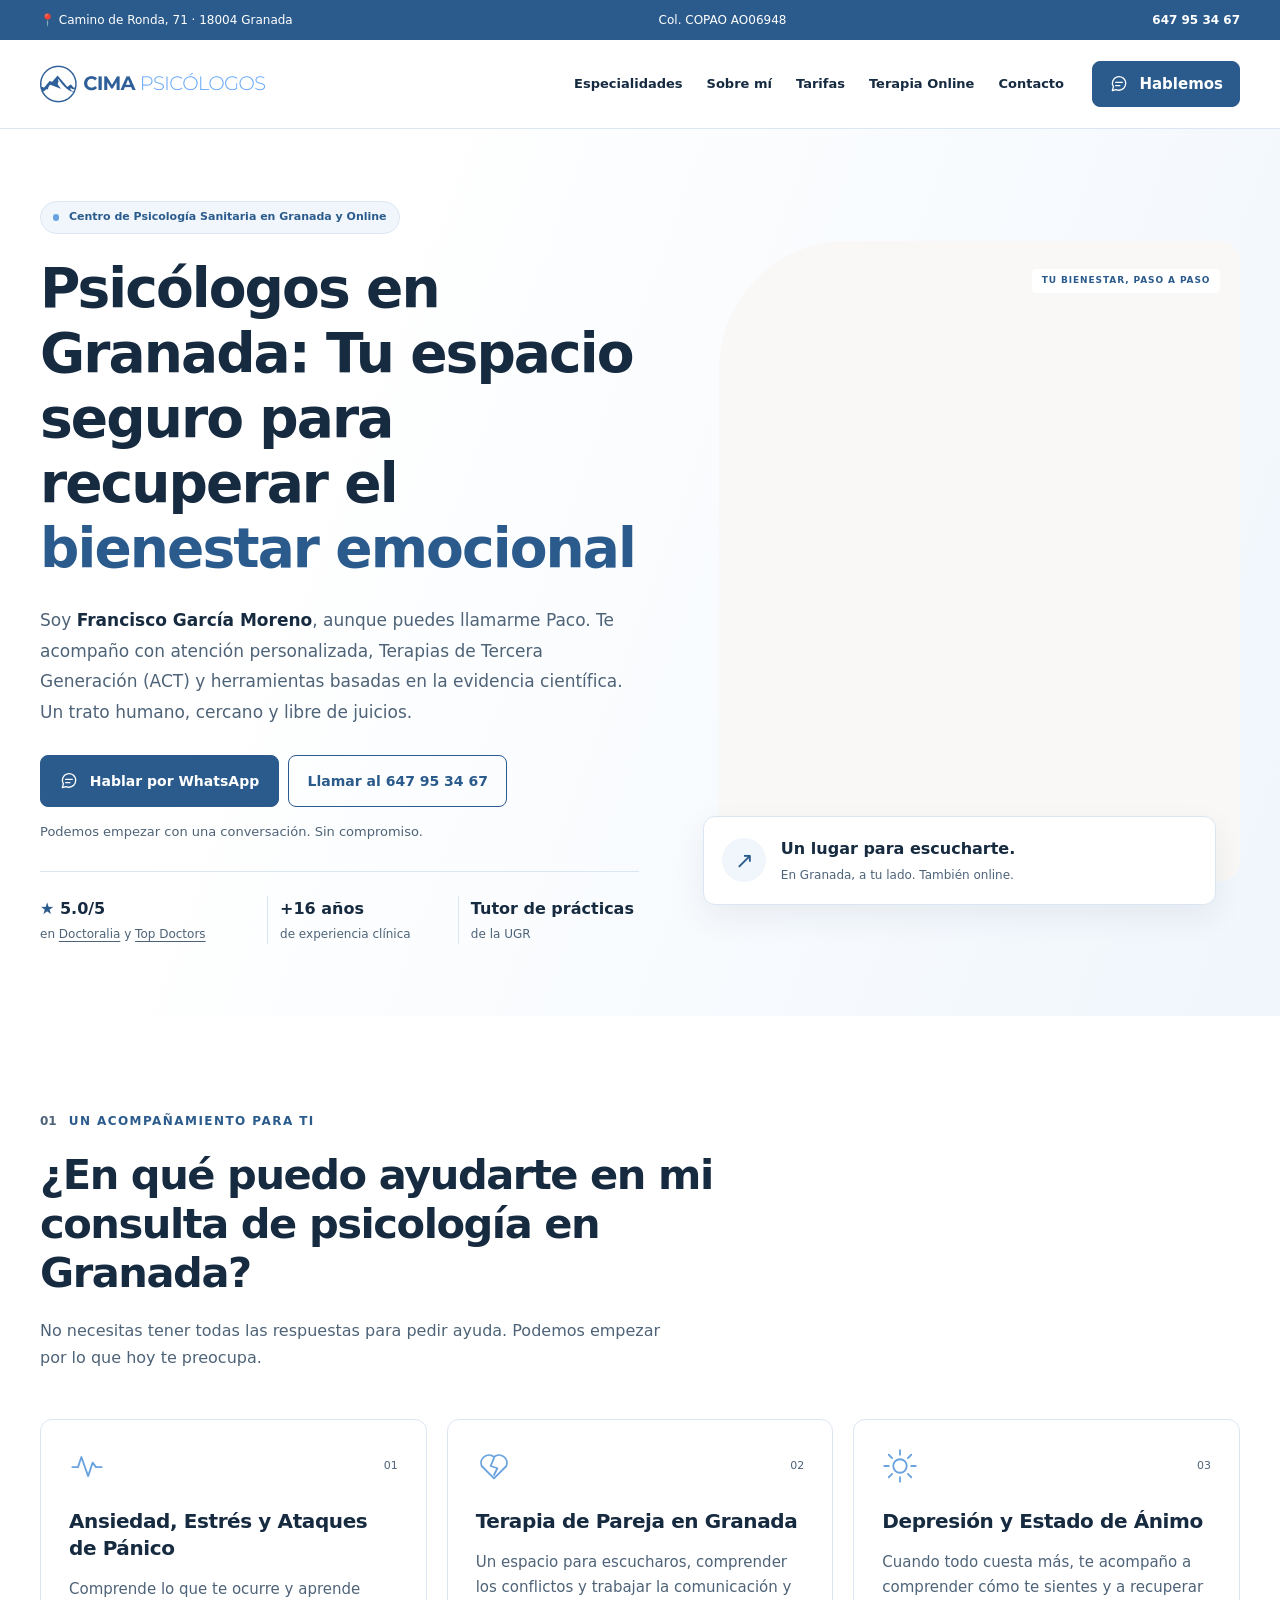
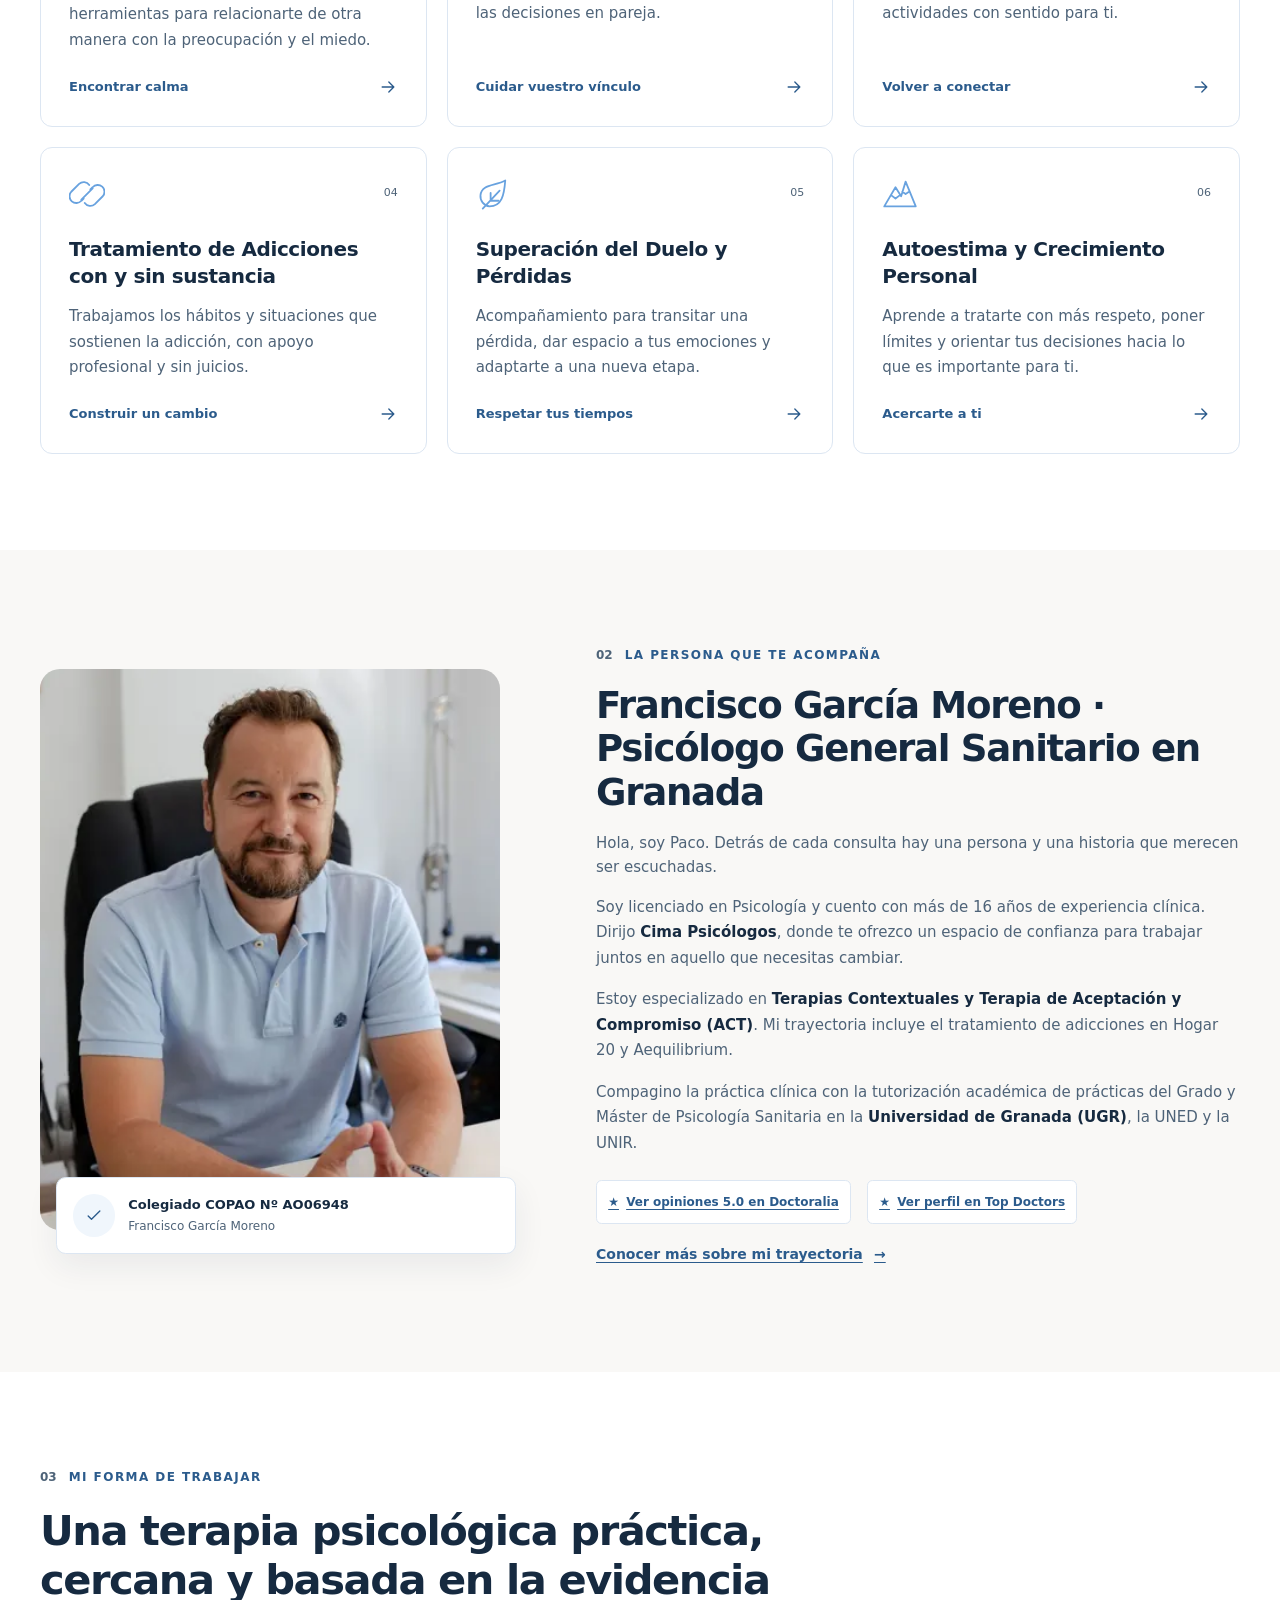
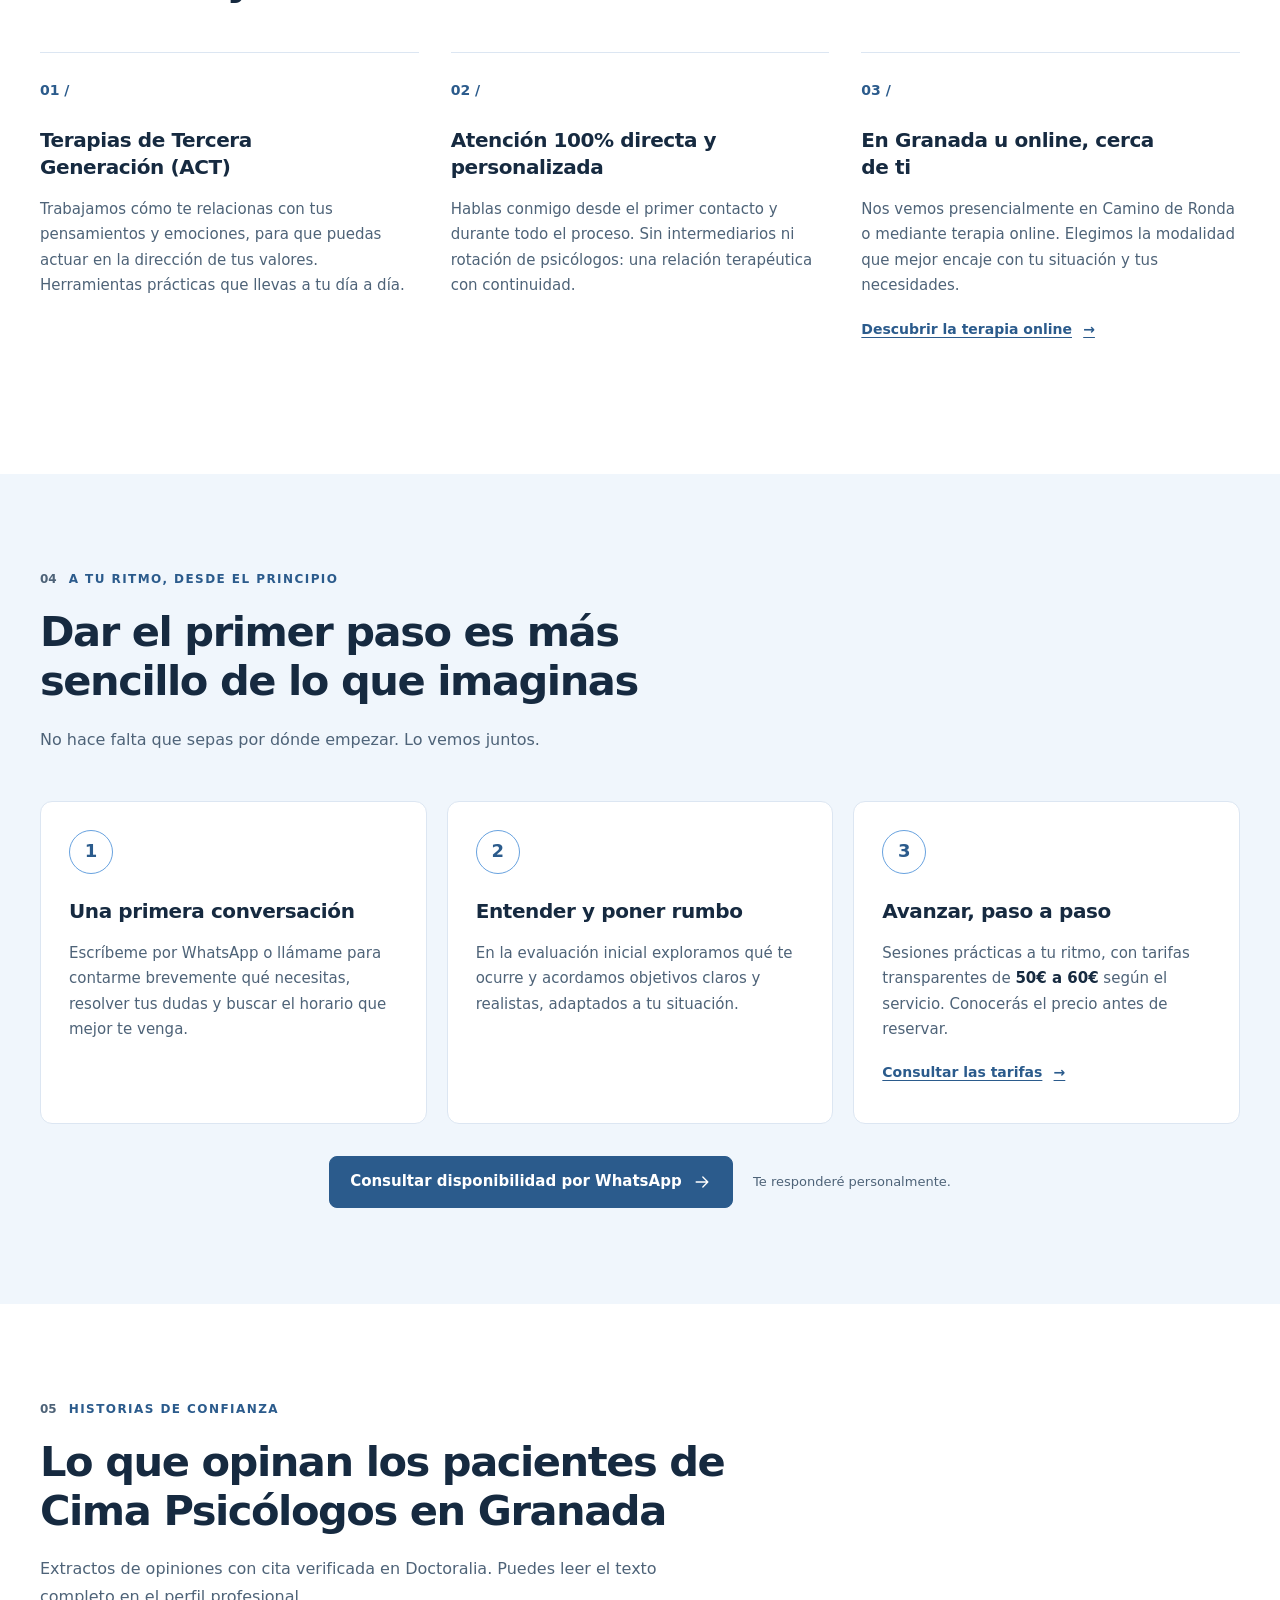
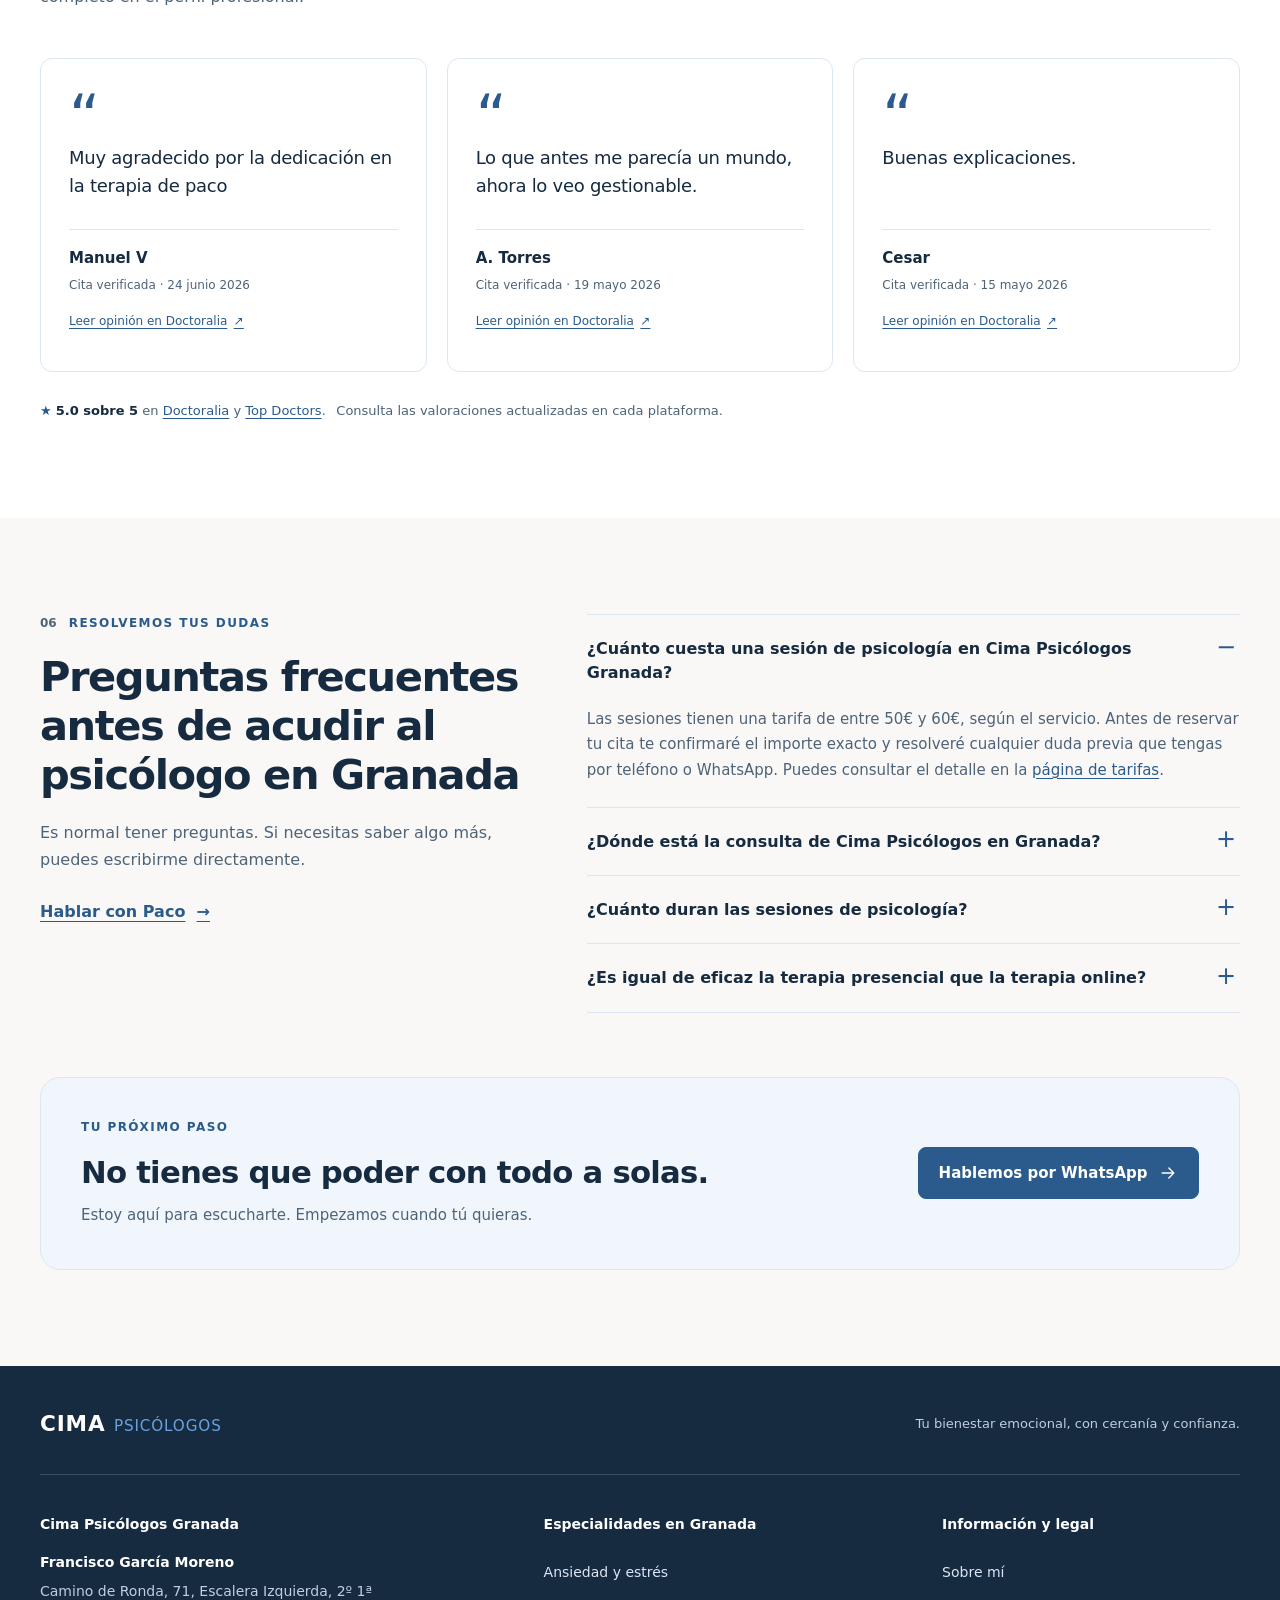
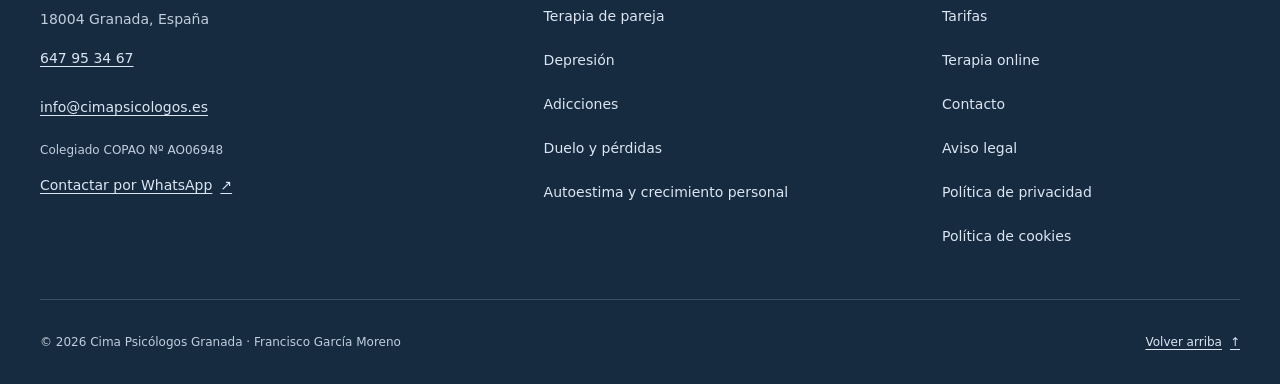
<file: index.html>
<!doctype html>
<html lang="es">
<head>
  <meta charset="utf-8">
  <meta name="viewport" content="width=device-width, initial-scale=1">
  <meta name="color-scheme" content="light">
  <meta name="theme-color" content="#2B5B8C">
  <title>Psicólogo en Granada | Cima Psicólogos - Francisco García Moreno</title>
  <meta name="description" content="Consulta de psicología sanitaria en Granada (Camino de Ronda, 71). Francisco García Moreno (Col. AO06948), especialista en ansiedad, pareja, depresión y adicciones. Pide tu cita presencial en Granada u online.">
  <link rel="icon" href="/favicon.ico" type="image/x-icon">
  <link rel="canonical" href="https://cimapsicologosgranada.es/">
  <meta name="robots" content="index, follow, max-image-preview:large">
  <meta name="author" content="Francisco García Moreno">
  <meta property="og:type" content="website">
  <meta property="og:locale" content="es_ES">
  <meta property="og:site_name" content="Cima Psicólogos Granada">
  <meta property="og:title" content="Psicólogo en Granada | Cima Psicólogos - Francisco García Moreno">
  <meta property="og:description" content="Un espacio seguro para recuperar tu bienestar emocional. Terapia presencial en Granada y online con Francisco García Moreno. Pide tu cita presencial en Granada u online.">
  <meta property="og:url" content="https://cimapsicologosgranada.es/">
  <meta property="og:image" content="https://cimapsicologosgranada.es/assets/img/consulta-social.webp">
  <meta property="og:image:secure_url" content="https://cimapsicologosgranada.es/assets/img/consulta-social.webp">
  <meta property="og:image:type" content="image/webp">
  <meta property="og:image:width" content="1200">
  <meta property="og:image:height" content="900">
  <meta property="og:image:alt" content="Interior de la consulta de Cima Psicólogos en Camino de Ronda, Granada">
  <meta name="twitter:card" content="summary_large_image">
  <meta name="twitter:title" content="Psicólogo en Granada | Cima Psicólogos - Francisco García Moreno">
  <meta name="twitter:description" content="Psicología sanitaria presencial en Granada y online. Atención cercana, personalizada y basada en la evidencia. Pide tu cita presencial en Granada u online.">
  <meta name="twitter:image" content="https://cimapsicologosgranada.es/assets/img/consulta-social.webp">
  <meta name="twitter:image:alt" content="Consulta de Cima Psicólogos Granada">
  <link rel="stylesheet" href="/assets/css/styles.css">
  <!-- El preload coincide con el srcset de la imagen LCP: no duplica descargas. -->
  <link rel="preload" as="image" href="/assets/img/consulta.webp" imagesrcset="/assets/img/consulta-480.webp 480w, /assets/img/consulta-768.webp 768w, /assets/img/consulta.webp 960w" imagesizes="(min-width: 76rem) 500px, (min-width: 52rem) 44vw, calc(100vw - 40px)" fetchpriority="high">
  <!--
    Psychologist no es un tipo del vocabulario Schema.org. MedicalBusiness
    describe una consulta sanitaria sin presentar al psicólogo como médico.
    Las valoraciones externas se muestran en el contenido y se enlazan, sin
    AggregateRating: Google excluye reseñas propias y agregaciones de terceros.
    Las respuestas de FAQPage deben mantenerse idénticas a las visibles.
  -->
  <script type="application/ld+json">
  {
    "@context": "https://schema.org",
    "@graph": [
      {
        "@type": "MedicalBusiness",
        "@id": "https://cimapsicologosgranada.es/#consulta",
        "name": "Cima Psicólogos Granada - Francisco García Moreno",
        "description": "Consulta de psicología sanitaria en Granada y online, dirigida por Francisco García Moreno, colegiado COPAO AO06948.",
        "url": "https://cimapsicologosgranada.es/",
        "logo": "https://cimapsicologosgranada.es/assets/img/logo-cima-psicologos.webp",
        "image": "https://cimapsicologosgranada.es/assets/img/consulta-social.webp",
        "telephone": "+34647953467",
        "email": "info@cimapsicologos.es",
        "priceRange": "50€ - 60€",
        "currenciesAccepted": "EUR",
        "address": {
          "@type": "PostalAddress",
          "streetAddress": "Camino de Ronda, 71, Escalera Izquierda, 2º 1ª",
          "postalCode": "18004",
          "addressLocality": "Granada",
          "addressRegion": "Granada",
          "addressCountry": "ES"
        },
        "geo": {
          "@type": "GeoCoordinates",
          "latitude": 37.1695,
          "longitude": -3.6062
        },
        "areaServed": {
          "@type": "City",
          "name": "Granada"
        },
        "founder": {"@id": "https://cimapsicologosgranada.es/#francisco"},
        "sameAs": [
          "https://www.doctoralia.es/francisco-garcia-moreno/psicologo/granada",
          "https://www.topdoctors.es/doctor/francisco-garcia-moreno/"
        ]
      },
      {
        "@type": "Person",
        "@id": "https://cimapsicologosgranada.es/#francisco",
        "name": "Francisco García Moreno",
        "jobTitle": "Psicólogo General Sanitario",
        "image": "https://cimapsicologosgranada.es/assets/img/francisco-garcia-moreno.webp",
        "worksFor": {"@id": "https://cimapsicologosgranada.es/#consulta"},
        "identifier": {"@type": "PropertyValue", "propertyID": "Colegiado COPAO", "value": "AO06948"},
        "sameAs": [
          "https://www.doctoralia.es/francisco-garcia-moreno/psicologo/granada",
          "https://www.topdoctors.es/doctor/francisco-garcia-moreno/"
        ]
      },
      {
        "@type": "FAQPage",
        "@id": "https://cimapsicologosgranada.es/#preguntas-frecuentes",
        "inLanguage": "es",
        "mainEntity": [
          {
            "@type": "Question",
            "name": "¿Cuánto cuesta una sesión de psicología en Cima Psicólogos Granada?",
            "acceptedAnswer": {
              "@type": "Answer",
              "text": "Las sesiones tienen una tarifa de entre 50€ y 60€, según el servicio. Antes de reservar tu cita te confirmaré el importe exacto y resolveré cualquier duda previa que tengas por teléfono o WhatsApp. Puedes consultar el detalle en la página de tarifas."
            }
          },
          {
            "@type": "Question",
            "name": "¿Dónde está la consulta de Cima Psicólogos en Granada?",
            "acceptedAnswer": {
              "@type": "Answer",
              "text": "La consulta está en Camino de Ronda, 71, Escalera Izquierda, 2º 1ª, 18004 Granada. Puedes llegar en transporte público desde las paradas de Metro Recogidas y Méndez Núñez. Si tienes alguna necesidad de accesibilidad, coméntamela antes de venir para facilitar tu visita."
            }
          },
          {
            "@type": "Question",
            "name": "¿Cuánto duran las sesiones de psicología?",
            "acceptedAnswer": {
              "@type": "Answer",
              "text": "La duración y la frecuencia se acuerdan contigo según el tipo de consulta y tus necesidades. En la toma de contacto te explicaré el tiempo previsto para tu sesión, de modo que puedas organizarte antes de reservar."
            }
          },
          {
            "@type": "Question",
            "name": "¿Es igual de eficaz la terapia presencial que la terapia online?",
            "acceptedAnswer": {
              "@type": "Answer",
              "text": "La terapia online puede ser una opción adecuada para muchos motivos de consulta. La elección depende de tu situación, tus preferencias y la valoración profesional; no existe una modalidad que sea la mejor para todas las personas. En ambos formatos trabajarás directamente conmigo. Para las sesiones online necesitarás conexión a internet y un lugar privado y tranquilo."
            }
          }
        ]
      }
    ]
  }
  </script>
</head>
<body>
  <a class="skip-link" href="#contenido">Saltar al contenido</a>

  <!-- Símbolos propios, locales y decorativos; ninguna librería de iconos. -->
  <svg class="icon-definitions" xmlns="http://www.w3.org/2000/svg" aria-hidden="true" focusable="false">
    <defs>
      <symbol id="icon-arrow" viewBox="0 0 24 24"><path d="M5 12h14m-6-6 6 6-6 6"/></symbol>
      <symbol id="icon-chat" viewBox="0 0 24 24"><path d="M20 11.5a8 8 0 0 1-8 8 9 9 0 0 1-3.5-.8L4 20l1.3-4.5a8 8 0 1 1 14.7-4Z"/><path d="M8 10h8M8 14h5"/></symbol>
      <symbol id="icon-wave" viewBox="0 0 32 32"><path d="M3 17h5l3-9 6 17 4-12 3 4h5"/></symbol>
      <symbol id="icon-heart" viewBox="0 0 32 32"><path d="M16 27 5 16a7 7 0 0 1 11-8 7 7 0 0 1 11 8Z"/><path d="m16 9-3 7 6 2-3 6"/></symbol>
      <symbol id="icon-sun" viewBox="0 0 32 32"><circle cx="16" cy="16" r="6"/><path d="M16 2v4m0 20v4M2 16h4m20 0h4M6 6l3 3m14 14 3 3M6 26l3-3M23 9l3-3"/></symbol>
      <symbol id="icon-link" viewBox="0 0 32 32"><path d="m13 20-2 2a6 6 0 0 1-9-8l7-7a6 6 0 0 1 9 1m1 4 2-2a6 6 0 0 1 9 8l-7 7a6 6 0 0 1-9-1M11 21l10-10"/></symbol>
      <symbol id="icon-leaf" viewBox="0 0 32 32"><path d="M26 4c-1 13-3 23-14 23A9 9 0 0 1 4 17C5 7 17 9 26 4Z"/><path d="M6 29 21 13m-8 9v-7m0 7h7"/></symbol>
      <symbol id="icon-mountain" viewBox="0 0 32 32"><path d="m2 27 10-17 5 8 4-13 9 22ZM8 17l4 3 4-3m2-3 3 2 3-2"/></symbol>
      <symbol id="icon-check" viewBox="0 0 24 24"><path d="m5 12 4 4L19 6"/></symbol>
    </defs>
  </svg>

  <div class="topbar" role="region" aria-label="Datos de contacto de la consulta">
    <div class="container topbar__inner">
      <span class="topbar__address"><span aria-hidden="true">📍</span> Camino de Ronda, 71 · 18004 Granada</span>
      <span class="topbar__registration">Col. COPAO AO06948</span>
      <a href="tel:+34647953467">647 95 34 67</a>
    </div>
  </div>

  <header class="site-header">
    <div class="container header-inner">
      <a class="brand" href="/" aria-label="Cima Psicólogos Granada, inicio">
        <img src="/assets/img/logo-cima-psicologos.webp" alt="Cima Psicólogos Granada" width="225" height="38" decoding="async">
      </a>
      <nav class="desktop-nav" aria-label="Navegación principal">
        <ul class="nav-list">
          <li><a href="#especialidades">Especialidades</a></li>
          <li><a href="/sobre-nosotros/">Sobre mí</a></li>
          <li><a href="/tarifas/">Tarifas</a></li>
          <li><a href="/psicologo-online/">Terapia Online</a></li>
          <li><a href="/contacto/">Contacto</a></li>
        </ul>
      </nav>
      <a class="button button--small header-cta" href="https://wa.me/34647953467?text=Hola%20Paco,%20me%20gustar%C3%ADa%20solicitar%20informaci%C3%B3n%20para%20pedir%20una%20cita">
        <svg class="icon" aria-hidden="true" focusable="false"><use href="#icon-chat"/></svg>
        <span>Hablemos</span>
      </a>
      <!-- Menú nativo: funciona con teclado, lector de pantalla y sin JS. -->
      <details class="mobile-menu">
        <summary>Menú <span class="menu-lines" aria-hidden="true"></span></summary>
        <nav aria-label="Navegación principal móvil">
          <ul>
            <li><a href="#especialidades">Especialidades</a></li>
            <li><a href="/sobre-nosotros/">Sobre mí</a></li>
            <li><a href="/tarifas/">Tarifas</a></li>
            <li><a href="/psicologo-online/">Terapia Online</a></li>
            <li><a href="/contacto/">Contacto</a></li>
          </ul>
          <a class="button" href="https://wa.me/34647953467?text=Hola%20Paco,%20me%20gustar%C3%ADa%20solicitar%20informaci%C3%B3n%20para%20pedir%20una%20cita">Hablar por WhatsApp</a>
          <a class="mobile-menu__phone" href="tel:+34647953467">O llámame al 647 95 34 67</a>
        </nav>
      </details>
    </div>
  </header>

  <main id="contenido" tabindex="-1">
    <section class="hero" aria-labelledby="titulo-principal">
      <div class="container hero-grid">
        <div class="hero-copy">
          <p class="badge"><span class="badge__dot" aria-hidden="true"></span>Centro de Psicología Sanitaria en Granada y Online</p>
          <h1 id="titulo-principal">Psicólogos en Granada: Tu espacio seguro para recuperar el <span>bienestar emocional</span></h1>
          <p class="hero-description">Soy <strong>Francisco García Moreno</strong>, aunque puedes llamarme Paco. Te acompaño con atención personalizada, Terapias de Tercera Generación (ACT) y herramientas basadas en la evidencia científica. Un trato humano, cercano y libre de juicios.</p>
          <div class="button-group">
            <a class="button" href="https://wa.me/34647953467?text=Hola%20Paco,%20me%20gustar%C3%ADa%20solicitar%20informaci%C3%B3n%20para%20pedir%20una%20cita"><svg class="icon" aria-hidden="true" focusable="false"><use href="#icon-chat"/></svg>Hablar por WhatsApp</a>
            <a class="button button--outline" href="tel:+34647953467">Llamar al 647 95 34 67</a>
          </div>
          <p class="hero-note">Podemos empezar con una conversación. Sin compromiso.</p>
          <ul class="trust-list" aria-label="Experiencia y confianza">
            <li><span class="trust-list__value"><span aria-hidden="true">★</span> 5.0/5</span><span>en <a href="https://www.doctoralia.es/francisco-garcia-moreno/psicologo/granada">Doctoralia</a> y <a href="https://www.topdoctors.es/doctor/francisco-garcia-moreno/">Top Doctors</a></span></li>
            <li><span class="trust-list__value">+16 años</span><span>de experiencia clínica</span></li>
            <li><span class="trust-list__value">Tutor de prácticas</span><span>de la UGR</span></li>
          </ul>
        </div>
        <figure class="hero-visual">
          <img class="hero-photo" src="/assets/img/consulta.webp" srcset="/assets/img/consulta-480.webp 480w, /assets/img/consulta-768.webp 768w, /assets/img/consulta.webp 960w" sizes="(min-width: 76rem) 500px, (min-width: 52rem) 44vw, calc(100vw - 40px)" width="960" height="1280" alt="Sillones y escritorio en la consulta de Cima Psicólogos en Camino de Ronda, Granada" fetchpriority="high" loading="eager" decoding="async">
          <figcaption class="hero-caption"><span class="hero-caption__icon" aria-hidden="true">↗</span><span><strong>Un lugar para escucharte.</strong><span>En Granada, a tu lado. También online.</span></span></figcaption>
          <span class="photo-label" aria-hidden="true">TU BIENESTAR, PASO A PASO</span>
        </figure>
      </div>
    </section>

    <section class="section specialties" id="especialidades" aria-labelledby="especialidades-titulo">
      <div class="container">
        <div class="section-heading">
          <p class="eyebrow"><span>01</span> Un acompañamiento para ti</p>
          <h2 id="especialidades-titulo">¿En qué puedo ayudarte en mi consulta de psicología en Granada?</h2>
          <p>No necesitas tener todas las respuestas para pedir ayuda. Podemos empezar por lo que hoy te preocupa.</p>
        </div>
        <div class="specialty-grid">
          <article class="specialty-card">
            <div class="card-top"><svg class="specialty-icon" aria-hidden="true" focusable="false"><use href="#icon-wave"/></svg><span aria-hidden="true">01</span></div>
            <h3><a href="/terapia-ansiedad-granada/">Ansiedad, Estrés y Ataques de Pánico</a></h3>
            <p>Comprende lo que te ocurre y aprende herramientas para relacionarte de otra manera con la preocupación y el miedo.</p>
            <span class="card-link" aria-hidden="true">Encontrar calma <svg class="icon"><use href="#icon-arrow"/></svg></span>
          </article>
          <article class="specialty-card">
            <div class="card-top"><svg class="specialty-icon" aria-hidden="true" focusable="false"><use href="#icon-heart"/></svg><span aria-hidden="true">02</span></div>
            <h3><a href="/terapia-pareja-granada/">Terapia de Pareja en Granada</a></h3>
            <p>Un espacio para escucharos, comprender los conflictos y trabajar la comunicación y las decisiones en pareja.</p>
            <span class="card-link" aria-hidden="true">Cuidar vuestro vínculo <svg class="icon"><use href="#icon-arrow"/></svg></span>
          </article>
          <article class="specialty-card">
            <div class="card-top"><svg class="specialty-icon" aria-hidden="true" focusable="false"><use href="#icon-sun"/></svg><span aria-hidden="true">03</span></div>
            <h3><a href="/tratamiento-depresion-granada/">Depresión y Estado de Ánimo</a></h3>
            <p>Cuando todo cuesta más, te acompaño a comprender cómo te sientes y a recuperar actividades con sentido para ti.</p>
            <span class="card-link" aria-hidden="true">Volver a conectar <svg class="icon"><use href="#icon-arrow"/></svg></span>
          </article>
          <article class="specialty-card">
            <div class="card-top"><svg class="specialty-icon" aria-hidden="true" focusable="false"><use href="#icon-link"/></svg><span aria-hidden="true">04</span></div>
            <h3><a href="/terapia-adicciones-granada/">Tratamiento de Adicciones con y sin sustancia</a></h3>
            <p>Trabajamos los hábitos y situaciones que sostienen la adicción, con apoyo profesional y sin juicios.</p>
            <span class="card-link" aria-hidden="true">Construir un cambio <svg class="icon"><use href="#icon-arrow"/></svg></span>
          </article>
          <article class="specialty-card">
            <div class="card-top"><svg class="specialty-icon" aria-hidden="true" focusable="false"><use href="#icon-leaf"/></svg><span aria-hidden="true">05</span></div>
            <h3><a href="/psicologo-duelo-granada/">Superación del Duelo y Pérdidas</a></h3>
            <p>Acompañamiento para transitar una pérdida, dar espacio a tus emociones y adaptarte a una nueva etapa.</p>
            <span class="card-link" aria-hidden="true">Respetar tus tiempos <svg class="icon"><use href="#icon-arrow"/></svg></span>
          </article>
          <article class="specialty-card">
            <div class="card-top"><svg class="specialty-icon" aria-hidden="true" focusable="false"><use href="#icon-mountain"/></svg><span aria-hidden="true">06</span></div>
            <h3><a href="/psicologo-autoestima-granada/">Autoestima y Crecimiento Personal</a></h3>
            <p>Aprende a tratarte con más respeto, poner límites y orientar tus decisiones hacia lo que es importante para ti.</p>
            <span class="card-link" aria-hidden="true">Acercarte a ti <svg class="icon"><use href="#icon-arrow"/></svg></span>
          </article>
        </div>
      </div>
    </section>

    <section class="section about" id="sobre-mi" aria-labelledby="sobre-mi-titulo">
      <div class="container about-grid">
        <figure class="portrait">
          <img src="/assets/img/francisco-garcia-moreno.webp" srcset="/assets/img/francisco-garcia-moreno-480.webp 480w, /assets/img/francisco-garcia-moreno.webp 800w" sizes="(min-width: 76rem) 460px, (min-width: 52rem) 42vw, calc(100vw - 40px)" width="800" height="800" alt="Francisco García Moreno, psicólogo de Cima Psicólogos Granada, sentado en su consulta" loading="lazy" decoding="async">
          <figcaption class="credential"><span class="credential__seal" aria-hidden="true"><svg class="icon"><use href="#icon-check"/></svg></span><span><strong>Colegiado COPAO Nº AO06948</strong><span>Francisco García Moreno</span></span></figcaption>
        </figure>
        <div class="about-copy">
          <p class="eyebrow"><span>02</span> La persona que te acompaña</p>
          <h2 id="sobre-mi-titulo">Francisco García Moreno · Psicólogo General Sanitario en Granada</h2>
          <p class="about-intro">Hola, soy Paco. Detrás de cada consulta hay una persona y una historia que merecen ser escuchadas.</p>
          <p>Soy licenciado en Psicología y cuento con más de 16 años de experiencia clínica. Dirijo <strong>Cima Psicólogos</strong>, donde te ofrezco un espacio de confianza para trabajar juntos en aquello que necesitas cambiar.</p>
          <p>Estoy especializado en <strong>Terapias Contextuales y Terapia de Aceptación y Compromiso (ACT)</strong>. Mi trayectoria incluye el tratamiento de adicciones en Hogar 20 y Aequilibrium.</p>
          <p>Compagino la práctica clínica con la tutorización académica de prácticas del Grado y Máster de Psicología Sanitaria en la <strong>Universidad de Granada (UGR)</strong>, la UNED y la UNIR.</p>
          <div class="profile-links" aria-label="Perfiles profesionales externos">
            <a href="https://www.doctoralia.es/francisco-garcia-moreno/psicologo/granada"><span aria-hidden="true">★</span> Ver opiniones 5.0 en Doctoralia</a>
            <a href="https://www.topdoctors.es/doctor/francisco-garcia-moreno/"><span aria-hidden="true">★</span> Ver perfil en Top Doctors</a>
          </div>
          <a class="text-link" href="/sobre-nosotros/">Conocer más sobre mi trayectoria <span aria-hidden="true">→</span></a>
        </div>
      </div>
    </section>

    <section class="section methodology" aria-labelledby="metodologia-titulo">
      <div class="container">
        <div class="section-heading section-heading--wide">
          <p class="eyebrow"><span>03</span> Mi forma de trabajar</p>
          <h2 id="metodologia-titulo">Una terapia psicológica práctica, cercana y basada en la evidencia</h2>
        </div>
        <div class="three-grid pillars">
          <article class="pillar"><span class="pillar__number" aria-hidden="true">01 /</span><h3>Terapias de Tercera Generación (ACT)</h3><p>Trabajamos cómo te relacionas con tus pensamientos y emociones, para que puedas actuar en la dirección de tus valores. Herramientas prácticas que llevas a tu día a día.</p></article>
          <article class="pillar"><span class="pillar__number" aria-hidden="true">02 /</span><h3>Atención 100% directa y personalizada</h3><p>Hablas conmigo desde el primer contacto y durante todo el proceso. Sin intermediarios ni rotación de psicólogos: una relación terapéutica con continuidad.</p></article>
          <article class="pillar"><span class="pillar__number" aria-hidden="true">03 /</span><h3>En Granada u online, cerca de ti</h3><p>Nos vemos presencialmente en Camino de Ronda o mediante terapia online. Elegimos la modalidad que mejor encaje con tu situación y tus necesidades.</p><a class="text-link" href="/psicologo-online/">Descubrir la terapia online <span aria-hidden="true">→</span></a></article>
        </div>
      </div>
    </section>

    <section class="section first-steps" id="como-empezar" aria-labelledby="empezar-titulo">
      <div class="container">
        <div class="section-heading">
          <p class="eyebrow"><span>04</span> A tu ritmo, desde el principio</p>
          <h2 id="empezar-titulo">Dar el primer paso es más sencillo de lo que imaginas</h2>
          <p>No hace falta que sepas por dónde empezar. Lo vemos juntos.</p>
        </div>
        <ol class="three-grid steps">
          <li><span class="step-number" aria-hidden="true">1</span><h3>Una primera conversación</h3><p>Escríbeme por WhatsApp o llámame para contarme brevemente qué necesitas, resolver tus dudas y buscar el horario que mejor te venga.</p></li>
          <li><span class="step-number" aria-hidden="true">2</span><h3>Entender y poner rumbo</h3><p>En la evaluación inicial exploramos qué te ocurre y acordamos objetivos claros y realistas, adaptados a tu situación.</p></li>
          <li><span class="step-number" aria-hidden="true">3</span><h3>Avanzar, paso a paso</h3><p>Sesiones prácticas a tu ritmo, con tarifas transparentes de <strong>50€ a 60€</strong> según el servicio. Conocerás el precio antes de reservar.</p><a class="text-link" href="/tarifas/">Consultar las tarifas <span aria-hidden="true">→</span></a></li>
        </ol>
        <div class="steps-cta"><a class="button" href="https://wa.me/34647953467?text=Hola%20Paco,%20me%20gustar%C3%ADa%20solicitar%20informaci%C3%B3n%20para%20pedir%20una%20cita">Consultar disponibilidad por WhatsApp <svg class="icon" aria-hidden="true" focusable="false"><use href="#icon-arrow"/></svg></a><span>Te responderé personalmente.</span></div>
      </div>
    </section>

    <section class="section reviews" id="opiniones" aria-labelledby="opiniones-titulo">
      <div class="container">
        <div class="section-heading">
          <p class="eyebrow"><span>05</span> Historias de confianza</p>
          <h2 id="opiniones-titulo">Lo que opinan los pacientes de Cima Psicólogos en Granada</h2>
          <p>Extractos de opiniones con cita verificada en Doctoralia. Puedes leer el texto completo en el perfil profesional.</p>
        </div>
        <!-- Extractos literales breves, no testimonios inventados ni promesas de resultados. -->
        <div class="three-grid review-grid">
          <figure class="review-card"><span class="review-quote" aria-hidden="true">“</span><blockquote cite="https://www.doctoralia.es/francisco-garcia-moreno/psicologo/granada"><p>Muy agradecido por la dedicación en la terapia de paco</p></blockquote><figcaption><strong>Manuel V</strong><span>Cita verificada · <time datetime="2026-06-24">24 junio 2026</time></span></figcaption><a class="review-source" href="https://www.doctoralia.es/francisco-garcia-moreno/psicologo/granada#profile-reviews">Leer opinión en Doctoralia <span class="sr-only">de Manuel V</span><span aria-hidden="true">↗</span></a></figure>
          <figure class="review-card"><span class="review-quote" aria-hidden="true">“</span><blockquote cite="https://www.doctoralia.es/francisco-garcia-moreno/psicologo/granada"><p>Lo que antes me parecía un mundo, ahora lo veo gestionable.</p></blockquote><figcaption><strong>A. Torres</strong><span>Cita verificada · <time datetime="2026-05-19">19 mayo 2026</time></span></figcaption><a class="review-source" href="https://www.doctoralia.es/francisco-garcia-moreno/psicologo/granada#profile-reviews">Leer opinión en Doctoralia <span class="sr-only">de A. Torres</span><span aria-hidden="true">↗</span></a></figure>
          <figure class="review-card"><span class="review-quote" aria-hidden="true">“</span><blockquote cite="https://www.doctoralia.es/francisco-garcia-moreno/psicologo/granada"><p>Buenas explicaciones.</p></blockquote><figcaption><strong>Cesar</strong><span>Cita verificada · <time datetime="2026-05-15">15 mayo 2026</time></span></figcaption><a class="review-source" href="https://www.doctoralia.es/francisco-garcia-moreno/psicologo/granada#profile-reviews">Leer opinión en Doctoralia <span class="sr-only">de Cesar</span><span aria-hidden="true">↗</span></a></figure>
        </div>
        <p class="review-summary"><span aria-hidden="true">★</span> <strong>5.0 sobre 5</strong> en <a href="https://www.doctoralia.es/francisco-garcia-moreno/psicologo/granada">Doctoralia</a> y <a href="https://www.topdoctors.es/doctor/francisco-garcia-moreno/">Top Doctors</a>. <span>Consulta las valoraciones actualizadas en cada plataforma.</span></p>
      </div>
    </section>

    <section class="section faq-section" id="preguntas-frecuentes" aria-labelledby="faq-titulo">
      <div class="container faq-grid">
        <div class="faq-intro"><p class="eyebrow"><span>06</span> Resolvemos tus dudas</p><h2 id="faq-titulo">Preguntas frecuentes antes de acudir al psicólogo en Granada</h2><p>Es normal tener preguntas. Si necesitas saber algo más, puedes escribirme directamente.</p><a class="text-link" href="https://wa.me/34647953467?text=Hola%20Paco,%20me%20gustar%C3%ADa%20solicitar%20informaci%C3%B3n%20para%20pedir%20una%20cita">Hablar con Paco <span aria-hidden="true">→</span></a></div>
        <div class="faq-list">
          <details open><summary>¿Cuánto cuesta una sesión de psicología en Cima Psicólogos Granada?</summary><div class="faq-answer"><p>Las sesiones tienen una tarifa de entre 50€ y 60€, según el servicio. Antes de reservar tu cita te confirmaré el importe exacto y resolveré cualquier duda previa que tengas por teléfono o WhatsApp. Puedes consultar el detalle en la <a href="/tarifas/">página de tarifas</a>.</p></div></details>
          <details><summary>¿Dónde está la consulta de Cima Psicólogos en Granada?</summary><div class="faq-answer"><p>La consulta está en Camino de Ronda, 71, Escalera Izquierda, 2º 1ª, 18004 Granada. Puedes llegar en transporte público desde las paradas de Metro Recogidas y Méndez Núñez. Si tienes alguna necesidad de accesibilidad, coméntamela antes de venir para facilitar tu visita.</p></div></details>
          <details><summary>¿Cuánto duran las sesiones de psicología?</summary><div class="faq-answer"><p>La duración y la frecuencia se acuerdan contigo según el tipo de consulta y tus necesidades. En la toma de contacto te explicaré el tiempo previsto para tu sesión, de modo que puedas organizarte antes de reservar.</p></div></details>
          <details><summary>¿Es igual de eficaz la terapia presencial que la terapia online?</summary><div class="faq-answer"><p>La terapia online puede ser una opción adecuada para muchos motivos de consulta. La elección depende de tu situación, tus preferencias y la valoración profesional; no existe una modalidad que sea la mejor para todas las personas. En ambos formatos trabajarás directamente conmigo. Para las sesiones online necesitarás conexión a internet y un lugar privado y tranquilo.</p></div></details>
        </div>
      </div>
      <div class="container"><div class="contact-banner"><div><p class="eyebrow">Tu próximo paso</p><p class="contact-banner__title">No tienes que poder con todo a solas.</p><p>Estoy aquí para escucharte. Empezamos cuando tú quieras.</p></div><a class="button" href="https://wa.me/34647953467?text=Hola%20Paco,%20me%20gustar%C3%ADa%20solicitar%20informaci%C3%B3n%20para%20pedir%20una%20cita">Hablemos por WhatsApp <svg class="icon" aria-hidden="true" focusable="false"><use href="#icon-arrow"/></svg></a></div></div>
    </section>
  </main>

  <footer class="site-footer">
    <div class="container">
      <div class="footer-brand-row"><a class="footer-brand" href="/">CIMA <span>PSICÓLOGOS</span></a><p>Tu bienestar emocional, con cercanía y confianza.</p></div>
      <div class="footer-grid">
        <div><h2 class="footer-title">Cima Psicólogos Granada</h2><address><strong>Francisco García Moreno</strong><span>Camino de Ronda, 71, Escalera Izquierda, 2º 1ª</span><span>18004 Granada, España</span><a href="tel:+34647953467">647 95 34 67</a><a href="mailto:info@cimapsicologos.es">info@cimapsicologos.es</a></address><p class="footer-registration">Colegiado COPAO Nº AO06948</p><a class="footer-contact" href="https://wa.me/34647953467?text=Hola%20Paco,%20me%20gustar%C3%ADa%20solicitar%20informaci%C3%B3n%20para%20pedir%20una%20cita">Contactar por WhatsApp <span aria-hidden="true">↗</span></a></div>
        <nav aria-labelledby="footer-especialidades"><h2 class="footer-title" id="footer-especialidades">Especialidades en Granada</h2><ul><li><a href="/terapia-ansiedad-granada/">Ansiedad y estrés</a></li><li><a href="/terapia-pareja-granada/">Terapia de pareja</a></li><li><a href="/tratamiento-depresion-granada/">Depresión</a></li><li><a href="/terapia-adicciones-granada/">Adicciones</a></li><li><a href="/psicologo-duelo-granada/">Duelo y pérdidas</a></li><li><a href="/psicologo-autoestima-granada/">Autoestima y crecimiento personal</a></li></ul></nav>
        <nav aria-labelledby="footer-informacion"><h2 class="footer-title" id="footer-informacion">Información y legal</h2><ul><li><a href="/sobre-nosotros/">Sobre mí</a></li><li><a href="/tarifas/">Tarifas</a></li><li><a href="/psicologo-online/">Terapia online</a></li><li><a href="/contacto/">Contacto</a></li><li><a href="/aviso-legal/">Aviso legal</a></li><li><a href="/politica-de-privacidad/">Política de privacidad</a></li><li><a href="/politica-de-cookies/">Política de cookies</a></li></ul></nav>
      </div>
      <div class="footer-bottom"><p>© 2026 Cima Psicólogos Granada · Francisco García Moreno</p><a href="#contenido">Volver arriba <span aria-hidden="true">↑</span></a></div>
    </div>
  </footer>
</body>
</html>
</file>
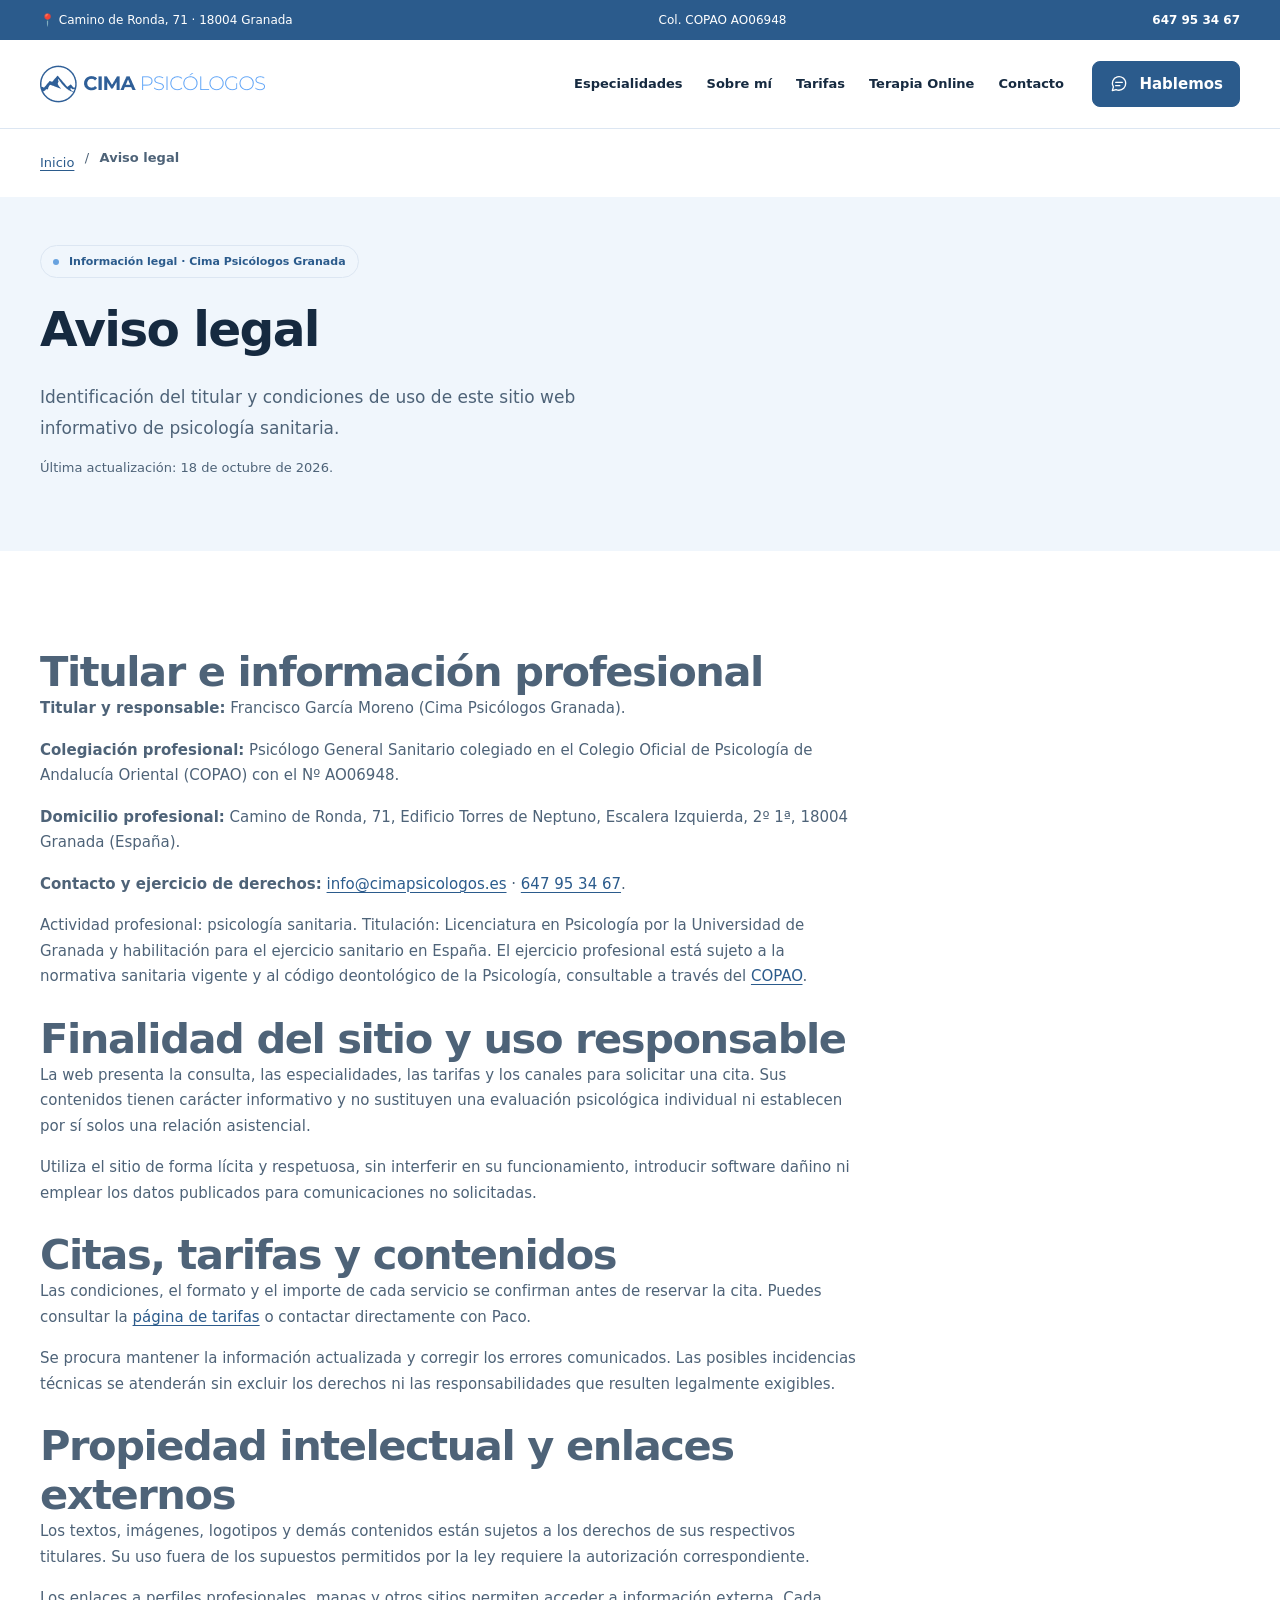
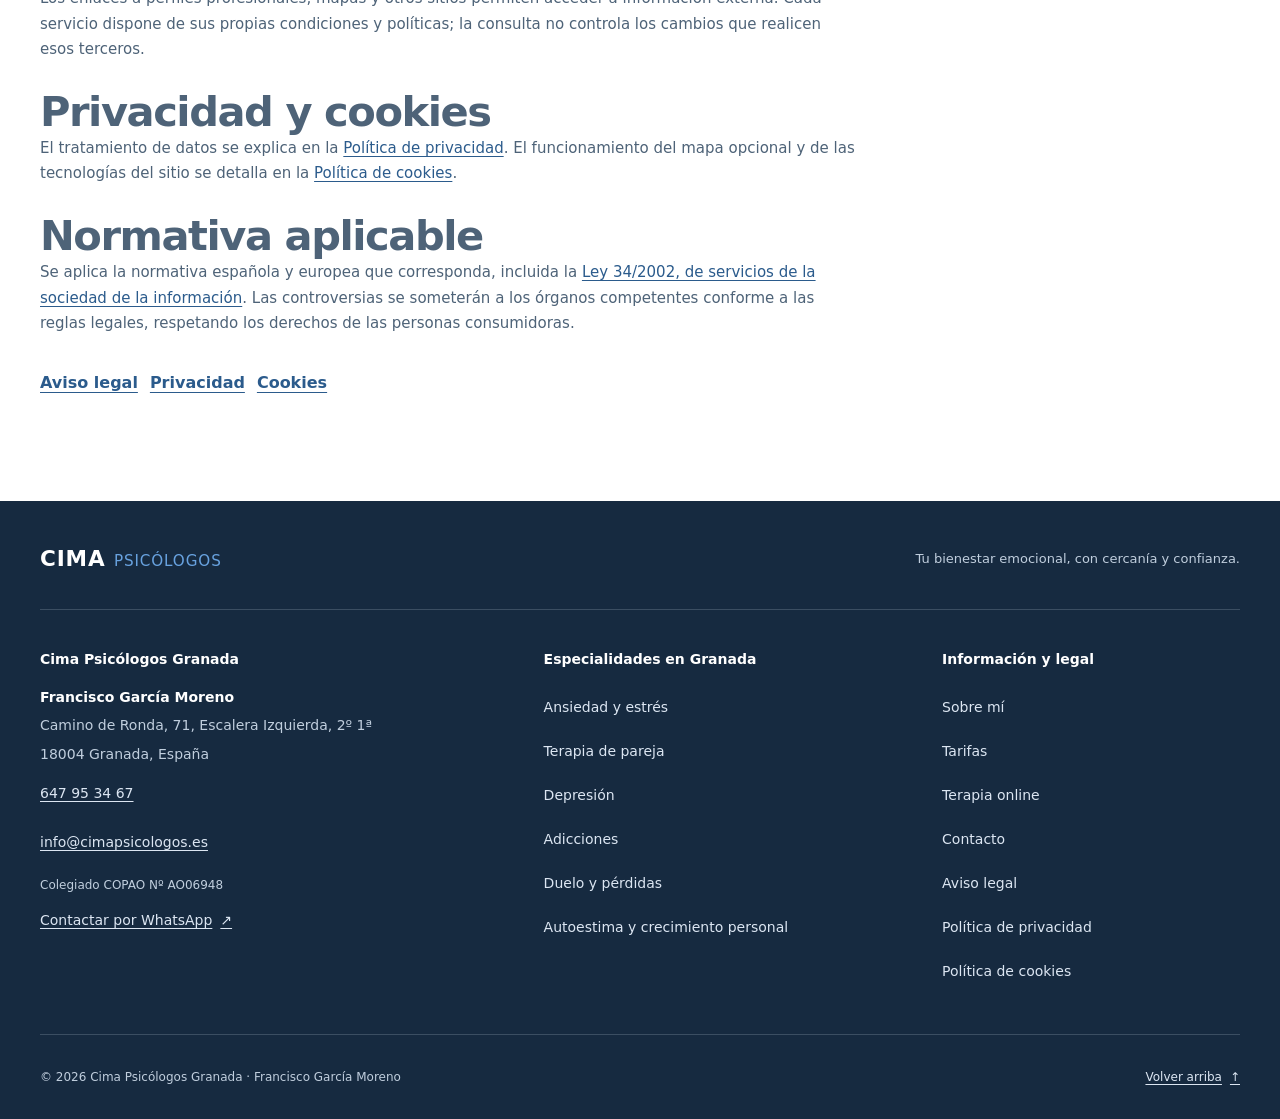
<file: aviso-legal/index.html>
<!doctype html>
<html lang="es">
<head>
  <meta charset="utf-8">
  <meta name="viewport" content="width=device-width, initial-scale=1">
  <meta name="color-scheme" content="light">
  <meta name="theme-color" content="#2B5B8C">
  <title>Aviso Legal | Cima Psicólogos Granada - Paco García</title>
  <meta name="description" content="Datos del titular, información profesional y condiciones de uso del sitio web de Cima Psicólogos Granada, Francisco García Moreno, colegiado COPAO AO06948.">
  <link rel="canonical" href="https://cimapsicologosgranada.es/aviso-legal/">
  <meta name="robots" content="noindex, follow">
  <meta name="author" content="Francisco García Moreno">
  <meta property="og:type" content="website">
  <meta property="og:locale" content="es_ES">
  <meta property="og:site_name" content="Cima Psicólogos Granada">
  <meta property="og:title" content="Aviso Legal | Cima Psicólogos Granada - Paco García">
  <meta property="og:description" content="Datos del titular, información profesional y condiciones de uso del sitio web de Cima Psicólogos Granada, Francisco García Moreno, colegiado COPAO AO06948.">
  <meta property="og:url" content="https://cimapsicologosgranada.es/aviso-legal/">
  <meta property="og:image" content="https://cimapsicologosgranada.es/assets/img/consulta-social.webp">
  <meta property="og:image:secure_url" content="https://cimapsicologosgranada.es/assets/img/consulta-social.webp">
  <meta property="og:image:type" content="image/webp">
  <meta property="og:image:width" content="1200">
  <meta property="og:image:height" content="900">
  <meta property="og:image:alt" content="Interior de la consulta de Cima Psicólogos en Camino de Ronda, Granada">
  <meta name="twitter:card" content="summary_large_image">
  <meta name="twitter:title" content="Aviso Legal | Cima Psicólogos Granada - Paco García">
  <meta name="twitter:description" content="Datos del titular, información profesional y condiciones de uso del sitio web de Cima Psicólogos Granada, Francisco García Moreno, colegiado COPAO AO06948.">
  <meta name="twitter:image" content="https://cimapsicologosgranada.es/assets/img/consulta-social.webp">
  <meta name="twitter:image:alt" content="Consulta de Cima Psicólogos Granada">
  <link rel="icon" href="/favicon.ico" type="image/x-icon">
  <link rel="stylesheet" href="/assets/css/styles.css">
  <!-- Las entidades conservan los mismos identificadores que la página de inicio. -->
  <script type="application/ld+json">
{
  "@context": "https://schema.org",
  "@graph": [
    {
      "@type": "BreadcrumbList",
      "@id": "https://cimapsicologosgranada.es/aviso-legal/#migas-de-pan",
      "itemListElement": [
        {
          "@type": "ListItem",
          "position": 1,
          "name": "Inicio",
          "item": "https://cimapsicologosgranada.es/"
        },
        {
          "@type": "ListItem",
          "position": 2,
          "name": "Aviso legal",
          "item": "https://cimapsicologosgranada.es/aviso-legal/"
        }
      ]
    },
    {
      "@type": "WebPage",
      "@id": "https://cimapsicologosgranada.es/aviso-legal/#pagina",
      "url": "https://cimapsicologosgranada.es/aviso-legal/",
      "name": "Aviso Legal | Cima Psicólogos Granada - Paco García",
      "description": "Datos del titular, información profesional y condiciones de uso del sitio web de Cima Psicólogos Granada, Francisco García Moreno, colegiado COPAO AO06948.",
      "inLanguage": "es",
      "breadcrumb": {
        "@id": "https://cimapsicologosgranada.es/aviso-legal/#migas-de-pan"
      }
    }
  ]
}
  </script>
</head>
<body>
  <a class="skip-link" href="#contenido">Saltar al contenido</a>

  <!-- Símbolos propios, locales y decorativos; ninguna librería de iconos. -->
  <svg class="icon-definitions" xmlns="http://www.w3.org/2000/svg" aria-hidden="true" focusable="false">
    <defs>
      <symbol id="icon-arrow" viewBox="0 0 24 24"><path d="M5 12h14m-6-6 6 6-6 6"/></symbol>
      <symbol id="icon-chat" viewBox="0 0 24 24"><path d="M20 11.5a8 8 0 0 1-8 8 9 9 0 0 1-3.5-.8L4 20l1.3-4.5a8 8 0 1 1 14.7-4Z"/><path d="M8 10h8M8 14h5"/></symbol>
      <symbol id="icon-wave" viewBox="0 0 32 32"><path d="M3 17h5l3-9 6 17 4-12 3 4h5"/></symbol>
      <symbol id="icon-heart" viewBox="0 0 32 32"><path d="M16 27 5 16a7 7 0 0 1 11-8 7 7 0 0 1 11 8Z"/><path d="m16 9-3 7 6 2-3 6"/></symbol>
      <symbol id="icon-sun" viewBox="0 0 32 32"><circle cx="16" cy="16" r="6"/><path d="M16 2v4m0 20v4M2 16h4m20 0h4M6 6l3 3m14 14 3 3M6 26l3-3M23 9l3-3"/></symbol>
      <symbol id="icon-link" viewBox="0 0 32 32"><path d="m13 20-2 2a6 6 0 0 1-9-8l7-7a6 6 0 0 1 9 1m1 4 2-2a6 6 0 0 1 9 8l-7 7a6 6 0 0 1-9-1M11 21l10-10"/></symbol>
      <symbol id="icon-leaf" viewBox="0 0 32 32"><path d="M26 4c-1 13-3 23-14 23A9 9 0 0 1 4 17C5 7 17 9 26 4Z"/><path d="M6 29 21 13m-8 9v-7m0 7h7"/></symbol>
      <symbol id="icon-mountain" viewBox="0 0 32 32"><path d="m2 27 10-17 5 8 4-13 9 22ZM8 17l4 3 4-3m2-3 3 2 3-2"/></symbol>
      <symbol id="icon-check" viewBox="0 0 24 24"><path d="m5 12 4 4L19 6"/></symbol>
    </defs>
  </svg>

  <div class="topbar" role="region" aria-label="Datos de contacto de la consulta">
    <div class="container topbar__inner">
      <span class="topbar__address"><span aria-hidden="true">📍</span> Camino de Ronda, 71 · 18004 Granada</span>
      <span class="topbar__registration">Col. COPAO AO06948</span>
      <a href="tel:+34647953467">647 95 34 67</a>
    </div>
  </div>

  <header class="site-header">
    <div class="container header-inner">
      <a class="brand" href="/" aria-label="Cima Psicólogos Granada, inicio">
        <img src="/assets/img/logo-cima-psicologos.webp" alt="Cima Psicólogos Granada" width="225" height="38" decoding="async">
      </a>
      <nav class="desktop-nav" aria-label="Navegación principal">
        <ul class="nav-list">
          <li><a href="/#especialidades">Especialidades</a></li>
          <li><a href="/sobre-nosotros/">Sobre mí</a></li>
          <li><a href="/tarifas/">Tarifas</a></li>
          <li><a href="/psicologo-online/">Terapia Online</a></li>
          <li><a href="/contacto/">Contacto</a></li>
        </ul>
      </nav>
      <a class="button button--small header-cta" href="https://wa.me/34647953467?text=Hola%20Paco,%20me%20gustar%C3%ADa%20solicitar%20informaci%C3%B3n%20para%20pedir%20una%20cita">
        <svg class="icon" aria-hidden="true" focusable="false"><use href="#icon-chat"/></svg>
        <span>Hablemos</span>
      </a>
      <!-- Menú nativo: funciona con teclado, lector de pantalla y sin JS. -->
      <details class="mobile-menu">
        <summary>Menú <span class="menu-lines" aria-hidden="true"></span></summary>
        <nav aria-label="Navegación principal móvil">
          <ul>
            <li><a href="/#especialidades">Especialidades</a></li>
            <li><a href="/sobre-nosotros/">Sobre mí</a></li>
            <li><a href="/tarifas/">Tarifas</a></li>
            <li><a href="/psicologo-online/">Terapia Online</a></li>
            <li><a href="/contacto/">Contacto</a></li>
          </ul>
          <a class="button" href="https://wa.me/34647953467?text=Hola%20Paco,%20me%20gustar%C3%ADa%20solicitar%20informaci%C3%B3n%20para%20pedir%20una%20cita">Hablar por WhatsApp</a>
          <a class="mobile-menu__phone" href="tel:+34647953467">O llámame al 647 95 34 67</a>
        </nav>
      </details>
    </div>
  </header>

  <main id="contenido" tabindex="-1">
    <nav aria-label="Migas de pan" class="container breadcrumbs"><ol><li><a href="/">Inicio</a></li><li><span aria-current="page">Aviso legal</span></li></ol></nav>
    <section class="page-hero" aria-labelledby="legal-titulo"><div class="container"><p class="badge"><span class="badge__dot" aria-hidden="true"></span>Información legal · Cima Psicólogos Granada</p><h1 id="legal-titulo">Aviso legal</h1><p class="hero-description">Identificación del titular y condiciones de uso de este sitio web informativo de psicología sanitaria.</p><p class="hero-note">Última actualización: <time datetime="2026-10-18">18 de octubre de 2026</time>.</p></div></section>
    <div class="section"><div class="container"><div class="section-heading--wide">
        <section class="faq-answer" aria-labelledby="aviso-legal-1">
          <h2 id="aviso-legal-1">Titular e información profesional</h2>
          <p><strong>Titular y responsable:</strong> Francisco García Moreno (Cima Psicólogos Granada).</p>
          <p><strong>Colegiación profesional:</strong> Psicólogo General Sanitario colegiado en el Colegio Oficial de Psicología de Andalucía Oriental (COPAO) con el Nº AO06948.</p>
          <p><strong>Domicilio profesional:</strong> Camino de Ronda, 71, Edificio Torres de Neptuno, Escalera Izquierda, 2º 1ª, 18004 Granada (España).</p>
          <p><strong>Contacto y ejercicio de derechos:</strong> <a href="mailto:info@cimapsicologos.es">info@cimapsicologos.es</a> · <a href="tel:+34647953467">647 95 34 67</a>.</p>
          <p>Actividad profesional: psicología sanitaria. Titulación: Licenciatura en Psicología por la Universidad de Granada y habilitación para el ejercicio sanitario en España. El ejercicio profesional está sujeto a la normativa sanitaria vigente y al código deontológico de la Psicología, consultable a través del <a href="https://www.copao.com/">COPAO</a>.</p>
        </section>
        <section class="faq-answer" aria-labelledby="aviso-legal-2"><h2 id="aviso-legal-2">Finalidad del sitio y uso responsable</h2><p>La web presenta la consulta, las especialidades, las tarifas y los canales para solicitar una cita. Sus contenidos tienen carácter informativo y no sustituyen una evaluación psicológica individual ni establecen por sí solos una relación asistencial.</p><p>Utiliza el sitio de forma lícita y respetuosa, sin interferir en su funcionamiento, introducir software dañino ni emplear los datos publicados para comunicaciones no solicitadas.</p></section>
        <section class="faq-answer" aria-labelledby="aviso-legal-3"><h2 id="aviso-legal-3">Citas, tarifas y contenidos</h2><p>Las condiciones, el formato y el importe de cada servicio se confirman antes de reservar la cita. Puedes consultar la <a href="/tarifas/">página de tarifas</a> o contactar directamente con Paco.</p><p>Se procura mantener la información actualizada y corregir los errores comunicados. Las posibles incidencias técnicas se atenderán sin excluir los derechos ni las responsabilidades que resulten legalmente exigibles.</p></section>
        <section class="faq-answer" aria-labelledby="aviso-legal-4"><h2 id="aviso-legal-4">Propiedad intelectual y enlaces externos</h2><p>Los textos, imágenes, logotipos y demás contenidos están sujetos a los derechos de sus respectivos titulares. Su uso fuera de los supuestos permitidos por la ley requiere la autorización correspondiente.</p><p>Los enlaces a perfiles profesionales, mapas y otros sitios permiten acceder a información externa. Cada servicio dispone de sus propias condiciones y políticas; la consulta no controla los cambios que realicen esos terceros.</p></section>
        <section class="faq-answer" aria-labelledby="aviso-legal-5"><h2 id="aviso-legal-5">Privacidad y cookies</h2><p>El tratamiento de datos se explica en la <a href="/politica-de-privacidad/">Política de privacidad</a>. El funcionamiento del mapa opcional y de las tecnologías del sitio se detalla en la <a href="/politica-de-cookies/">Política de cookies</a>.</p></section>
        <section class="faq-answer" aria-labelledby="aviso-legal-6"><h2 id="aviso-legal-6">Normativa aplicable</h2><p>Se aplica la normativa española y europea que corresponda, incluida la <a href="https://www.boe.es/buscar/act.php?id=BOE-A-2002-13758#a10">Ley 34/2002, de servicios de la sociedad de la información</a>. Las controversias se someterán a los órganos competentes conforme a las reglas legales, respetando los derechos de las personas consumidoras.</p></section>
      <nav aria-label="Otras páginas legales" class="button-group"><a class="text-link" href="/aviso-legal/">Aviso legal</a><a class="text-link" href="/politica-de-privacidad/">Privacidad</a><a class="text-link" href="/politica-de-cookies/">Cookies</a></nav>
    </div></div></div>
  </main>

  <footer class="site-footer">
    <div class="container">
      <div class="footer-brand-row"><a class="footer-brand" href="/">CIMA <span>PSICÓLOGOS</span></a><p>Tu bienestar emocional, con cercanía y confianza.</p></div>
      <div class="footer-grid">
        <div><h2 class="footer-title">Cima Psicólogos Granada</h2><address><strong>Francisco García Moreno</strong><span>Camino de Ronda, 71, Escalera Izquierda, 2º 1ª</span><span>18004 Granada, España</span><a href="tel:+34647953467">647 95 34 67</a><a href="mailto:info@cimapsicologos.es">info@cimapsicologos.es</a></address><p class="footer-registration">Colegiado COPAO Nº AO06948</p><a class="footer-contact" href="https://wa.me/34647953467?text=Hola%20Paco,%20me%20gustar%C3%ADa%20solicitar%20informaci%C3%B3n%20para%20pedir%20una%20cita">Contactar por WhatsApp <span aria-hidden="true">↗</span></a></div>
        <nav aria-labelledby="footer-especialidades"><h2 class="footer-title" id="footer-especialidades">Especialidades en Granada</h2><ul><li><a href="/terapia-ansiedad-granada/">Ansiedad y estrés</a></li><li><a href="/terapia-pareja-granada/">Terapia de pareja</a></li><li><a href="/tratamiento-depresion-granada/">Depresión</a></li><li><a href="/terapia-adicciones-granada/">Adicciones</a></li><li><a href="/psicologo-duelo-granada/">Duelo y pérdidas</a></li><li><a href="/psicologo-autoestima-granada/">Autoestima y crecimiento personal</a></li></ul></nav>
        <nav aria-labelledby="footer-informacion"><h2 class="footer-title" id="footer-informacion">Información y legal</h2><ul><li><a href="/sobre-nosotros/">Sobre mí</a></li><li><a href="/tarifas/">Tarifas</a></li><li><a href="/psicologo-online/">Terapia online</a></li><li><a href="/contacto/">Contacto</a></li><li><a href="/aviso-legal/">Aviso legal</a></li><li><a href="/politica-de-privacidad/">Política de privacidad</a></li><li><a href="/politica-de-cookies/">Política de cookies</a></li></ul></nav>
      </div>
      <div class="footer-bottom"><p>© 2026 Cima Psicólogos Granada · Francisco García Moreno</p><a href="#contenido">Volver arriba <span aria-hidden="true">↑</span></a></div>
    </div>
  </footer>
</body>
</html>
</file>
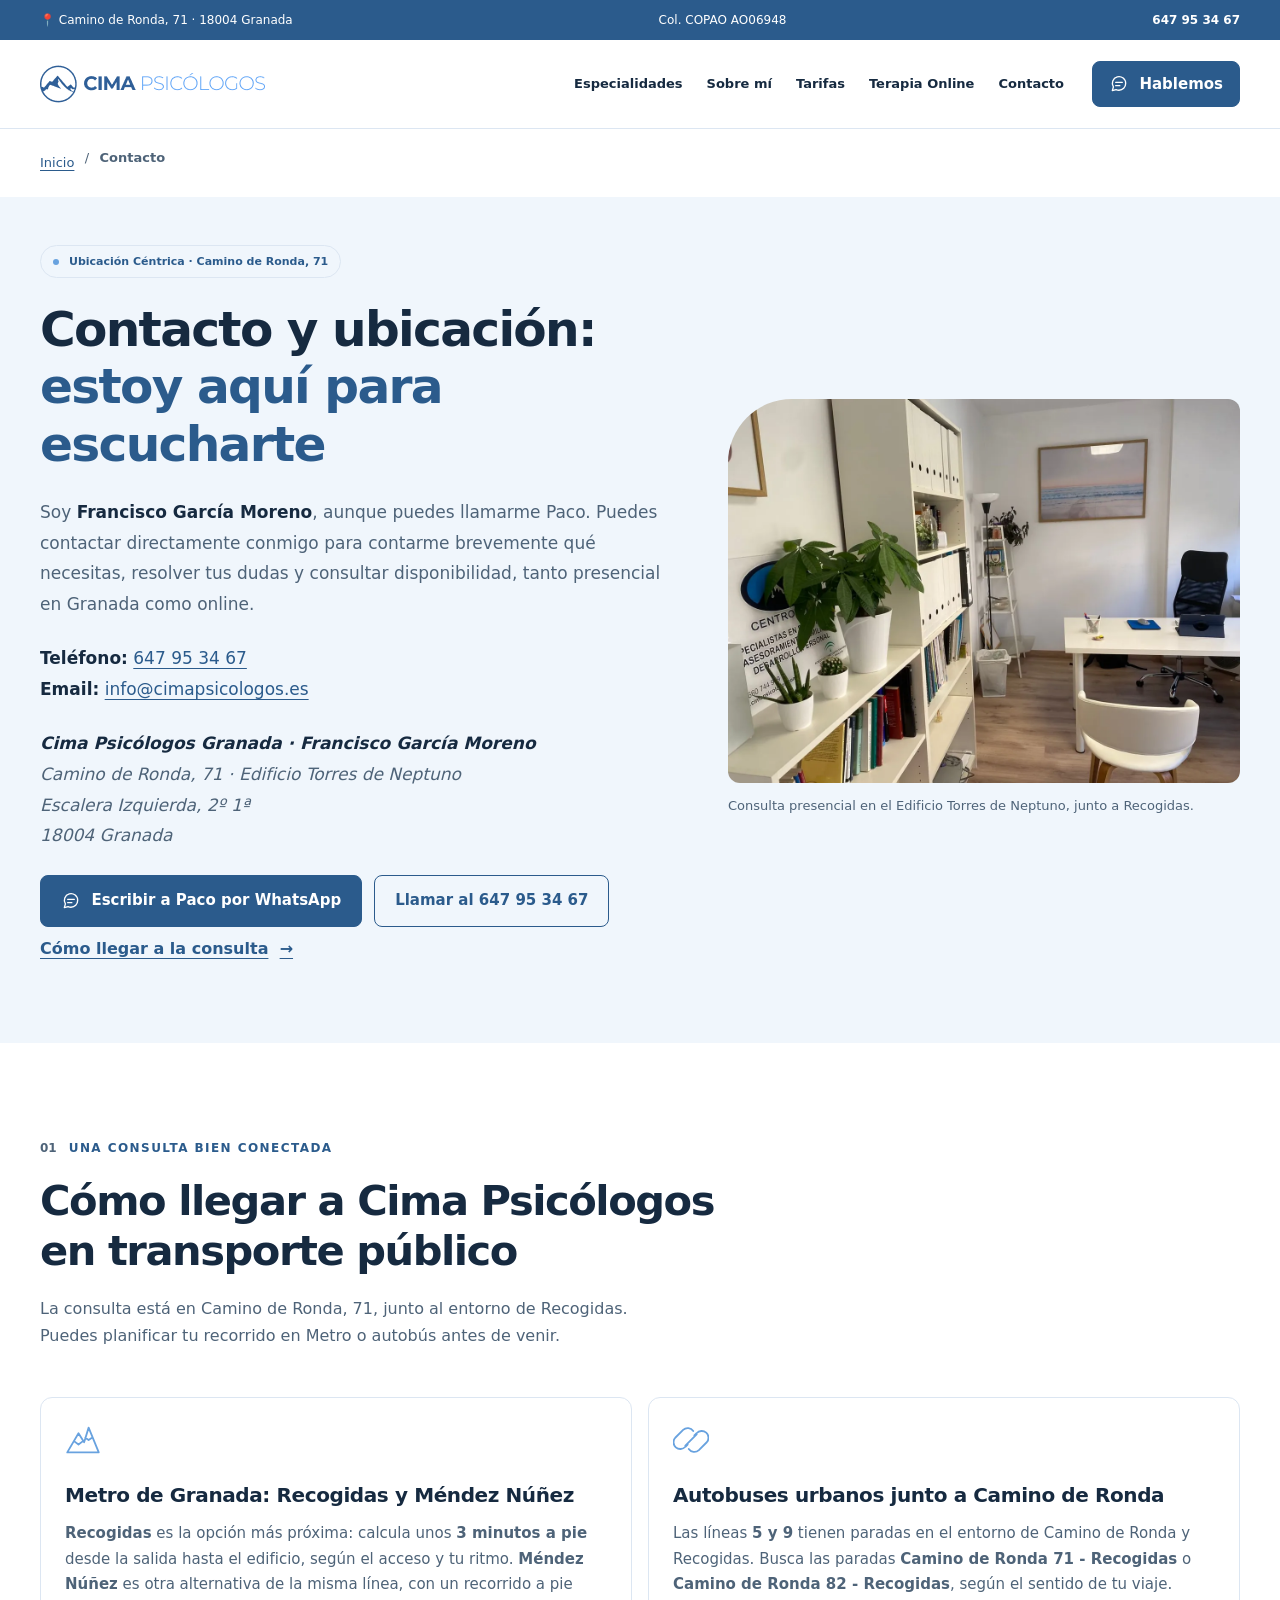
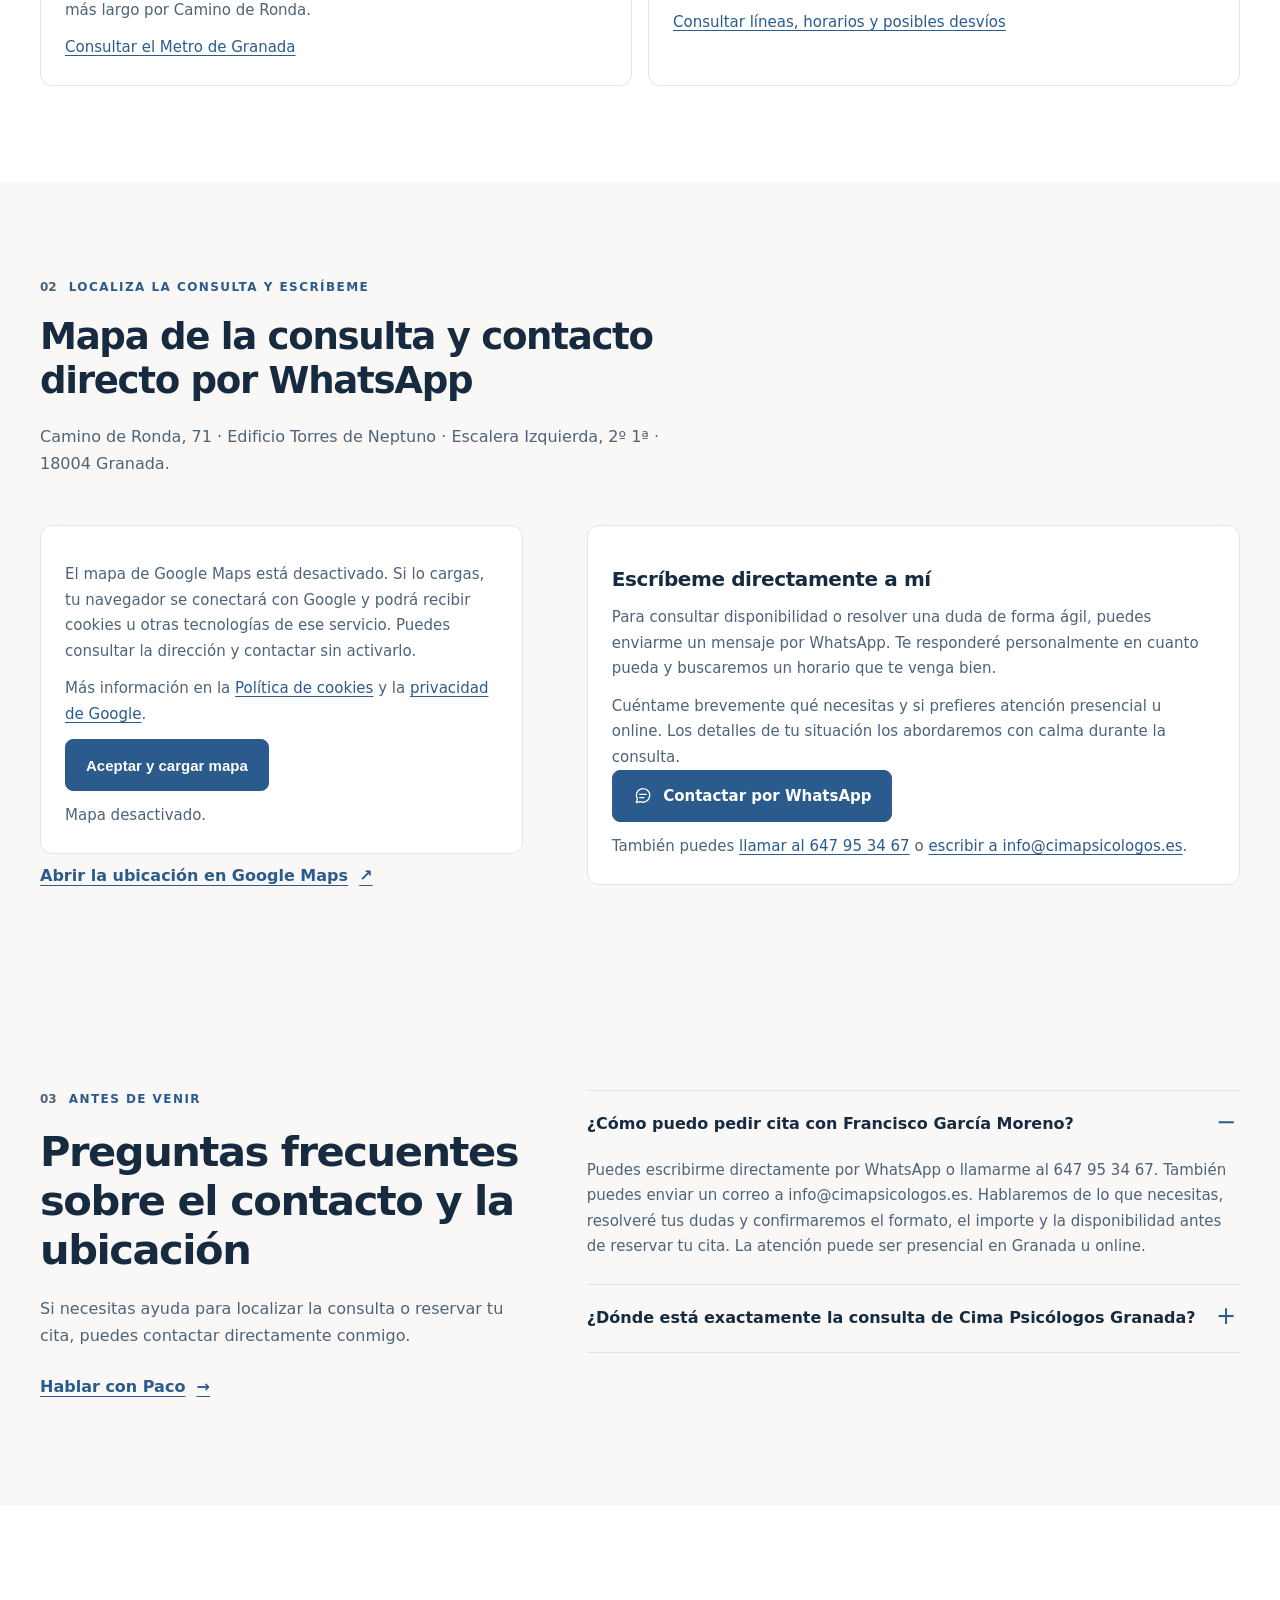
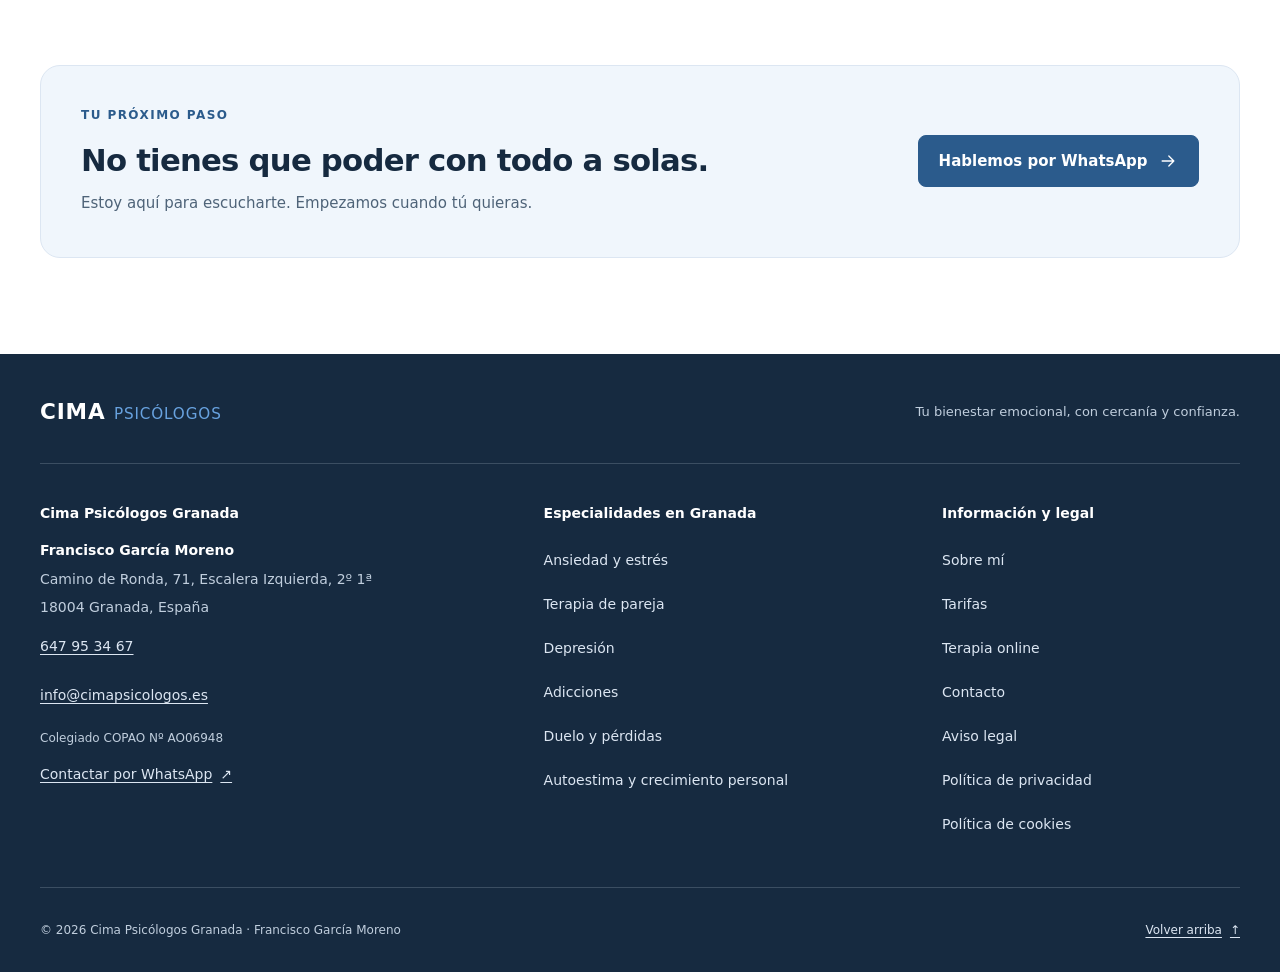
<file: contacto/index.html>
<!doctype html>
<html lang="es">
<head>
  <meta charset="utf-8">
  <meta name="viewport" content="width=device-width, initial-scale=1">
  <meta name="color-scheme" content="light">
  <meta name="theme-color" content="#2B5B8C">
  <title>Contacto y Ubicación | Cima Psicólogos Granada - Paco García</title>
  <meta name="description" content="Contacta con Cima Psicólogos en Granada. Consulta en Camino de Ronda, 71 (Edificio Torres de Neptuno). Teléfono, WhatsApp y cómo llegar en Metro.">
  <link rel="canonical" href="https://cimapsicologosgranada.es/contacto/">
  <meta name="robots" content="index, follow, max-image-preview:large">
  <meta name="author" content="Francisco García Moreno">
  <meta property="og:type" content="website">
  <meta property="og:locale" content="es_ES">
  <meta property="og:site_name" content="Cima Psicólogos Granada">
  <meta property="og:title" content="Contacto y Ubicación | Cima Psicólogos Granada - Paco García">
  <meta property="og:description" content="Contacta con Cima Psicólogos en Granada. Consulta en Camino de Ronda, 71 (Edificio Torres de Neptuno). Teléfono, WhatsApp y cómo llegar en Metro.">
  <meta property="og:url" content="https://cimapsicologosgranada.es/contacto/">
  <meta property="og:image" content="https://cimapsicologosgranada.es/assets/img/consulta-social.webp">
  <meta property="og:image:secure_url" content="https://cimapsicologosgranada.es/assets/img/consulta-social.webp">
  <meta property="og:image:type" content="image/webp">
  <meta property="og:image:width" content="1200">
  <meta property="og:image:height" content="900">
  <meta property="og:image:alt" content="Interior de la consulta de Cima Psicólogos en Camino de Ronda, Granada">
  <meta name="twitter:card" content="summary_large_image">
  <meta name="twitter:title" content="Contacto y Ubicación | Cima Psicólogos Granada - Paco García">
  <meta name="twitter:description" content="Contacta con Cima Psicólogos en Granada. Consulta en Camino de Ronda, 71 (Edificio Torres de Neptuno). Teléfono, WhatsApp y cómo llegar en Metro.">
  <meta name="twitter:image" content="https://cimapsicologosgranada.es/assets/img/consulta-social.webp">
  <meta name="twitter:image:alt" content="Consulta de Cima Psicólogos Granada">
  <link rel="icon" href="/favicon.ico" type="image/x-icon">
  <link rel="stylesheet" href="/assets/css/styles.css">
  <!-- Las entidades conservan los mismos identificadores que la página de inicio. -->
  <script type="application/ld+json">
{
  "@context": "https://schema.org",
  "@graph": [
    {
      "@type": "BreadcrumbList",
      "@id": "https://cimapsicologosgranada.es/contacto/#migas-de-pan",
      "itemListElement": [
        {
          "@type": "ListItem",
          "position": 1,
          "name": "Inicio",
          "item": "https://cimapsicologosgranada.es/"
        },
        {
          "@type": "ListItem",
          "position": 2,
          "name": "Contacto",
          "item": "https://cimapsicologosgranada.es/contacto/"
        }
      ]
    },
    {
      "@type": "ContactPage",
      "@id": "https://cimapsicologosgranada.es/contacto/#pagina",
      "url": "https://cimapsicologosgranada.es/contacto/",
      "name": "Contacto y Ubicación | Cima Psicólogos Granada - Paco García",
      "description": "Contacta con Cima Psicólogos en Granada. Consulta en Camino de Ronda, 71 (Edificio Torres de Neptuno). Teléfono, WhatsApp y cómo llegar en Metro.",
      "inLanguage": "es",
      "mainEntity": {
        "@id": "https://cimapsicologosgranada.es/#consulta"
      },
      "author": {
        "@id": "https://cimapsicologosgranada.es/#francisco"
      },
      "breadcrumb": {
        "@id": "https://cimapsicologosgranada.es/contacto/#migas-de-pan"
      },
      "hasPart": {
        "@id": "https://cimapsicologosgranada.es/contacto/#preguntas-frecuentes"
      },
      "primaryImageOfPage": {
        "@type": "ImageObject",
        "url": "https://cimapsicologosgranada.es/assets/img/consulta-social.webp",
        "width": 1200,
        "height": 900
      }
    },
    {
      "@type": "MedicalBusiness",
      "@id": "https://cimapsicologosgranada.es/#consulta",
      "name": "Cima Psicólogos Granada - Francisco García Moreno",
      "description": "Consulta de psicología sanitaria en Granada y online, dirigida por Francisco García Moreno, colegiado COPAO AO06948.",
      "url": "https://cimapsicologosgranada.es/",
      "logo": "https://cimapsicologosgranada.es/assets/img/logo-cima-psicologos.webp",
      "image": "https://cimapsicologosgranada.es/assets/img/consulta-social.webp",
      "telephone": "+34647953467",
      "email": "info@cimapsicologos.es",
      "priceRange": "50€ - 60€",
      "currenciesAccepted": "EUR",
      "address": {
        "@type": "PostalAddress",
        "streetAddress": "Camino de Ronda, 71, Escalera Izquierda, 2º 1ª",
        "postalCode": "18004",
        "addressLocality": "Granada",
        "addressRegion": "Granada",
        "addressCountry": "ES"
      },
      "founder": {
        "@id": "https://cimapsicologosgranada.es/#francisco"
      },
      "sameAs": [
        "https://www.doctoralia.es/francisco-garcia-moreno/psicologo/granada",
        "https://www.topdoctors.es/doctor/francisco-garcia-moreno/"
      ],
      "geo": {
        "@type": "GeoCoordinates",
        "latitude": 37.1695,
        "longitude": -3.6062
      },
      "areaServed": "Granada",
      "hasMap": "https://www.google.com/maps/search/?api=1&query=Camino%20de%20Ronda%2071%2C%2018004%20Granada"
    },
    {
      "@type": "FAQPage",
      "@id": "https://cimapsicologosgranada.es/contacto/#preguntas-frecuentes",
      "inLanguage": "es",
      "mainEntity": [
        {
          "@type": "Question",
          "name": "¿Cómo puedo pedir cita con Francisco García Moreno?",
          "acceptedAnswer": {
            "@type": "Answer",
            "text": "Puedes escribirme directamente por WhatsApp o llamarme al 647 95 34 67. También puedes enviar un correo a info@cimapsicologos.es. Hablaremos de lo que necesitas, resolveré tus dudas y confirmaremos el formato, el importe y la disponibilidad antes de reservar tu cita. La atención puede ser presencial en Granada u online."
          }
        },
        {
          "@type": "Question",
          "name": "¿Dónde está exactamente la consulta de Cima Psicólogos Granada?",
          "acceptedAnswer": {
            "@type": "Answer",
            "text": "La consulta está en Camino de Ronda, 71, Edificio Torres de Neptuno, Escalera Izquierda, 2º 1ª, 18004 Granada. La estación de Metro Recogidas está junto a esta zona de Camino de Ronda. Si tienes dudas para localizar el acceso al edificio, puedes llamarme o escribirme antes de tu cita."
          }
        }
      ]
    },
    {
      "@type": "Person",
      "@id": "https://cimapsicologosgranada.es/#francisco",
      "name": "Francisco García Moreno",
      "jobTitle": "Psicólogo General Sanitario",
      "image": "https://cimapsicologosgranada.es/assets/img/francisco-garcia-moreno.webp",
      "worksFor": {
        "@id": "https://cimapsicologosgranada.es/#consulta"
      },
      "identifier": {
        "@type": "PropertyValue",
        "propertyID": "Colegiado COPAO",
        "value": "AO06948"
      },
      "sameAs": [
        "https://www.doctoralia.es/francisco-garcia-moreno/psicologo/granada",
        "https://www.topdoctors.es/doctor/francisco-garcia-moreno/"
      ]
    }
  ]
}
  </script>
</head>
<body>
  <a class="skip-link" href="#contenido">Saltar al contenido</a>

  <!-- Símbolos propios, locales y decorativos; ninguna librería de iconos. -->
  <svg class="icon-definitions" xmlns="http://www.w3.org/2000/svg" aria-hidden="true" focusable="false">
    <defs>
      <symbol id="icon-arrow" viewBox="0 0 24 24"><path d="M5 12h14m-6-6 6 6-6 6"/></symbol>
      <symbol id="icon-chat" viewBox="0 0 24 24"><path d="M20 11.5a8 8 0 0 1-8 8 9 9 0 0 1-3.5-.8L4 20l1.3-4.5a8 8 0 1 1 14.7-4Z"/><path d="M8 10h8M8 14h5"/></symbol>
      <symbol id="icon-wave" viewBox="0 0 32 32"><path d="M3 17h5l3-9 6 17 4-12 3 4h5"/></symbol>
      <symbol id="icon-heart" viewBox="0 0 32 32"><path d="M16 27 5 16a7 7 0 0 1 11-8 7 7 0 0 1 11 8Z"/><path d="m16 9-3 7 6 2-3 6"/></symbol>
      <symbol id="icon-sun" viewBox="0 0 32 32"><circle cx="16" cy="16" r="6"/><path d="M16 2v4m0 20v4M2 16h4m20 0h4M6 6l3 3m14 14 3 3M6 26l3-3M23 9l3-3"/></symbol>
      <symbol id="icon-link" viewBox="0 0 32 32"><path d="m13 20-2 2a6 6 0 0 1-9-8l7-7a6 6 0 0 1 9 1m1 4 2-2a6 6 0 0 1 9 8l-7 7a6 6 0 0 1-9-1M11 21l10-10"/></symbol>
      <symbol id="icon-leaf" viewBox="0 0 32 32"><path d="M26 4c-1 13-3 23-14 23A9 9 0 0 1 4 17C5 7 17 9 26 4Z"/><path d="M6 29 21 13m-8 9v-7m0 7h7"/></symbol>
      <symbol id="icon-mountain" viewBox="0 0 32 32"><path d="m2 27 10-17 5 8 4-13 9 22ZM8 17l4 3 4-3m2-3 3 2 3-2"/></symbol>
      <symbol id="icon-check" viewBox="0 0 24 24"><path d="m5 12 4 4L19 6"/></symbol>
    </defs>
  </svg>

  <div class="topbar" role="region" aria-label="Datos de contacto de la consulta">
    <div class="container topbar__inner">
      <span class="topbar__address"><span aria-hidden="true">📍</span> Camino de Ronda, 71 · 18004 Granada</span>
      <span class="topbar__registration">Col. COPAO AO06948</span>
      <a href="tel:+34647953467">647 95 34 67</a>
    </div>
  </div>

  <header class="site-header">
    <div class="container header-inner">
      <a class="brand" href="/" aria-label="Cima Psicólogos Granada, inicio">
        <img src="/assets/img/logo-cima-psicologos.webp" alt="Cima Psicólogos Granada" width="225" height="38" decoding="async">
      </a>
      <nav class="desktop-nav" aria-label="Navegación principal">
        <ul class="nav-list">
          <li><a href="/#especialidades">Especialidades</a></li>
          <li><a href="/sobre-nosotros/">Sobre mí</a></li>
          <li><a href="/tarifas/">Tarifas</a></li>
          <li><a href="/psicologo-online/">Terapia Online</a></li>
          <li><a href="/contacto/">Contacto</a></li>
        </ul>
      </nav>
      <a class="button button--small header-cta" href="https://wa.me/34647953467?text=Hola%20Paco,%20me%20gustar%C3%ADa%20solicitar%20informaci%C3%B3n%20para%20pedir%20una%20cita">
        <svg class="icon" aria-hidden="true" focusable="false"><use href="#icon-chat"/></svg>
        <span>Hablemos</span>
      </a>
      <!-- Menú nativo: funciona con teclado, lector de pantalla y sin JS. -->
      <details class="mobile-menu">
        <summary>Menú <span class="menu-lines" aria-hidden="true"></span></summary>
        <nav aria-label="Navegación principal móvil">
          <ul>
            <li><a href="/#especialidades">Especialidades</a></li>
            <li><a href="/sobre-nosotros/">Sobre mí</a></li>
            <li><a href="/tarifas/">Tarifas</a></li>
            <li><a href="/psicologo-online/">Terapia Online</a></li>
            <li><a href="/contacto/">Contacto</a></li>
          </ul>
          <a class="button" href="https://wa.me/34647953467?text=Hola%20Paco,%20me%20gustar%C3%ADa%20solicitar%20informaci%C3%B3n%20para%20pedir%20una%20cita">Hablar por WhatsApp</a>
          <a class="mobile-menu__phone" href="tel:+34647953467">O llámame al 647 95 34 67</a>
        </nav>
      </details>
    </div>
  </header>

  <main id="contenido" tabindex="-1">
    <nav aria-label="Migas de pan" class="container breadcrumbs">
      <ol><li><a href="/">Inicio</a></li><li><span aria-current="page">Contacto</span></li></ol>
    </nav>

    <section class="page-hero" aria-labelledby="contacto-titulo">
      <div class="container page-hero__grid">
        <div>
          <p class="badge"><span class="badge__dot" aria-hidden="true"></span>Ubicación Céntrica · Camino de Ronda, 71</p>
          <h1 id="contacto-titulo">Contacto y ubicación: <span>estoy aquí para escucharte</span></h1>
          <p class="hero-description">Soy <strong>Francisco García Moreno</strong>, aunque puedes llamarme Paco. Puedes contactar directamente conmigo para contarme brevemente qué necesitas, resolver tus dudas y consultar disponibilidad, tanto presencial en Granada como online.</p>
          <p class="hero-description"><strong>Teléfono:</strong> <a href="tel:+34647953467">647 95 34 67</a><br><strong>Email:</strong> <a href="mailto:info@cimapsicologos.es">info@cimapsicologos.es</a></p>
          <address class="hero-description"><strong>Cima Psicólogos Granada · Francisco García Moreno</strong><br>Camino de Ronda, 71 · Edificio Torres de Neptuno<br>Escalera Izquierda, 2º 1ª<br>18004 Granada</address>
          <div class="button-group">
            <a class="button" href="https://wa.me/34647953467?text=Hola%20Paco,%20me%20gustar%C3%ADa%20solicitar%20informaci%C3%B3n%20para%20pedir%20una%20cita"><svg class="icon" aria-hidden="true" focusable="false"><use href="#icon-chat"/></svg>Escribir a Paco por WhatsApp</a>
            <a class="button button--outline" href="tel:+34647953467">Llamar al 647 95 34 67</a>
          </div>
          <a class="text-link" href="https://www.google.com/maps/dir/?api=1&amp;destination=Camino%20de%20Ronda%2071%2C%2018004%20Granada">Cómo llegar a la consulta <span aria-hidden="true">→</span></a>
        </div>
        <figure>
          <img class="page-hero__image" src="/assets/img/consulta-social.webp" width="1200" height="900" alt="Interior de la consulta de Cima Psicólogos en Camino de Ronda, 71, Granada" fetchpriority="high" loading="eager" decoding="async">
          <figcaption>Consulta presencial en el Edificio Torres de Neptuno, junto a Recogidas.</figcaption>
        </figure>
      </div>
    </section>

    <section class="section" id="como-llegar" aria-labelledby="transporte-titulo">
      <div class="container">
        <div class="section-heading"><p class="eyebrow"><span>01</span> Una consulta bien conectada</p><h2 id="transporte-titulo">Cómo llegar a Cima Psicólogos en transporte público</h2><p>La consulta está en Camino de Ronda, 71, junto al entorno de Recogidas. Puedes planificar tu recorrido en Metro o autobús antes de venir.</p></div>
        <div class="symptom-grid">
          <article class="symptom-card"><svg class="specialty-icon" aria-hidden="true" focusable="false"><use href="#icon-mountain"/></svg><h3>Metro de Granada: Recogidas y Méndez Núñez</h3><p><strong>Recogidas</strong> es la opción más próxima: calcula unos <strong>3 minutos a pie</strong> desde la salida hasta el edificio, según el acceso y tu ritmo. <strong>Méndez Núñez</strong> es otra alternativa de la misma línea, con un recorrido a pie más largo por Camino de Ronda.</p><p><a href="https://metropolitanogranada.es/">Consultar el Metro de Granada</a></p></article>
          <article class="symptom-card"><svg class="specialty-icon" aria-hidden="true" focusable="false"><use href="#icon-link"/></svg><h3>Autobuses urbanos junto a Camino de Ronda</h3><p>Las líneas <strong>5 y 9</strong> tienen paradas en el entorno de Camino de Ronda y Recogidas. Busca las paradas <strong>Camino de Ronda 71 - Recogidas</strong> o <strong>Camino de Ronda 82 - Recogidas</strong>, según el sentido de tu viaje.</p><p><a href="https://www.movilidadgranada.com/">Consultar líneas, horarios y posibles desvíos</a></p></article>
        </div>
      </div>
    </section>

    <section class="section about" id="mapa" aria-labelledby="mapa-titulo">
      <div class="container">
        <div class="section-heading"><p class="eyebrow"><span>02</span> Localiza la consulta y escríbeme</p><h2 id="mapa-titulo">Mapa de la consulta y contacto directo por WhatsApp</h2><p>Camino de Ronda, 71 · Edificio Torres de Neptuno · Escalera Izquierda, 2º 1ª · 18004 Granada.</p></div>
        <div class="faq-grid">
          <figure>
            <div class="symptom-card" id="mapa-contenedor">
              <p>El mapa de Google Maps está desactivado. Si lo cargas, tu navegador se conectará con Google y podrá recibir cookies u otras tecnologías de ese servicio. Puedes consultar la dirección y contactar sin activarlo.</p>
              <p>Más información en la <a href="/politica-de-cookies/">Política de cookies</a> y la <a href="https://policies.google.com/privacy?hl=es">privacidad de Google</a>.</p>
              <p><button class="button" id="mapa-control" type="button" aria-controls="mapa-vista" aria-expanded="false" disabled>Aceptar y cargar mapa</button></p>
              <p id="mapa-estado" role="status">Mapa desactivado.</p>
              <div id="mapa-vista"></div>
              <noscript><p>Para cargar el mapa aquí necesitas activar JavaScript. También puedes usar el enlace externo situado debajo.</p></noscript>
            </div>
            <figcaption><a class="text-link" href="https://www.google.com/maps/search/?api=1&amp;query=Camino%20de%20Ronda%2071%2C%2018004%20Granada">Abrir la ubicación en Google Maps <span aria-hidden="true">↗</span></a></figcaption>
          </figure>
          <div class="symptom-card">
            <h3>Escríbeme directamente a mí</h3>
            <p>Para consultar disponibilidad o resolver una duda de forma ágil, puedes enviarme un mensaje por WhatsApp. Te responderé personalmente en cuanto pueda y buscaremos un horario que te venga bien.</p>
            <p>Cuéntame brevemente qué necesitas y si prefieres atención presencial u online. Los detalles de tu situación los abordaremos con calma durante la consulta.</p>
            <div class="button-group"><a class="button" href="https://wa.me/34647953467?text=Hola%20Paco,%20me%20gustar%C3%ADa%20solicitar%20informaci%C3%B3n%20para%20pedir%20una%20cita"><svg class="icon" aria-hidden="true" focusable="false"><use href="#icon-chat"/></svg>Contactar por WhatsApp</a></div>
            <p>También puedes <a href="tel:+34647953467">llamar al 647 95 34 67</a> o <a href="mailto:info@cimapsicologos.es">escribir a info@cimapsicologos.es</a>.</p>
          </div>
        </div>
      </div>
    </section>

    <section class="section faq-section" id="preguntas-frecuentes" aria-labelledby="faq-titulo">
      <div class="container faq-grid">
        <div class="faq-intro"><p class="eyebrow"><span>03</span> Antes de venir</p><h2 id="faq-titulo">Preguntas frecuentes sobre el contacto y la ubicación</h2><p>Si necesitas ayuda para localizar la consulta o reservar tu cita, puedes contactar directamente conmigo.</p><a class="text-link" href="https://wa.me/34647953467?text=Hola%20Paco,%20me%20gustar%C3%ADa%20solicitar%20informaci%C3%B3n%20para%20pedir%20una%20cita">Hablar con Paco <span aria-hidden="true">→</span></a></div>
        <div class="faq-list">
          <details open><summary>¿Cómo puedo pedir cita con Francisco García Moreno?</summary><div class="faq-answer"><p>Puedes escribirme directamente por WhatsApp o llamarme al 647 95 34 67. También puedes enviar un correo a info@cimapsicologos.es. Hablaremos de lo que necesitas, resolveré tus dudas y confirmaremos el formato, el importe y la disponibilidad antes de reservar tu cita. La atención puede ser presencial en Granada u online.</p></div></details>
          <details><summary>¿Dónde está exactamente la consulta de Cima Psicólogos Granada?</summary><div class="faq-answer"><p>La consulta está en Camino de Ronda, 71, Edificio Torres de Neptuno, Escalera Izquierda, 2º 1ª, 18004 Granada. La estación de Metro Recogidas está junto a esta zona de Camino de Ronda. Si tienes dudas para localizar el acceso al edificio, puedes llamarme o escribirme antes de tu cita.</p></div></details>
        </div>
      </div>
    </section>

    <section class="section" aria-label="Pedir cita con Paco">
      <div class="container"><div class="contact-banner"><div><p class="eyebrow">Tu próximo paso</p><p class="contact-banner__title">No tienes que poder con todo a solas.</p><p>Estoy aquí para escucharte. Empezamos cuando tú quieras.</p></div><a class="button" href="https://wa.me/34647953467?text=Hola%20Paco,%20me%20gustar%C3%ADa%20solicitar%20informaci%C3%B3n%20para%20pedir%20una%20cita">Hablemos por WhatsApp <svg class="icon" aria-hidden="true" focusable="false"><use href="#icon-arrow"/></svg></a></div></div>
    </section>
  </main>

  <footer class="site-footer">
    <div class="container">
      <div class="footer-brand-row"><a class="footer-brand" href="/">CIMA <span>PSICÓLOGOS</span></a><p>Tu bienestar emocional, con cercanía y confianza.</p></div>
      <div class="footer-grid">
        <div><h2 class="footer-title">Cima Psicólogos Granada</h2><address><strong>Francisco García Moreno</strong><span>Camino de Ronda, 71, Escalera Izquierda, 2º 1ª</span><span>18004 Granada, España</span><a href="tel:+34647953467">647 95 34 67</a><a href="mailto:info@cimapsicologos.es">info@cimapsicologos.es</a></address><p class="footer-registration">Colegiado COPAO Nº AO06948</p><a class="footer-contact" href="https://wa.me/34647953467?text=Hola%20Paco,%20me%20gustar%C3%ADa%20solicitar%20informaci%C3%B3n%20para%20pedir%20una%20cita">Contactar por WhatsApp <span aria-hidden="true">↗</span></a></div>
        <nav aria-labelledby="footer-especialidades"><h2 class="footer-title" id="footer-especialidades">Especialidades en Granada</h2><ul><li><a href="/terapia-ansiedad-granada/">Ansiedad y estrés</a></li><li><a href="/terapia-pareja-granada/">Terapia de pareja</a></li><li><a href="/tratamiento-depresion-granada/">Depresión</a></li><li><a href="/terapia-adicciones-granada/">Adicciones</a></li><li><a href="/psicologo-duelo-granada/">Duelo y pérdidas</a></li><li><a href="/psicologo-autoestima-granada/">Autoestima y crecimiento personal</a></li></ul></nav>
        <nav aria-labelledby="footer-informacion"><h2 class="footer-title" id="footer-informacion">Información y legal</h2><ul><li><a href="/sobre-nosotros/">Sobre mí</a></li><li><a href="/tarifas/">Tarifas</a></li><li><a href="/psicologo-online/">Terapia online</a></li><li><a href="/contacto/">Contacto</a></li><li><a href="/aviso-legal/">Aviso legal</a></li><li><a href="/politica-de-privacidad/">Política de privacidad</a></li><li><a href="/politica-de-cookies/">Política de cookies</a></li></ul></nav>
      </div>
      <div class="footer-bottom"><p>© 2026 Cima Psicólogos Granada · Francisco García Moreno</p><a href="#contenido">Volver arriba <span aria-hidden="true">↑</span></a></div>
    </div>
  </footer>
  <script>
  (() => {
    const control = document.getElementById('mapa-control');
    const vista = document.getElementById('mapa-vista');
    const estado = document.getElementById('mapa-estado');
    if (!control || !vista || !estado) return;
    control.disabled = false;
    control.addEventListener('click', () => {
      const activo = control.getAttribute('aria-expanded') === 'true';
      if (activo) {
        vista.replaceChildren();
        control.setAttribute('aria-expanded', 'false');
        control.textContent = 'Aceptar y cargar mapa';
        estado.textContent = 'Mapa desactivado. El contenido de Google se ha retirado de esta página.';
        return;
      }
      const mapa = document.createElement('iframe');
      mapa.className = 'page-hero__image';
      mapa.width = '1200';
      mapa.height = '900';
      mapa.title = 'Mapa de Cima Psicólogos: Camino de Ronda, 71, Granada';
      mapa.loading = 'lazy';
      mapa.referrerPolicy = 'strict-origin-when-cross-origin';
      mapa.allowFullscreen = true;
      mapa.src = 'https://www.google.com/maps?q=Camino%20de%20Ronda%2071%2C%2018004%20Granada&z=17&output=embed';
      vista.replaceChildren(mapa);
      control.setAttribute('aria-expanded', 'true');
      control.textContent = 'Retirar consentimiento y ocultar mapa';
      estado.textContent = 'Mapa activado. Puedes retirar el consentimiento con el mismo botón.';
    });
  })();
  </script>
</body>
</html>
</file>
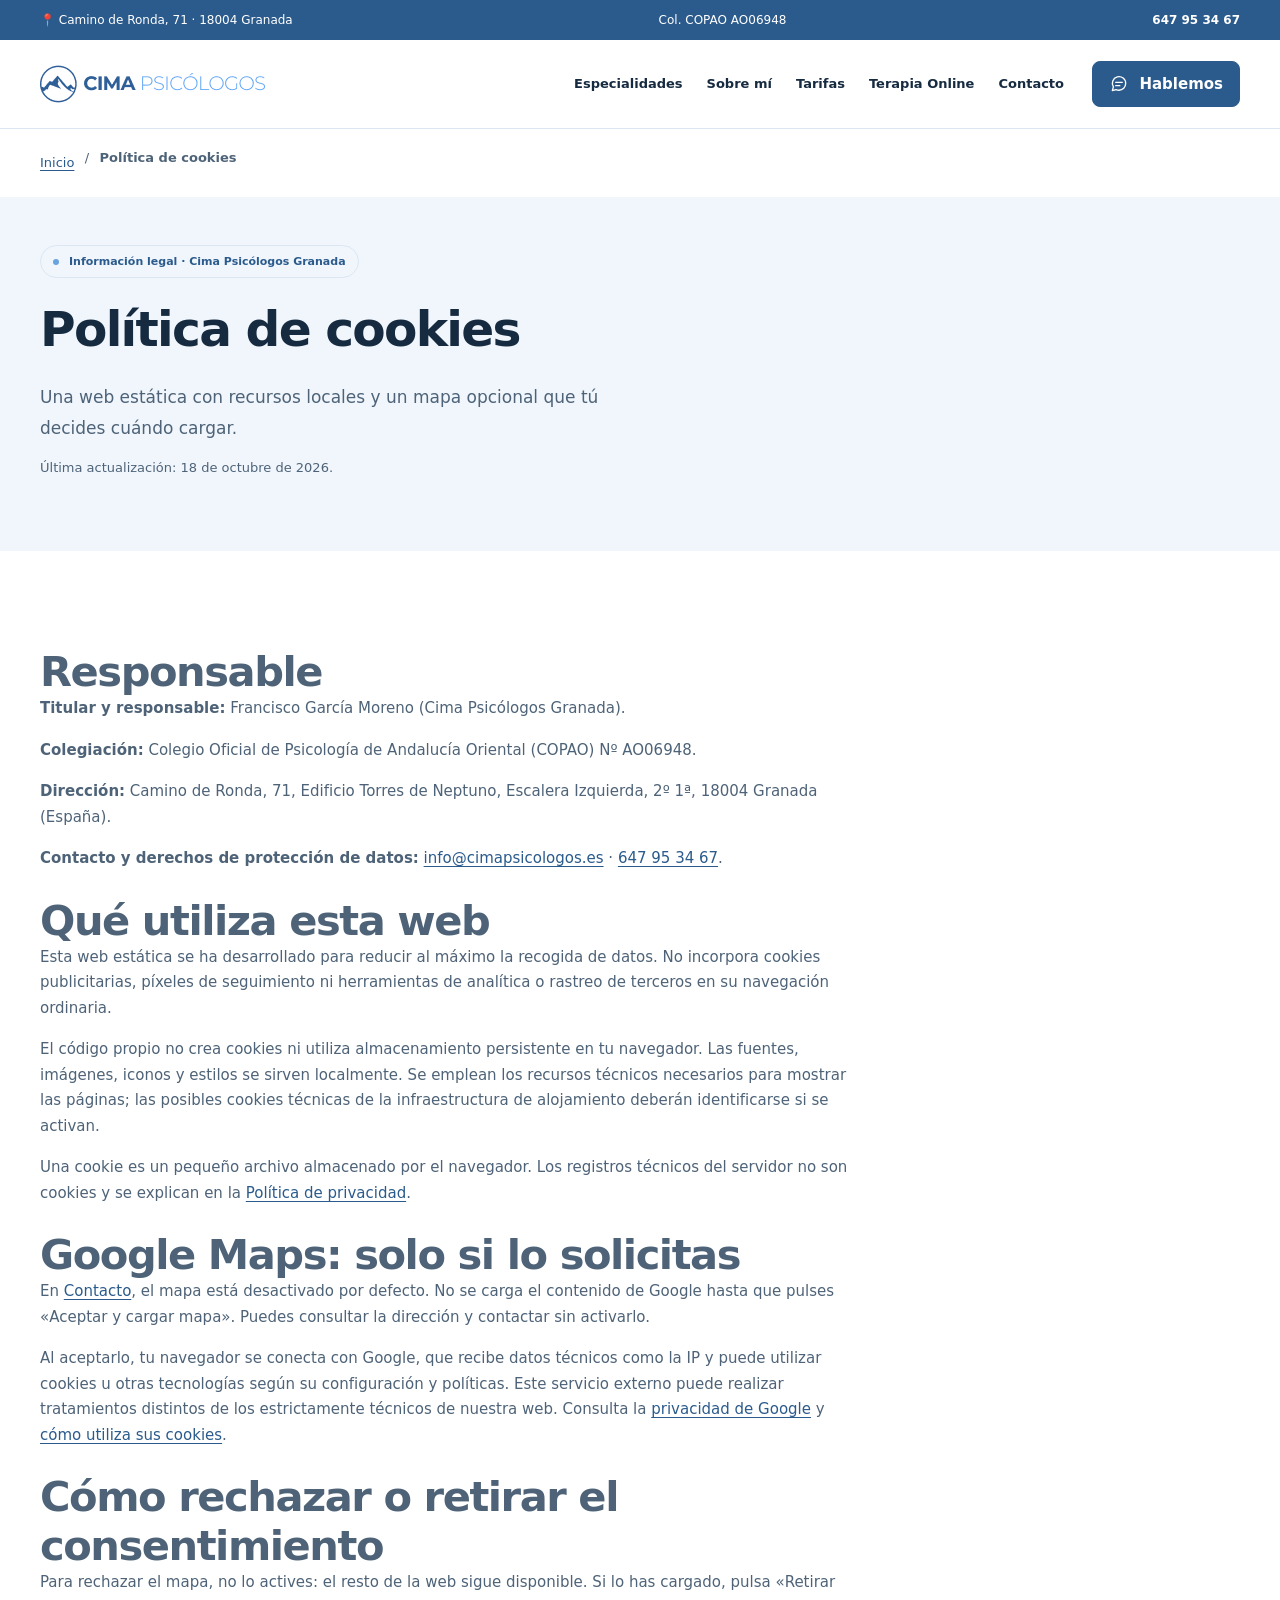
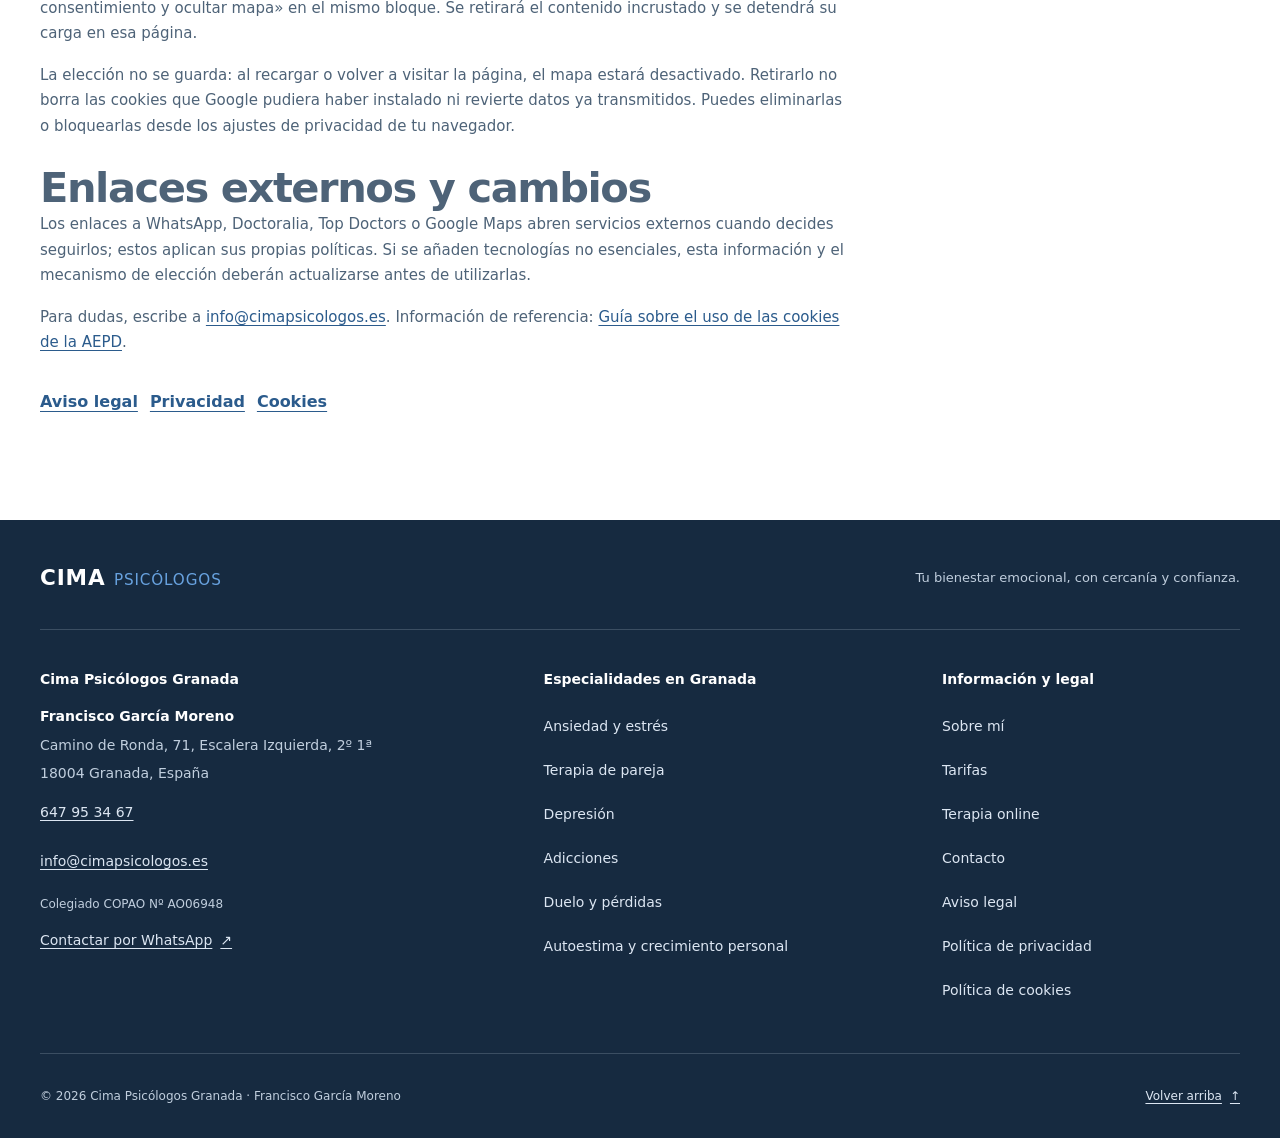
<file: politica-de-cookies/index.html>
<!doctype html>
<html lang="es">
<head>
  <meta charset="utf-8">
  <meta name="viewport" content="width=device-width, initial-scale=1">
  <meta name="color-scheme" content="light">
  <meta name="theme-color" content="#2B5B8C">
  <title>Política de Cookies | Cima Psicólogos Granada</title>
  <meta name="description" content="Información sobre las cookies y la privacidad de esta web estática y sobre la activación voluntaria del mapa de Google Maps en la página de contacto.">
  <link rel="canonical" href="https://cimapsicologosgranada.es/politica-de-cookies/">
  <meta name="robots" content="noindex, follow">
  <meta name="author" content="Francisco García Moreno">
  <meta property="og:type" content="website">
  <meta property="og:locale" content="es_ES">
  <meta property="og:site_name" content="Cima Psicólogos Granada">
  <meta property="og:title" content="Política de Cookies | Cima Psicólogos Granada">
  <meta property="og:description" content="Información sobre las cookies y la privacidad de esta web estática y sobre la activación voluntaria del mapa de Google Maps en la página de contacto.">
  <meta property="og:url" content="https://cimapsicologosgranada.es/politica-de-cookies/">
  <meta property="og:image" content="https://cimapsicologosgranada.es/assets/img/consulta-social.webp">
  <meta property="og:image:secure_url" content="https://cimapsicologosgranada.es/assets/img/consulta-social.webp">
  <meta property="og:image:type" content="image/webp">
  <meta property="og:image:width" content="1200">
  <meta property="og:image:height" content="900">
  <meta property="og:image:alt" content="Interior de la consulta de Cima Psicólogos en Camino de Ronda, Granada">
  <meta name="twitter:card" content="summary_large_image">
  <meta name="twitter:title" content="Política de Cookies | Cima Psicólogos Granada">
  <meta name="twitter:description" content="Información sobre las cookies y la privacidad de esta web estática y sobre la activación voluntaria del mapa de Google Maps en la página de contacto.">
  <meta name="twitter:image" content="https://cimapsicologosgranada.es/assets/img/consulta-social.webp">
  <meta name="twitter:image:alt" content="Consulta de Cima Psicólogos Granada">
  <link rel="icon" href="/favicon.ico" type="image/x-icon">
  <link rel="stylesheet" href="/assets/css/styles.css">
  <!-- Las entidades conservan los mismos identificadores que la página de inicio. -->
  <script type="application/ld+json">
{
  "@context": "https://schema.org",
  "@graph": [
    {
      "@type": "BreadcrumbList",
      "@id": "https://cimapsicologosgranada.es/politica-de-cookies/#migas-de-pan",
      "itemListElement": [
        {
          "@type": "ListItem",
          "position": 1,
          "name": "Inicio",
          "item": "https://cimapsicologosgranada.es/"
        },
        {
          "@type": "ListItem",
          "position": 2,
          "name": "Política de cookies",
          "item": "https://cimapsicologosgranada.es/politica-de-cookies/"
        }
      ]
    },
    {
      "@type": "WebPage",
      "@id": "https://cimapsicologosgranada.es/politica-de-cookies/#pagina",
      "url": "https://cimapsicologosgranada.es/politica-de-cookies/",
      "name": "Política de Cookies | Cima Psicólogos Granada",
      "description": "Información sobre las cookies y la privacidad de esta web estática y sobre la activación voluntaria del mapa de Google Maps en la página de contacto.",
      "inLanguage": "es",
      "breadcrumb": {
        "@id": "https://cimapsicologosgranada.es/politica-de-cookies/#migas-de-pan"
      }
    }
  ]
}
  </script>
</head>
<body>
  <a class="skip-link" href="#contenido">Saltar al contenido</a>

  <!-- Símbolos propios, locales y decorativos; ninguna librería de iconos. -->
  <svg class="icon-definitions" xmlns="http://www.w3.org/2000/svg" aria-hidden="true" focusable="false">
    <defs>
      <symbol id="icon-arrow" viewBox="0 0 24 24"><path d="M5 12h14m-6-6 6 6-6 6"/></symbol>
      <symbol id="icon-chat" viewBox="0 0 24 24"><path d="M20 11.5a8 8 0 0 1-8 8 9 9 0 0 1-3.5-.8L4 20l1.3-4.5a8 8 0 1 1 14.7-4Z"/><path d="M8 10h8M8 14h5"/></symbol>
      <symbol id="icon-wave" viewBox="0 0 32 32"><path d="M3 17h5l3-9 6 17 4-12 3 4h5"/></symbol>
      <symbol id="icon-heart" viewBox="0 0 32 32"><path d="M16 27 5 16a7 7 0 0 1 11-8 7 7 0 0 1 11 8Z"/><path d="m16 9-3 7 6 2-3 6"/></symbol>
      <symbol id="icon-sun" viewBox="0 0 32 32"><circle cx="16" cy="16" r="6"/><path d="M16 2v4m0 20v4M2 16h4m20 0h4M6 6l3 3m14 14 3 3M6 26l3-3M23 9l3-3"/></symbol>
      <symbol id="icon-link" viewBox="0 0 32 32"><path d="m13 20-2 2a6 6 0 0 1-9-8l7-7a6 6 0 0 1 9 1m1 4 2-2a6 6 0 0 1 9 8l-7 7a6 6 0 0 1-9-1M11 21l10-10"/></symbol>
      <symbol id="icon-leaf" viewBox="0 0 32 32"><path d="M26 4c-1 13-3 23-14 23A9 9 0 0 1 4 17C5 7 17 9 26 4Z"/><path d="M6 29 21 13m-8 9v-7m0 7h7"/></symbol>
      <symbol id="icon-mountain" viewBox="0 0 32 32"><path d="m2 27 10-17 5 8 4-13 9 22ZM8 17l4 3 4-3m2-3 3 2 3-2"/></symbol>
      <symbol id="icon-check" viewBox="0 0 24 24"><path d="m5 12 4 4L19 6"/></symbol>
    </defs>
  </svg>

  <div class="topbar" role="region" aria-label="Datos de contacto de la consulta">
    <div class="container topbar__inner">
      <span class="topbar__address"><span aria-hidden="true">📍</span> Camino de Ronda, 71 · 18004 Granada</span>
      <span class="topbar__registration">Col. COPAO AO06948</span>
      <a href="tel:+34647953467">647 95 34 67</a>
    </div>
  </div>

  <header class="site-header">
    <div class="container header-inner">
      <a class="brand" href="/" aria-label="Cima Psicólogos Granada, inicio">
        <img src="/assets/img/logo-cima-psicologos.webp" alt="Cima Psicólogos Granada" width="225" height="38" decoding="async">
      </a>
      <nav class="desktop-nav" aria-label="Navegación principal">
        <ul class="nav-list">
          <li><a href="/#especialidades">Especialidades</a></li>
          <li><a href="/sobre-nosotros/">Sobre mí</a></li>
          <li><a href="/tarifas/">Tarifas</a></li>
          <li><a href="/psicologo-online/">Terapia Online</a></li>
          <li><a href="/contacto/">Contacto</a></li>
        </ul>
      </nav>
      <a class="button button--small header-cta" href="https://wa.me/34647953467?text=Hola%20Paco,%20me%20gustar%C3%ADa%20solicitar%20informaci%C3%B3n%20para%20pedir%20una%20cita">
        <svg class="icon" aria-hidden="true" focusable="false"><use href="#icon-chat"/></svg>
        <span>Hablemos</span>
      </a>
      <!-- Menú nativo: funciona con teclado, lector de pantalla y sin JS. -->
      <details class="mobile-menu">
        <summary>Menú <span class="menu-lines" aria-hidden="true"></span></summary>
        <nav aria-label="Navegación principal móvil">
          <ul>
            <li><a href="/#especialidades">Especialidades</a></li>
            <li><a href="/sobre-nosotros/">Sobre mí</a></li>
            <li><a href="/tarifas/">Tarifas</a></li>
            <li><a href="/psicologo-online/">Terapia Online</a></li>
            <li><a href="/contacto/">Contacto</a></li>
          </ul>
          <a class="button" href="https://wa.me/34647953467?text=Hola%20Paco,%20me%20gustar%C3%ADa%20solicitar%20informaci%C3%B3n%20para%20pedir%20una%20cita">Hablar por WhatsApp</a>
          <a class="mobile-menu__phone" href="tel:+34647953467">O llámame al 647 95 34 67</a>
        </nav>
      </details>
    </div>
  </header>

  <main id="contenido" tabindex="-1">
    <nav aria-label="Migas de pan" class="container breadcrumbs"><ol><li><a href="/">Inicio</a></li><li><span aria-current="page">Política de cookies</span></li></ol></nav>
    <section class="page-hero" aria-labelledby="legal-titulo"><div class="container"><p class="badge"><span class="badge__dot" aria-hidden="true"></span>Información legal · Cima Psicólogos Granada</p><h1 id="legal-titulo">Política de cookies</h1><p class="hero-description">Una web estática con recursos locales y un mapa opcional que tú decides cuándo cargar.</p><p class="hero-note">Última actualización: <time datetime="2026-10-18">18 de octubre de 2026</time>.</p></div></section>
    <div class="section"><div class="container"><div class="section-heading--wide">
        <section class="faq-answer" aria-labelledby="politica-de-cookies-1"><h2 id="politica-de-cookies-1">Responsable</h2><p><strong>Titular y responsable:</strong> Francisco García Moreno (Cima Psicólogos Granada).</p><p><strong>Colegiación:</strong> Colegio Oficial de Psicología de Andalucía Oriental (COPAO) Nº AO06948.</p><p><strong>Dirección:</strong> Camino de Ronda, 71, Edificio Torres de Neptuno, Escalera Izquierda, 2º 1ª, 18004 Granada (España).</p><p><strong>Contacto y derechos de protección de datos:</strong> <a href="mailto:info@cimapsicologos.es">info@cimapsicologos.es</a> · <a href="tel:+34647953467">647 95 34 67</a>.</p></section>
        <section class="faq-answer" aria-labelledby="politica-de-cookies-2"><h2 id="politica-de-cookies-2">Qué utiliza esta web</h2><p>Esta web estática se ha desarrollado para reducir al máximo la recogida de datos. No incorpora cookies publicitarias, píxeles de seguimiento ni herramientas de analítica o rastreo de terceros en su navegación ordinaria.</p><p>El código propio no crea cookies ni utiliza almacenamiento persistente en tu navegador. Las fuentes, imágenes, iconos y estilos se sirven localmente. Se emplean los recursos técnicos necesarios para mostrar las páginas; las posibles cookies técnicas de la infraestructura de alojamiento deberán identificarse si se activan.</p><p>Una cookie es un pequeño archivo almacenado por el navegador. Los registros técnicos del servidor no son cookies y se explican en la <a href="/politica-de-privacidad/">Política de privacidad</a>.</p></section>
        <section class="faq-answer" aria-labelledby="politica-de-cookies-3"><h2 id="politica-de-cookies-3">Google Maps: solo si lo solicitas</h2><p>En <a href="/contacto/#mapa">Contacto</a>, el mapa está desactivado por defecto. No se carga el contenido de Google hasta que pulses «Aceptar y cargar mapa». Puedes consultar la dirección y contactar sin activarlo.</p><p>Al aceptarlo, tu navegador se conecta con Google, que recibe datos técnicos como la IP y puede utilizar cookies u otras tecnologías según su configuración y políticas. Este servicio externo puede realizar tratamientos distintos de los estrictamente técnicos de nuestra web. Consulta la <a href="https://policies.google.com/privacy?hl=es">privacidad de Google</a> y <a href="https://policies.google.com/technologies/cookies?hl=es">cómo utiliza sus cookies</a>.</p></section>
        <section class="faq-answer" aria-labelledby="politica-de-cookies-4"><h2 id="politica-de-cookies-4">Cómo rechazar o retirar el consentimiento</h2><p>Para rechazar el mapa, no lo actives: el resto de la web sigue disponible. Si lo has cargado, pulsa «Retirar consentimiento y ocultar mapa» en el mismo bloque. Se retirará el contenido incrustado y se detendrá su carga en esa página.</p><p>La elección no se guarda: al recargar o volver a visitar la página, el mapa estará desactivado. Retirarlo no borra las cookies que Google pudiera haber instalado ni revierte datos ya transmitidos. Puedes eliminarlas o bloquearlas desde los ajustes de privacidad de tu navegador.</p></section>
        <section class="faq-answer" aria-labelledby="politica-de-cookies-5"><h2 id="politica-de-cookies-5">Enlaces externos y cambios</h2><p>Los enlaces a WhatsApp, Doctoralia, Top Doctors o Google Maps abren servicios externos cuando decides seguirlos; estos aplican sus propias políticas. Si se añaden tecnologías no esenciales, esta información y el mecanismo de elección deberán actualizarse antes de utilizarlas.</p><p>Para dudas, escribe a <a href="mailto:info@cimapsicologos.es">info@cimapsicologos.es</a>. Información de referencia: <a href="https://www.aepd.es/guias/guia-cookies.pdf">Guía sobre el uso de las cookies de la AEPD</a>.</p></section>
      <nav aria-label="Otras páginas legales" class="button-group"><a class="text-link" href="/aviso-legal/">Aviso legal</a><a class="text-link" href="/politica-de-privacidad/">Privacidad</a><a class="text-link" href="/politica-de-cookies/">Cookies</a></nav>
    </div></div></div>
  </main>

  <footer class="site-footer">
    <div class="container">
      <div class="footer-brand-row"><a class="footer-brand" href="/">CIMA <span>PSICÓLOGOS</span></a><p>Tu bienestar emocional, con cercanía y confianza.</p></div>
      <div class="footer-grid">
        <div><h2 class="footer-title">Cima Psicólogos Granada</h2><address><strong>Francisco García Moreno</strong><span>Camino de Ronda, 71, Escalera Izquierda, 2º 1ª</span><span>18004 Granada, España</span><a href="tel:+34647953467">647 95 34 67</a><a href="mailto:info@cimapsicologos.es">info@cimapsicologos.es</a></address><p class="footer-registration">Colegiado COPAO Nº AO06948</p><a class="footer-contact" href="https://wa.me/34647953467?text=Hola%20Paco,%20me%20gustar%C3%ADa%20solicitar%20informaci%C3%B3n%20para%20pedir%20una%20cita">Contactar por WhatsApp <span aria-hidden="true">↗</span></a></div>
        <nav aria-labelledby="footer-especialidades"><h2 class="footer-title" id="footer-especialidades">Especialidades en Granada</h2><ul><li><a href="/terapia-ansiedad-granada/">Ansiedad y estrés</a></li><li><a href="/terapia-pareja-granada/">Terapia de pareja</a></li><li><a href="/tratamiento-depresion-granada/">Depresión</a></li><li><a href="/terapia-adicciones-granada/">Adicciones</a></li><li><a href="/psicologo-duelo-granada/">Duelo y pérdidas</a></li><li><a href="/psicologo-autoestima-granada/">Autoestima y crecimiento personal</a></li></ul></nav>
        <nav aria-labelledby="footer-informacion"><h2 class="footer-title" id="footer-informacion">Información y legal</h2><ul><li><a href="/sobre-nosotros/">Sobre mí</a></li><li><a href="/tarifas/">Tarifas</a></li><li><a href="/psicologo-online/">Terapia online</a></li><li><a href="/contacto/">Contacto</a></li><li><a href="/aviso-legal/">Aviso legal</a></li><li><a href="/politica-de-privacidad/">Política de privacidad</a></li><li><a href="/politica-de-cookies/">Política de cookies</a></li></ul></nav>
      </div>
      <div class="footer-bottom"><p>© 2026 Cima Psicólogos Granada · Francisco García Moreno</p><a href="#contenido">Volver arriba <span aria-hidden="true">↑</span></a></div>
    </div>
  </footer>
</body>
</html>
</file>
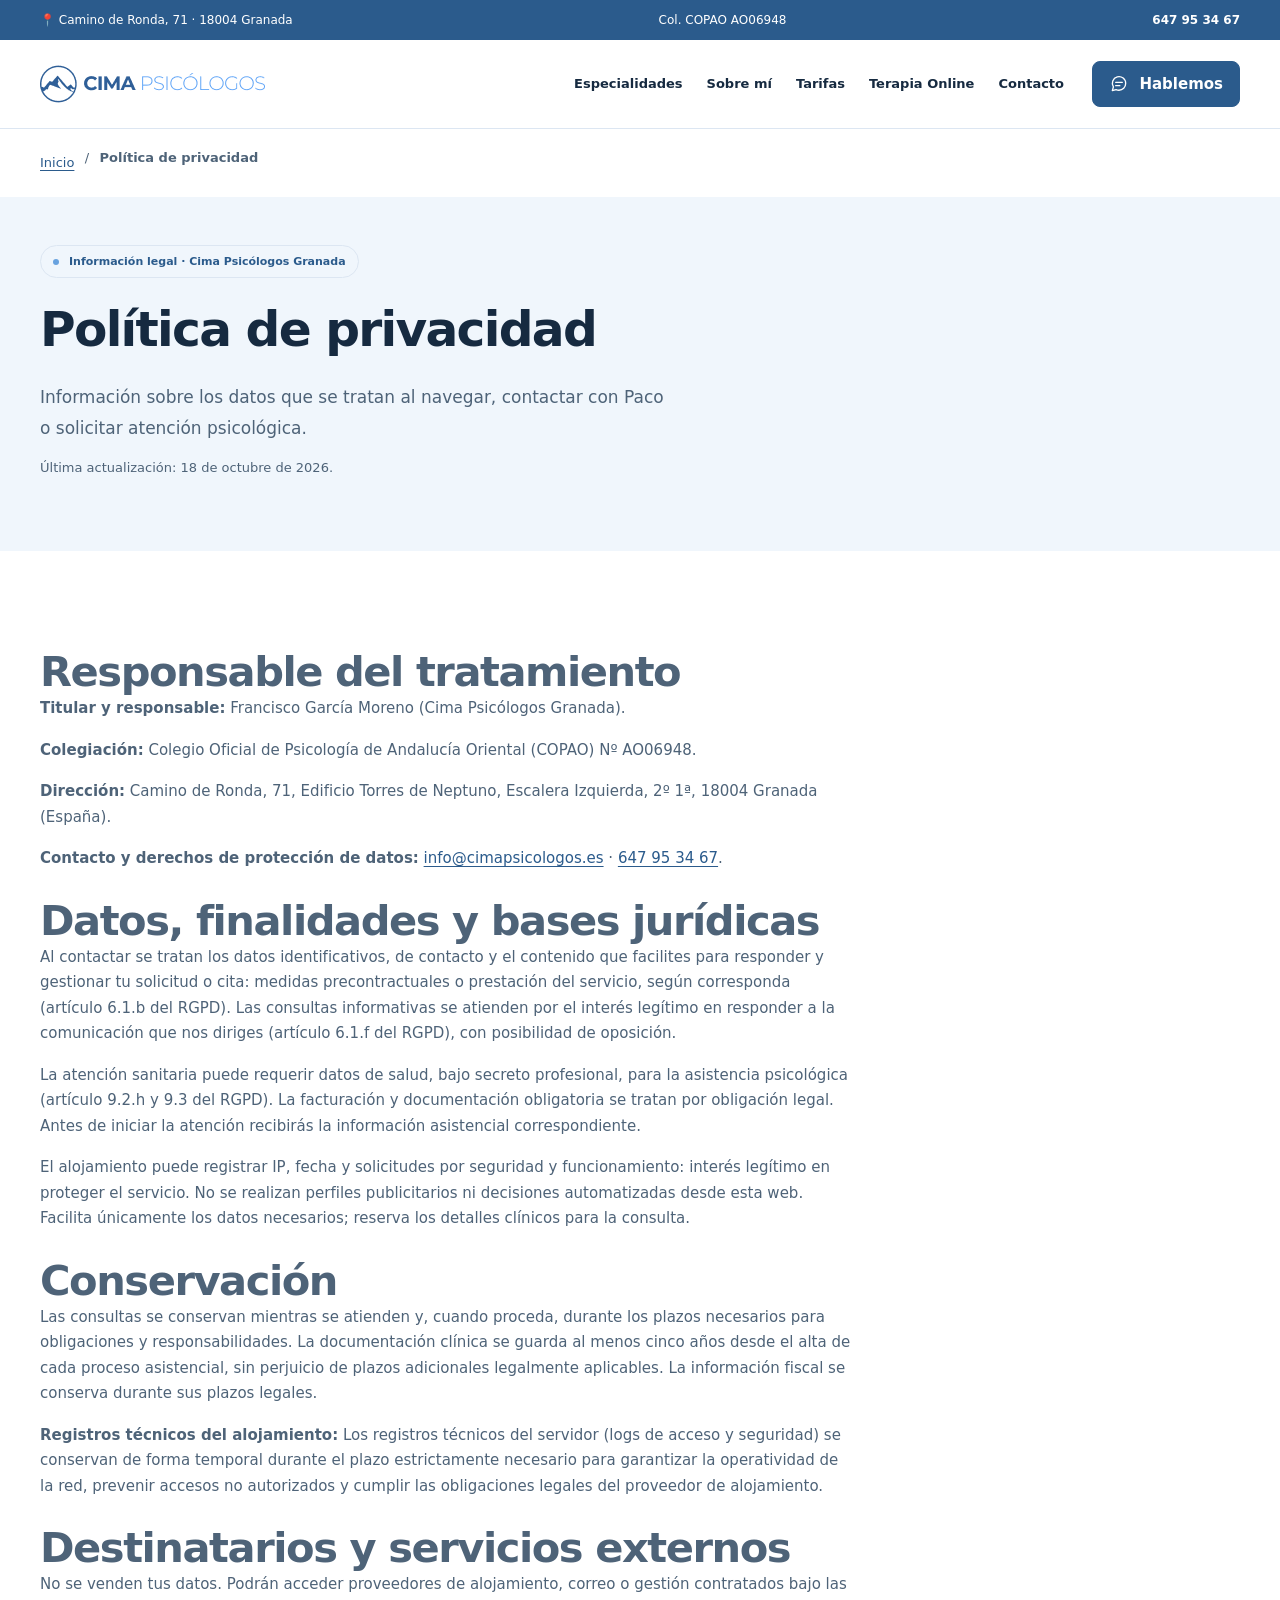
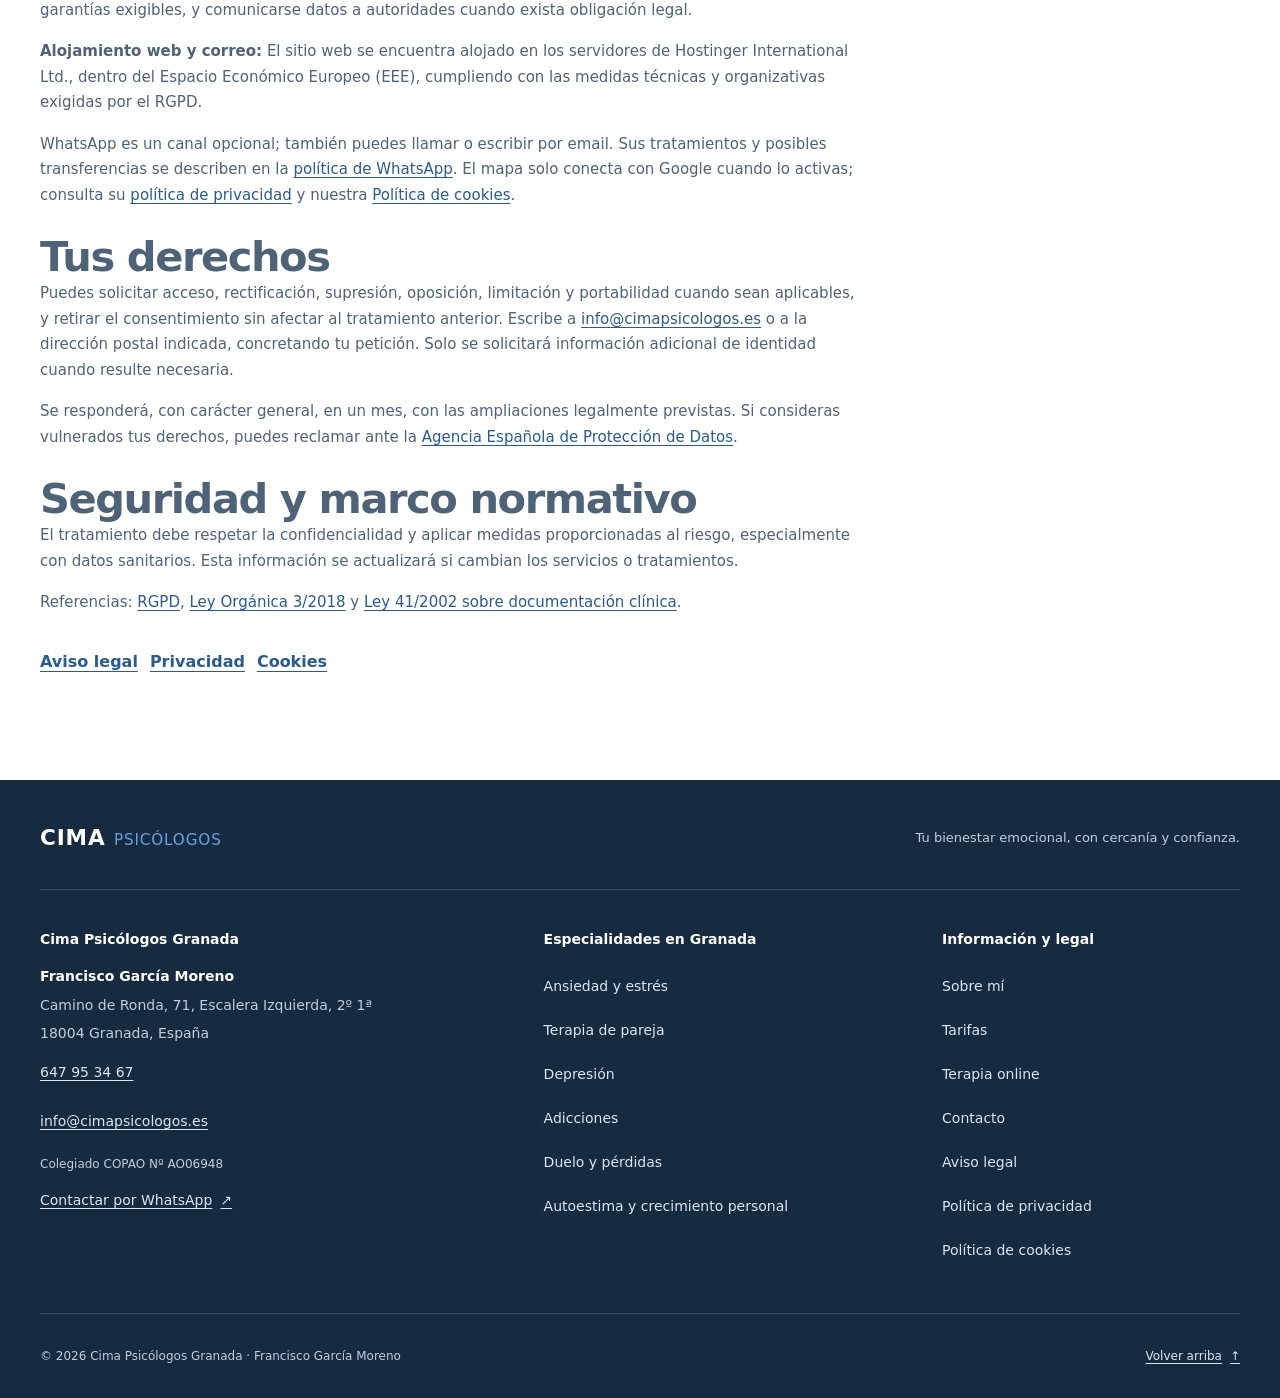
<file: politica-de-privacidad/index.html>
<!doctype html>
<html lang="es">
<head>
  <meta charset="utf-8">
  <meta name="viewport" content="width=device-width, initial-scale=1">
  <meta name="color-scheme" content="light">
  <meta name="theme-color" content="#2B5B8C">
  <title>Política de Privacidad | Cima Psicólogos Granada</title>
  <meta name="description" content="Información sobre el responsable, las finalidades del tratamiento y el ejercicio de derechos de protección de datos en Cima Psicólogos Granada.">
  <link rel="canonical" href="https://cimapsicologosgranada.es/politica-de-privacidad/">
  <meta name="robots" content="noindex, follow">
  <meta name="author" content="Francisco García Moreno">
  <meta property="og:type" content="website">
  <meta property="og:locale" content="es_ES">
  <meta property="og:site_name" content="Cima Psicólogos Granada">
  <meta property="og:title" content="Política de Privacidad | Cima Psicólogos Granada">
  <meta property="og:description" content="Información sobre el responsable, las finalidades del tratamiento y el ejercicio de derechos de protección de datos en Cima Psicólogos Granada.">
  <meta property="og:url" content="https://cimapsicologosgranada.es/politica-de-privacidad/">
  <meta property="og:image" content="https://cimapsicologosgranada.es/assets/img/consulta-social.webp">
  <meta property="og:image:secure_url" content="https://cimapsicologosgranada.es/assets/img/consulta-social.webp">
  <meta property="og:image:type" content="image/webp">
  <meta property="og:image:width" content="1200">
  <meta property="og:image:height" content="900">
  <meta property="og:image:alt" content="Interior de la consulta de Cima Psicólogos en Camino de Ronda, Granada">
  <meta name="twitter:card" content="summary_large_image">
  <meta name="twitter:title" content="Política de Privacidad | Cima Psicólogos Granada">
  <meta name="twitter:description" content="Información sobre el responsable, las finalidades del tratamiento y el ejercicio de derechos de protección de datos en Cima Psicólogos Granada.">
  <meta name="twitter:image" content="https://cimapsicologosgranada.es/assets/img/consulta-social.webp">
  <meta name="twitter:image:alt" content="Consulta de Cima Psicólogos Granada">
  <link rel="icon" href="/favicon.ico" type="image/x-icon">
  <link rel="stylesheet" href="/assets/css/styles.css">
  <!-- Las entidades conservan los mismos identificadores que la página de inicio. -->
  <script type="application/ld+json">
{
  "@context": "https://schema.org",
  "@graph": [
    {
      "@type": "BreadcrumbList",
      "@id": "https://cimapsicologosgranada.es/politica-de-privacidad/#migas-de-pan",
      "itemListElement": [
        {
          "@type": "ListItem",
          "position": 1,
          "name": "Inicio",
          "item": "https://cimapsicologosgranada.es/"
        },
        {
          "@type": "ListItem",
          "position": 2,
          "name": "Política de privacidad",
          "item": "https://cimapsicologosgranada.es/politica-de-privacidad/"
        }
      ]
    },
    {
      "@type": "WebPage",
      "@id": "https://cimapsicologosgranada.es/politica-de-privacidad/#pagina",
      "url": "https://cimapsicologosgranada.es/politica-de-privacidad/",
      "name": "Política de Privacidad | Cima Psicólogos Granada",
      "description": "Información sobre el responsable, las finalidades del tratamiento y el ejercicio de derechos de protección de datos en Cima Psicólogos Granada.",
      "inLanguage": "es",
      "breadcrumb": {
        "@id": "https://cimapsicologosgranada.es/politica-de-privacidad/#migas-de-pan"
      }
    }
  ]
}
  </script>
</head>
<body>
  <a class="skip-link" href="#contenido">Saltar al contenido</a>

  <!-- Símbolos propios, locales y decorativos; ninguna librería de iconos. -->
  <svg class="icon-definitions" xmlns="http://www.w3.org/2000/svg" aria-hidden="true" focusable="false">
    <defs>
      <symbol id="icon-arrow" viewBox="0 0 24 24"><path d="M5 12h14m-6-6 6 6-6 6"/></symbol>
      <symbol id="icon-chat" viewBox="0 0 24 24"><path d="M20 11.5a8 8 0 0 1-8 8 9 9 0 0 1-3.5-.8L4 20l1.3-4.5a8 8 0 1 1 14.7-4Z"/><path d="M8 10h8M8 14h5"/></symbol>
      <symbol id="icon-wave" viewBox="0 0 32 32"><path d="M3 17h5l3-9 6 17 4-12 3 4h5"/></symbol>
      <symbol id="icon-heart" viewBox="0 0 32 32"><path d="M16 27 5 16a7 7 0 0 1 11-8 7 7 0 0 1 11 8Z"/><path d="m16 9-3 7 6 2-3 6"/></symbol>
      <symbol id="icon-sun" viewBox="0 0 32 32"><circle cx="16" cy="16" r="6"/><path d="M16 2v4m0 20v4M2 16h4m20 0h4M6 6l3 3m14 14 3 3M6 26l3-3M23 9l3-3"/></symbol>
      <symbol id="icon-link" viewBox="0 0 32 32"><path d="m13 20-2 2a6 6 0 0 1-9-8l7-7a6 6 0 0 1 9 1m1 4 2-2a6 6 0 0 1 9 8l-7 7a6 6 0 0 1-9-1M11 21l10-10"/></symbol>
      <symbol id="icon-leaf" viewBox="0 0 32 32"><path d="M26 4c-1 13-3 23-14 23A9 9 0 0 1 4 17C5 7 17 9 26 4Z"/><path d="M6 29 21 13m-8 9v-7m0 7h7"/></symbol>
      <symbol id="icon-mountain" viewBox="0 0 32 32"><path d="m2 27 10-17 5 8 4-13 9 22ZM8 17l4 3 4-3m2-3 3 2 3-2"/></symbol>
      <symbol id="icon-check" viewBox="0 0 24 24"><path d="m5 12 4 4L19 6"/></symbol>
    </defs>
  </svg>

  <div class="topbar" role="region" aria-label="Datos de contacto de la consulta">
    <div class="container topbar__inner">
      <span class="topbar__address"><span aria-hidden="true">📍</span> Camino de Ronda, 71 · 18004 Granada</span>
      <span class="topbar__registration">Col. COPAO AO06948</span>
      <a href="tel:+34647953467">647 95 34 67</a>
    </div>
  </div>

  <header class="site-header">
    <div class="container header-inner">
      <a class="brand" href="/" aria-label="Cima Psicólogos Granada, inicio">
        <img src="/assets/img/logo-cima-psicologos.webp" alt="Cima Psicólogos Granada" width="225" height="38" decoding="async">
      </a>
      <nav class="desktop-nav" aria-label="Navegación principal">
        <ul class="nav-list">
          <li><a href="/#especialidades">Especialidades</a></li>
          <li><a href="/sobre-nosotros/">Sobre mí</a></li>
          <li><a href="/tarifas/">Tarifas</a></li>
          <li><a href="/psicologo-online/">Terapia Online</a></li>
          <li><a href="/contacto/">Contacto</a></li>
        </ul>
      </nav>
      <a class="button button--small header-cta" href="https://wa.me/34647953467?text=Hola%20Paco,%20me%20gustar%C3%ADa%20solicitar%20informaci%C3%B3n%20para%20pedir%20una%20cita">
        <svg class="icon" aria-hidden="true" focusable="false"><use href="#icon-chat"/></svg>
        <span>Hablemos</span>
      </a>
      <!-- Menú nativo: funciona con teclado, lector de pantalla y sin JS. -->
      <details class="mobile-menu">
        <summary>Menú <span class="menu-lines" aria-hidden="true"></span></summary>
        <nav aria-label="Navegación principal móvil">
          <ul>
            <li><a href="/#especialidades">Especialidades</a></li>
            <li><a href="/sobre-nosotros/">Sobre mí</a></li>
            <li><a href="/tarifas/">Tarifas</a></li>
            <li><a href="/psicologo-online/">Terapia Online</a></li>
            <li><a href="/contacto/">Contacto</a></li>
          </ul>
          <a class="button" href="https://wa.me/34647953467?text=Hola%20Paco,%20me%20gustar%C3%ADa%20solicitar%20informaci%C3%B3n%20para%20pedir%20una%20cita">Hablar por WhatsApp</a>
          <a class="mobile-menu__phone" href="tel:+34647953467">O llámame al 647 95 34 67</a>
        </nav>
      </details>
    </div>
  </header>

  <main id="contenido" tabindex="-1">
    <nav aria-label="Migas de pan" class="container breadcrumbs"><ol><li><a href="/">Inicio</a></li><li><span aria-current="page">Política de privacidad</span></li></ol></nav>
    <section class="page-hero" aria-labelledby="legal-titulo"><div class="container"><p class="badge"><span class="badge__dot" aria-hidden="true"></span>Información legal · Cima Psicólogos Granada</p><h1 id="legal-titulo">Política de privacidad</h1><p class="hero-description">Información sobre los datos que se tratan al navegar, contactar con Paco o solicitar atención psicológica.</p><p class="hero-note">Última actualización: <time datetime="2026-10-18">18 de octubre de 2026</time>.</p></div></section>
    <div class="section"><div class="container"><div class="section-heading--wide">
        <section class="faq-answer" aria-labelledby="politica-de-privacidad-1"><h2 id="politica-de-privacidad-1">Responsable del tratamiento</h2><p><strong>Titular y responsable:</strong> Francisco García Moreno (Cima Psicólogos Granada).</p><p><strong>Colegiación:</strong> Colegio Oficial de Psicología de Andalucía Oriental (COPAO) Nº AO06948.</p><p><strong>Dirección:</strong> Camino de Ronda, 71, Edificio Torres de Neptuno, Escalera Izquierda, 2º 1ª, 18004 Granada (España).</p><p><strong>Contacto y derechos de protección de datos:</strong> <a href="mailto:info@cimapsicologos.es">info@cimapsicologos.es</a> · <a href="tel:+34647953467">647 95 34 67</a>.</p></section>
        <section class="faq-answer" aria-labelledby="politica-de-privacidad-2"><h2 id="politica-de-privacidad-2">Datos, finalidades y bases jurídicas</h2><p>Al contactar se tratan los datos identificativos, de contacto y el contenido que facilites para responder y gestionar tu solicitud o cita: medidas precontractuales o prestación del servicio, según corresponda (artículo 6.1.b del RGPD). Las consultas informativas se atienden por el interés legítimo en responder a la comunicación que nos diriges (artículo 6.1.f del RGPD), con posibilidad de oposición.</p><p>La atención sanitaria puede requerir datos de salud, bajo secreto profesional, para la asistencia psicológica (artículo 9.2.h y 9.3 del RGPD). La facturación y documentación obligatoria se tratan por obligación legal. Antes de iniciar la atención recibirás la información asistencial correspondiente.</p><p>El alojamiento puede registrar IP, fecha y solicitudes por seguridad y funcionamiento: interés legítimo en proteger el servicio. No se realizan perfiles publicitarios ni decisiones automatizadas desde esta web. Facilita únicamente los datos necesarios; reserva los detalles clínicos para la consulta.</p></section>
        <section class="faq-answer" aria-labelledby="politica-de-privacidad-3"><h2 id="politica-de-privacidad-3">Conservación</h2><p>Las consultas se conservan mientras se atienden y, cuando proceda, durante los plazos necesarios para obligaciones y responsabilidades. La documentación clínica se guarda al menos cinco años desde el alta de cada proceso asistencial, sin perjuicio de plazos adicionales legalmente aplicables. La información fiscal se conserva durante sus plazos legales.</p><p><strong>Registros técnicos del alojamiento:</strong> Los registros técnicos del servidor (logs de acceso y seguridad) se conservan de forma temporal durante el plazo estrictamente necesario para garantizar la operatividad de la red, prevenir accesos no autorizados y cumplir las obligaciones legales del proveedor de alojamiento.</p></section>
        <section class="faq-answer" aria-labelledby="politica-de-privacidad-4"><h2 id="politica-de-privacidad-4">Destinatarios y servicios externos</h2><p>No se venden tus datos. Podrán acceder proveedores de alojamiento, correo o gestión contratados bajo las garantías exigibles, y comunicarse datos a autoridades cuando exista obligación legal.</p><p><strong>Alojamiento web y correo:</strong> El sitio web se encuentra alojado en los servidores de Hostinger International Ltd., dentro del Espacio Económico Europeo (EEE), cumpliendo con las medidas técnicas y organizativas exigidas por el RGPD.</p><p>WhatsApp es un canal opcional; también puedes llamar o escribir por email. Sus tratamientos y posibles transferencias se describen en la <a href="https://www.whatsapp.com/legal/privacy-policy-eea">política de WhatsApp</a>. El mapa solo conecta con Google cuando lo activas; consulta su <a href="https://policies.google.com/privacy?hl=es">política de privacidad</a> y nuestra <a href="/politica-de-cookies/">Política de cookies</a>.</p></section>
        <section class="faq-answer" aria-labelledby="politica-de-privacidad-5"><h2 id="politica-de-privacidad-5">Tus derechos</h2><p>Puedes solicitar acceso, rectificación, supresión, oposición, limitación y portabilidad cuando sean aplicables, y retirar el consentimiento sin afectar al tratamiento anterior. Escribe a <a href="mailto:info@cimapsicologos.es">info@cimapsicologos.es</a> o a la dirección postal indicada, concretando tu petición. Solo se solicitará información adicional de identidad cuando resulte necesaria.</p><p>Se responderá, con carácter general, en un mes, con las ampliaciones legalmente previstas. Si consideras vulnerados tus derechos, puedes reclamar ante la <a href="https://www.aepd.es/">Agencia Española de Protección de Datos</a>.</p></section>
        <section class="faq-answer" aria-labelledby="politica-de-privacidad-6"><h2 id="politica-de-privacidad-6">Seguridad y marco normativo</h2><p>El tratamiento debe respetar la confidencialidad y aplicar medidas proporcionadas al riesgo, especialmente con datos sanitarios. Esta información se actualizará si cambian los servicios o tratamientos.</p><p>Referencias: <a href="https://eur-lex.europa.eu/legal-content/ES/TXT/?uri=CELEX%3A32016R0679">RGPD</a>, <a href="https://www.boe.es/buscar/act.php?id=BOE-A-2018-16673">Ley Orgánica 3/2018</a> y <a href="https://www.boe.es/buscar/act.php?id=BOE-A-2002-22188#a17">Ley 41/2002 sobre documentación clínica</a>.</p></section>
      <nav aria-label="Otras páginas legales" class="button-group"><a class="text-link" href="/aviso-legal/">Aviso legal</a><a class="text-link" href="/politica-de-privacidad/">Privacidad</a><a class="text-link" href="/politica-de-cookies/">Cookies</a></nav>
    </div></div></div>
  </main>

  <footer class="site-footer">
    <div class="container">
      <div class="footer-brand-row"><a class="footer-brand" href="/">CIMA <span>PSICÓLOGOS</span></a><p>Tu bienestar emocional, con cercanía y confianza.</p></div>
      <div class="footer-grid">
        <div><h2 class="footer-title">Cima Psicólogos Granada</h2><address><strong>Francisco García Moreno</strong><span>Camino de Ronda, 71, Escalera Izquierda, 2º 1ª</span><span>18004 Granada, España</span><a href="tel:+34647953467">647 95 34 67</a><a href="mailto:info@cimapsicologos.es">info@cimapsicologos.es</a></address><p class="footer-registration">Colegiado COPAO Nº AO06948</p><a class="footer-contact" href="https://wa.me/34647953467?text=Hola%20Paco,%20me%20gustar%C3%ADa%20solicitar%20informaci%C3%B3n%20para%20pedir%20una%20cita">Contactar por WhatsApp <span aria-hidden="true">↗</span></a></div>
        <nav aria-labelledby="footer-especialidades"><h2 class="footer-title" id="footer-especialidades">Especialidades en Granada</h2><ul><li><a href="/terapia-ansiedad-granada/">Ansiedad y estrés</a></li><li><a href="/terapia-pareja-granada/">Terapia de pareja</a></li><li><a href="/tratamiento-depresion-granada/">Depresión</a></li><li><a href="/terapia-adicciones-granada/">Adicciones</a></li><li><a href="/psicologo-duelo-granada/">Duelo y pérdidas</a></li><li><a href="/psicologo-autoestima-granada/">Autoestima y crecimiento personal</a></li></ul></nav>
        <nav aria-labelledby="footer-informacion"><h2 class="footer-title" id="footer-informacion">Información y legal</h2><ul><li><a href="/sobre-nosotros/">Sobre mí</a></li><li><a href="/tarifas/">Tarifas</a></li><li><a href="/psicologo-online/">Terapia online</a></li><li><a href="/contacto/">Contacto</a></li><li><a href="/aviso-legal/">Aviso legal</a></li><li><a href="/politica-de-privacidad/">Política de privacidad</a></li><li><a href="/politica-de-cookies/">Política de cookies</a></li></ul></nav>
      </div>
      <div class="footer-bottom"><p>© 2026 Cima Psicólogos Granada · Francisco García Moreno</p><a href="#contenido">Volver arriba <span aria-hidden="true">↑</span></a></div>
    </div>
  </footer>
</body>
</html>
</file>
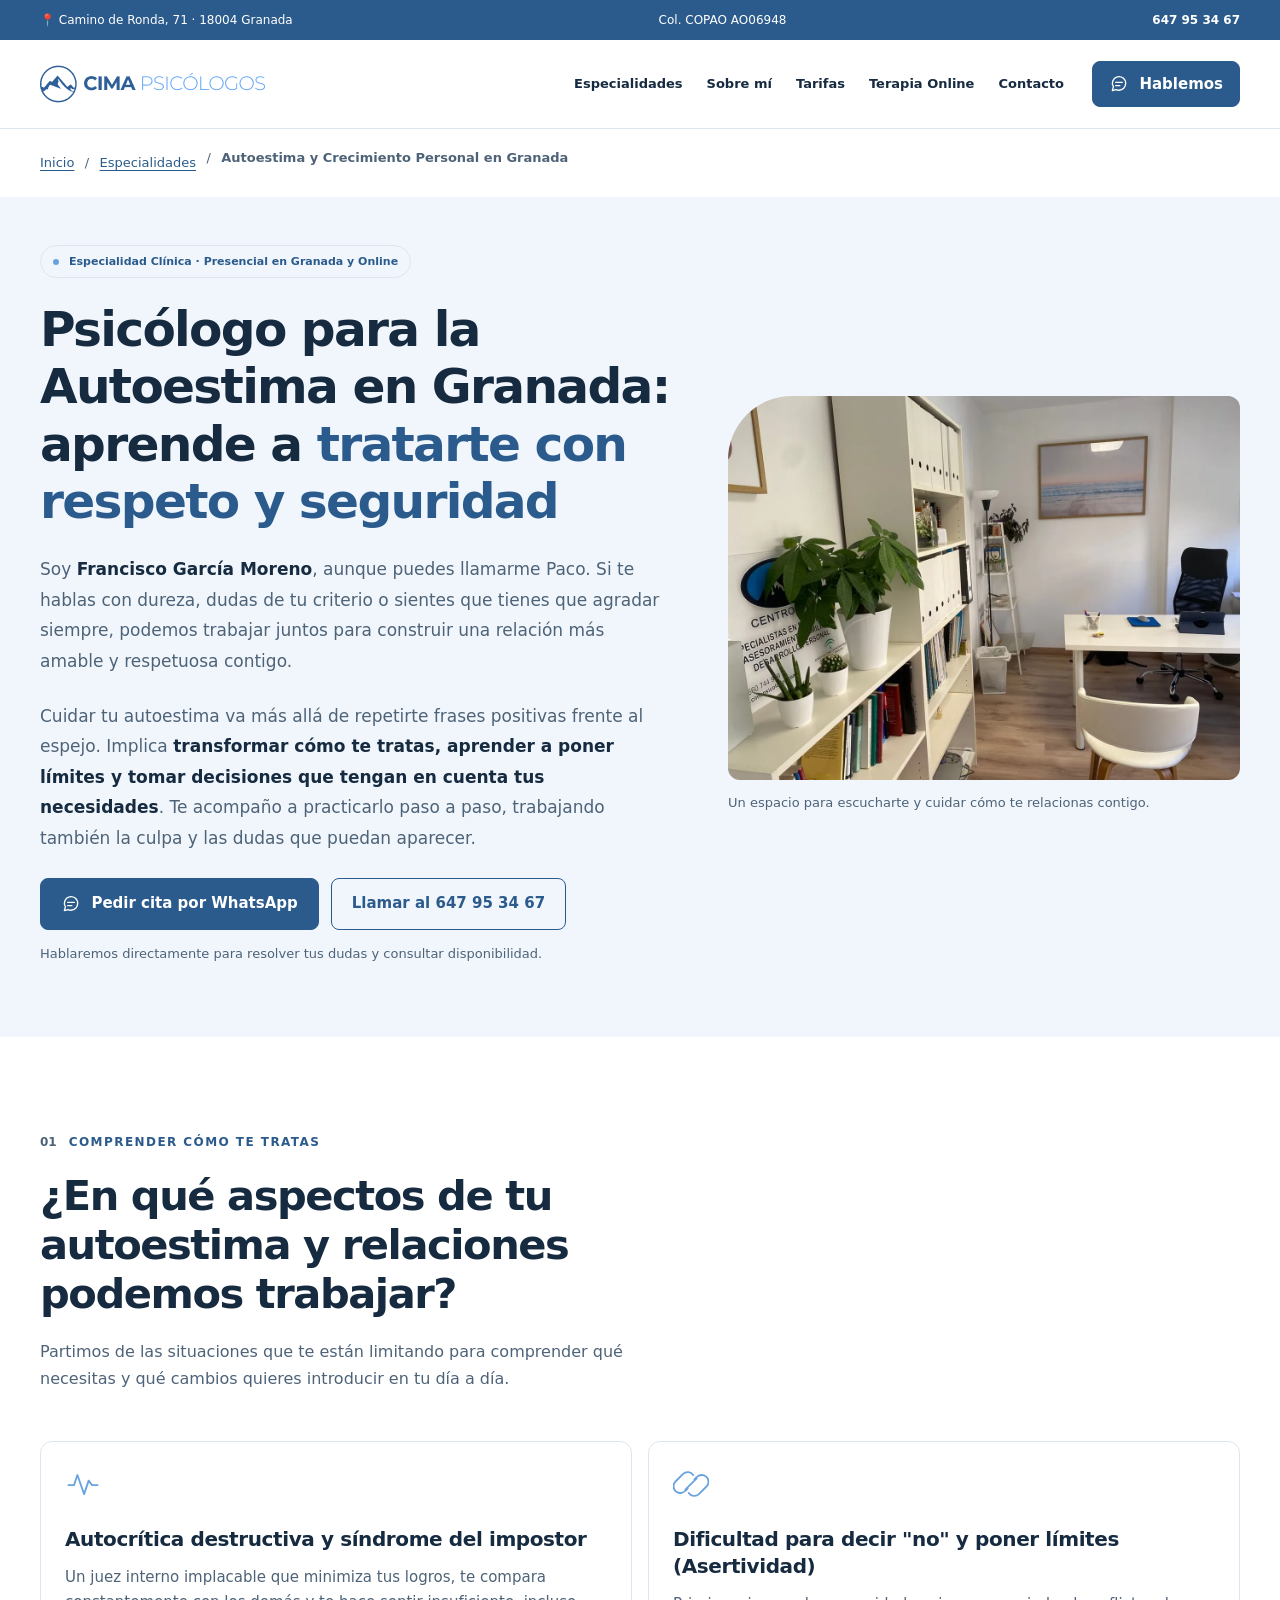
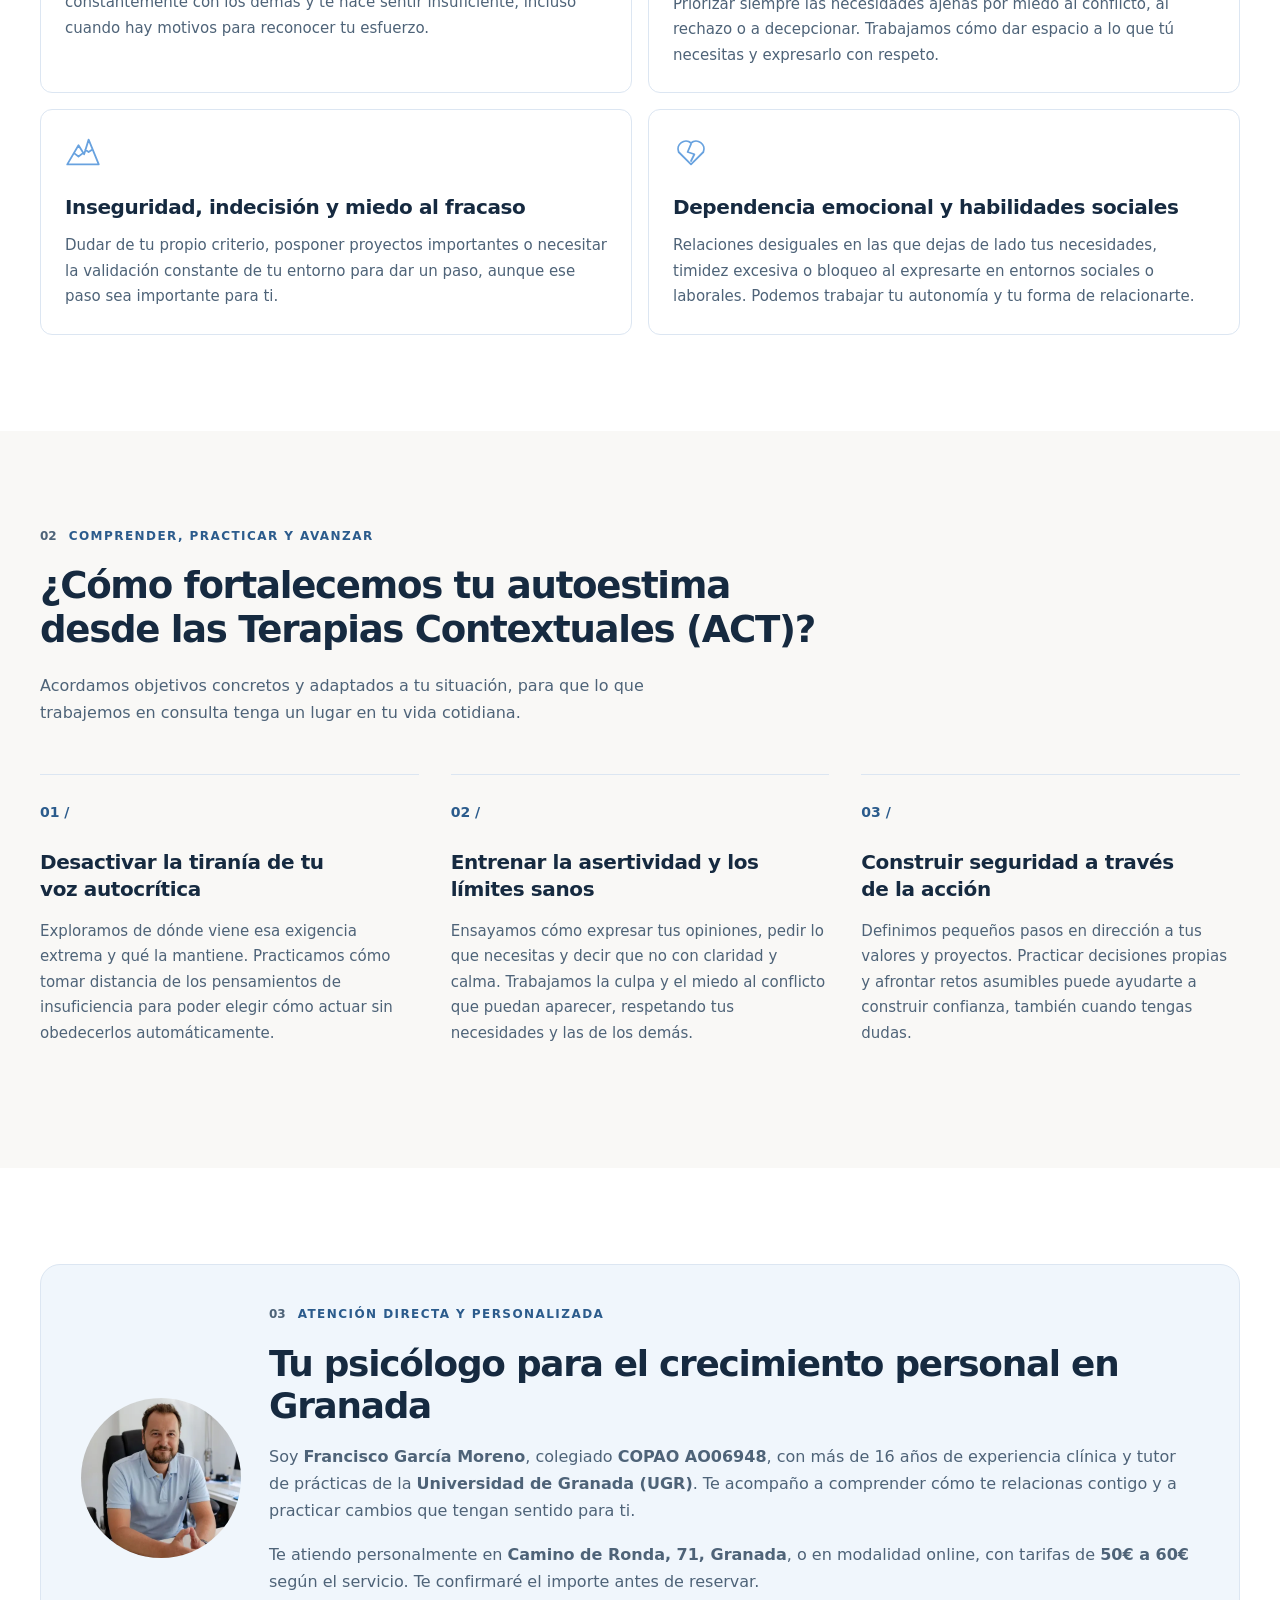
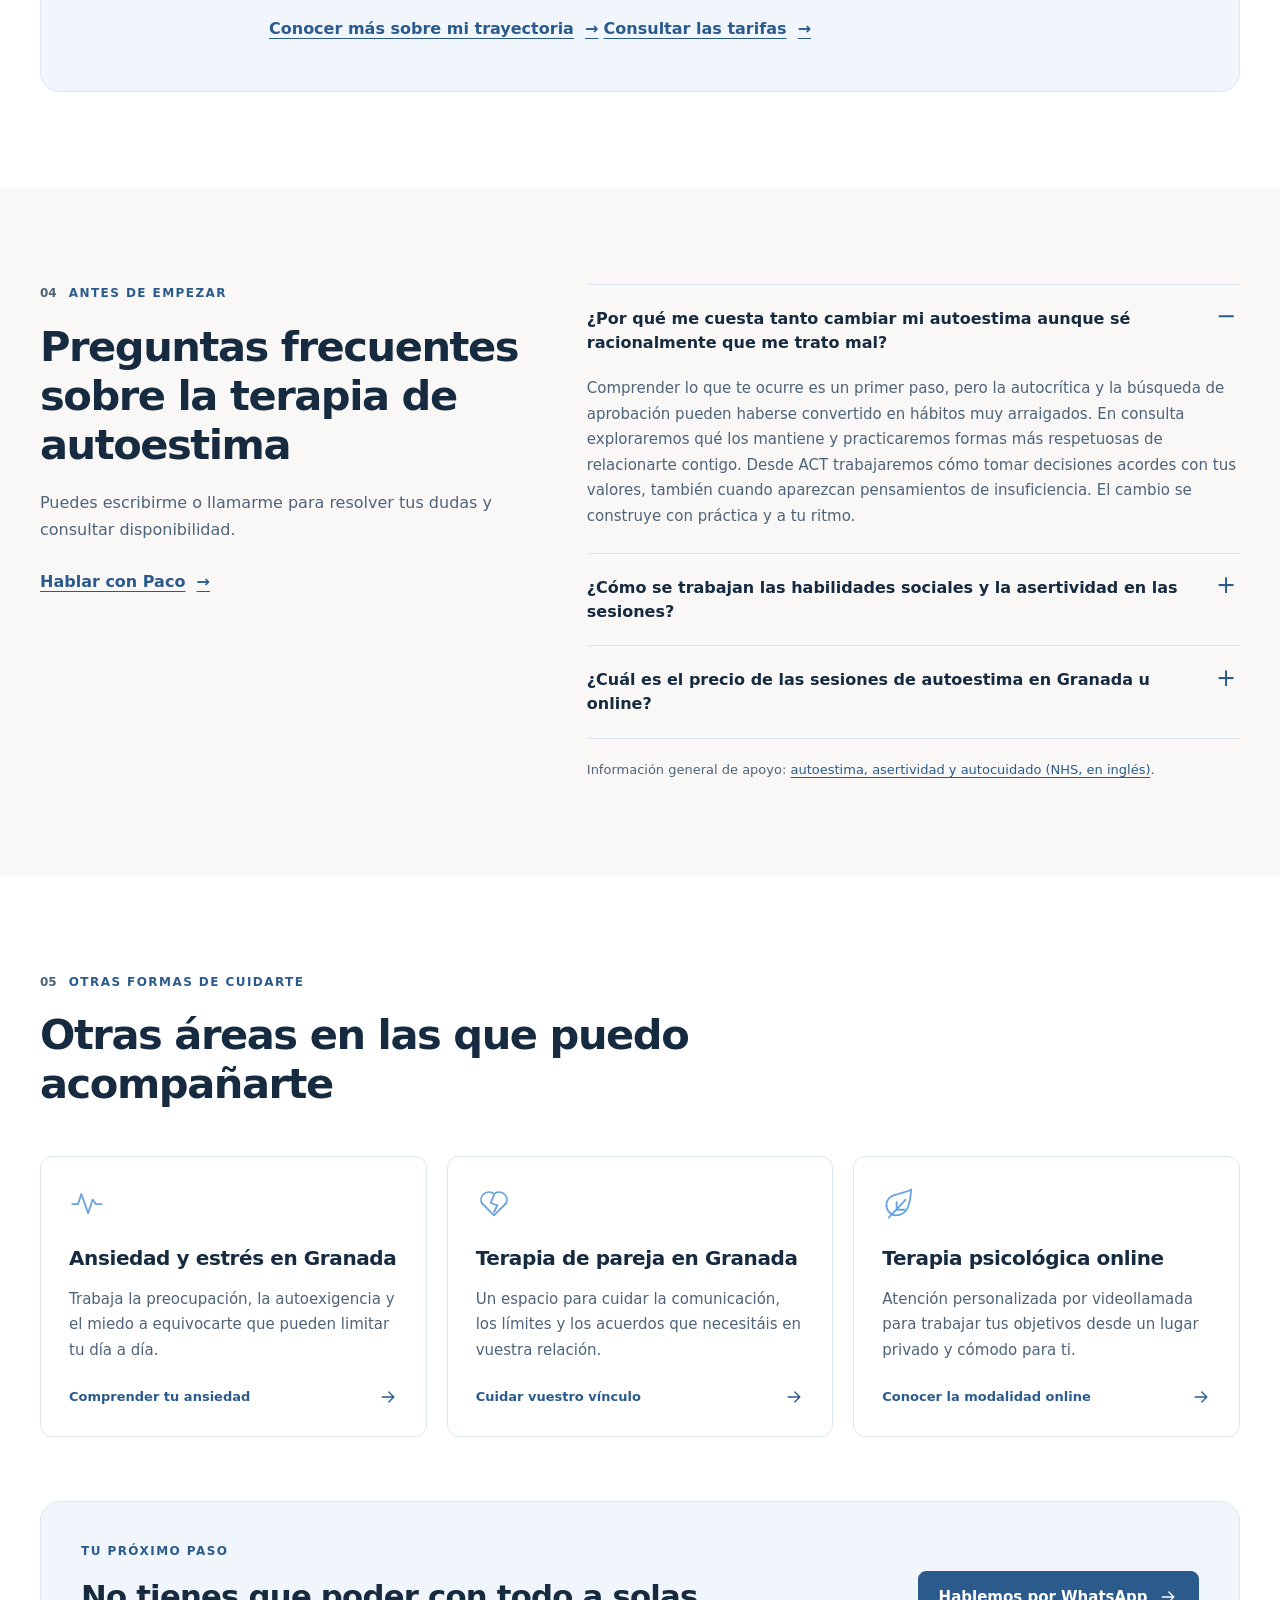
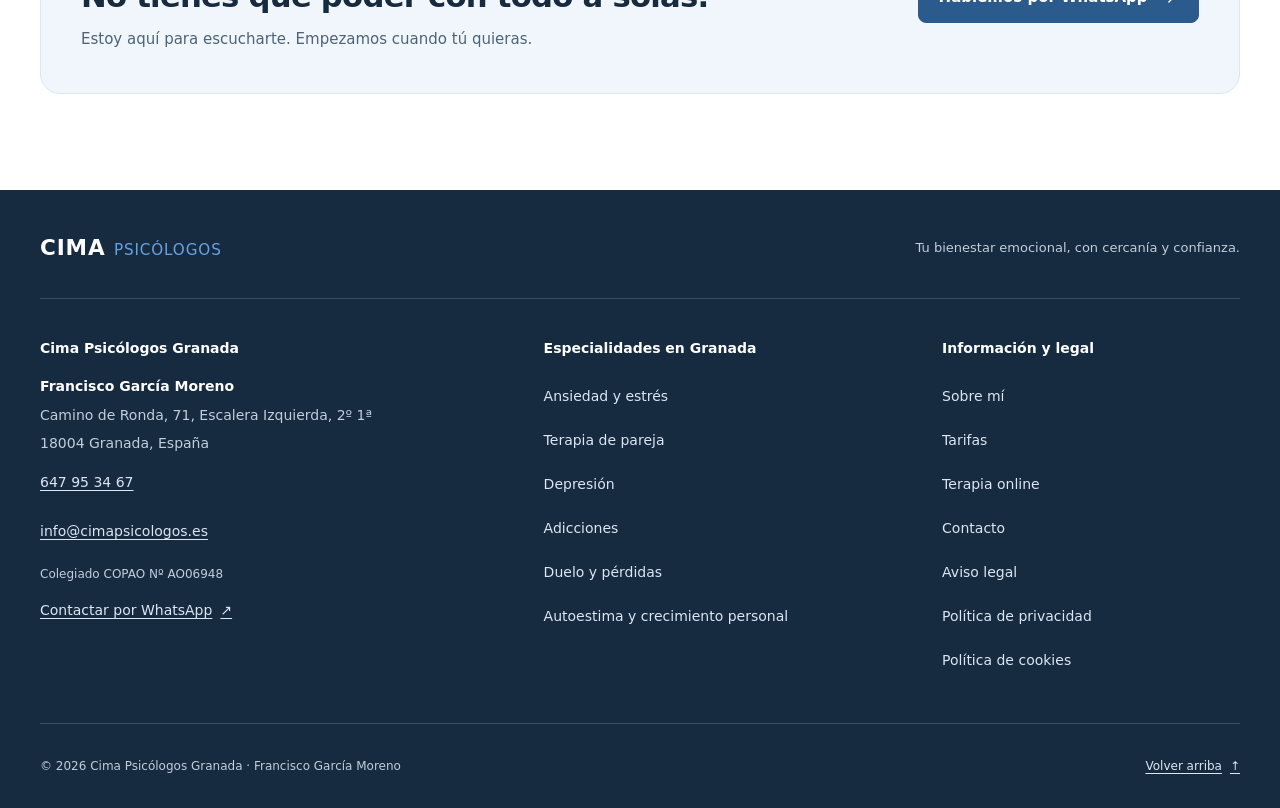
<file: psicologo-autoestima-granada/index.html>
<!doctype html>
<html lang="es">
<head>
  <meta charset="utf-8">
  <meta name="viewport" content="width=device-width, initial-scale=1">
  <meta name="color-scheme" content="light">
  <meta name="theme-color" content="#2B5B8C">
  <title>Psicólogo de Autoestima en Granada | Cima Psicólogos - Paco García</title>
  <meta name="description" content="Terapia para mejorar la autoestima, inseguridad, límites y habilidades sociales en Granada (Camino de Ronda, 71) y online. Francisco García Moreno (Col. AO06948).">
  <link rel="canonical" href="https://cimapsicologosgranada.es/psicologo-autoestima-granada/">
  <meta name="robots" content="index, follow, max-image-preview:large">
  <meta name="author" content="Francisco García Moreno">
  <meta property="og:type" content="website">
  <meta property="og:locale" content="es_ES">
  <meta property="og:site_name" content="Cima Psicólogos Granada">
  <meta property="og:title" content="Psicólogo de Autoestima en Granada | Cima Psicólogos - Paco García">
  <meta property="og:description" content="Terapia para mejorar la autoestima, inseguridad, límites y habilidades sociales en Granada (Camino de Ronda, 71) y online. Francisco García Moreno (Col. AO06948).">
  <meta property="og:url" content="https://cimapsicologosgranada.es/psicologo-autoestima-granada/">
  <meta property="og:image" content="https://cimapsicologosgranada.es/assets/img/consulta-social.webp">
  <meta property="og:image:secure_url" content="https://cimapsicologosgranada.es/assets/img/consulta-social.webp">
  <meta property="og:image:type" content="image/webp">
  <meta property="og:image:width" content="1200">
  <meta property="og:image:height" content="900">
  <meta property="og:image:alt" content="Interior de la consulta de Cima Psicólogos en Camino de Ronda, Granada">
  <meta name="twitter:card" content="summary_large_image">
  <meta name="twitter:title" content="Psicólogo de Autoestima en Granada | Cima Psicólogos - Paco García">
  <meta name="twitter:description" content="Terapia para mejorar la autoestima, inseguridad, límites y habilidades sociales en Granada (Camino de Ronda, 71) y online. Francisco García Moreno (Col. AO06948).">
  <meta name="twitter:image" content="https://cimapsicologosgranada.es/assets/img/consulta-social.webp">
  <meta name="twitter:image:alt" content="Consulta de Cima Psicólogos Granada">
  <link rel="icon" href="/favicon.ico" type="image/x-icon">
  <link rel="stylesheet" href="/assets/css/styles.css">
  <!-- Las entidades conservan los mismos identificadores que la página de inicio. -->
  <script type="application/ld+json">
{
  "@context": "https://schema.org",
  "@graph": [
    {
      "@type": "BreadcrumbList",
      "@id": "https://cimapsicologosgranada.es/psicologo-autoestima-granada/#migas-de-pan",
      "itemListElement": [
        {
          "@type": "ListItem",
          "position": 1,
          "name": "Inicio",
          "item": "https://cimapsicologosgranada.es/"
        },
        {
          "@type": "ListItem",
          "position": 2,
          "name": "Autoestima y Crecimiento Personal en Granada",
          "item": "https://cimapsicologosgranada.es/psicologo-autoestima-granada/"
        }
      ]
    },
    {
      "@type": "MedicalWebPage",
      "@id": "https://cimapsicologosgranada.es/psicologo-autoestima-granada/#pagina",
      "url": "https://cimapsicologosgranada.es/psicologo-autoestima-granada/",
      "name": "Psicólogo de Autoestima en Granada | Cima Psicólogos - Paco García",
      "description": "Terapia para mejorar la autoestima, inseguridad, límites y habilidades sociales en Granada (Camino de Ronda, 71) y online. Francisco García Moreno (Col. AO06948).",
      "inLanguage": "es",
      "about": {
        "@type": "MedicalTherapy",
        "name": "Terapia psicológica para la autoestima y el crecimiento personal",
        "description": "Acompañamiento individualizado para trabajar la autocrítica, la inseguridad, los límites y las habilidades sociales desde las Terapias Contextuales y la Terapia de Aceptación y Compromiso (ACT), en Granada y online."
      },
      "provider": {
        "@id": "https://cimapsicologosgranada.es/#consulta"
      },
      "author": {
        "@id": "https://cimapsicologosgranada.es/#francisco"
      },
      "breadcrumb": {
        "@id": "https://cimapsicologosgranada.es/psicologo-autoestima-granada/#migas-de-pan"
      },
      "hasPart": {
        "@id": "https://cimapsicologosgranada.es/psicologo-autoestima-granada/#preguntas-frecuentes"
      },
      "primaryImageOfPage": {
        "@type": "ImageObject",
        "url": "https://cimapsicologosgranada.es/assets/img/consulta-social.webp",
        "width": 1200,
        "height": 900
      },
      "citation": [
        "https://www.nhs.uk/mental-health/self-help/tips-and-support/raise-low-self-esteem/"
      ]
    },
    {
      "@type": "FAQPage",
      "@id": "https://cimapsicologosgranada.es/psicologo-autoestima-granada/#preguntas-frecuentes",
      "inLanguage": "es",
      "mainEntity": [
        {
          "@type": "Question",
          "name": "¿Por qué me cuesta tanto cambiar mi autoestima aunque sé racionalmente que me trato mal?",
          "acceptedAnswer": {
            "@type": "Answer",
            "text": "Comprender lo que te ocurre es un primer paso, pero la autocrítica y la búsqueda de aprobación pueden haberse convertido en hábitos muy arraigados. En consulta exploraremos qué los mantiene y practicaremos formas más respetuosas de relacionarte contigo. Desde ACT trabajaremos cómo tomar decisiones acordes con tus valores, también cuando aparezcan pensamientos de insuficiencia. El cambio se construye con práctica y a tu ritmo."
          }
        },
        {
          "@type": "Question",
          "name": "¿Cómo se trabajan las habilidades sociales y la asertividad en las sesiones?",
          "acceptedAnswer": {
            "@type": "Answer",
            "text": "Partimos de situaciones concretas de tu vida, como pedir algo, expresar un desacuerdo o decir que no. Ensayamos conversaciones y formas de comunicar tus necesidades con claridad y respeto, y acordamos pequeños ejercicios para practicarlos entre sesiones. También trabajamos el miedo al rechazo y la culpa que puedan aparecer al poner límites, ajustando cada paso a tus circunstancias."
          }
        },
        {
          "@type": "Question",
          "name": "¿Cuál es el precio de las sesiones de autoestima en Granada u online?",
          "acceptedAnswer": {
            "@type": "Answer",
            "text": "Las sesiones de autoestima tienen una tarifa de entre 50€ y 60€, según el servicio, tanto en la consulta de Granada como en modalidad online. Antes de reservar te confirmaré el importe exacto y resolveré tus dudas. Puedes consultar el detalle en la página de tarifas."
          }
        }
      ]
    },
    {
      "@type": "MedicalBusiness",
      "@id": "https://cimapsicologosgranada.es/#consulta",
      "name": "Cima Psicólogos Granada - Francisco García Moreno",
      "description": "Consulta de psicología sanitaria en Granada y online, dirigida por Francisco García Moreno, colegiado COPAO AO06948.",
      "url": "https://cimapsicologosgranada.es/",
      "logo": "https://cimapsicologosgranada.es/assets/img/logo-cima-psicologos.webp",
      "image": "https://cimapsicologosgranada.es/assets/img/consulta-social.webp",
      "telephone": "+34647953467",
      "email": "info@cimapsicologos.es",
      "priceRange": "50€ - 60€",
      "currenciesAccepted": "EUR",
      "address": {
        "@type": "PostalAddress",
        "streetAddress": "Camino de Ronda, 71, Escalera Izquierda, 2º 1ª",
        "postalCode": "18004",
        "addressLocality": "Granada",
        "addressRegion": "Granada",
        "addressCountry": "ES"
      },
      "geo": {
          "@type": "GeoCoordinates",
          "latitude": 37.1695,
          "longitude": -3.6062
      },
      "areaServed": {
          "@type": "City",
          "name": "Granada"
      },
      "founder": {
        "@id": "https://cimapsicologosgranada.es/#francisco"
      },
      "sameAs": [
        "https://www.doctoralia.es/francisco-garcia-moreno/psicologo/granada",
        "https://www.topdoctors.es/doctor/francisco-garcia-moreno/"
      ]
    },
    {
      "@type": "Person",
      "@id": "https://cimapsicologosgranada.es/#francisco",
      "name": "Francisco García Moreno",
      "jobTitle": "Psicólogo General Sanitario",
      "image": "https://cimapsicologosgranada.es/assets/img/francisco-garcia-moreno.webp",
      "worksFor": {
        "@id": "https://cimapsicologosgranada.es/#consulta"
      },
      "identifier": {
        "@type": "PropertyValue",
        "propertyID": "Colegiado COPAO",
        "value": "AO06948"
      },
      "sameAs": [
        "https://www.doctoralia.es/francisco-garcia-moreno/psicologo/granada",
        "https://www.topdoctors.es/doctor/francisco-garcia-moreno/"
      ]
    }
  ]
}
  </script>
</head>
<body>
  <a class="skip-link" href="#contenido">Saltar al contenido</a>

  <!-- Símbolos propios, locales y decorativos; ninguna librería de iconos. -->
  <svg class="icon-definitions" xmlns="http://www.w3.org/2000/svg" aria-hidden="true" focusable="false">
    <defs>
      <symbol id="icon-arrow" viewBox="0 0 24 24"><path d="M5 12h14m-6-6 6 6-6 6"/></symbol>
      <symbol id="icon-chat" viewBox="0 0 24 24"><path d="M20 11.5a8 8 0 0 1-8 8 9 9 0 0 1-3.5-.8L4 20l1.3-4.5a8 8 0 1 1 14.7-4Z"/><path d="M8 10h8M8 14h5"/></symbol>
      <symbol id="icon-wave" viewBox="0 0 32 32"><path d="M3 17h5l3-9 6 17 4-12 3 4h5"/></symbol>
      <symbol id="icon-heart" viewBox="0 0 32 32"><path d="M16 27 5 16a7 7 0 0 1 11-8 7 7 0 0 1 11 8Z"/><path d="m16 9-3 7 6 2-3 6"/></symbol>
      <symbol id="icon-sun" viewBox="0 0 32 32"><circle cx="16" cy="16" r="6"/><path d="M16 2v4m0 20v4M2 16h4m20 0h4M6 6l3 3m14 14 3 3M6 26l3-3M23 9l3-3"/></symbol>
      <symbol id="icon-link" viewBox="0 0 32 32"><path d="m13 20-2 2a6 6 0 0 1-9-8l7-7a6 6 0 0 1 9 1m1 4 2-2a6 6 0 0 1 9 8l-7 7a6 6 0 0 1-9-1M11 21l10-10"/></symbol>
      <symbol id="icon-leaf" viewBox="0 0 32 32"><path d="M26 4c-1 13-3 23-14 23A9 9 0 0 1 4 17C5 7 17 9 26 4Z"/><path d="M6 29 21 13m-8 9v-7m0 7h7"/></symbol>
      <symbol id="icon-mountain" viewBox="0 0 32 32"><path d="m2 27 10-17 5 8 4-13 9 22ZM8 17l4 3 4-3m2-3 3 2 3-2"/></symbol>
      <symbol id="icon-check" viewBox="0 0 24 24"><path d="m5 12 4 4L19 6"/></symbol>
    </defs>
  </svg>

  <div class="topbar" role="region" aria-label="Datos de contacto de la consulta">
    <div class="container topbar__inner">
      <span class="topbar__address"><span aria-hidden="true">📍</span> Camino de Ronda, 71 · 18004 Granada</span>
      <span class="topbar__registration">Col. COPAO AO06948</span>
      <a href="tel:+34647953467">647 95 34 67</a>
    </div>
  </div>

  <header class="site-header">
    <div class="container header-inner">
      <a class="brand" href="/" aria-label="Cima Psicólogos Granada, inicio">
        <img src="/assets/img/logo-cima-psicologos.webp" alt="Cima Psicólogos Granada" width="225" height="38" decoding="async">
      </a>
      <nav class="desktop-nav" aria-label="Navegación principal">
        <ul class="nav-list">
          <li><a href="/#especialidades">Especialidades</a></li>
          <li><a href="/sobre-nosotros/">Sobre mí</a></li>
          <li><a href="/tarifas/">Tarifas</a></li>
          <li><a href="/psicologo-online/">Terapia Online</a></li>
          <li><a href="/contacto/">Contacto</a></li>
        </ul>
      </nav>
      <a class="button button--small header-cta" href="https://wa.me/34647953467?text=Hola%20Paco,%20me%20gustar%C3%ADa%20solicitar%20informaci%C3%B3n%20para%20pedir%20una%20cita">
        <svg class="icon" aria-hidden="true" focusable="false"><use href="#icon-chat"/></svg>
        <span>Hablemos</span>
      </a>
      <!-- Menú nativo: funciona con teclado, lector de pantalla y sin JS. -->
      <details class="mobile-menu">
        <summary>Menú <span class="menu-lines" aria-hidden="true"></span></summary>
        <nav aria-label="Navegación principal móvil">
          <ul>
            <li><a href="/#especialidades">Especialidades</a></li>
            <li><a href="/sobre-nosotros/">Sobre mí</a></li>
            <li><a href="/tarifas/">Tarifas</a></li>
            <li><a href="/psicologo-online/">Terapia Online</a></li>
            <li><a href="/contacto/">Contacto</a></li>
          </ul>
          <a class="button" href="https://wa.me/34647953467?text=Hola%20Paco,%20me%20gustar%C3%ADa%20solicitar%20informaci%C3%B3n%20para%20pedir%20una%20cita">Hablar por WhatsApp</a>
          <a class="mobile-menu__phone" href="tel:+34647953467">O llámame al 647 95 34 67</a>
        </nav>
      </details>
    </div>
  </header>

  <main id="contenido" tabindex="-1">
    <nav aria-label="Migas de pan" class="container breadcrumbs">
      <ol><li><a href="/">Inicio</a></li><li><a href="/#especialidades">Especialidades</a></li><li><span aria-current="page">Autoestima y Crecimiento Personal en Granada</span></li></ol>
    </nav>

    <section class="page-hero" aria-labelledby="autoestima-titulo">
      <div class="container page-hero__grid">
        <div>
          <p class="badge"><span class="badge__dot" aria-hidden="true"></span>Especialidad Clínica · Presencial en Granada y Online</p>
          <h1 id="autoestima-titulo">Psicólogo para la Autoestima en Granada: aprende a <span>tratarte con respeto y seguridad</span></h1>
          <p class="hero-description">Soy <strong>Francisco García Moreno</strong>, aunque puedes llamarme Paco. Si te hablas con dureza, dudas de tu criterio o sientes que tienes que agradar siempre, podemos trabajar juntos para construir una relación más amable y respetuosa contigo.</p>
          <p class="hero-description">Cuidar tu autoestima va más allá de repetirte frases positivas frente al espejo. Implica <strong>transformar cómo te tratas, aprender a poner límites y tomar decisiones que tengan en cuenta tus necesidades</strong>. Te acompaño a practicarlo paso a paso, trabajando también la culpa y las dudas que puedan aparecer.</p>
          <div class="button-group">
            <a class="button" href="https://wa.me/34647953467?text=Hola%20Paco,%20me%20gustar%C3%ADa%20solicitar%20informaci%C3%B3n%20sobre%20terapia%20de%20autoestima"><svg class="icon" aria-hidden="true" focusable="false"><use href="#icon-chat"/></svg>Pedir cita por WhatsApp</a>
            <a class="button button--outline" href="tel:+34647953467">Llamar al 647 95 34 67</a>
          </div>
          <p class="hero-note">Hablaremos directamente para resolver tus dudas y consultar disponibilidad.</p>
        </div>
        <figure>
          <img class="page-hero__image" src="/assets/img/consulta-social.webp" width="1200" height="900" alt="Consulta de Cima Psicólogos en Camino de Ronda, 71, Granada" fetchpriority="high" loading="eager" decoding="async">
          <figcaption>Un espacio para escucharte y cuidar cómo te relacionas contigo.</figcaption>
        </figure>
      </div>
    </section>

    <section class="section" id="sintomas" aria-labelledby="sintomas-titulo">
      <div class="container">
        <div class="section-heading"><p class="eyebrow"><span>01</span> Comprender cómo te tratas</p><h2 id="sintomas-titulo">¿En qué aspectos de tu autoestima y relaciones podemos trabajar?</h2><p>Partimos de las situaciones que te están limitando para comprender qué necesitas y qué cambios quieres introducir en tu día a día.</p></div>
        <div class="symptom-grid">
          <article class="symptom-card"><svg class="specialty-icon" aria-hidden="true" focusable="false"><use href="#icon-wave"/></svg><h3>Autocrítica destructiva y síndrome del impostor</h3><p>Un juez interno implacable que minimiza tus logros, te compara constantemente con los demás y te hace sentir insuficiente, incluso cuando hay motivos para reconocer tu esfuerzo.</p></article>
          <article class="symptom-card"><svg class="specialty-icon" aria-hidden="true" focusable="false"><use href="#icon-link"/></svg><h3>Dificultad para decir "no" y poner límites (Asertividad)</h3><p>Priorizar siempre las necesidades ajenas por miedo al conflicto, al rechazo o a decepcionar. Trabajamos cómo dar espacio a lo que tú necesitas y expresarlo con respeto.</p></article>
          <article class="symptom-card"><svg class="specialty-icon" aria-hidden="true" focusable="false"><use href="#icon-mountain"/></svg><h3>Inseguridad, indecisión y miedo al fracaso</h3><p>Dudar de tu propio criterio, posponer proyectos importantes o necesitar la validación constante de tu entorno para dar un paso, aunque ese paso sea importante para ti.</p></article>
          <article class="symptom-card"><svg class="specialty-icon" aria-hidden="true" focusable="false"><use href="#icon-heart"/></svg><h3>Dependencia emocional y habilidades sociales</h3><p>Relaciones desiguales en las que dejas de lado tus necesidades, timidez excesiva o bloqueo al expresarte en entornos sociales o laborales. Podemos trabajar tu autonomía y tu forma de relacionarte.</p></article>
        </div>
      </div>
    </section>

    <section class="section about" id="tratamiento" aria-labelledby="tratamiento-titulo">
      <div class="container">
        <div class="section-heading section-heading--wide"><p class="eyebrow"><span>02</span> Comprender, practicar y avanzar</p><h2 id="tratamiento-titulo">¿Cómo fortalecemos tu autoestima desde las Terapias Contextuales (ACT)?</h2><p>Acordamos objetivos concretos y adaptados a tu situación, para que lo que trabajemos en consulta tenga un lugar en tu vida cotidiana.</p></div>
        <div class="three-grid pillars">
          <article class="pillar"><span class="pillar__number" aria-hidden="true">01 /</span><h3>Desactivar la tiranía de tu voz autocrítica</h3><p>Exploramos de dónde viene esa exigencia extrema y qué la mantiene. Practicamos cómo tomar distancia de los pensamientos de insuficiencia para poder elegir cómo actuar sin obedecerlos automáticamente.</p></article>
          <article class="pillar"><span class="pillar__number" aria-hidden="true">02 /</span><h3>Entrenar la asertividad y los límites sanos</h3><p>Ensayamos cómo expresar tus opiniones, pedir lo que necesitas y decir que no con claridad y calma. Trabajamos la culpa y el miedo al conflicto que puedan aparecer, respetando tus necesidades y las de los demás.</p></article>
          <article class="pillar"><span class="pillar__number" aria-hidden="true">03 /</span><h3>Construir seguridad a través de la acción</h3><p>Definimos pequeños pasos en dirección a tus valores y proyectos. Practicar decisiones propias y afrontar retos asumibles puede ayudarte a construir confianza, también cuando tengas dudas.</p></article>
        </div>
      </div>
    </section>

    <section class="section" aria-labelledby="terapeuta-titulo">
      <div class="container therapist-brief">
        <img src="/assets/img/francisco-garcia-moreno-480.webp" width="480" height="480" alt="Francisco García Moreno, Paco, psicólogo de Cima Psicólogos Granada" loading="lazy" decoding="async">
        <div>
          <p class="eyebrow"><span>03</span> Atención directa y personalizada</p>
          <h2 id="terapeuta-titulo">Tu psicólogo para el crecimiento personal en Granada</h2>
          <p>Soy <strong>Francisco García Moreno</strong>, colegiado <strong>COPAO AO06948</strong>, con más de 16 años de experiencia clínica y tutor de prácticas de la <strong>Universidad de Granada (UGR)</strong>. Te acompaño a comprender cómo te relacionas contigo y a practicar cambios que tengan sentido para ti.</p>
          <p>Te atiendo personalmente en <strong>Camino de Ronda, 71, Granada</strong>, o en modalidad online, con tarifas de <strong>50€ a 60€</strong> según el servicio. Te confirmaré el importe antes de reservar.</p>
          <a class="text-link" href="/sobre-nosotros/">Conocer más sobre mi trayectoria <span aria-hidden="true">→</span></a>
          <a class="text-link" href="/tarifas/">Consultar las tarifas <span aria-hidden="true">→</span></a>
        </div>
      </div>
    </section>

    <section class="section faq-section" id="preguntas-frecuentes" aria-labelledby="faq-titulo">
      <div class="container faq-grid">
        <div class="faq-intro"><p class="eyebrow"><span>04</span> Antes de empezar</p><h2 id="faq-titulo">Preguntas frecuentes sobre la terapia de autoestima</h2><p>Puedes escribirme o llamarme para resolver tus dudas y consultar disponibilidad.</p><a class="text-link" href="https://wa.me/34647953467?text=Hola%20Paco,%20me%20gustar%C3%ADa%20solicitar%20informaci%C3%B3n%20sobre%20terapia%20de%20autoestima">Hablar con Paco <span aria-hidden="true">→</span></a></div>
        <div class="faq-list">
          <details open><summary>¿Por qué me cuesta tanto cambiar mi autoestima aunque sé racionalmente que me trato mal?</summary><div class="faq-answer"><p>Comprender lo que te ocurre es un primer paso, pero la autocrítica y la búsqueda de aprobación pueden haberse convertido en hábitos muy arraigados. En consulta exploraremos qué los mantiene y practicaremos formas más respetuosas de relacionarte contigo. Desde ACT trabajaremos cómo tomar decisiones acordes con tus valores, también cuando aparezcan pensamientos de insuficiencia. El cambio se construye con práctica y a tu ritmo.</p></div></details>
          <details><summary>¿Cómo se trabajan las habilidades sociales y la asertividad en las sesiones?</summary><div class="faq-answer"><p>Partimos de situaciones concretas de tu vida, como pedir algo, expresar un desacuerdo o decir que no. Ensayamos conversaciones y formas de comunicar tus necesidades con claridad y respeto, y acordamos pequeños ejercicios para practicarlos entre sesiones. También trabajamos el miedo al rechazo y la culpa que puedan aparecer al poner límites, ajustando cada paso a tus circunstancias.</p></div></details>
          <details><summary>¿Cuál es el precio de las sesiones de autoestima en Granada u online?</summary><div class="faq-answer"><p>Las sesiones de autoestima tienen una tarifa de entre 50€ y 60€, según el servicio, tanto en la consulta de Granada como en modalidad online. Antes de reservar te confirmaré el importe exacto y resolveré tus dudas. Puedes consultar el detalle en la <a href="/tarifas/">página de tarifas</a>.</p></div></details>
          <p class="clinical-source">Información general de apoyo: <a href="https://www.nhs.uk/mental-health/self-help/tips-and-support/raise-low-self-esteem/">autoestima, asertividad y autocuidado (NHS, en inglés)</a>.</p>
        </div>
      </div>
    </section>

    <section class="section" aria-labelledby="relacionadas-titulo">
      <div class="container">
        <div class="section-heading"><p class="eyebrow"><span>05</span> Otras formas de cuidarte</p><h2 id="relacionadas-titulo">Otras áreas en las que puedo acompañarte</h2></div>
        <div class="three-grid">
          <article class="specialty-card"><div class="card-top"><svg class="specialty-icon" aria-hidden="true" focusable="false"><use href="#icon-wave"/></svg></div><h3><a href="/terapia-ansiedad-granada/">Ansiedad y estrés en Granada</a></h3><p>Trabaja la preocupación, la autoexigencia y el miedo a equivocarte que pueden limitar tu día a día.</p><span class="card-link" aria-hidden="true">Comprender tu ansiedad <svg class="icon"><use href="#icon-arrow"/></svg></span></article>
          <article class="specialty-card"><div class="card-top"><svg class="specialty-icon" aria-hidden="true" focusable="false"><use href="#icon-heart"/></svg></div><h3><a href="/terapia-pareja-granada/">Terapia de pareja en Granada</a></h3><p>Un espacio para cuidar la comunicación, los límites y los acuerdos que necesitáis en vuestra relación.</p><span class="card-link" aria-hidden="true">Cuidar vuestro vínculo <svg class="icon"><use href="#icon-arrow"/></svg></span></article>
          <article class="specialty-card"><div class="card-top"><svg class="specialty-icon" aria-hidden="true" focusable="false"><use href="#icon-leaf"/></svg></div><h3><a href="/psicologo-online/">Terapia psicológica online</a></h3><p>Atención personalizada por videollamada para trabajar tus objetivos desde un lugar privado y cómodo para ti.</p><span class="card-link" aria-hidden="true">Conocer la modalidad online <svg class="icon"><use href="#icon-arrow"/></svg></span></article>
        </div>
      </div>
      <div class="container"><div class="contact-banner"><div><p class="eyebrow">Tu próximo paso</p><p class="contact-banner__title">No tienes que poder con todo a solas.</p><p>Estoy aquí para escucharte. Empezamos cuando tú quieras.</p></div><a class="button" href="https://wa.me/34647953467?text=Hola%20Paco,%20me%20gustar%C3%ADa%20solicitar%20informaci%C3%B3n%20para%20pedir%20una%20cita">Hablemos por WhatsApp <svg class="icon" aria-hidden="true" focusable="false"><use href="#icon-arrow"/></svg></a></div></div>
    </section>
  </main>

  <footer class="site-footer">
    <div class="container">
      <div class="footer-brand-row"><a class="footer-brand" href="/">CIMA <span>PSICÓLOGOS</span></a><p>Tu bienestar emocional, con cercanía y confianza.</p></div>
      <div class="footer-grid">
        <div><h2 class="footer-title">Cima Psicólogos Granada</h2><address><strong>Francisco García Moreno</strong><span>Camino de Ronda, 71, Escalera Izquierda, 2º 1ª</span><span>18004 Granada, España</span><a href="tel:+34647953467">647 95 34 67</a><a href="mailto:info@cimapsicologos.es">info@cimapsicologos.es</a></address><p class="footer-registration">Colegiado COPAO Nº AO06948</p><a class="footer-contact" href="https://wa.me/34647953467?text=Hola%20Paco,%20me%20gustar%C3%ADa%20solicitar%20informaci%C3%B3n%20para%20pedir%20una%20cita">Contactar por WhatsApp <span aria-hidden="true">↗</span></a></div>
        <nav aria-labelledby="footer-especialidades"><h2 class="footer-title" id="footer-especialidades">Especialidades en Granada</h2><ul><li><a href="/terapia-ansiedad-granada/">Ansiedad y estrés</a></li><li><a href="/terapia-pareja-granada/">Terapia de pareja</a></li><li><a href="/tratamiento-depresion-granada/">Depresión</a></li><li><a href="/terapia-adicciones-granada/">Adicciones</a></li><li><a href="/psicologo-duelo-granada/">Duelo y pérdidas</a></li><li><a href="/psicologo-autoestima-granada/">Autoestima y crecimiento personal</a></li></ul></nav>
        <nav aria-labelledby="footer-informacion"><h2 class="footer-title" id="footer-informacion">Información y legal</h2><ul><li><a href="/sobre-nosotros/">Sobre mí</a></li><li><a href="/tarifas/">Tarifas</a></li><li><a href="/psicologo-online/">Terapia online</a></li><li><a href="/contacto/">Contacto</a></li><li><a href="/aviso-legal/">Aviso legal</a></li><li><a href="/politica-de-privacidad/">Política de privacidad</a></li><li><a href="/politica-de-cookies/">Política de cookies</a></li></ul></nav>
      </div>
      <div class="footer-bottom"><p>© 2026 Cima Psicólogos Granada · Francisco García Moreno</p><a href="#contenido">Volver arriba <span aria-hidden="true">↑</span></a></div>
    </div>
  </footer>
</body>
</html>
</file>
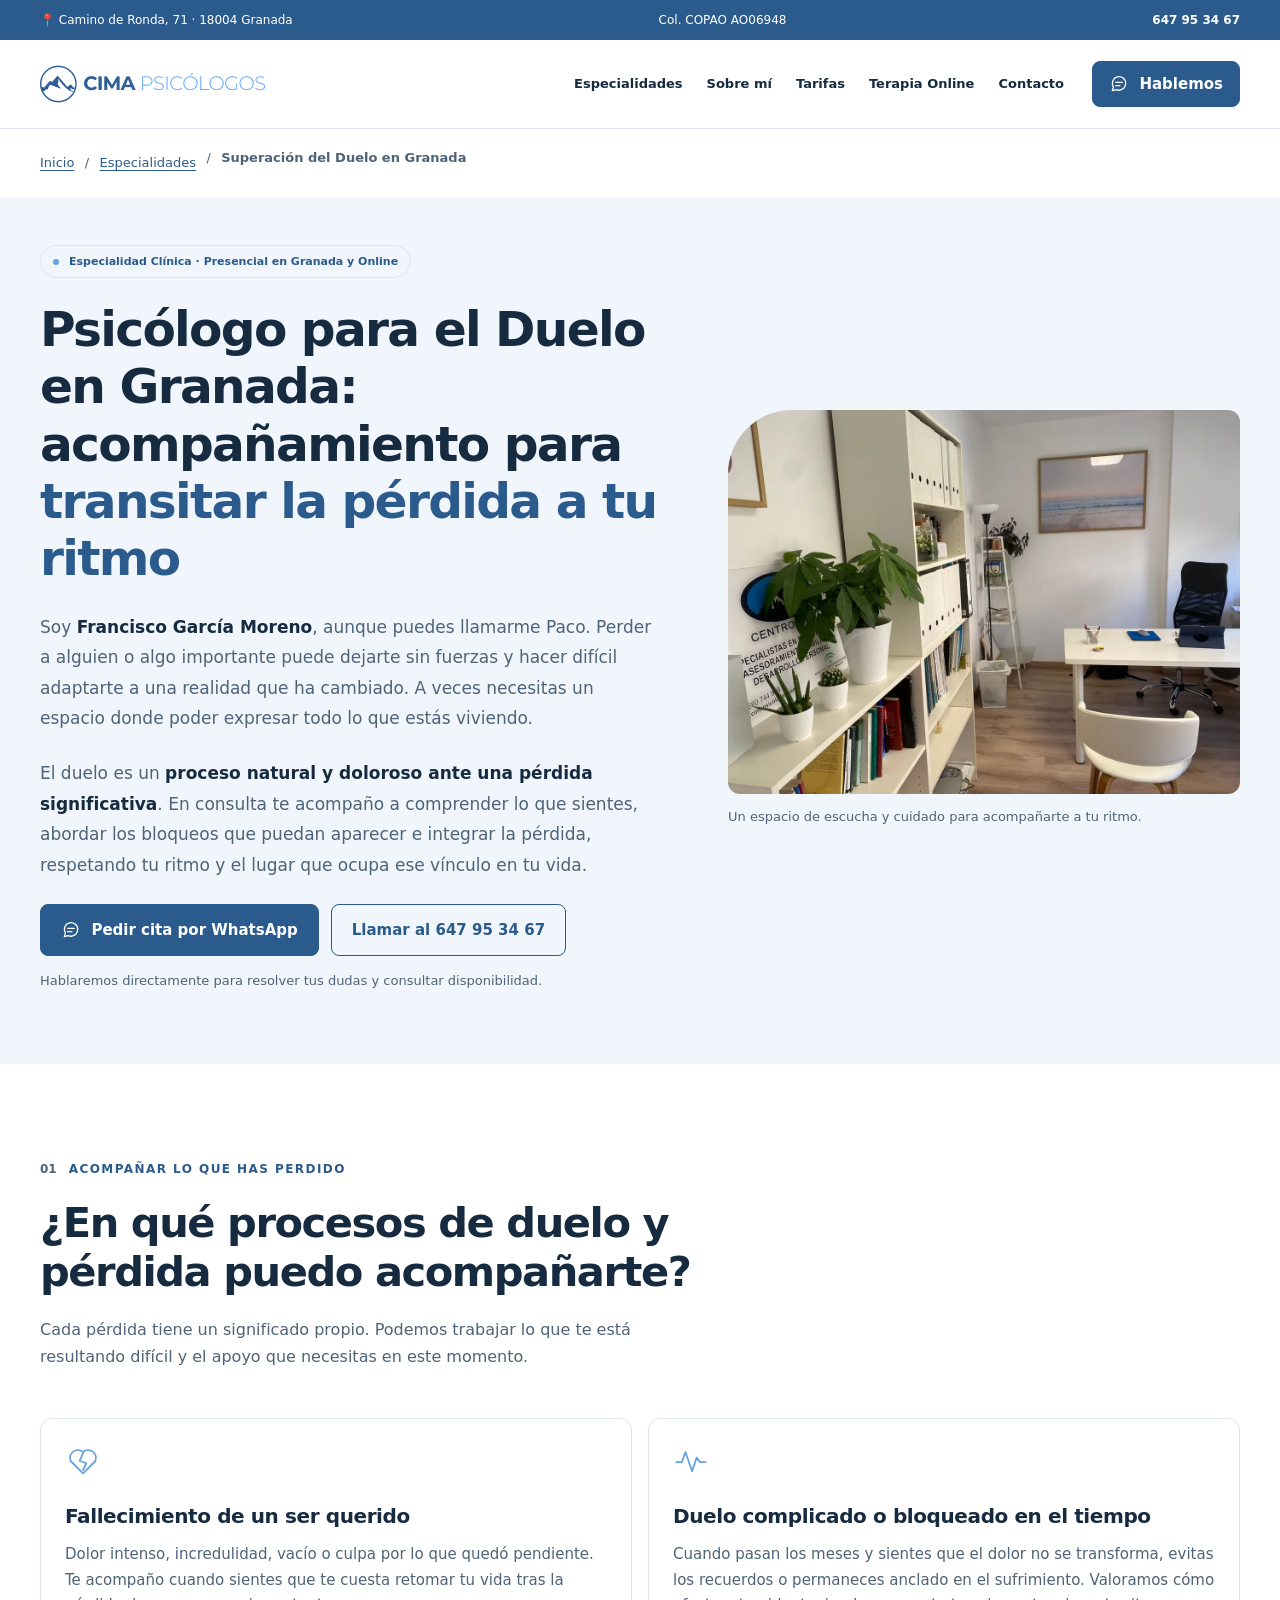
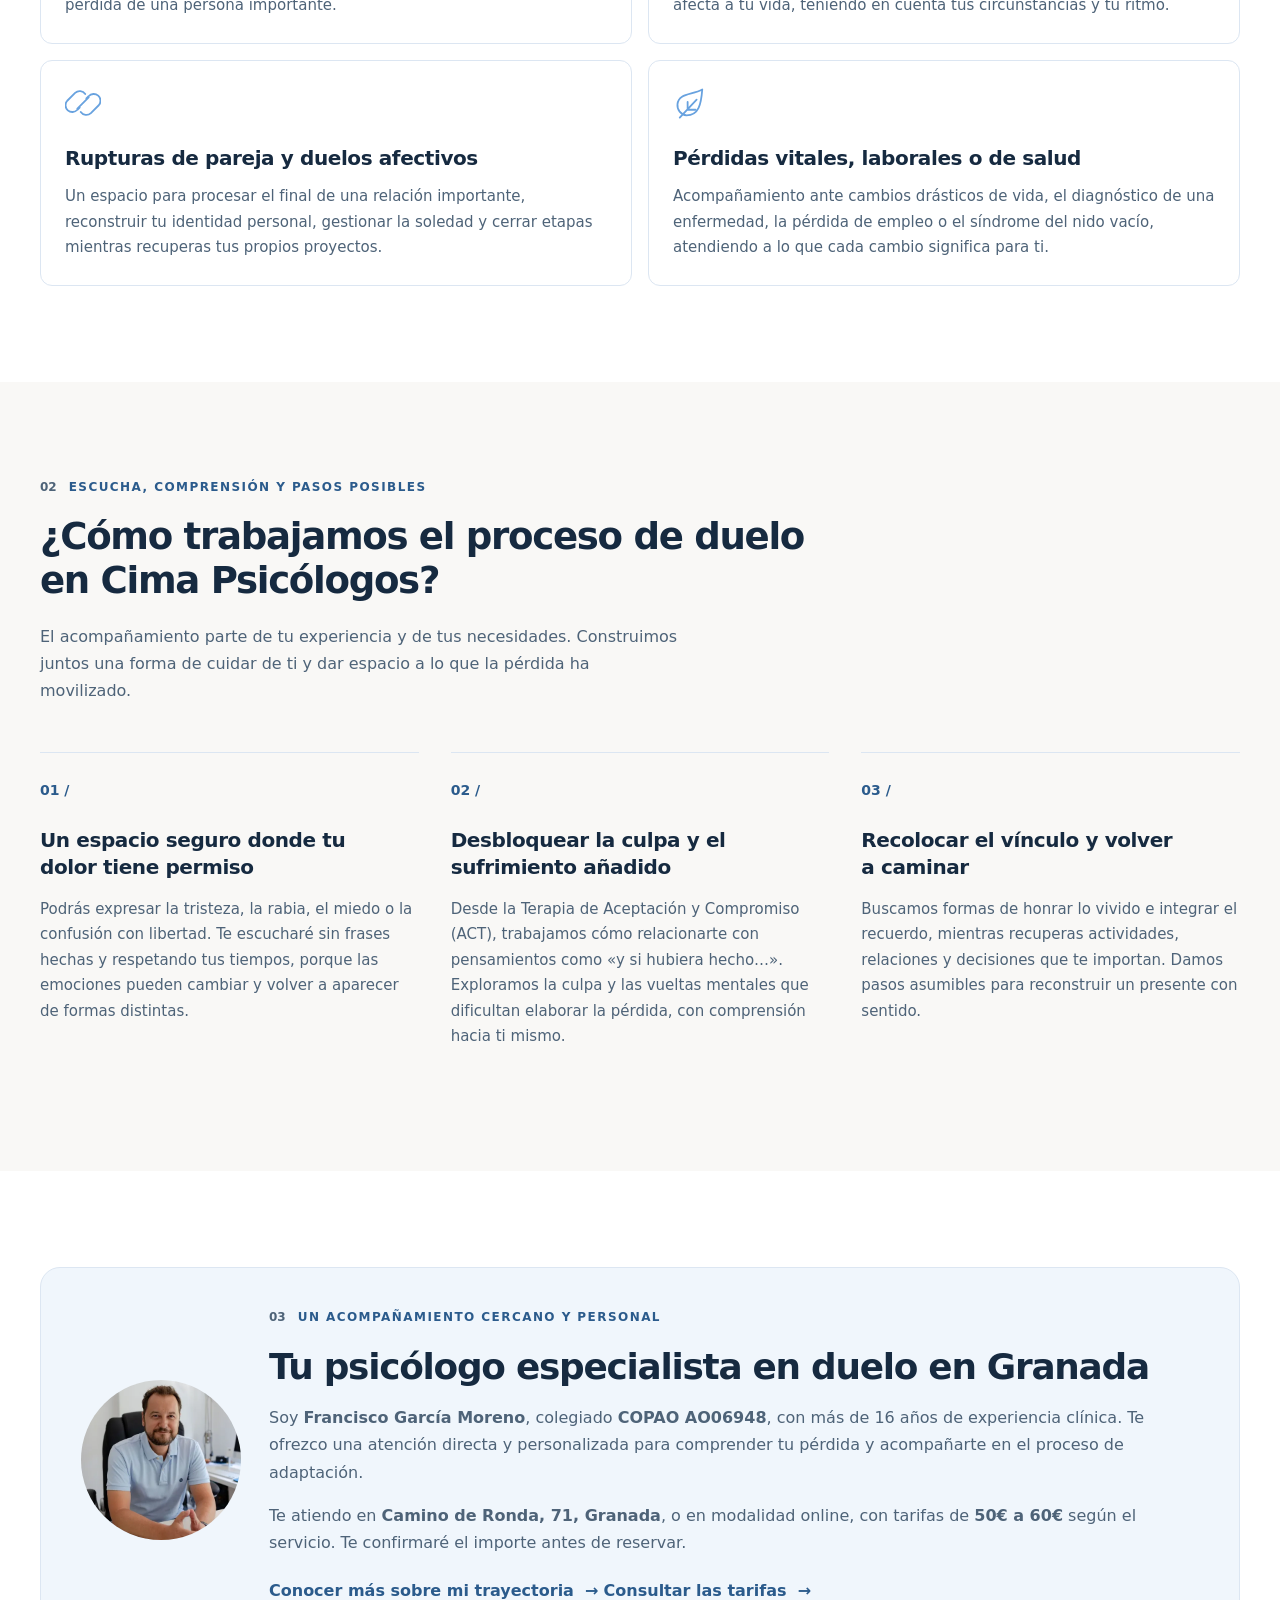
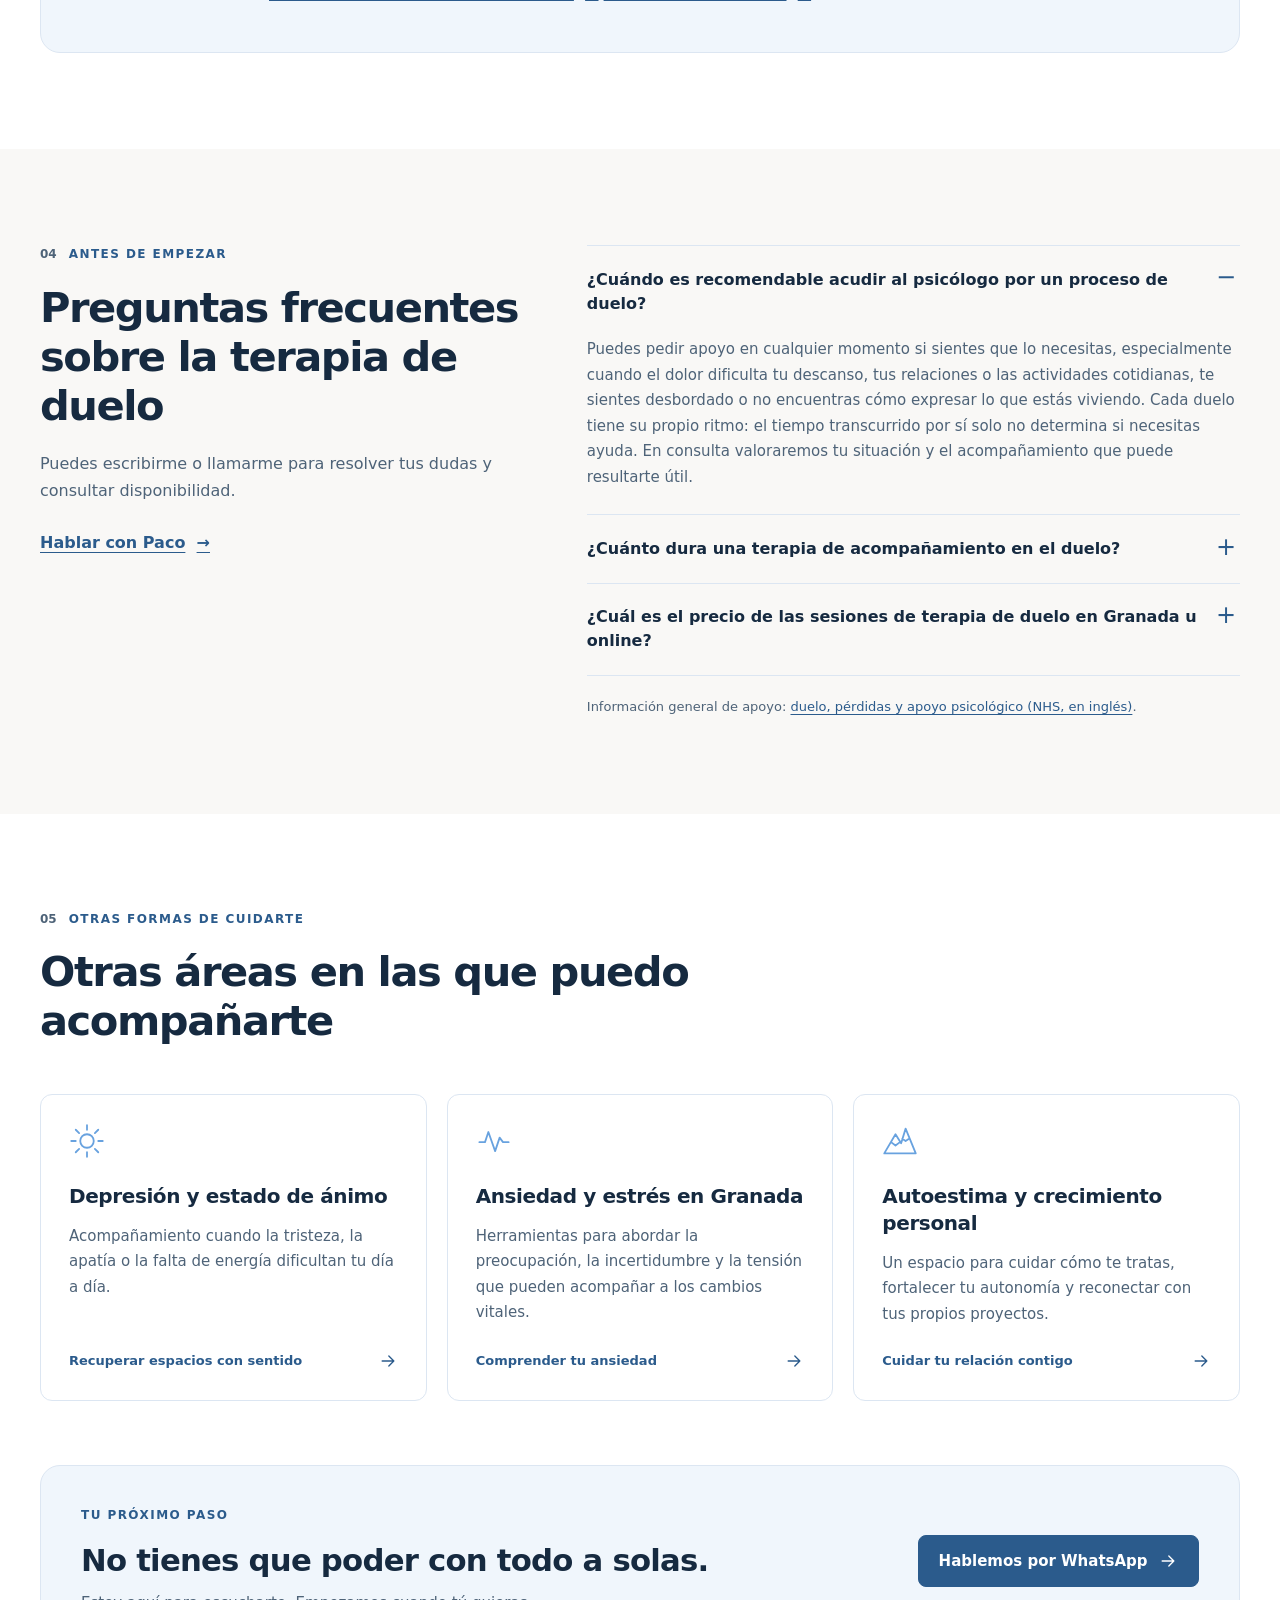
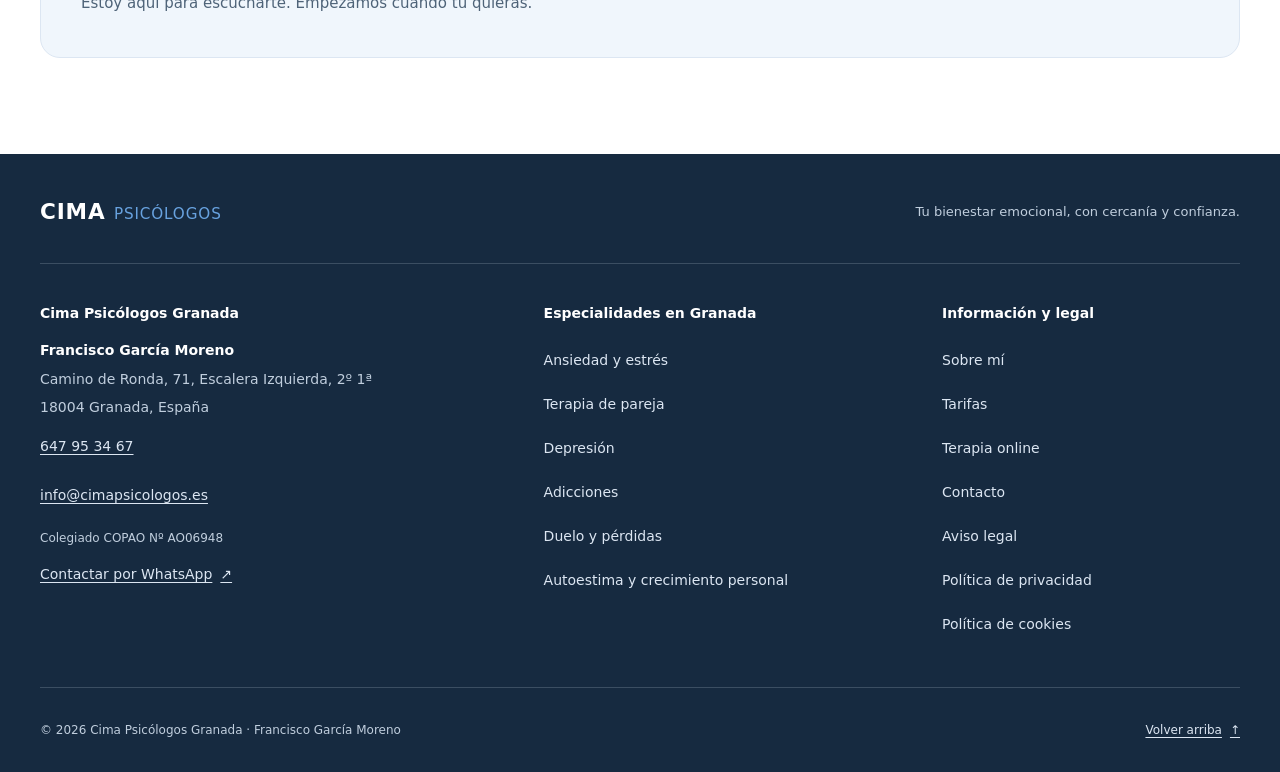
<file: psicologo-duelo-granada/index.html>
<!doctype html>
<html lang="es">
<head>
  <meta charset="utf-8">
  <meta name="viewport" content="width=device-width, initial-scale=1">
  <meta name="color-scheme" content="light">
  <meta name="theme-color" content="#2B5B8C">
  <title>Psicólogo para el Duelo en Granada | Cima Psicólogos - Paco García</title>
  <meta name="description" content="Terapia de duelo en Granada (Camino de Ronda, 71) y online. Acompañamiento psicológico ante el fallecimiento de un ser querido, rupturas o pérdidas. Col. AO06948.">
  <link rel="canonical" href="https://cimapsicologosgranada.es/psicologo-duelo-granada/">
  <meta name="robots" content="index, follow, max-image-preview:large">
  <meta name="author" content="Francisco García Moreno">
  <meta property="og:type" content="website">
  <meta property="og:locale" content="es_ES">
  <meta property="og:site_name" content="Cima Psicólogos Granada">
  <meta property="og:title" content="Psicólogo para el Duelo en Granada | Cima Psicólogos - Paco García">
  <meta property="og:description" content="Terapia de duelo en Granada (Camino de Ronda, 71) y online. Acompañamiento psicológico ante el fallecimiento de un ser querido, rupturas o pérdidas. Col. AO06948.">
  <meta property="og:url" content="https://cimapsicologosgranada.es/psicologo-duelo-granada/">
  <meta property="og:image" content="https://cimapsicologosgranada.es/assets/img/consulta-social.webp">
  <meta property="og:image:secure_url" content="https://cimapsicologosgranada.es/assets/img/consulta-social.webp">
  <meta property="og:image:type" content="image/webp">
  <meta property="og:image:width" content="1200">
  <meta property="og:image:height" content="900">
  <meta property="og:image:alt" content="Interior de la consulta de Cima Psicólogos en Camino de Ronda, Granada">
  <meta name="twitter:card" content="summary_large_image">
  <meta name="twitter:title" content="Psicólogo para el Duelo en Granada | Cima Psicólogos - Paco García">
  <meta name="twitter:description" content="Terapia de duelo en Granada (Camino de Ronda, 71) y online. Acompañamiento psicológico ante el fallecimiento de un ser querido, rupturas o pérdidas. Col. AO06948.">
  <meta name="twitter:image" content="https://cimapsicologosgranada.es/assets/img/consulta-social.webp">
  <meta name="twitter:image:alt" content="Consulta de Cima Psicólogos Granada">
  <link rel="icon" href="/favicon.ico" type="image/x-icon">
  <link rel="stylesheet" href="/assets/css/styles.css">
  <!-- Las entidades conservan los mismos identificadores que la página de inicio. -->
  <script type="application/ld+json">
{
  "@context": "https://schema.org",
  "@graph": [
    {
      "@type": "BreadcrumbList",
      "@id": "https://cimapsicologosgranada.es/psicologo-duelo-granada/#migas-de-pan",
      "itemListElement": [
        {
          "@type": "ListItem",
          "position": 1,
          "name": "Inicio",
          "item": "https://cimapsicologosgranada.es/"
        },
        {
          "@type": "ListItem",
          "position": 2,
          "name": "Superación del Duelo en Granada",
          "item": "https://cimapsicologosgranada.es/psicologo-duelo-granada/"
        }
      ]
    },
    {
      "@type": "MedicalWebPage",
      "@id": "https://cimapsicologosgranada.es/psicologo-duelo-granada/#pagina",
      "url": "https://cimapsicologosgranada.es/psicologo-duelo-granada/",
      "name": "Psicólogo para el Duelo en Granada | Cima Psicólogos - Paco García",
      "description": "Terapia de duelo en Granada (Camino de Ronda, 71) y online. Acompañamiento psicológico ante el fallecimiento de un ser querido, rupturas o pérdidas. Col. AO06948.",
      "inLanguage": "es",
      "about": {
        "@type": "MedicalTherapy",
        "name": "Acompañamiento psicológico en el duelo y las pérdidas",
        "description": "Terapia de duelo individualizada ante el fallecimiento de un ser querido, rupturas y pérdidas vitales, con apoyo desde la Terapia de Aceptación y Compromiso, en Granada y online."
      },
      "provider": {
        "@id": "https://cimapsicologosgranada.es/#consulta"
      },
      "author": {
        "@id": "https://cimapsicologosgranada.es/#francisco"
      },
      "breadcrumb": {
        "@id": "https://cimapsicologosgranada.es/psicologo-duelo-granada/#migas-de-pan"
      },
      "hasPart": {
        "@id": "https://cimapsicologosgranada.es/psicologo-duelo-granada/#preguntas-frecuentes"
      },
      "primaryImageOfPage": {
        "@type": "ImageObject",
        "url": "https://cimapsicologosgranada.es/assets/img/consulta-social.webp",
        "width": 1200,
        "height": 900
      },
      "citation": [
        "https://www.nhs.uk/mental-health/feelings-symptoms-behaviours/feelings-and-symptoms/grief-bereavement-loss/"
      ]
    },
    {
      "@type": "FAQPage",
      "@id": "https://cimapsicologosgranada.es/psicologo-duelo-granada/#preguntas-frecuentes",
      "inLanguage": "es",
      "mainEntity": [
        {
          "@type": "Question",
          "name": "¿Cuándo es recomendable acudir al psicólogo por un proceso de duelo?",
          "acceptedAnswer": {
            "@type": "Answer",
            "text": "Puedes pedir apoyo en cualquier momento si sientes que lo necesitas, especialmente cuando el dolor dificulta tu descanso, tus relaciones o las actividades cotidianas, te sientes desbordado o no encuentras cómo expresar lo que estás viviendo. Cada duelo tiene su propio ritmo: el tiempo transcurrido por sí solo no determina si necesitas ayuda. En consulta valoraremos tu situación y el acompañamiento que puede resultarte útil."
          }
        },
        {
          "@type": "Question",
          "name": "¿Cuánto dura una terapia de acompañamiento en el duelo?",
          "acceptedAnswer": {
            "@type": "Answer",
            "text": "La duración se adapta a tu pérdida, tus circunstancias y el apoyo que necesites. Acordaremos la frecuencia de las sesiones y revisaremos juntos cómo te encuentras y qué te está ayudando. El acompañamiento respeta tu ritmo y te ofrece recursos para integrar la pérdida y recuperar espacios de vida con sentido."
          }
        },
        {
          "@type": "Question",
          "name": "¿Cuál es el precio de las sesiones de terapia de duelo en Granada u online?",
          "acceptedAnswer": {
            "@type": "Answer",
            "text": "Las sesiones de terapia de duelo tienen una tarifa de entre 50€ y 60€, según el servicio, tanto en la consulta de Granada como en modalidad online. Antes de reservar te confirmaré el importe exacto y resolveré tus dudas. Puedes consultar el detalle en la página de tarifas."
          }
        }
      ]
    },
    {
      "@type": "MedicalBusiness",
      "@id": "https://cimapsicologosgranada.es/#consulta",
      "name": "Cima Psicólogos Granada - Francisco García Moreno",
      "description": "Consulta de psicología sanitaria en Granada y online, dirigida por Francisco García Moreno, colegiado COPAO AO06948.",
      "url": "https://cimapsicologosgranada.es/",
      "logo": "https://cimapsicologosgranada.es/assets/img/logo-cima-psicologos.webp",
      "image": "https://cimapsicologosgranada.es/assets/img/consulta-social.webp",
      "telephone": "+34647953467",
      "email": "info@cimapsicologos.es",
      "priceRange": "50€ - 60€",
      "currenciesAccepted": "EUR",
      "address": {
        "@type": "PostalAddress",
        "streetAddress": "Camino de Ronda, 71, Escalera Izquierda, 2º 1ª",
        "postalCode": "18004",
        "addressLocality": "Granada",
        "addressRegion": "Granada",
        "addressCountry": "ES"
      },
      "geo": {
          "@type": "GeoCoordinates",
          "latitude": 37.1695,
          "longitude": -3.6062
      },
      "areaServed": {
          "@type": "City",
          "name": "Granada"
      },
      "founder": {
        "@id": "https://cimapsicologosgranada.es/#francisco"
      },
      "sameAs": [
        "https://www.doctoralia.es/francisco-garcia-moreno/psicologo/granada",
        "https://www.topdoctors.es/doctor/francisco-garcia-moreno/"
      ]
    },
    {
      "@type": "Person",
      "@id": "https://cimapsicologosgranada.es/#francisco",
      "name": "Francisco García Moreno",
      "jobTitle": "Psicólogo General Sanitario",
      "image": "https://cimapsicologosgranada.es/assets/img/francisco-garcia-moreno.webp",
      "worksFor": {
        "@id": "https://cimapsicologosgranada.es/#consulta"
      },
      "identifier": {
        "@type": "PropertyValue",
        "propertyID": "Colegiado COPAO",
        "value": "AO06948"
      },
      "sameAs": [
        "https://www.doctoralia.es/francisco-garcia-moreno/psicologo/granada",
        "https://www.topdoctors.es/doctor/francisco-garcia-moreno/"
      ]
    }
  ]
}
  </script>
</head>
<body>
  <a class="skip-link" href="#contenido">Saltar al contenido</a>

  <!-- Símbolos propios, locales y decorativos; ninguna librería de iconos. -->
  <svg class="icon-definitions" xmlns="http://www.w3.org/2000/svg" aria-hidden="true" focusable="false">
    <defs>
      <symbol id="icon-arrow" viewBox="0 0 24 24"><path d="M5 12h14m-6-6 6 6-6 6"/></symbol>
      <symbol id="icon-chat" viewBox="0 0 24 24"><path d="M20 11.5a8 8 0 0 1-8 8 9 9 0 0 1-3.5-.8L4 20l1.3-4.5a8 8 0 1 1 14.7-4Z"/><path d="M8 10h8M8 14h5"/></symbol>
      <symbol id="icon-wave" viewBox="0 0 32 32"><path d="M3 17h5l3-9 6 17 4-12 3 4h5"/></symbol>
      <symbol id="icon-heart" viewBox="0 0 32 32"><path d="M16 27 5 16a7 7 0 0 1 11-8 7 7 0 0 1 11 8Z"/><path d="m16 9-3 7 6 2-3 6"/></symbol>
      <symbol id="icon-sun" viewBox="0 0 32 32"><circle cx="16" cy="16" r="6"/><path d="M16 2v4m0 20v4M2 16h4m20 0h4M6 6l3 3m14 14 3 3M6 26l3-3M23 9l3-3"/></symbol>
      <symbol id="icon-link" viewBox="0 0 32 32"><path d="m13 20-2 2a6 6 0 0 1-9-8l7-7a6 6 0 0 1 9 1m1 4 2-2a6 6 0 0 1 9 8l-7 7a6 6 0 0 1-9-1M11 21l10-10"/></symbol>
      <symbol id="icon-leaf" viewBox="0 0 32 32"><path d="M26 4c-1 13-3 23-14 23A9 9 0 0 1 4 17C5 7 17 9 26 4Z"/><path d="M6 29 21 13m-8 9v-7m0 7h7"/></symbol>
      <symbol id="icon-mountain" viewBox="0 0 32 32"><path d="m2 27 10-17 5 8 4-13 9 22ZM8 17l4 3 4-3m2-3 3 2 3-2"/></symbol>
      <symbol id="icon-check" viewBox="0 0 24 24"><path d="m5 12 4 4L19 6"/></symbol>
    </defs>
  </svg>

  <div class="topbar" role="region" aria-label="Datos de contacto de la consulta">
    <div class="container topbar__inner">
      <span class="topbar__address"><span aria-hidden="true">📍</span> Camino de Ronda, 71 · 18004 Granada</span>
      <span class="topbar__registration">Col. COPAO AO06948</span>
      <a href="tel:+34647953467">647 95 34 67</a>
    </div>
  </div>

  <header class="site-header">
    <div class="container header-inner">
      <a class="brand" href="/" aria-label="Cima Psicólogos Granada, inicio">
        <img src="/assets/img/logo-cima-psicologos.webp" alt="Cima Psicólogos Granada" width="225" height="38" decoding="async">
      </a>
      <nav class="desktop-nav" aria-label="Navegación principal">
        <ul class="nav-list">
          <li><a href="/#especialidades">Especialidades</a></li>
          <li><a href="/sobre-nosotros/">Sobre mí</a></li>
          <li><a href="/tarifas/">Tarifas</a></li>
          <li><a href="/psicologo-online/">Terapia Online</a></li>
          <li><a href="/contacto/">Contacto</a></li>
        </ul>
      </nav>
      <a class="button button--small header-cta" href="https://wa.me/34647953467?text=Hola%20Paco,%20me%20gustar%C3%ADa%20solicitar%20informaci%C3%B3n%20para%20pedir%20una%20cita">
        <svg class="icon" aria-hidden="true" focusable="false"><use href="#icon-chat"/></svg>
        <span>Hablemos</span>
      </a>
      <!-- Menú nativo: funciona con teclado, lector de pantalla y sin JS. -->
      <details class="mobile-menu">
        <summary>Menú <span class="menu-lines" aria-hidden="true"></span></summary>
        <nav aria-label="Navegación principal móvil">
          <ul>
            <li><a href="/#especialidades">Especialidades</a></li>
            <li><a href="/sobre-nosotros/">Sobre mí</a></li>
            <li><a href="/tarifas/">Tarifas</a></li>
            <li><a href="/psicologo-online/">Terapia Online</a></li>
            <li><a href="/contacto/">Contacto</a></li>
          </ul>
          <a class="button" href="https://wa.me/34647953467?text=Hola%20Paco,%20me%20gustar%C3%ADa%20solicitar%20informaci%C3%B3n%20para%20pedir%20una%20cita">Hablar por WhatsApp</a>
          <a class="mobile-menu__phone" href="tel:+34647953467">O llámame al 647 95 34 67</a>
        </nav>
      </details>
    </div>
  </header>

  <main id="contenido" tabindex="-1">
    <nav aria-label="Migas de pan" class="container breadcrumbs">
      <ol><li><a href="/">Inicio</a></li><li><a href="/#especialidades">Especialidades</a></li><li><span aria-current="page">Superación del Duelo en Granada</span></li></ol>
    </nav>

    <section class="page-hero" aria-labelledby="duelo-titulo">
      <div class="container page-hero__grid">
        <div>
          <p class="badge"><span class="badge__dot" aria-hidden="true"></span>Especialidad Clínica · Presencial en Granada y Online</p>
          <h1 id="duelo-titulo">Psicólogo para el Duelo en Granada: acompañamiento para <span>transitar la pérdida a tu ritmo</span></h1>
          <p class="hero-description">Soy <strong>Francisco García Moreno</strong>, aunque puedes llamarme Paco. Perder a alguien o algo importante puede dejarte sin fuerzas y hacer difícil adaptarte a una realidad que ha cambiado. A veces necesitas un espacio donde poder expresar todo lo que estás viviendo.</p>
          <p class="hero-description">El duelo es un <strong>proceso natural y doloroso ante una pérdida significativa</strong>. En consulta te acompaño a comprender lo que sientes, abordar los bloqueos que puedan aparecer e integrar la pérdida, respetando tu ritmo y el lugar que ocupa ese vínculo en tu vida.</p>
          <div class="button-group">
            <a class="button" href="https://wa.me/34647953467?text=Hola%20Paco,%20me%20gustar%C3%ADa%20solicitar%20informaci%C3%B3n%20sobre%20acompa%C3%B1amiento%20en%20el%20duelo"><svg class="icon" aria-hidden="true" focusable="false"><use href="#icon-chat"/></svg>Pedir cita por WhatsApp</a>
            <a class="button button--outline" href="tel:+34647953467">Llamar al 647 95 34 67</a>
          </div>
          <p class="hero-note">Hablaremos directamente para resolver tus dudas y consultar disponibilidad.</p>
        </div>
        <figure>
          <img class="page-hero__image" src="/assets/img/consulta-social.webp" width="1200" height="900" alt="Consulta de Cima Psicólogos en Camino de Ronda, 71, Granada" fetchpriority="high" loading="eager" decoding="async">
          <figcaption>Un espacio de escucha y cuidado para acompañarte a tu ritmo.</figcaption>
        </figure>
      </div>
    </section>

    <section class="section" id="sintomas" aria-labelledby="sintomas-titulo">
      <div class="container">
        <div class="section-heading"><p class="eyebrow"><span>01</span> Acompañar lo que has perdido</p><h2 id="sintomas-titulo">¿En qué procesos de duelo y pérdida puedo acompañarte?</h2><p>Cada pérdida tiene un significado propio. Podemos trabajar lo que te está resultando difícil y el apoyo que necesitas en este momento.</p></div>
        <div class="symptom-grid">
          <article class="symptom-card"><svg class="specialty-icon" aria-hidden="true" focusable="false"><use href="#icon-heart"/></svg><h3>Fallecimiento de un ser querido</h3><p>Dolor intenso, incredulidad, vacío o culpa por lo que quedó pendiente. Te acompaño cuando sientes que te cuesta retomar tu vida tras la pérdida de una persona importante.</p></article>
          <article class="symptom-card"><svg class="specialty-icon" aria-hidden="true" focusable="false"><use href="#icon-wave"/></svg><h3>Duelo complicado o bloqueado en el tiempo</h3><p>Cuando pasan los meses y sientes que el dolor no se transforma, evitas los recuerdos o permaneces anclado en el sufrimiento. Valoramos cómo afecta a tu vida, teniendo en cuenta tus circunstancias y tu ritmo.</p></article>
          <article class="symptom-card"><svg class="specialty-icon" aria-hidden="true" focusable="false"><use href="#icon-link"/></svg><h3>Rupturas de pareja y duelos afectivos</h3><p>Un espacio para procesar el final de una relación importante, reconstruir tu identidad personal, gestionar la soledad y cerrar etapas mientras recuperas tus propios proyectos.</p></article>
          <article class="symptom-card"><svg class="specialty-icon" aria-hidden="true" focusable="false"><use href="#icon-leaf"/></svg><h3>Pérdidas vitales, laborales o de salud</h3><p>Acompañamiento ante cambios drásticos de vida, el diagnóstico de una enfermedad, la pérdida de empleo o el síndrome del nido vacío, atendiendo a lo que cada cambio significa para ti.</p></article>
        </div>
      </div>
    </section>

    <section class="section about" id="tratamiento" aria-labelledby="tratamiento-titulo">
      <div class="container">
        <div class="section-heading section-heading--wide"><p class="eyebrow"><span>02</span> Escucha, comprensión y pasos posibles</p><h2 id="tratamiento-titulo">¿Cómo trabajamos el proceso de duelo en Cima Psicólogos?</h2><p>El acompañamiento parte de tu experiencia y de tus necesidades. Construimos juntos una forma de cuidar de ti y dar espacio a lo que la pérdida ha movilizado.</p></div>
        <div class="three-grid pillars">
          <article class="pillar"><span class="pillar__number" aria-hidden="true">01 /</span><h3>Un espacio seguro donde tu dolor tiene permiso</h3><p>Podrás expresar la tristeza, la rabia, el miedo o la confusión con libertad. Te escucharé sin frases hechas y respetando tus tiempos, porque las emociones pueden cambiar y volver a aparecer de formas distintas.</p></article>
          <article class="pillar"><span class="pillar__number" aria-hidden="true">02 /</span><h3>Desbloquear la culpa y el sufrimiento añadido</h3><p>Desde la Terapia de Aceptación y Compromiso (ACT), trabajamos cómo relacionarte con pensamientos como «y si hubiera hecho…». Exploramos la culpa y las vueltas mentales que dificultan elaborar la pérdida, con comprensión hacia ti mismo.</p></article>
          <article class="pillar"><span class="pillar__number" aria-hidden="true">03 /</span><h3>Recolocar el vínculo y volver a caminar</h3><p>Buscamos formas de honrar lo vivido e integrar el recuerdo, mientras recuperas actividades, relaciones y decisiones que te importan. Damos pasos asumibles para reconstruir un presente con sentido.</p></article>
        </div>
      </div>
    </section>

    <section class="section" aria-labelledby="terapeuta-titulo">
      <div class="container therapist-brief">
        <img src="/assets/img/francisco-garcia-moreno-480.webp" width="480" height="480" alt="Francisco García Moreno, Paco, psicólogo de Cima Psicólogos Granada" loading="lazy" decoding="async">
        <div>
          <p class="eyebrow"><span>03</span> Un acompañamiento cercano y personal</p>
          <h2 id="terapeuta-titulo">Tu psicólogo especialista en duelo en Granada</h2>
          <p>Soy <strong>Francisco García Moreno</strong>, colegiado <strong>COPAO AO06948</strong>, con más de 16 años de experiencia clínica. Te ofrezco una atención directa y personalizada para comprender tu pérdida y acompañarte en el proceso de adaptación.</p>
          <p>Te atiendo en <strong>Camino de Ronda, 71, Granada</strong>, o en modalidad online, con tarifas de <strong>50€ a 60€</strong> según el servicio. Te confirmaré el importe antes de reservar.</p>
          <a class="text-link" href="/sobre-nosotros/">Conocer más sobre mi trayectoria <span aria-hidden="true">→</span></a>
          <a class="text-link" href="/tarifas/">Consultar las tarifas <span aria-hidden="true">→</span></a>
        </div>
      </div>
    </section>

    <section class="section faq-section" id="preguntas-frecuentes" aria-labelledby="faq-titulo">
      <div class="container faq-grid">
        <div class="faq-intro"><p class="eyebrow"><span>04</span> Antes de empezar</p><h2 id="faq-titulo">Preguntas frecuentes sobre la terapia de duelo</h2><p>Puedes escribirme o llamarme para resolver tus dudas y consultar disponibilidad.</p><a class="text-link" href="https://wa.me/34647953467?text=Hola%20Paco,%20me%20gustar%C3%ADa%20solicitar%20informaci%C3%B3n%20sobre%20acompa%C3%B1amiento%20en%20el%20duelo">Hablar con Paco <span aria-hidden="true">→</span></a></div>
        <div class="faq-list">
          <details open><summary>¿Cuándo es recomendable acudir al psicólogo por un proceso de duelo?</summary><div class="faq-answer"><p>Puedes pedir apoyo en cualquier momento si sientes que lo necesitas, especialmente cuando el dolor dificulta tu descanso, tus relaciones o las actividades cotidianas, te sientes desbordado o no encuentras cómo expresar lo que estás viviendo. Cada duelo tiene su propio ritmo: el tiempo transcurrido por sí solo no determina si necesitas ayuda. En consulta valoraremos tu situación y el acompañamiento que puede resultarte útil.</p></div></details>
          <details><summary>¿Cuánto dura una terapia de acompañamiento en el duelo?</summary><div class="faq-answer"><p>La duración se adapta a tu pérdida, tus circunstancias y el apoyo que necesites. Acordaremos la frecuencia de las sesiones y revisaremos juntos cómo te encuentras y qué te está ayudando. El acompañamiento respeta tu ritmo y te ofrece recursos para integrar la pérdida y recuperar espacios de vida con sentido.</p></div></details>
          <details><summary>¿Cuál es el precio de las sesiones de terapia de duelo en Granada u online?</summary><div class="faq-answer"><p>Las sesiones de terapia de duelo tienen una tarifa de entre 50€ y 60€, según el servicio, tanto en la consulta de Granada como en modalidad online. Antes de reservar te confirmaré el importe exacto y resolveré tus dudas. Puedes consultar el detalle en la <a href="/tarifas/">página de tarifas</a>.</p></div></details>
          <p class="clinical-source">Información general de apoyo: <a href="https://www.nhs.uk/mental-health/feelings-symptoms-behaviours/feelings-and-symptoms/grief-bereavement-loss/">duelo, pérdidas y apoyo psicológico (NHS, en inglés)</a>.</p>
        </div>
      </div>
    </section>

    <section class="section" aria-labelledby="relacionadas-titulo">
      <div class="container">
        <div class="section-heading"><p class="eyebrow"><span>05</span> Otras formas de cuidarte</p><h2 id="relacionadas-titulo">Otras áreas en las que puedo acompañarte</h2></div>
        <div class="three-grid">
          <article class="specialty-card"><div class="card-top"><svg class="specialty-icon" aria-hidden="true" focusable="false"><use href="#icon-sun"/></svg></div><h3><a href="/tratamiento-depresion-granada/">Depresión y estado de ánimo</a></h3><p>Acompañamiento cuando la tristeza, la apatía o la falta de energía dificultan tu día a día.</p><span class="card-link" aria-hidden="true">Recuperar espacios con sentido <svg class="icon"><use href="#icon-arrow"/></svg></span></article>
          <article class="specialty-card"><div class="card-top"><svg class="specialty-icon" aria-hidden="true" focusable="false"><use href="#icon-wave"/></svg></div><h3><a href="/terapia-ansiedad-granada/">Ansiedad y estrés en Granada</a></h3><p>Herramientas para abordar la preocupación, la incertidumbre y la tensión que pueden acompañar a los cambios vitales.</p><span class="card-link" aria-hidden="true">Comprender tu ansiedad <svg class="icon"><use href="#icon-arrow"/></svg></span></article>
          <article class="specialty-card"><div class="card-top"><svg class="specialty-icon" aria-hidden="true" focusable="false"><use href="#icon-mountain"/></svg></div><h3><a href="/psicologo-autoestima-granada/">Autoestima y crecimiento personal</a></h3><p>Un espacio para cuidar cómo te tratas, fortalecer tu autonomía y reconectar con tus propios proyectos.</p><span class="card-link" aria-hidden="true">Cuidar tu relación contigo <svg class="icon"><use href="#icon-arrow"/></svg></span></article>
        </div>
      </div>
      <div class="container"><div class="contact-banner"><div><p class="eyebrow">Tu próximo paso</p><p class="contact-banner__title">No tienes que poder con todo a solas.</p><p>Estoy aquí para escucharte. Empezamos cuando tú quieras.</p></div><a class="button" href="https://wa.me/34647953467?text=Hola%20Paco,%20me%20gustar%C3%ADa%20solicitar%20informaci%C3%B3n%20para%20pedir%20una%20cita">Hablemos por WhatsApp <svg class="icon" aria-hidden="true" focusable="false"><use href="#icon-arrow"/></svg></a></div></div>
    </section>
  </main>

  <footer class="site-footer">
    <div class="container">
      <div class="footer-brand-row"><a class="footer-brand" href="/">CIMA <span>PSICÓLOGOS</span></a><p>Tu bienestar emocional, con cercanía y confianza.</p></div>
      <div class="footer-grid">
        <div><h2 class="footer-title">Cima Psicólogos Granada</h2><address><strong>Francisco García Moreno</strong><span>Camino de Ronda, 71, Escalera Izquierda, 2º 1ª</span><span>18004 Granada, España</span><a href="tel:+34647953467">647 95 34 67</a><a href="mailto:info@cimapsicologos.es">info@cimapsicologos.es</a></address><p class="footer-registration">Colegiado COPAO Nº AO06948</p><a class="footer-contact" href="https://wa.me/34647953467?text=Hola%20Paco,%20me%20gustar%C3%ADa%20solicitar%20informaci%C3%B3n%20para%20pedir%20una%20cita">Contactar por WhatsApp <span aria-hidden="true">↗</span></a></div>
        <nav aria-labelledby="footer-especialidades"><h2 class="footer-title" id="footer-especialidades">Especialidades en Granada</h2><ul><li><a href="/terapia-ansiedad-granada/">Ansiedad y estrés</a></li><li><a href="/terapia-pareja-granada/">Terapia de pareja</a></li><li><a href="/tratamiento-depresion-granada/">Depresión</a></li><li><a href="/terapia-adicciones-granada/">Adicciones</a></li><li><a href="/psicologo-duelo-granada/">Duelo y pérdidas</a></li><li><a href="/psicologo-autoestima-granada/">Autoestima y crecimiento personal</a></li></ul></nav>
        <nav aria-labelledby="footer-informacion"><h2 class="footer-title" id="footer-informacion">Información y legal</h2><ul><li><a href="/sobre-nosotros/">Sobre mí</a></li><li><a href="/tarifas/">Tarifas</a></li><li><a href="/psicologo-online/">Terapia online</a></li><li><a href="/contacto/">Contacto</a></li><li><a href="/aviso-legal/">Aviso legal</a></li><li><a href="/politica-de-privacidad/">Política de privacidad</a></li><li><a href="/politica-de-cookies/">Política de cookies</a></li></ul></nav>
      </div>
      <div class="footer-bottom"><p>© 2026 Cima Psicólogos Granada · Francisco García Moreno</p><a href="#contenido">Volver arriba <span aria-hidden="true">↑</span></a></div>
    </div>
  </footer>
</body>
</html>
</file>
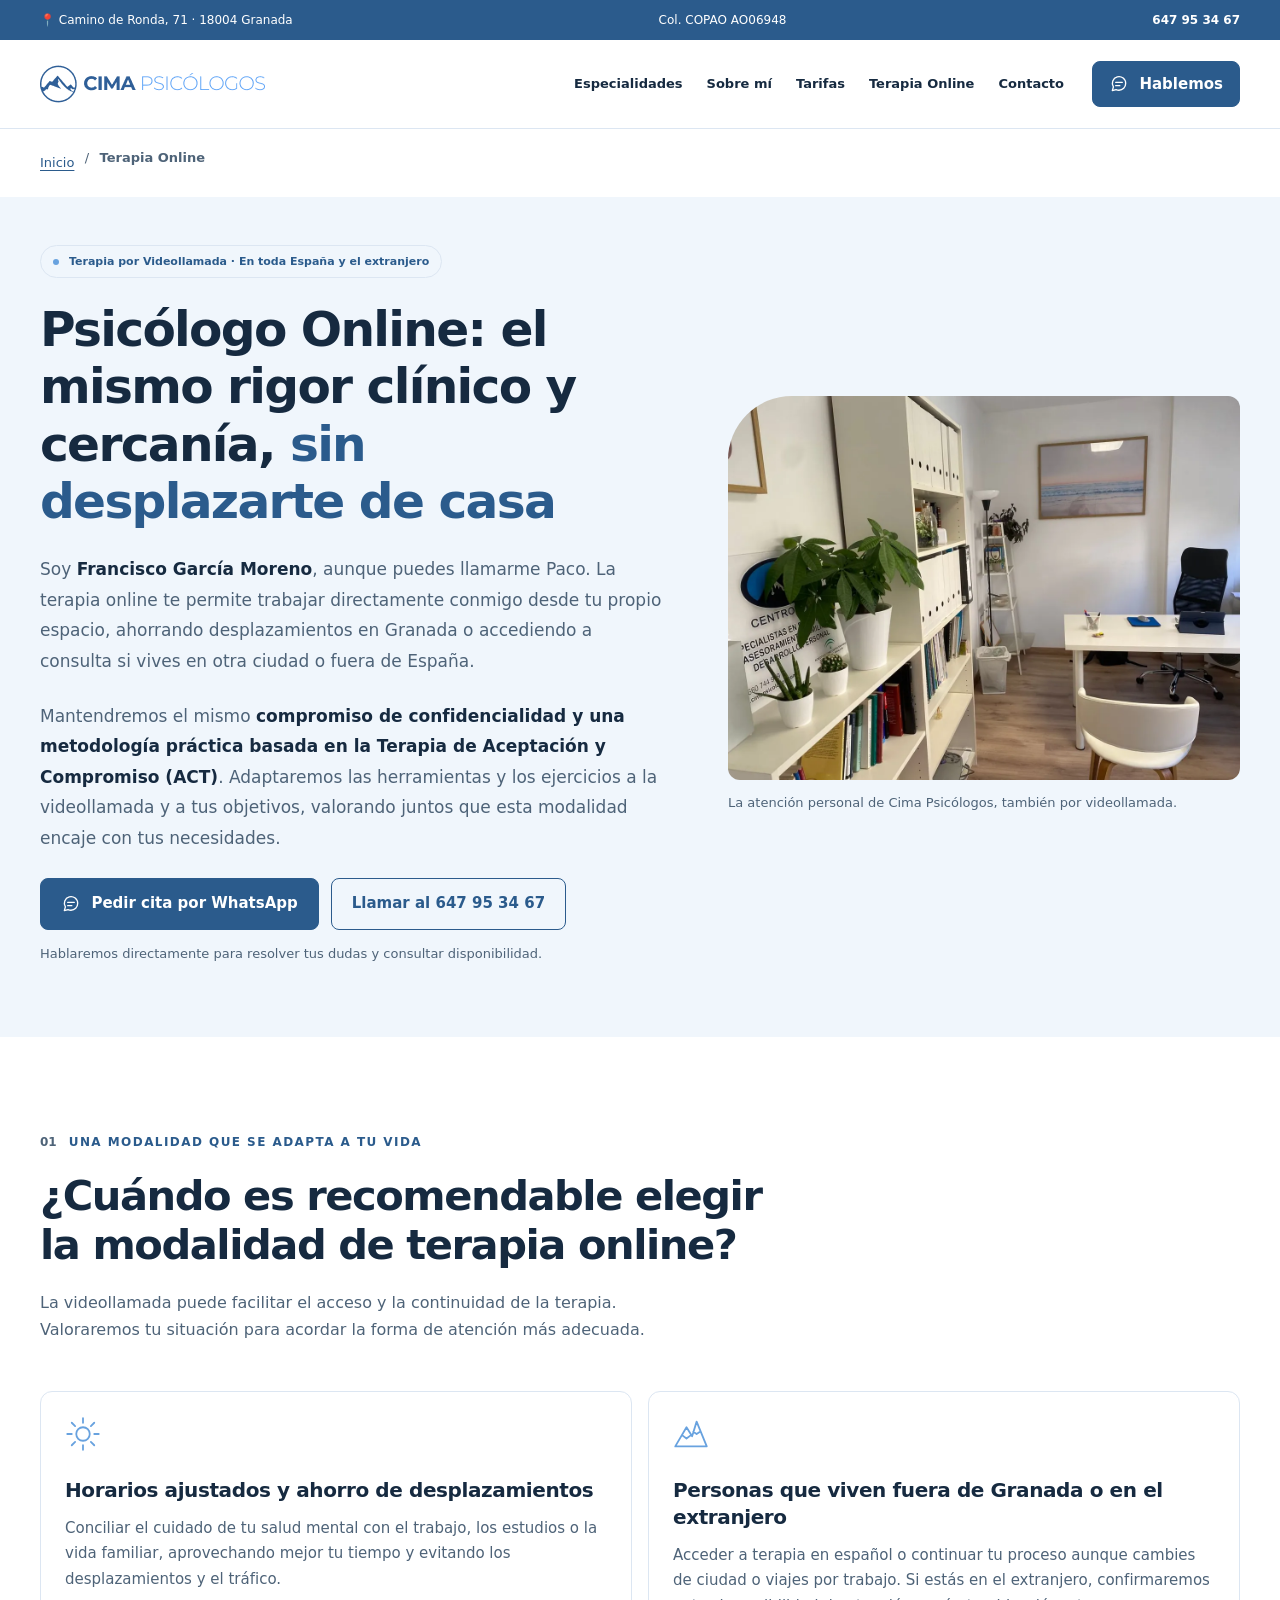
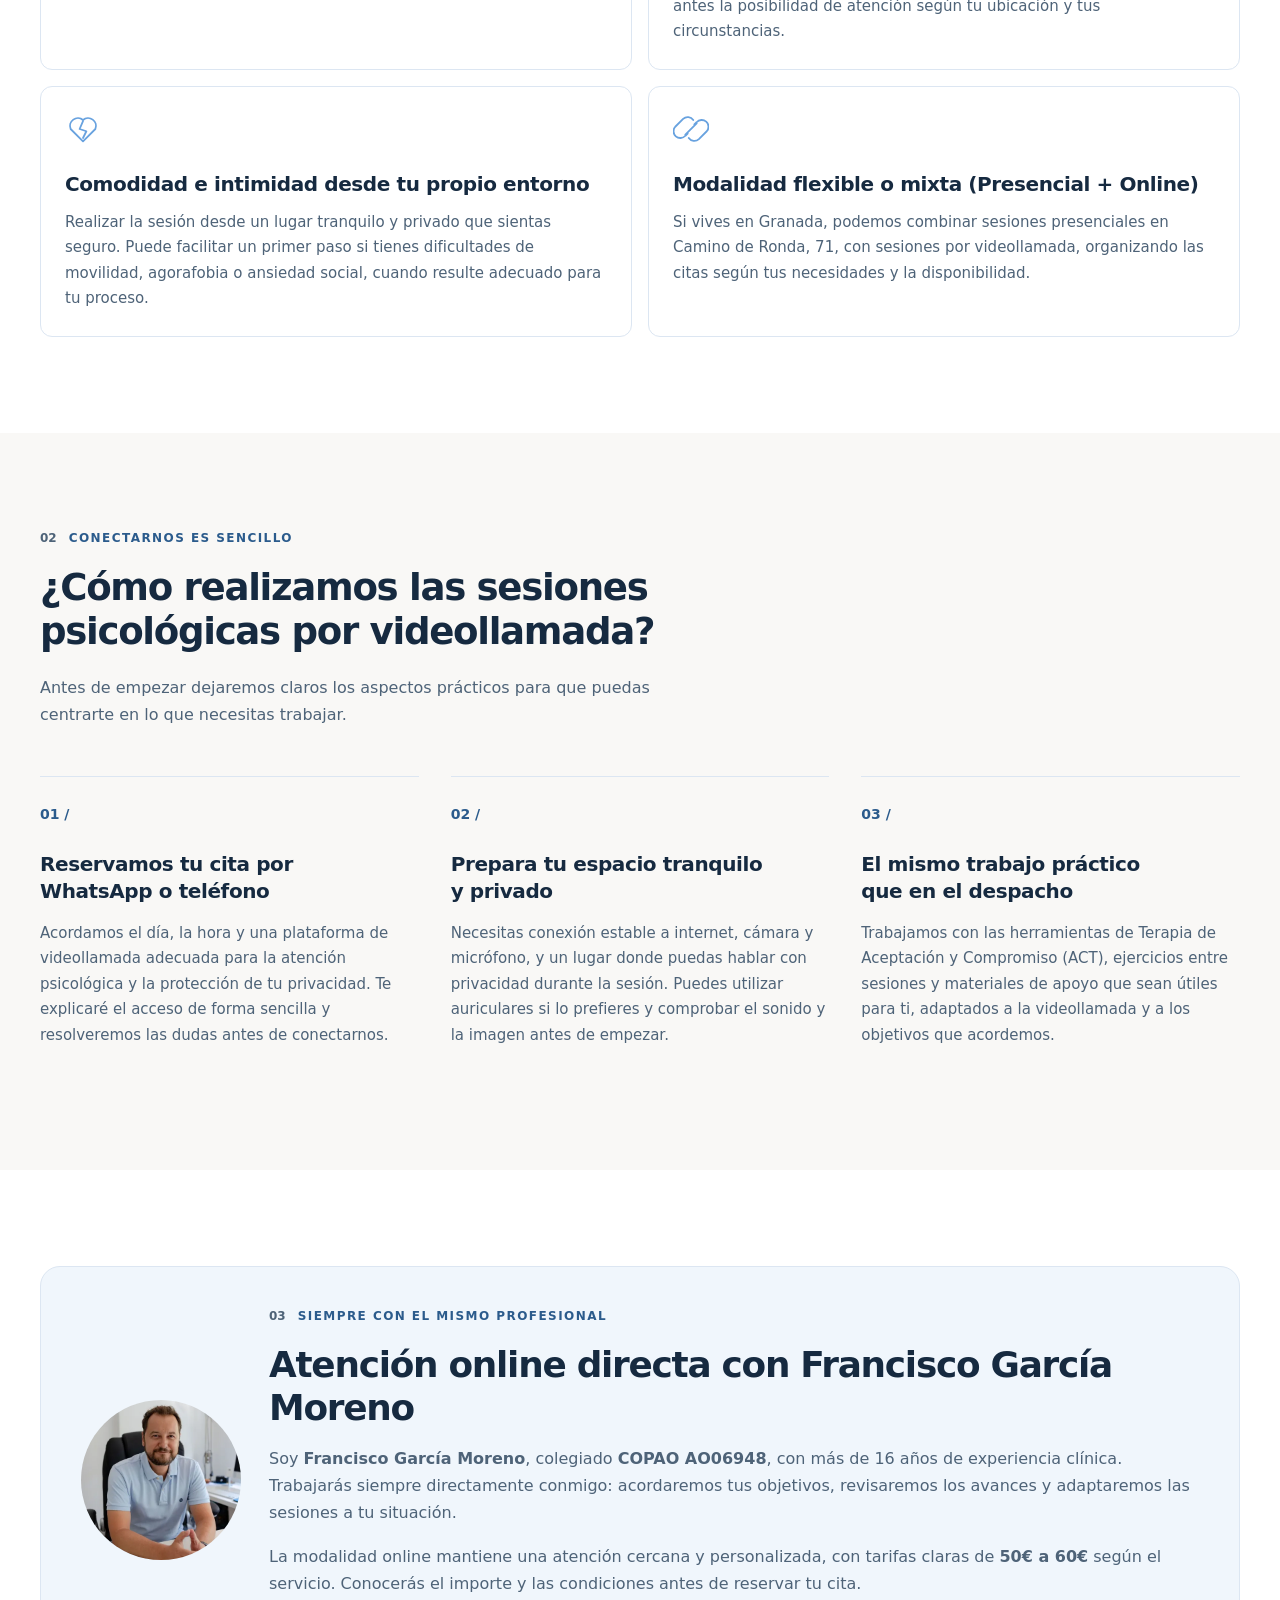
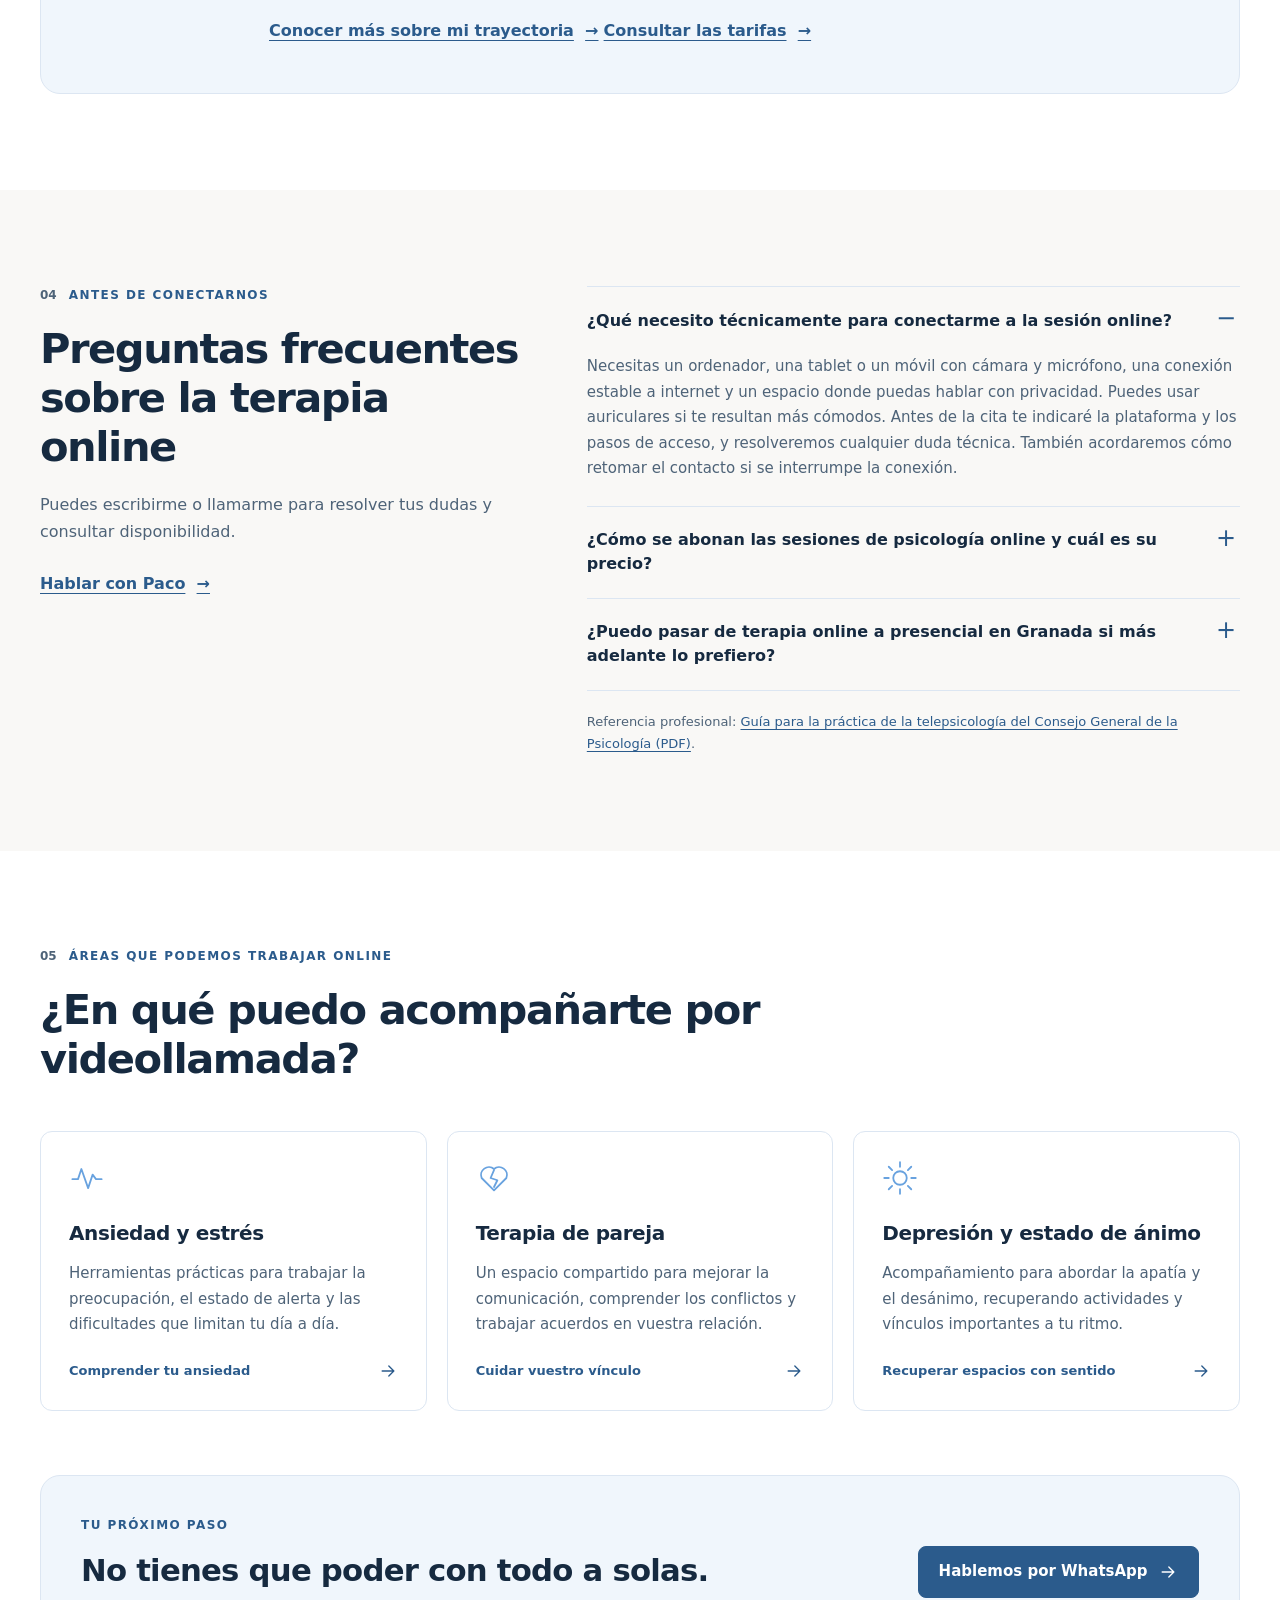
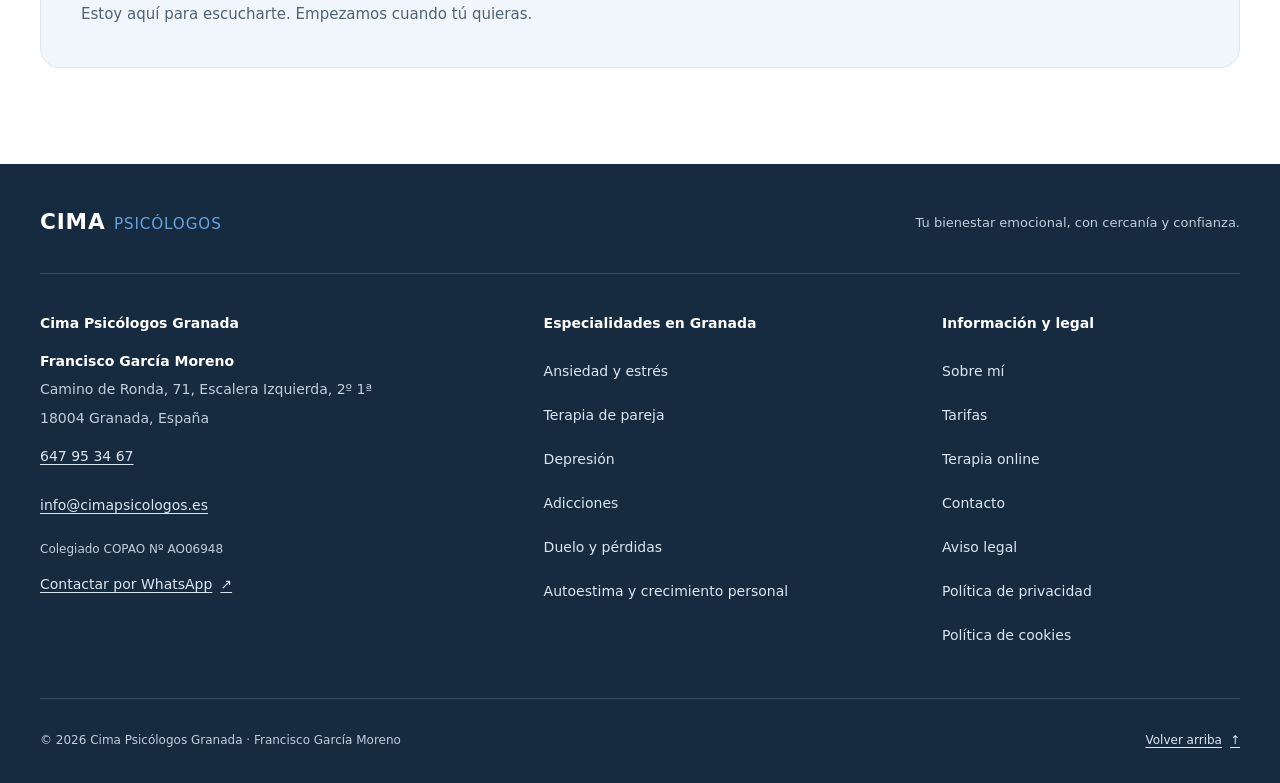
<file: psicologo-online/index.html>
<!doctype html>
<html lang="es">
<head>
  <meta charset="utf-8">
  <meta name="viewport" content="width=device-width, initial-scale=1">
  <meta name="color-scheme" content="light">
  <meta name="theme-color" content="#2B5B8C">
  <title>Psicólogo Online | Cima Psicólogos Granada - Paco García</title>
  <meta name="description" content="Terapia psicológica online por videollamada con Francisco García Moreno (Col. AO06948). Atención cercana y confidencial para ansiedad, estado de ánimo, pareja y adicciones.">
  <link rel="canonical" href="https://cimapsicologosgranada.es/psicologo-online/">
  <meta name="robots" content="index, follow, max-image-preview:large">
  <meta name="author" content="Francisco García Moreno">
  <meta property="og:type" content="website">
  <meta property="og:locale" content="es_ES">
  <meta property="og:site_name" content="Cima Psicólogos Granada">
  <meta property="og:title" content="Psicólogo Online | Cima Psicólogos Granada - Paco García">
  <meta property="og:description" content="Terapia psicológica online por videollamada con Francisco García Moreno (Col. AO06948). Atención cercana y confidencial para ansiedad, estado de ánimo, pareja y adicciones.">
  <meta property="og:url" content="https://cimapsicologosgranada.es/psicologo-online/">
  <meta property="og:image" content="https://cimapsicologosgranada.es/assets/img/consulta-social.webp">
  <meta property="og:image:secure_url" content="https://cimapsicologosgranada.es/assets/img/consulta-social.webp">
  <meta property="og:image:type" content="image/webp">
  <meta property="og:image:width" content="1200">
  <meta property="og:image:height" content="900">
  <meta property="og:image:alt" content="Interior de la consulta de Cima Psicólogos en Camino de Ronda, Granada">
  <meta name="twitter:card" content="summary_large_image">
  <meta name="twitter:title" content="Psicólogo Online | Cima Psicólogos Granada - Paco García">
  <meta name="twitter:description" content="Terapia psicológica online por videollamada con Francisco García Moreno (Col. AO06948). Atención cercana y confidencial para ansiedad, estado de ánimo, pareja y adicciones.">
  <meta name="twitter:image" content="https://cimapsicologosgranada.es/assets/img/consulta-social.webp">
  <meta name="twitter:image:alt" content="Consulta de Cima Psicólogos Granada">
  <link rel="icon" href="/favicon.ico" type="image/x-icon">
  <link rel="stylesheet" href="/assets/css/styles.css">
  <!-- Las entidades conservan los mismos identificadores que la página de inicio. -->
  <script type="application/ld+json">
{
  "@context": "https://schema.org",
  "@graph": [
    {
      "@type": "BreadcrumbList",
      "@id": "https://cimapsicologosgranada.es/psicologo-online/#migas-de-pan",
      "itemListElement": [
        {
          "@type": "ListItem",
          "position": 1,
          "name": "Inicio",
          "item": "https://cimapsicologosgranada.es/"
        },
        {
          "@type": "ListItem",
          "position": 2,
          "name": "Terapia Online",
          "item": "https://cimapsicologosgranada.es/psicologo-online/"
        }
      ]
    },
    {
      "@type": "MedicalWebPage",
      "@id": "https://cimapsicologosgranada.es/psicologo-online/#pagina",
      "url": "https://cimapsicologosgranada.es/psicologo-online/",
      "name": "Psicólogo Online | Cima Psicólogos Granada - Paco García",
      "description": "Terapia psicológica online por videollamada con Francisco García Moreno (Col. AO06948). Atención cercana y confidencial para ansiedad, estado de ánimo, pareja y adicciones.",
      "inLanguage": "es",
      "about": {
        "@type": "MedicalTherapy",
        "name": "Terapia psicológica online por videollamada",
        "description": "Atención psicológica directa y personalizada con Francisco García Moreno para ansiedad, estado de ánimo, pareja y adicciones, con metodología práctica desde la Terapia de Aceptación y Compromiso (ACT), previa valoración individual de la modalidad."
      },
      "provider": {
        "@id": "https://cimapsicologosgranada.es/#consulta"
      },
      "author": {
        "@id": "https://cimapsicologosgranada.es/#francisco"
      },
      "breadcrumb": {
        "@id": "https://cimapsicologosgranada.es/psicologo-online/#migas-de-pan"
      },
      "hasPart": {
        "@id": "https://cimapsicologosgranada.es/psicologo-online/#preguntas-frecuentes"
      },
      "primaryImageOfPage": {
        "@type": "ImageObject",
        "url": "https://cimapsicologosgranada.es/assets/img/consulta-social.webp",
        "width": 1200,
        "height": 900
      },
      "citation": [
        "https://www.cop.es/pdf/telepsicologia2017.pdf"
      ]
    },
    {
      "@type": "FAQPage",
      "@id": "https://cimapsicologosgranada.es/psicologo-online/#preguntas-frecuentes",
      "inLanguage": "es",
      "mainEntity": [
        {
          "@type": "Question",
          "name": "¿Qué necesito técnicamente para conectarme a la sesión online?",
          "acceptedAnswer": {
            "@type": "Answer",
            "text": "Necesitas un ordenador, una tablet o un móvil con cámara y micrófono, una conexión estable a internet y un espacio donde puedas hablar con privacidad. Puedes usar auriculares si te resultan más cómodos. Antes de la cita te indicaré la plataforma y los pasos de acceso, y resolveremos cualquier duda técnica. También acordaremos cómo retomar el contacto si se interrumpe la conexión."
          }
        },
        {
          "@type": "Question",
          "name": "¿Cómo se abonan las sesiones de psicología online y cuál es su precio?",
          "acceptedAnswer": {
            "@type": "Answer",
            "text": "Las sesiones de psicología online tienen una tarifa de entre 50€ y 60€, según el servicio. Antes de reservar te confirmaré el importe exacto y te detallaré los medios de pago disponibles, cómo realizar el abono y las condiciones de la cita. Puedes consultar el detalle en la página de tarifas."
          }
        },
        {
          "@type": "Question",
          "name": "¿Puedo pasar de terapia online a presencial en Granada si más adelante lo prefiero?",
          "acceptedAnswer": {
            "@type": "Answer",
            "text": "Sí. Podemos acordar el cambio a sesiones presenciales en Camino de Ronda, 71, Granada, según disponibilidad, o combinar ambas modalidades si resulta adecuado para tu proceso. Seguirás trabajando directamente conmigo y mantendremos los objetivos y la continuidad del acompañamiento. Lo hablaremos para organizar las citas de la forma que mejor se ajuste a tus necesidades."
          }
        }
      ]
    },
    {
      "@type": "MedicalBusiness",
      "@id": "https://cimapsicologosgranada.es/#consulta",
      "name": "Cima Psicólogos Granada - Francisco García Moreno",
      "description": "Consulta de psicología sanitaria en Granada y online, dirigida por Francisco García Moreno, colegiado COPAO AO06948.",
      "url": "https://cimapsicologosgranada.es/",
      "logo": "https://cimapsicologosgranada.es/assets/img/logo-cima-psicologos.webp",
      "image": "https://cimapsicologosgranada.es/assets/img/consulta-social.webp",
      "telephone": "+34647953467",
      "email": "info@cimapsicologos.es",
      "priceRange": "50€ - 60€",
      "currenciesAccepted": "EUR",
      "address": {
        "@type": "PostalAddress",
        "streetAddress": "Camino de Ronda, 71, Escalera Izquierda, 2º 1ª",
        "postalCode": "18004",
        "addressLocality": "Granada",
        "addressRegion": "Granada",
        "addressCountry": "ES"
      },
      "geo": {
          "@type": "GeoCoordinates",
          "latitude": 37.1695,
          "longitude": -3.6062
      },
      "areaServed": {
          "@type": "City",
          "name": "Granada"
      },
      "founder": {
        "@id": "https://cimapsicologosgranada.es/#francisco"
      },
      "sameAs": [
        "https://www.doctoralia.es/francisco-garcia-moreno/psicologo/granada",
        "https://www.topdoctors.es/doctor/francisco-garcia-moreno/"
      ]
    },
    {
      "@type": "Person",
      "@id": "https://cimapsicologosgranada.es/#francisco",
      "name": "Francisco García Moreno",
      "jobTitle": "Psicólogo General Sanitario",
      "image": "https://cimapsicologosgranada.es/assets/img/francisco-garcia-moreno.webp",
      "worksFor": {
        "@id": "https://cimapsicologosgranada.es/#consulta"
      },
      "identifier": {
        "@type": "PropertyValue",
        "propertyID": "Colegiado COPAO",
        "value": "AO06948"
      },
      "sameAs": [
        "https://www.doctoralia.es/francisco-garcia-moreno/psicologo/granada",
        "https://www.topdoctors.es/doctor/francisco-garcia-moreno/"
      ]
    }
  ]
}
  </script>
</head>
<body>
  <a class="skip-link" href="#contenido">Saltar al contenido</a>

  <!-- Símbolos propios, locales y decorativos; ninguna librería de iconos. -->
  <svg class="icon-definitions" xmlns="http://www.w3.org/2000/svg" aria-hidden="true" focusable="false">
    <defs>
      <symbol id="icon-arrow" viewBox="0 0 24 24"><path d="M5 12h14m-6-6 6 6-6 6"/></symbol>
      <symbol id="icon-chat" viewBox="0 0 24 24"><path d="M20 11.5a8 8 0 0 1-8 8 9 9 0 0 1-3.5-.8L4 20l1.3-4.5a8 8 0 1 1 14.7-4Z"/><path d="M8 10h8M8 14h5"/></symbol>
      <symbol id="icon-wave" viewBox="0 0 32 32"><path d="M3 17h5l3-9 6 17 4-12 3 4h5"/></symbol>
      <symbol id="icon-heart" viewBox="0 0 32 32"><path d="M16 27 5 16a7 7 0 0 1 11-8 7 7 0 0 1 11 8Z"/><path d="m16 9-3 7 6 2-3 6"/></symbol>
      <symbol id="icon-sun" viewBox="0 0 32 32"><circle cx="16" cy="16" r="6"/><path d="M16 2v4m0 20v4M2 16h4m20 0h4M6 6l3 3m14 14 3 3M6 26l3-3M23 9l3-3"/></symbol>
      <symbol id="icon-link" viewBox="0 0 32 32"><path d="m13 20-2 2a6 6 0 0 1-9-8l7-7a6 6 0 0 1 9 1m1 4 2-2a6 6 0 0 1 9 8l-7 7a6 6 0 0 1-9-1M11 21l10-10"/></symbol>
      <symbol id="icon-leaf" viewBox="0 0 32 32"><path d="M26 4c-1 13-3 23-14 23A9 9 0 0 1 4 17C5 7 17 9 26 4Z"/><path d="M6 29 21 13m-8 9v-7m0 7h7"/></symbol>
      <symbol id="icon-mountain" viewBox="0 0 32 32"><path d="m2 27 10-17 5 8 4-13 9 22ZM8 17l4 3 4-3m2-3 3 2 3-2"/></symbol>
      <symbol id="icon-check" viewBox="0 0 24 24"><path d="m5 12 4 4L19 6"/></symbol>
    </defs>
  </svg>

  <div class="topbar" role="region" aria-label="Datos de contacto de la consulta">
    <div class="container topbar__inner">
      <span class="topbar__address"><span aria-hidden="true">📍</span> Camino de Ronda, 71 · 18004 Granada</span>
      <span class="topbar__registration">Col. COPAO AO06948</span>
      <a href="tel:+34647953467">647 95 34 67</a>
    </div>
  </div>

  <header class="site-header">
    <div class="container header-inner">
      <a class="brand" href="/" aria-label="Cima Psicólogos Granada, inicio">
        <img src="/assets/img/logo-cima-psicologos.webp" alt="Cima Psicólogos Granada" width="225" height="38" decoding="async">
      </a>
      <nav class="desktop-nav" aria-label="Navegación principal">
        <ul class="nav-list">
          <li><a href="/#especialidades">Especialidades</a></li>
          <li><a href="/sobre-nosotros/">Sobre mí</a></li>
          <li><a href="/tarifas/">Tarifas</a></li>
          <li><a href="/psicologo-online/">Terapia Online</a></li>
          <li><a href="/contacto/">Contacto</a></li>
        </ul>
      </nav>
      <a class="button button--small header-cta" href="https://wa.me/34647953467?text=Hola%20Paco,%20me%20gustar%C3%ADa%20solicitar%20informaci%C3%B3n%20para%20pedir%20una%20cita">
        <svg class="icon" aria-hidden="true" focusable="false"><use href="#icon-chat"/></svg>
        <span>Hablemos</span>
      </a>
      <!-- Menú nativo: funciona con teclado, lector de pantalla y sin JS. -->
      <details class="mobile-menu">
        <summary>Menú <span class="menu-lines" aria-hidden="true"></span></summary>
        <nav aria-label="Navegación principal móvil">
          <ul>
            <li><a href="/#especialidades">Especialidades</a></li>
            <li><a href="/sobre-nosotros/">Sobre mí</a></li>
            <li><a href="/tarifas/">Tarifas</a></li>
            <li><a href="/psicologo-online/">Terapia Online</a></li>
            <li><a href="/contacto/">Contacto</a></li>
          </ul>
          <a class="button" href="https://wa.me/34647953467?text=Hola%20Paco,%20me%20gustar%C3%ADa%20solicitar%20informaci%C3%B3n%20para%20pedir%20una%20cita">Hablar por WhatsApp</a>
          <a class="mobile-menu__phone" href="tel:+34647953467">O llámame al 647 95 34 67</a>
        </nav>
      </details>
    </div>
  </header>

  <main id="contenido" tabindex="-1">
    <nav aria-label="Migas de pan" class="container breadcrumbs">
      <ol><li><a href="/">Inicio</a></li><li><span aria-current="page">Terapia Online</span></li></ol>
    </nav>

    <section class="page-hero" aria-labelledby="online-titulo">
      <div class="container page-hero__grid">
        <div>
          <p class="badge"><span class="badge__dot" aria-hidden="true"></span>Terapia por Videollamada · En toda España y el extranjero</p>
          <h1 id="online-titulo">Psicólogo Online: el mismo rigor clínico y cercanía, <span>sin desplazarte de casa</span></h1>
          <p class="hero-description">Soy <strong>Francisco García Moreno</strong>, aunque puedes llamarme Paco. La terapia online te permite trabajar directamente conmigo desde tu propio espacio, ahorrando desplazamientos en Granada o accediendo a consulta si vives en otra ciudad o fuera de España.</p>
          <p class="hero-description">Mantendremos el mismo <strong>compromiso de confidencialidad y una metodología práctica basada en la Terapia de Aceptación y Compromiso (ACT)</strong>. Adaptaremos las herramientas y los ejercicios a la videollamada y a tus objetivos, valorando juntos que esta modalidad encaje con tus necesidades.</p>
          <div class="button-group">
            <a class="button" href="https://wa.me/34647953467?text=Hola%20Paco,%20me%20gustar%C3%ADa%20solicitar%20informaci%C3%B3n%20sobre%20la%20terapia%20online"><svg class="icon" aria-hidden="true" focusable="false"><use href="#icon-chat"/></svg>Pedir cita por WhatsApp</a>
            <a class="button button--outline" href="tel:+34647953467">Llamar al 647 95 34 67</a>
          </div>
          <p class="hero-note">Hablaremos directamente para resolver tus dudas y consultar disponibilidad.</p>
        </div>
        <figure>
          <img class="page-hero__image" src="/assets/img/consulta-social.webp" width="1200" height="900" alt="Consulta de Francisco García Moreno en Cima Psicólogos Granada" fetchpriority="high" loading="eager" decoding="async">
          <figcaption>La atención personal de Cima Psicólogos, también por videollamada.</figcaption>
        </figure>
      </div>
    </section>

    <section class="section" id="sintomas" aria-labelledby="sintomas-titulo">
      <div class="container">
        <div class="section-heading"><p class="eyebrow"><span>01</span> Una modalidad que se adapta a tu vida</p><h2 id="sintomas-titulo">¿Cuándo es recomendable elegir la modalidad de terapia online?</h2><p>La videollamada puede facilitar el acceso y la continuidad de la terapia. Valoraremos tu situación para acordar la forma de atención más adecuada.</p></div>
        <div class="symptom-grid">
          <article class="symptom-card"><svg class="specialty-icon" aria-hidden="true" focusable="false"><use href="#icon-sun"/></svg><h3>Horarios ajustados y ahorro de desplazamientos</h3><p>Conciliar el cuidado de tu salud mental con el trabajo, los estudios o la vida familiar, aprovechando mejor tu tiempo y evitando los desplazamientos y el tráfico.</p></article>
          <article class="symptom-card"><svg class="specialty-icon" aria-hidden="true" focusable="false"><use href="#icon-mountain"/></svg><h3>Personas que viven fuera de Granada o en el extranjero</h3><p>Acceder a terapia en español o continuar tu proceso aunque cambies de ciudad o viajes por trabajo. Si estás en el extranjero, confirmaremos antes la posibilidad de atención según tu ubicación y tus circunstancias.</p></article>
          <article class="symptom-card"><svg class="specialty-icon" aria-hidden="true" focusable="false"><use href="#icon-heart"/></svg><h3>Comodidad e intimidad desde tu propio entorno</h3><p>Realizar la sesión desde un lugar tranquilo y privado que sientas seguro. Puede facilitar un primer paso si tienes dificultades de movilidad, agorafobia o ansiedad social, cuando resulte adecuado para tu proceso.</p></article>
          <article class="symptom-card"><svg class="specialty-icon" aria-hidden="true" focusable="false"><use href="#icon-link"/></svg><h3>Modalidad flexible o mixta (Presencial + Online)</h3><p>Si vives en Granada, podemos combinar sesiones presenciales en Camino de Ronda, 71, con sesiones por videollamada, organizando las citas según tus necesidades y la disponibilidad.</p></article>
        </div>
      </div>
    </section>

    <section class="section about" id="tratamiento" aria-labelledby="tratamiento-titulo">
      <div class="container">
        <div class="section-heading section-heading--wide"><p class="eyebrow"><span>02</span> Conectarnos es sencillo</p><h2 id="tratamiento-titulo">¿Cómo realizamos las sesiones psicológicas por videollamada?</h2><p>Antes de empezar dejaremos claros los aspectos prácticos para que puedas centrarte en lo que necesitas trabajar.</p></div>
        <div class="three-grid pillars">
          <article class="pillar"><span class="pillar__number" aria-hidden="true">01 /</span><h3>Reservamos tu cita por WhatsApp o teléfono</h3><p>Acordamos el día, la hora y una plataforma de videollamada adecuada para la atención psicológica y la protección de tu privacidad. Te explicaré el acceso de forma sencilla y resolveremos las dudas antes de conectarnos.</p></article>
          <article class="pillar"><span class="pillar__number" aria-hidden="true">02 /</span><h3>Prepara tu espacio tranquilo y privado</h3><p>Necesitas conexión estable a internet, cámara y micrófono, y un lugar donde puedas hablar con privacidad durante la sesión. Puedes utilizar auriculares si lo prefieres y comprobar el sonido y la imagen antes de empezar.</p></article>
          <article class="pillar"><span class="pillar__number" aria-hidden="true">03 /</span><h3>El mismo trabajo práctico que en el despacho</h3><p>Trabajamos con las herramientas de Terapia de Aceptación y Compromiso (ACT), ejercicios entre sesiones y materiales de apoyo que sean útiles para ti, adaptados a la videollamada y a los objetivos que acordemos.</p></article>
        </div>
      </div>
    </section>

    <section class="section" aria-labelledby="terapeuta-titulo">
      <div class="container therapist-brief">
        <img src="/assets/img/francisco-garcia-moreno-480.webp" width="480" height="480" alt="Francisco García Moreno, Paco, psicólogo de Cima Psicólogos Granada" loading="lazy" decoding="async">
        <div>
          <p class="eyebrow"><span>03</span> Siempre con el mismo profesional</p>
          <h2 id="terapeuta-titulo">Atención online directa con Francisco García Moreno</h2>
          <p>Soy <strong>Francisco García Moreno</strong>, colegiado <strong>COPAO AO06948</strong>, con más de 16 años de experiencia clínica. Trabajarás siempre directamente conmigo: acordaremos tus objetivos, revisaremos los avances y adaptaremos las sesiones a tu situación.</p>
          <p>La modalidad online mantiene una atención cercana y personalizada, con tarifas claras de <strong>50€ a 60€</strong> según el servicio. Conocerás el importe y las condiciones antes de reservar tu cita.</p>
          <a class="text-link" href="/sobre-nosotros/">Conocer más sobre mi trayectoria <span aria-hidden="true">→</span></a>
          <a class="text-link" href="/tarifas/">Consultar las tarifas <span aria-hidden="true">→</span></a>
        </div>
      </div>
    </section>

    <section class="section faq-section" id="preguntas-frecuentes" aria-labelledby="faq-titulo">
      <div class="container faq-grid">
        <div class="faq-intro"><p class="eyebrow"><span>04</span> Antes de conectarnos</p><h2 id="faq-titulo">Preguntas frecuentes sobre la terapia online</h2><p>Puedes escribirme o llamarme para resolver tus dudas y consultar disponibilidad.</p><a class="text-link" href="https://wa.me/34647953467?text=Hola%20Paco,%20me%20gustar%C3%ADa%20solicitar%20informaci%C3%B3n%20sobre%20la%20terapia%20online">Hablar con Paco <span aria-hidden="true">→</span></a></div>
        <div class="faq-list">
          <details open><summary>¿Qué necesito técnicamente para conectarme a la sesión online?</summary><div class="faq-answer"><p>Necesitas un ordenador, una tablet o un móvil con cámara y micrófono, una conexión estable a internet y un espacio donde puedas hablar con privacidad. Puedes usar auriculares si te resultan más cómodos. Antes de la cita te indicaré la plataforma y los pasos de acceso, y resolveremos cualquier duda técnica. También acordaremos cómo retomar el contacto si se interrumpe la conexión.</p></div></details>
          <details><summary>¿Cómo se abonan las sesiones de psicología online y cuál es su precio?</summary><div class="faq-answer"><p>Las sesiones de psicología online tienen una tarifa de entre 50€ y 60€, según el servicio. Antes de reservar te confirmaré el importe exacto y te detallaré los medios de pago disponibles, cómo realizar el abono y las condiciones de la cita. Puedes consultar el detalle en la <a href="/tarifas/">página de tarifas</a>.</p></div></details>
          <details><summary>¿Puedo pasar de terapia online a presencial en Granada si más adelante lo prefiero?</summary><div class="faq-answer"><p>Sí. Podemos acordar el cambio a sesiones presenciales en Camino de Ronda, 71, Granada, según disponibilidad, o combinar ambas modalidades si resulta adecuado para tu proceso. Seguirás trabajando directamente conmigo y mantendremos los objetivos y la continuidad del acompañamiento. Lo hablaremos para organizar las citas de la forma que mejor se ajuste a tus necesidades.</p></div></details>
          <p class="clinical-source">Referencia profesional: <a href="https://www.cop.es/pdf/telepsicologia2017.pdf">Guía para la práctica de la telepsicología del Consejo General de la Psicología (PDF)</a>.</p>
        </div>
      </div>
    </section>

    <section class="section" aria-labelledby="relacionadas-titulo">
      <div class="container">
        <div class="section-heading"><p class="eyebrow"><span>05</span> Áreas que podemos trabajar online</p><h2 id="relacionadas-titulo">¿En qué puedo acompañarte por videollamada?</h2></div>
        <div class="three-grid">
          <article class="specialty-card"><div class="card-top"><svg class="specialty-icon" aria-hidden="true" focusable="false"><use href="#icon-wave"/></svg></div><h3><a href="/terapia-ansiedad-granada/">Ansiedad y estrés</a></h3><p>Herramientas prácticas para trabajar la preocupación, el estado de alerta y las dificultades que limitan tu día a día.</p><span class="card-link" aria-hidden="true">Comprender tu ansiedad <svg class="icon"><use href="#icon-arrow"/></svg></span></article>
          <article class="specialty-card"><div class="card-top"><svg class="specialty-icon" aria-hidden="true" focusable="false"><use href="#icon-heart"/></svg></div><h3><a href="/terapia-pareja-granada/">Terapia de pareja</a></h3><p>Un espacio compartido para mejorar la comunicación, comprender los conflictos y trabajar acuerdos en vuestra relación.</p><span class="card-link" aria-hidden="true">Cuidar vuestro vínculo <svg class="icon"><use href="#icon-arrow"/></svg></span></article>
          <article class="specialty-card"><div class="card-top"><svg class="specialty-icon" aria-hidden="true" focusable="false"><use href="#icon-sun"/></svg></div><h3><a href="/tratamiento-depresion-granada/">Depresión y estado de ánimo</a></h3><p>Acompañamiento para abordar la apatía y el desánimo, recuperando actividades y vínculos importantes a tu ritmo.</p><span class="card-link" aria-hidden="true">Recuperar espacios con sentido <svg class="icon"><use href="#icon-arrow"/></svg></span></article>
        </div>
      </div>
      <div class="container"><div class="contact-banner"><div><p class="eyebrow">Tu próximo paso</p><p class="contact-banner__title">No tienes que poder con todo a solas.</p><p>Estoy aquí para escucharte. Empezamos cuando tú quieras.</p></div><a class="button" href="https://wa.me/34647953467?text=Hola%20Paco,%20me%20gustar%C3%ADa%20solicitar%20informaci%C3%B3n%20para%20pedir%20una%20cita">Hablemos por WhatsApp <svg class="icon" aria-hidden="true" focusable="false"><use href="#icon-arrow"/></svg></a></div></div>
    </section>
  </main>

  <footer class="site-footer">
    <div class="container">
      <div class="footer-brand-row"><a class="footer-brand" href="/">CIMA <span>PSICÓLOGOS</span></a><p>Tu bienestar emocional, con cercanía y confianza.</p></div>
      <div class="footer-grid">
        <div><h2 class="footer-title">Cima Psicólogos Granada</h2><address><strong>Francisco García Moreno</strong><span>Camino de Ronda, 71, Escalera Izquierda, 2º 1ª</span><span>18004 Granada, España</span><a href="tel:+34647953467">647 95 34 67</a><a href="mailto:info@cimapsicologos.es">info@cimapsicologos.es</a></address><p class="footer-registration">Colegiado COPAO Nº AO06948</p><a class="footer-contact" href="https://wa.me/34647953467?text=Hola%20Paco,%20me%20gustar%C3%ADa%20solicitar%20informaci%C3%B3n%20para%20pedir%20una%20cita">Contactar por WhatsApp <span aria-hidden="true">↗</span></a></div>
        <nav aria-labelledby="footer-especialidades"><h2 class="footer-title" id="footer-especialidades">Especialidades en Granada</h2><ul><li><a href="/terapia-ansiedad-granada/">Ansiedad y estrés</a></li><li><a href="/terapia-pareja-granada/">Terapia de pareja</a></li><li><a href="/tratamiento-depresion-granada/">Depresión</a></li><li><a href="/terapia-adicciones-granada/">Adicciones</a></li><li><a href="/psicologo-duelo-granada/">Duelo y pérdidas</a></li><li><a href="/psicologo-autoestima-granada/">Autoestima y crecimiento personal</a></li></ul></nav>
        <nav aria-labelledby="footer-informacion"><h2 class="footer-title" id="footer-informacion">Información y legal</h2><ul><li><a href="/sobre-nosotros/">Sobre mí</a></li><li><a href="/tarifas/">Tarifas</a></li><li><a href="/psicologo-online/">Terapia online</a></li><li><a href="/contacto/">Contacto</a></li><li><a href="/aviso-legal/">Aviso legal</a></li><li><a href="/politica-de-privacidad/">Política de privacidad</a></li><li><a href="/politica-de-cookies/">Política de cookies</a></li></ul></nav>
      </div>
      <div class="footer-bottom"><p>© 2026 Cima Psicólogos Granada · Francisco García Moreno</p><a href="#contenido">Volver arriba <span aria-hidden="true">↑</span></a></div>
    </div>
  </footer>
</body>
</html>
</file>
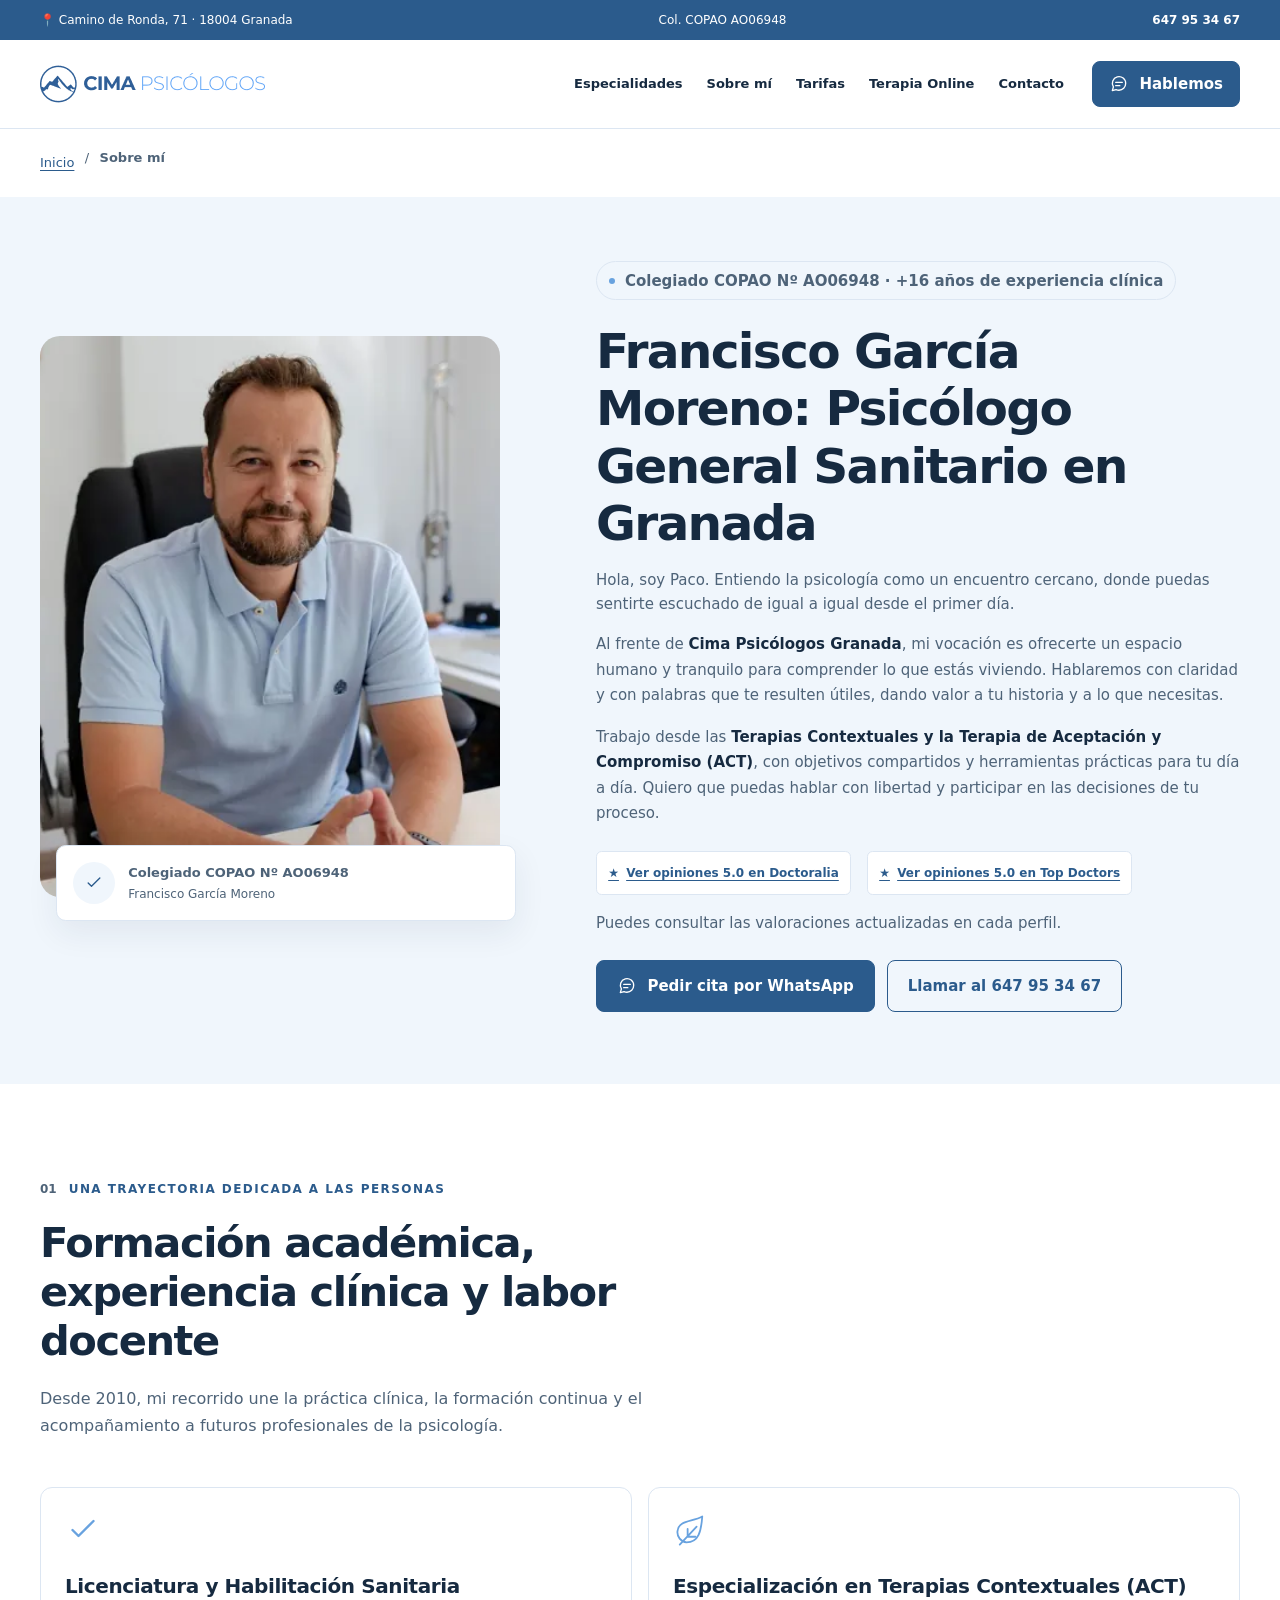
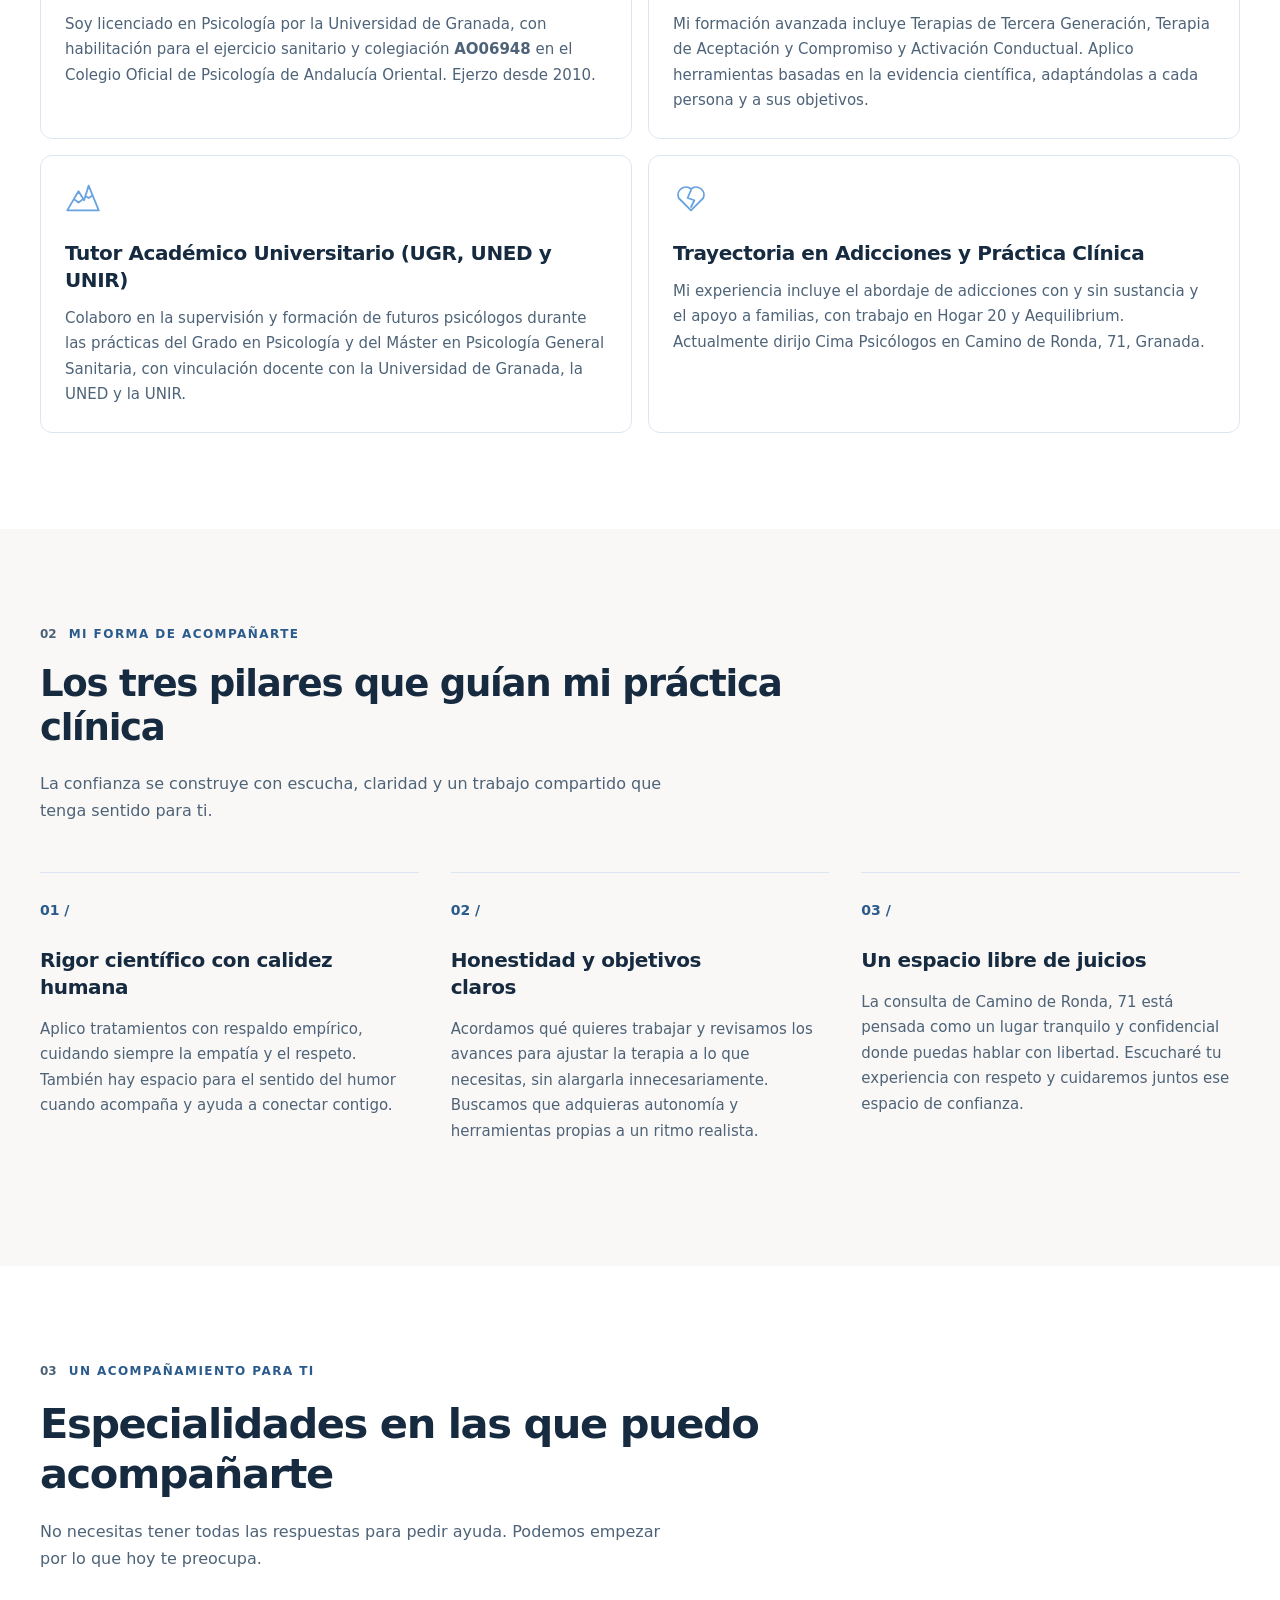
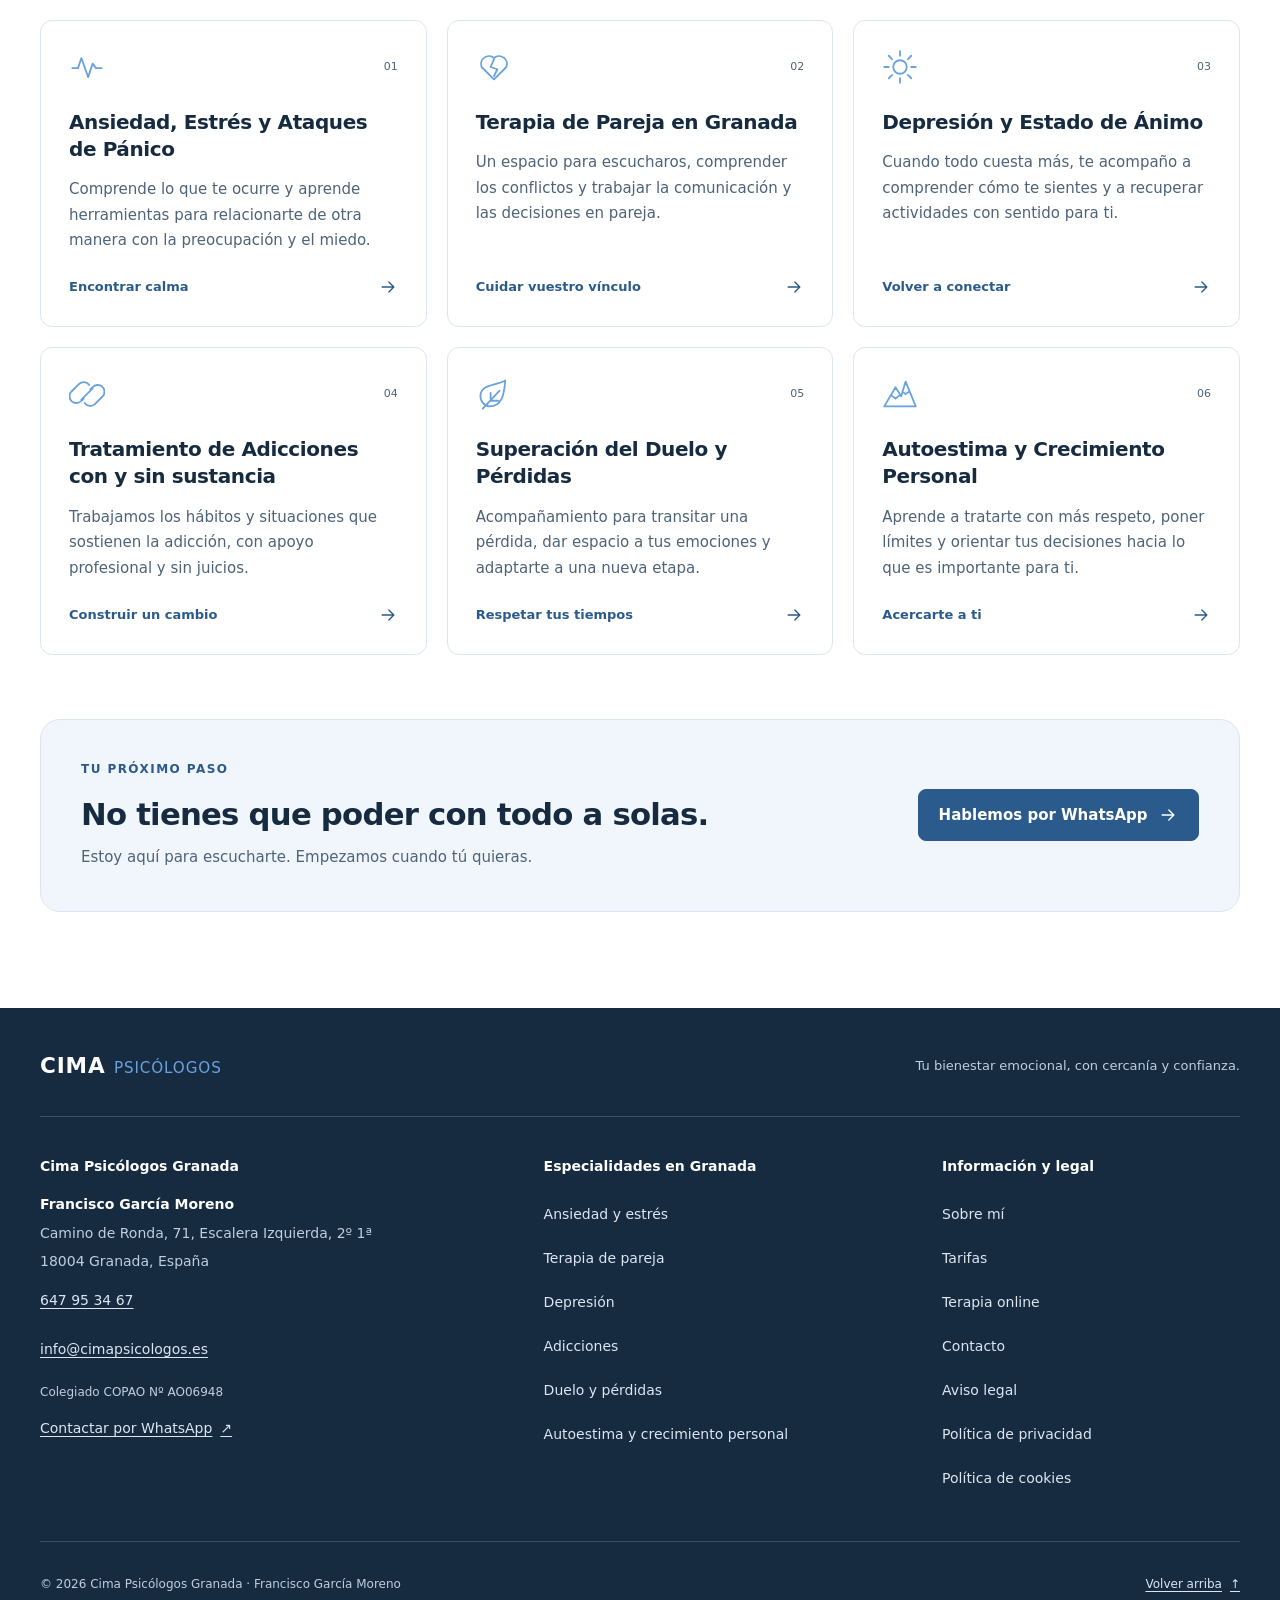
<file: sobre-nosotros/index.html>
<!doctype html>
<html lang="es">
<head>
  <meta charset="utf-8">
  <meta name="viewport" content="width=device-width, initial-scale=1">
  <meta name="color-scheme" content="light">
  <meta name="theme-color" content="#2B5B8C">
  <title>Francisco García Moreno | Psicólogo en Granada - Cima Psicólogos</title>
  <meta name="description" content="Conoce la trayectoria de Francisco García Moreno (Paco), Psicólogo General Sanitario en Granada (Col. AO06948). +16 años de experiencia, tutor UGR y director de Cima Psicólogos.">
  <link rel="canonical" href="https://cimapsicologosgranada.es/sobre-nosotros/">
  <meta name="robots" content="index, follow, max-image-preview:large">
  <meta name="author" content="Francisco García Moreno">
  <meta property="og:type" content="website">
  <meta property="og:locale" content="es_ES">
  <meta property="og:site_name" content="Cima Psicólogos Granada">
  <meta property="og:title" content="Francisco García Moreno | Psicólogo en Granada - Cima Psicólogos">
  <meta property="og:description" content="Conoce la trayectoria de Francisco García Moreno (Paco), Psicólogo General Sanitario en Granada (Col. AO06948). +16 años de experiencia, tutor UGR y director de Cima Psicólogos.">
  <meta property="og:url" content="https://cimapsicologosgranada.es/sobre-nosotros/">
  <meta property="og:image" content="https://cimapsicologosgranada.es/assets/img/francisco-garcia-moreno.webp">
  <meta property="og:image:secure_url" content="https://cimapsicologosgranada.es/assets/img/francisco-garcia-moreno.webp">
  <meta property="og:image:type" content="image/webp">
  <meta property="og:image:width" content="800">
  <meta property="og:image:height" content="800">
  <meta property="og:image:alt" content="Francisco García Moreno, psicólogo de Cima Psicólogos Granada">
  <meta name="twitter:card" content="summary_large_image">
  <meta name="twitter:title" content="Francisco García Moreno | Psicólogo en Granada - Cima Psicólogos">
  <meta name="twitter:description" content="Conoce la trayectoria de Francisco García Moreno (Paco), Psicólogo General Sanitario en Granada (Col. AO06948). +16 años de experiencia, tutor UGR y director de Cima Psicólogos.">
  <meta name="twitter:image" content="https://cimapsicologosgranada.es/assets/img/francisco-garcia-moreno.webp">
  <meta name="twitter:image:alt" content="Francisco García Moreno, psicólogo de Cima Psicólogos Granada">
  <link rel="icon" href="/favicon.ico" type="image/x-icon">
  <link rel="stylesheet" href="/assets/css/styles.css">
  <!-- Las entidades conservan los mismos identificadores que la página de inicio. -->
  <script type="application/ld+json">
{
  "@context": "https://schema.org",
  "@graph": [
    {
      "@type": "BreadcrumbList",
      "@id": "https://cimapsicologosgranada.es/sobre-nosotros/#migas-de-pan",
      "itemListElement": [
        {
          "@type": "ListItem",
          "position": 1,
          "name": "Inicio",
          "item": "https://cimapsicologosgranada.es/"
        },
        {
          "@type": "ListItem",
          "position": 2,
          "name": "Sobre mí",
          "item": "https://cimapsicologosgranada.es/sobre-nosotros/"
        }
      ]
    },
    {
      "@type": "ProfilePage",
      "@id": "https://cimapsicologosgranada.es/sobre-nosotros/#pagina",
      "url": "https://cimapsicologosgranada.es/sobre-nosotros/",
      "name": "Francisco García Moreno | Psicólogo en Granada - Cima Psicólogos",
      "description": "Conoce la trayectoria de Francisco García Moreno (Paco), Psicólogo General Sanitario en Granada (Col. AO06948). +16 años de experiencia, tutor UGR y director de Cima Psicólogos.",
      "inLanguage": "es",
      "mainEntity": {
        "@id": "https://cimapsicologosgranada.es/#francisco"
      },
      "author": {
        "@id": "https://cimapsicologosgranada.es/#francisco"
      },
      "breadcrumb": {
        "@id": "https://cimapsicologosgranada.es/sobre-nosotros/#migas-de-pan"
      },
      "primaryImageOfPage": {
        "@type": "ImageObject",
        "url": "https://cimapsicologosgranada.es/assets/img/francisco-garcia-moreno.webp",
        "width": 800,
        "height": 800
      },
      "citation": [
        "https://www.doctoralia.es/francisco-garcia-moreno/psicologo/granada",
        "https://www.topdoctors.es/doctor/francisco-garcia-moreno/"
      ]
    },
    {
      "@type": "Person",
      "@id": "https://cimapsicologosgranada.es/#francisco",
      "name": "Francisco García Moreno",
      "jobTitle": "Psicólogo General Sanitario",
      "image": "https://cimapsicologosgranada.es/assets/img/francisco-garcia-moreno.webp",
      "worksFor": {
        "@id": "https://cimapsicologosgranada.es/#consulta"
      },
      "identifier": {
        "@type": "PropertyValue",
        "propertyID": "Colegiado COPAO",
        "value": "AO06948"
      },
      "sameAs": [
        "https://www.doctoralia.es/francisco-garcia-moreno/psicologo/granada",
        "https://www.topdoctors.es/doctor/francisco-garcia-moreno/"
      ],
      "url": "https://cimapsicologosgranada.es/sobre-nosotros/",
      "description": "Psicólogo General Sanitario, colegiado COPAO AO06948, director de Cima Psicólogos Granada y tutor de prácticas universitarias. Ejerce desde 2010, con formación en Terapias Contextuales y experiencia clínica en adicciones.",
      "alumniOf": {
        "@type": "CollegeOrUniversity",
        "name": "Universidad de Granada",
        "url": "https://www.ugr.es/"
      },
      "affiliation": [
        {
          "@type": "CollegeOrUniversity",
          "name": "Universidad de Granada",
          "url": "https://www.ugr.es/",
          "description": "Colaboración docente como tutor de prácticas de Psicología."
        },
        {
          "@type": "CollegeOrUniversity",
          "name": "Universidad Nacional de Educación a Distancia (UNED)",
          "url": "https://www.uned.es/",
          "description": "Colaboración docente como tutor de prácticas de Psicología."
        },
        {
          "@type": "CollegeOrUniversity",
          "name": "Universidad Internacional de La Rioja (UNIR)",
          "url": "https://www.unir.net/",
          "description": "Colaboración docente como tutor de prácticas de Psicología."
        }
      ],
      "hasCredential": [
        {
          "@type": "EducationalOccupationalCredential",
          "name": "Licenciatura en Psicología",
          "credentialCategory": "Titulación universitaria",
          "recognizedBy": {
            "@type": "CollegeOrUniversity",
            "name": "Universidad de Granada",
            "url": "https://www.ugr.es/"
          }
        },
        {
          "@type": "EducationalOccupationalCredential",
          "name": "Habilitación para el ejercicio de la psicología sanitaria",
          "credentialCategory": "Habilitación sanitaria"
        },
        {
          "@type": "EducationalOccupationalCredential",
          "name": "Colegiación COPAO AO06948",
          "credentialCategory": "Colegiación profesional",
          "identifier": "AO06948",
          "recognizedBy": {
            "@type": "Organization",
            "name": "Colegio Oficial de Psicología de Andalucía Oriental"
          }
        }
      ]
    },
    {
      "@type": "MedicalBusiness",
      "@id": "https://cimapsicologosgranada.es/#consulta",
      "name": "Cima Psicólogos Granada - Francisco García Moreno",
      "description": "Consulta de psicología sanitaria en Granada y online, dirigida por Francisco García Moreno, colegiado COPAO AO06948.",
      "url": "https://cimapsicologosgranada.es/",
      "logo": "https://cimapsicologosgranada.es/assets/img/logo-cima-psicologos.webp",
      "image": "https://cimapsicologosgranada.es/assets/img/consulta-social.webp",
      "telephone": "+34647953467",
      "email": "info@cimapsicologos.es",
      "priceRange": "50€ - 60€",
      "currenciesAccepted": "EUR",
      "address": {
        "@type": "PostalAddress",
        "streetAddress": "Camino de Ronda, 71, Escalera Izquierda, 2º 1ª",
        "postalCode": "18004",
        "addressLocality": "Granada",
        "addressRegion": "Granada",
        "addressCountry": "ES"
      },
      "geo": {
          "@type": "GeoCoordinates",
          "latitude": 37.1695,
          "longitude": -3.6062
      },
      "areaServed": {
          "@type": "City",
          "name": "Granada"
      },
      "founder": {
        "@id": "https://cimapsicologosgranada.es/#francisco"
      },
      "sameAs": [
        "https://www.doctoralia.es/francisco-garcia-moreno/psicologo/granada",
        "https://www.topdoctors.es/doctor/francisco-garcia-moreno/"
      ]
    }
  ]
}
  </script>
</head>
<body>
  <a class="skip-link" href="#contenido">Saltar al contenido</a>

  <!-- Símbolos propios, locales y decorativos; ninguna librería de iconos. -->
  <svg class="icon-definitions" xmlns="http://www.w3.org/2000/svg" aria-hidden="true" focusable="false">
    <defs>
      <symbol id="icon-arrow" viewBox="0 0 24 24"><path d="M5 12h14m-6-6 6 6-6 6"/></symbol>
      <symbol id="icon-chat" viewBox="0 0 24 24"><path d="M20 11.5a8 8 0 0 1-8 8 9 9 0 0 1-3.5-.8L4 20l1.3-4.5a8 8 0 1 1 14.7-4Z"/><path d="M8 10h8M8 14h5"/></symbol>
      <symbol id="icon-wave" viewBox="0 0 32 32"><path d="M3 17h5l3-9 6 17 4-12 3 4h5"/></symbol>
      <symbol id="icon-heart" viewBox="0 0 32 32"><path d="M16 27 5 16a7 7 0 0 1 11-8 7 7 0 0 1 11 8Z"/><path d="m16 9-3 7 6 2-3 6"/></symbol>
      <symbol id="icon-sun" viewBox="0 0 32 32"><circle cx="16" cy="16" r="6"/><path d="M16 2v4m0 20v4M2 16h4m20 0h4M6 6l3 3m14 14 3 3M6 26l3-3M23 9l3-3"/></symbol>
      <symbol id="icon-link" viewBox="0 0 32 32"><path d="m13 20-2 2a6 6 0 0 1-9-8l7-7a6 6 0 0 1 9 1m1 4 2-2a6 6 0 0 1 9 8l-7 7a6 6 0 0 1-9-1M11 21l10-10"/></symbol>
      <symbol id="icon-leaf" viewBox="0 0 32 32"><path d="M26 4c-1 13-3 23-14 23A9 9 0 0 1 4 17C5 7 17 9 26 4Z"/><path d="M6 29 21 13m-8 9v-7m0 7h7"/></symbol>
      <symbol id="icon-mountain" viewBox="0 0 32 32"><path d="m2 27 10-17 5 8 4-13 9 22ZM8 17l4 3 4-3m2-3 3 2 3-2"/></symbol>
      <symbol id="icon-check" viewBox="0 0 24 24"><path d="m5 12 4 4L19 6"/></symbol>
    </defs>
  </svg>

  <div class="topbar" role="region" aria-label="Datos de contacto de la consulta">
    <div class="container topbar__inner">
      <span class="topbar__address"><span aria-hidden="true">📍</span> Camino de Ronda, 71 · 18004 Granada</span>
      <span class="topbar__registration">Col. COPAO AO06948</span>
      <a href="tel:+34647953467">647 95 34 67</a>
    </div>
  </div>

  <header class="site-header">
    <div class="container header-inner">
      <a class="brand" href="/" aria-label="Cima Psicólogos Granada, inicio">
        <img src="/assets/img/logo-cima-psicologos.webp" alt="Cima Psicólogos Granada" width="225" height="38" decoding="async">
      </a>
      <nav class="desktop-nav" aria-label="Navegación principal">
        <ul class="nav-list">
          <li><a href="/#especialidades">Especialidades</a></li>
          <li><a href="/sobre-nosotros/">Sobre mí</a></li>
          <li><a href="/tarifas/">Tarifas</a></li>
          <li><a href="/psicologo-online/">Terapia Online</a></li>
          <li><a href="/contacto/">Contacto</a></li>
        </ul>
      </nav>
      <a class="button button--small header-cta" href="https://wa.me/34647953467?text=Hola%20Paco,%20me%20gustar%C3%ADa%20solicitar%20informaci%C3%B3n%20para%20pedir%20una%20cita">
        <svg class="icon" aria-hidden="true" focusable="false"><use href="#icon-chat"/></svg>
        <span>Hablemos</span>
      </a>
      <!-- Menú nativo: funciona con teclado, lector de pantalla y sin JS. -->
      <details class="mobile-menu">
        <summary>Menú <span class="menu-lines" aria-hidden="true"></span></summary>
        <nav aria-label="Navegación principal móvil">
          <ul>
            <li><a href="/#especialidades">Especialidades</a></li>
            <li><a href="/sobre-nosotros/">Sobre mí</a></li>
            <li><a href="/tarifas/">Tarifas</a></li>
            <li><a href="/psicologo-online/">Terapia Online</a></li>
            <li><a href="/contacto/">Contacto</a></li>
          </ul>
          <a class="button" href="https://wa.me/34647953467?text=Hola%20Paco,%20me%20gustar%C3%ADa%20solicitar%20informaci%C3%B3n%20para%20pedir%20una%20cita">Hablar por WhatsApp</a>
          <a class="mobile-menu__phone" href="tel:+34647953467">O llámame al 647 95 34 67</a>
        </nav>
      </details>
    </div>
  </header>

  <main id="contenido" tabindex="-1">
    <nav aria-label="Migas de pan" class="container breadcrumbs">
      <ol><li><a href="/">Inicio</a></li><li><span aria-current="page">Sobre mí</span></li></ol>
    </nav>

    <section class="section about page-hero" aria-labelledby="sobre-mi-titulo">
      <div class="container about-grid">
        <figure class="portrait">
          <img src="/assets/img/francisco-garcia-moreno.webp" srcset="/assets/img/francisco-garcia-moreno-480.webp 480w, /assets/img/francisco-garcia-moreno.webp 800w" sizes="(min-width: 76rem) 460px, (min-width: 52rem) 42vw, calc(100vw - 40px)" width="800" height="800" alt="Francisco García Moreno, psicólogo de Cima Psicólogos Granada, sentado en su consulta" fetchpriority="high" loading="eager" decoding="async">
          <figcaption class="credential"><span class="credential__seal" aria-hidden="true"><svg class="icon"><use href="#icon-check"/></svg></span><span><strong>Colegiado COPAO Nº AO06948</strong><span>Francisco García Moreno</span></span></figcaption>
        </figure>
        <div class="about-copy">
          <p class="badge"><span class="badge__dot" aria-hidden="true"></span>Colegiado COPAO Nº AO06948 · +16 años de experiencia clínica</p>
          <h1 id="sobre-mi-titulo">Francisco García Moreno: Psicólogo General Sanitario en Granada</h1>
          <p class="about-intro">Hola, soy Paco. Entiendo la psicología como un encuentro cercano, donde puedas sentirte escuchado de igual a igual desde el primer día.</p>
          <p>Al frente de <strong>Cima Psicólogos Granada</strong>, mi vocación es ofrecerte un espacio humano y tranquilo para comprender lo que estás viviendo. Hablaremos con claridad y con palabras que te resulten útiles, dando valor a tu historia y a lo que necesitas.</p>
          <p>Trabajo desde las <strong>Terapias Contextuales y la Terapia de Aceptación y Compromiso (ACT)</strong>, con objetivos compartidos y herramientas prácticas para tu día a día. Quiero que puedas hablar con libertad y participar en las decisiones de tu proceso.</p>
          <div class="profile-links" aria-label="Perfiles profesionales y opiniones verificadas">
            <a href="https://www.doctoralia.es/francisco-garcia-moreno/psicologo/granada"><span aria-hidden="true">★</span> Ver opiniones 5.0 en Doctoralia</a>
            <a href="https://www.topdoctors.es/doctor/francisco-garcia-moreno/"><span aria-hidden="true">★</span> Ver opiniones 5.0 en Top Doctors</a>
          </div>
          <p class="hero-note">Puedes consultar las valoraciones actualizadas en cada perfil.</p>
          <div class="button-group">
            <a class="button" href="https://wa.me/34647953467?text=Hola%20Paco,%20me%20gustar%C3%ADa%20solicitar%20informaci%C3%B3n%20para%20pedir%20una%20cita"><svg class="icon" aria-hidden="true" focusable="false"><use href="#icon-chat"/></svg>Pedir cita por WhatsApp</a>
            <a class="button button--outline" href="tel:+34647953467">Llamar al 647 95 34 67</a>
          </div>
        </div>
      </div>
    </section>

    <section class="section" id="trayectoria" aria-labelledby="trayectoria-titulo">
      <div class="container">
        <div class="section-heading"><p class="eyebrow"><span>01</span> Una trayectoria dedicada a las personas</p><h2 id="trayectoria-titulo">Formación académica, experiencia clínica y labor docente</h2><p>Desde 2010, mi recorrido une la práctica clínica, la formación continua y el acompañamiento a futuros profesionales de la psicología.</p></div>
        <div class="symptom-grid">
          <article class="symptom-card"><svg class="specialty-icon" aria-hidden="true" focusable="false"><use href="#icon-check"/></svg><h3>Licenciatura y Habilitación Sanitaria</h3><p>Soy licenciado en Psicología por la Universidad de Granada, con habilitación para el ejercicio sanitario y colegiación <strong>AO06948</strong> en el Colegio Oficial de Psicología de Andalucía Oriental. Ejerzo desde 2010.</p></article>
          <article class="symptom-card"><svg class="specialty-icon" aria-hidden="true" focusable="false"><use href="#icon-leaf"/></svg><h3>Especialización en Terapias Contextuales (ACT)</h3><p>Mi formación avanzada incluye Terapias de Tercera Generación, Terapia de Aceptación y Compromiso y Activación Conductual. Aplico herramientas basadas en la evidencia científica, adaptándolas a cada persona y a sus objetivos.</p></article>
          <article class="symptom-card"><svg class="specialty-icon" aria-hidden="true" focusable="false"><use href="#icon-mountain"/></svg><h3>Tutor Académico Universitario (UGR, UNED y UNIR)</h3><p>Colaboro en la supervisión y formación de futuros psicólogos durante las prácticas del Grado en Psicología y del Máster en Psicología General Sanitaria, con vinculación docente con la Universidad de Granada, la UNED y la UNIR.</p></article>
          <article class="symptom-card"><svg class="specialty-icon" aria-hidden="true" focusable="false"><use href="#icon-heart"/></svg><h3>Trayectoria en Adicciones y Práctica Clínica</h3><p>Mi experiencia incluye el abordaje de adicciones con y sin sustancia y el apoyo a familias, con trabajo en Hogar 20 y Aequilibrium. Actualmente dirijo Cima Psicólogos en Camino de Ronda, 71, Granada.</p></article>
        </div>
      </div>
    </section>

    <section class="section about" aria-labelledby="valores-titulo">
      <div class="container">
        <div class="section-heading section-heading--wide"><p class="eyebrow"><span>02</span> Mi forma de acompañarte</p><h2 id="valores-titulo">Los tres pilares que guían mi práctica clínica</h2><p>La confianza se construye con escucha, claridad y un trabajo compartido que tenga sentido para ti.</p></div>
        <div class="three-grid pillars">
          <article class="pillar"><span class="pillar__number" aria-hidden="true">01 /</span><h3>Rigor científico con calidez humana</h3><p>Aplico tratamientos con respaldo empírico, cuidando siempre la empatía y el respeto. También hay espacio para el sentido del humor cuando acompaña y ayuda a conectar contigo.</p></article>
          <article class="pillar"><span class="pillar__number" aria-hidden="true">02 /</span><h3>Honestidad y objetivos claros</h3><p>Acordamos qué quieres trabajar y revisamos los avances para ajustar la terapia a lo que necesitas, sin alargarla innecesariamente. Buscamos que adquieras autonomía y herramientas propias a un ritmo realista.</p></article>
          <article class="pillar"><span class="pillar__number" aria-hidden="true">03 /</span><h3>Un espacio libre de juicios</h3><p>La consulta de Camino de Ronda, 71 está pensada como un lugar tranquilo y confidencial donde puedas hablar con libertad. Escucharé tu experiencia con respeto y cuidaremos juntos ese espacio de confianza.</p></article>
        </div>
      </div>
    </section>

    <section class="section specialties" id="especialidades" aria-labelledby="especialidades-titulo">
      <div class="container">
        <div class="section-heading">
          <p class="eyebrow"><span>03</span> Un acompañamiento para ti</p>
          <h2 id="especialidades-titulo">Especialidades en las que puedo acompañarte</h2>
          <p>No necesitas tener todas las respuestas para pedir ayuda. Podemos empezar por lo que hoy te preocupa.</p>
        </div>
        <div class="specialty-grid">
          <article class="specialty-card">
            <div class="card-top"><svg class="specialty-icon" aria-hidden="true" focusable="false"><use href="#icon-wave"/></svg><span aria-hidden="true">01</span></div>
            <h3><a href="/terapia-ansiedad-granada/">Ansiedad, Estrés y Ataques de Pánico</a></h3>
            <p>Comprende lo que te ocurre y aprende herramientas para relacionarte de otra manera con la preocupación y el miedo.</p>
            <span class="card-link" aria-hidden="true">Encontrar calma <svg class="icon"><use href="#icon-arrow"/></svg></span>
          </article>
          <article class="specialty-card">
            <div class="card-top"><svg class="specialty-icon" aria-hidden="true" focusable="false"><use href="#icon-heart"/></svg><span aria-hidden="true">02</span></div>
            <h3><a href="/terapia-pareja-granada/">Terapia de Pareja en Granada</a></h3>
            <p>Un espacio para escucharos, comprender los conflictos y trabajar la comunicación y las decisiones en pareja.</p>
            <span class="card-link" aria-hidden="true">Cuidar vuestro vínculo <svg class="icon"><use href="#icon-arrow"/></svg></span>
          </article>
          <article class="specialty-card">
            <div class="card-top"><svg class="specialty-icon" aria-hidden="true" focusable="false"><use href="#icon-sun"/></svg><span aria-hidden="true">03</span></div>
            <h3><a href="/tratamiento-depresion-granada/">Depresión y Estado de Ánimo</a></h3>
            <p>Cuando todo cuesta más, te acompaño a comprender cómo te sientes y a recuperar actividades con sentido para ti.</p>
            <span class="card-link" aria-hidden="true">Volver a conectar <svg class="icon"><use href="#icon-arrow"/></svg></span>
          </article>
          <article class="specialty-card">
            <div class="card-top"><svg class="specialty-icon" aria-hidden="true" focusable="false"><use href="#icon-link"/></svg><span aria-hidden="true">04</span></div>
            <h3><a href="/terapia-adicciones-granada/">Tratamiento de Adicciones con y sin sustancia</a></h3>
            <p>Trabajamos los hábitos y situaciones que sostienen la adicción, con apoyo profesional y sin juicios.</p>
            <span class="card-link" aria-hidden="true">Construir un cambio <svg class="icon"><use href="#icon-arrow"/></svg></span>
          </article>
          <article class="specialty-card">
            <div class="card-top"><svg class="specialty-icon" aria-hidden="true" focusable="false"><use href="#icon-leaf"/></svg><span aria-hidden="true">05</span></div>
            <h3><a href="/psicologo-duelo-granada/">Superación del Duelo y Pérdidas</a></h3>
            <p>Acompañamiento para transitar una pérdida, dar espacio a tus emociones y adaptarte a una nueva etapa.</p>
            <span class="card-link" aria-hidden="true">Respetar tus tiempos <svg class="icon"><use href="#icon-arrow"/></svg></span>
          </article>
          <article class="specialty-card">
            <div class="card-top"><svg class="specialty-icon" aria-hidden="true" focusable="false"><use href="#icon-mountain"/></svg><span aria-hidden="true">06</span></div>
            <h3><a href="/psicologo-autoestima-granada/">Autoestima y Crecimiento Personal</a></h3>
            <p>Aprende a tratarte con más respeto, poner límites y orientar tus decisiones hacia lo que es importante para ti.</p>
            <span class="card-link" aria-hidden="true">Acercarte a ti <svg class="icon"><use href="#icon-arrow"/></svg></span>
          </article>
        </div>
      </div>
      <div class="container"><div class="contact-banner"><div><p class="eyebrow">Tu próximo paso</p><p class="contact-banner__title">No tienes que poder con todo a solas.</p><p>Estoy aquí para escucharte. Empezamos cuando tú quieras.</p></div><a class="button" href="https://wa.me/34647953467?text=Hola%20Paco,%20me%20gustar%C3%ADa%20solicitar%20informaci%C3%B3n%20para%20pedir%20una%20cita">Hablemos por WhatsApp <svg class="icon" aria-hidden="true" focusable="false"><use href="#icon-arrow"/></svg></a></div></div>
    </section>
  </main>

  <footer class="site-footer">
    <div class="container">
      <div class="footer-brand-row"><a class="footer-brand" href="/">CIMA <span>PSICÓLOGOS</span></a><p>Tu bienestar emocional, con cercanía y confianza.</p></div>
      <div class="footer-grid">
        <div><h2 class="footer-title">Cima Psicólogos Granada</h2><address><strong>Francisco García Moreno</strong><span>Camino de Ronda, 71, Escalera Izquierda, 2º 1ª</span><span>18004 Granada, España</span><a href="tel:+34647953467">647 95 34 67</a><a href="mailto:info@cimapsicologos.es">info@cimapsicologos.es</a></address><p class="footer-registration">Colegiado COPAO Nº AO06948</p><a class="footer-contact" href="https://wa.me/34647953467?text=Hola%20Paco,%20me%20gustar%C3%ADa%20solicitar%20informaci%C3%B3n%20para%20pedir%20una%20cita">Contactar por WhatsApp <span aria-hidden="true">↗</span></a></div>
        <nav aria-labelledby="footer-especialidades"><h2 class="footer-title" id="footer-especialidades">Especialidades en Granada</h2><ul><li><a href="/terapia-ansiedad-granada/">Ansiedad y estrés</a></li><li><a href="/terapia-pareja-granada/">Terapia de pareja</a></li><li><a href="/tratamiento-depresion-granada/">Depresión</a></li><li><a href="/terapia-adicciones-granada/">Adicciones</a></li><li><a href="/psicologo-duelo-granada/">Duelo y pérdidas</a></li><li><a href="/psicologo-autoestima-granada/">Autoestima y crecimiento personal</a></li></ul></nav>
        <nav aria-labelledby="footer-informacion"><h2 class="footer-title" id="footer-informacion">Información y legal</h2><ul><li><a href="/sobre-nosotros/">Sobre mí</a></li><li><a href="/tarifas/">Tarifas</a></li><li><a href="/psicologo-online/">Terapia online</a></li><li><a href="/contacto/">Contacto</a></li><li><a href="/aviso-legal/">Aviso legal</a></li><li><a href="/politica-de-privacidad/">Política de privacidad</a></li><li><a href="/politica-de-cookies/">Política de cookies</a></li></ul></nav>
      </div>
      <div class="footer-bottom"><p>© 2026 Cima Psicólogos Granada · Francisco García Moreno</p><a href="#contenido">Volver arriba <span aria-hidden="true">↑</span></a></div>
    </div>
  </footer>
</body>
</html>
</file>
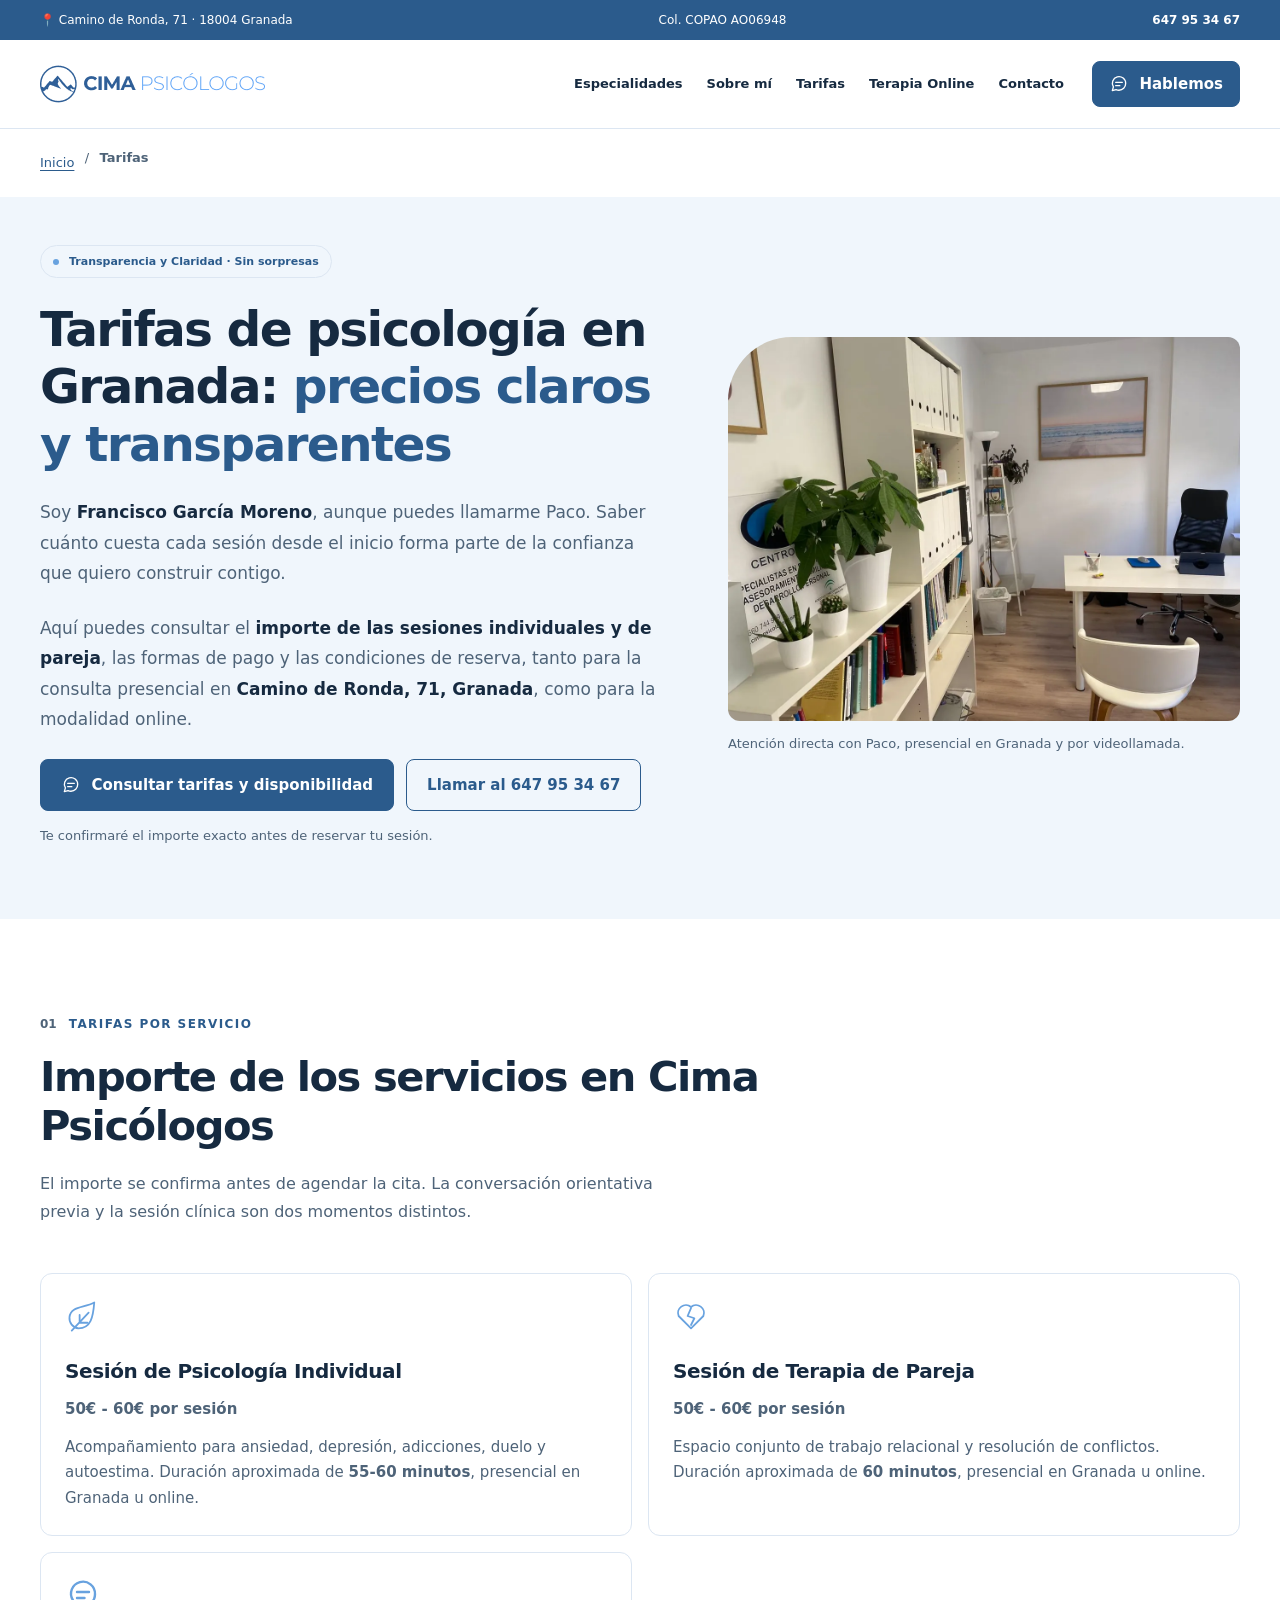
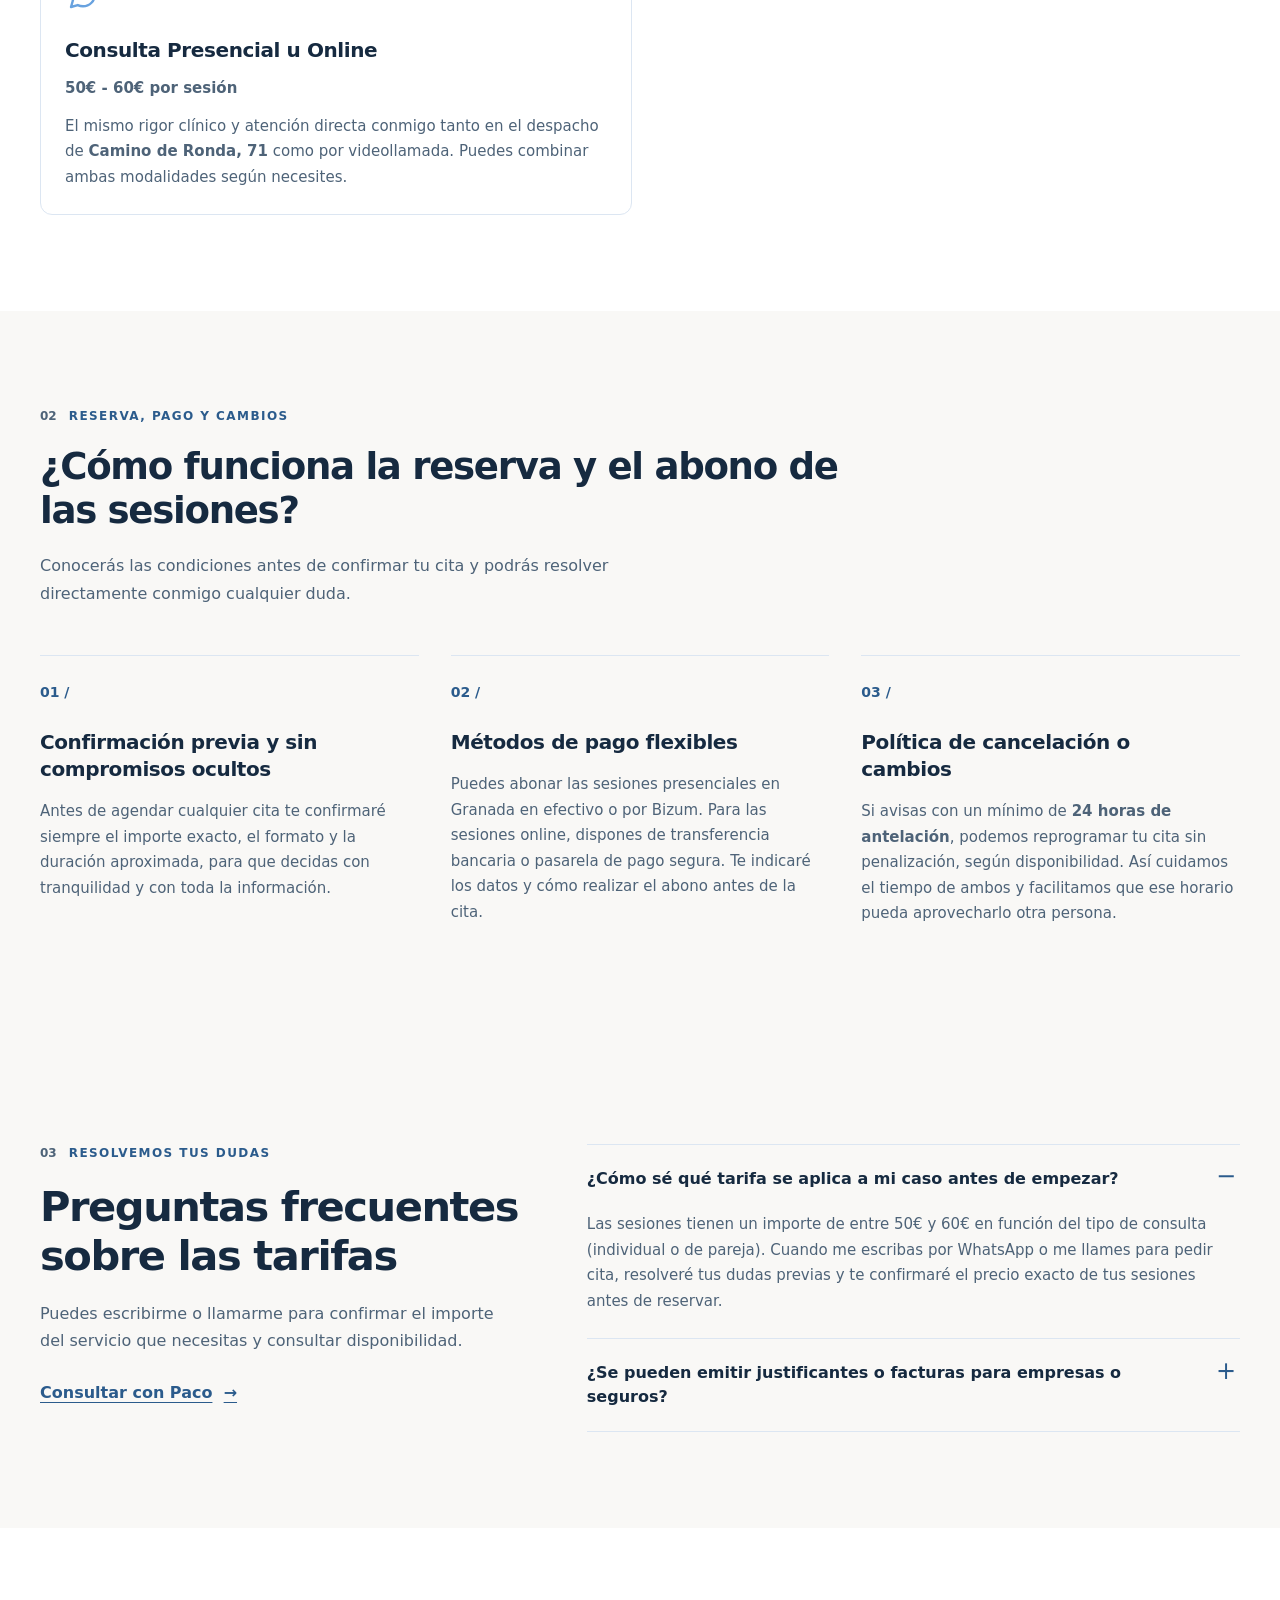
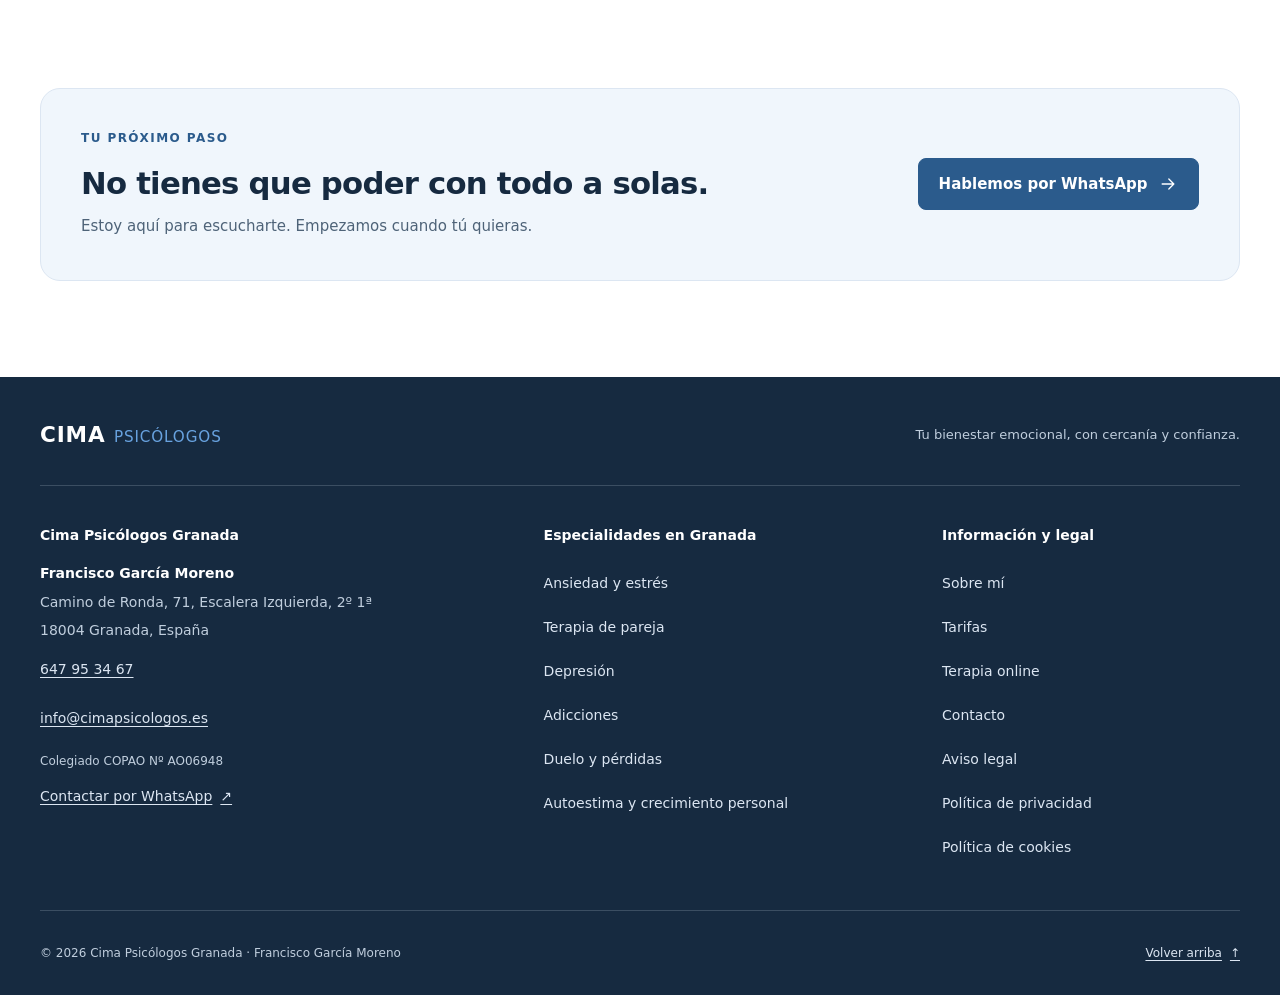
<file: tarifas/index.html>
<!doctype html>
<html lang="es">
<head>
  <meta charset="utf-8">
  <meta name="viewport" content="width=device-width, initial-scale=1">
  <meta name="color-scheme" content="light">
  <meta name="theme-color" content="#2B5B8C">
  <title>Tarifas y Precios | Cima Psicólogos Granada - Paco García</title>
  <meta name="description" content="Consulta las tarifas de psicología en Granada (Camino de Ronda, 71) y online. Sesiones individuales, de pareja y bonos con Francisco García Moreno (Col. AO06948).">
  <link rel="canonical" href="https://cimapsicologosgranada.es/tarifas/">
  <meta name="robots" content="index, follow, max-image-preview:large">
  <meta name="author" content="Francisco García Moreno">
  <meta property="og:type" content="website">
  <meta property="og:locale" content="es_ES">
  <meta property="og:site_name" content="Cima Psicólogos Granada">
  <meta property="og:title" content="Tarifas y Precios | Cima Psicólogos Granada - Paco García">
  <meta property="og:description" content="Consulta las tarifas de psicología en Granada (Camino de Ronda, 71) y online. Sesiones individuales, de pareja y bonos con Francisco García Moreno (Col. AO06948).">
  <meta property="og:url" content="https://cimapsicologosgranada.es/tarifas/">
  <meta property="og:image" content="https://cimapsicologosgranada.es/assets/img/consulta-social.webp">
  <meta property="og:image:secure_url" content="https://cimapsicologosgranada.es/assets/img/consulta-social.webp">
  <meta property="og:image:type" content="image/webp">
  <meta property="og:image:width" content="1200">
  <meta property="og:image:height" content="900">
  <meta property="og:image:alt" content="Interior de la consulta de Cima Psicólogos en Camino de Ronda, Granada">
  <meta name="twitter:card" content="summary_large_image">
  <meta name="twitter:title" content="Tarifas y Precios | Cima Psicólogos Granada - Paco García">
  <meta name="twitter:description" content="Consulta las tarifas de psicología en Granada (Camino de Ronda, 71) y online. Sesiones individuales, de pareja y bonos con Francisco García Moreno (Col. AO06948).">
  <meta name="twitter:image" content="https://cimapsicologosgranada.es/assets/img/consulta-social.webp">
  <meta name="twitter:image:alt" content="Consulta de Cima Psicólogos Granada">
  <link rel="icon" href="/favicon.ico" type="image/x-icon">
  <link rel="stylesheet" href="/assets/css/styles.css">
  <!-- Las entidades conservan los mismos identificadores que la página de inicio. -->
  <script type="application/ld+json">
{
  "@context": "https://schema.org",
  "@graph": [
    {
      "@type": "BreadcrumbList",
      "@id": "https://cimapsicologosgranada.es/tarifas/#migas-de-pan",
      "itemListElement": [
        {
          "@type": "ListItem",
          "position": 1,
          "name": "Inicio",
          "item": "https://cimapsicologosgranada.es/"
        },
        {
          "@type": "ListItem",
          "position": 2,
          "name": "Tarifas",
          "item": "https://cimapsicologosgranada.es/tarifas/"
        }
      ]
    },
    {
      "@type": "WebPage",
      "@id": "https://cimapsicologosgranada.es/tarifas/#pagina",
      "url": "https://cimapsicologosgranada.es/tarifas/",
      "name": "Tarifas y Precios | Cima Psicólogos Granada - Paco García",
      "description": "Consulta las tarifas de psicología en Granada (Camino de Ronda, 71) y online. Sesiones individuales, de pareja y bonos con Francisco García Moreno (Col. AO06948).",
      "inLanguage": "es",
      "about": {
        "@id": "https://cimapsicologosgranada.es/#consulta"
      },
      "provider": {
        "@id": "https://cimapsicologosgranada.es/#consulta"
      },
      "author": {
        "@id": "https://cimapsicologosgranada.es/#francisco"
      },
      "breadcrumb": {
        "@id": "https://cimapsicologosgranada.es/tarifas/#migas-de-pan"
      },
      "hasPart": {
        "@id": "https://cimapsicologosgranada.es/tarifas/#preguntas-frecuentes"
      },
      "primaryImageOfPage": {
        "@type": "ImageObject",
        "url": "https://cimapsicologosgranada.es/assets/img/consulta-social.webp",
        "width": 1200,
        "height": 900
      }
    },
    {
      "@type": "FAQPage",
      "@id": "https://cimapsicologosgranada.es/tarifas/#preguntas-frecuentes",
      "inLanguage": "es",
      "mainEntity": [
        {
          "@type": "Question",
          "name": "¿Se incluye la primera toma de contacto en las tarifas?",
          "acceptedAnswer": {
            "@type": "Answer",
            "text": "La charla orientativa inicial por teléfono o WhatsApp es gratuita y sirve para contarme brevemente tu situación, resolver dudas y valorar si encajamos antes de reservar. La primera sesión clínica de valoración, tanto en la consulta de Granada como online, se cobra según la tarifa estándar de 50€ a 60€, en función del servicio. Te confirmaré el importe exacto antes de agendar la cita."
          }
        },
        {
          "@type": "Question",
          "name": "¿Se pueden emitir justificantes o facturas para empresas o seguros?",
          "acceptedAnswer": {
            "@type": "Answer",
            "text": "Sí. Puedo emitir un justificante de asistencia y el recibo o la factura profesional correspondiente, con los datos fiscales de la consulta sanitaria y los datos de facturación que me facilites. Si necesitas documentación para una empresa o un seguro, indícamelo al reservar para concretar qué documento necesitas. La aceptación o el reembolso dependen de las condiciones de tu empresa o de tu póliza."
          }
        }
      ]
    },
    {
      "@type": "MedicalBusiness",
      "@id": "https://cimapsicologosgranada.es/#consulta",
      "name": "Cima Psicólogos Granada - Francisco García Moreno",
      "description": "Consulta de psicología sanitaria en Granada y online, dirigida por Francisco García Moreno, colegiado COPAO AO06948.",
      "url": "https://cimapsicologosgranada.es/",
      "logo": "https://cimapsicologosgranada.es/assets/img/logo-cima-psicologos.webp",
      "image": "https://cimapsicologosgranada.es/assets/img/consulta-social.webp",
      "telephone": "+34647953467",
      "email": "info@cimapsicologos.es",
      "priceRange": "50€ - 60€",
      "currenciesAccepted": "EUR",
      "address": {
        "@type": "PostalAddress",
        "streetAddress": "Camino de Ronda, 71, Escalera Izquierda, 2º 1ª",
        "postalCode": "18004",
        "addressLocality": "Granada",
        "addressRegion": "Granada",
        "addressCountry": "ES"
      },
      "geo": {
          "@type": "GeoCoordinates",
          "latitude": 37.1695,
          "longitude": -3.6062
      },
      "areaServed": {
          "@type": "City",
          "name": "Granada"
      },
      "founder": {
        "@id": "https://cimapsicologosgranada.es/#francisco"
      },
      "sameAs": [
        "https://www.doctoralia.es/francisco-garcia-moreno/psicologo/granada",
        "https://www.topdoctors.es/doctor/francisco-garcia-moreno/"
      ]
    },
    {
      "@type": "Person",
      "@id": "https://cimapsicologosgranada.es/#francisco",
      "name": "Francisco García Moreno",
      "jobTitle": "Psicólogo General Sanitario",
      "image": "https://cimapsicologosgranada.es/assets/img/francisco-garcia-moreno.webp",
      "worksFor": {
        "@id": "https://cimapsicologosgranada.es/#consulta"
      },
      "identifier": {
        "@type": "PropertyValue",
        "propertyID": "Colegiado COPAO",
        "value": "AO06948"
      },
      "sameAs": [
        "https://www.doctoralia.es/francisco-garcia-moreno/psicologo/granada",
        "https://www.topdoctors.es/doctor/francisco-garcia-moreno/"
      ]
    }
  ]
}
  </script>
</head>
<body>
  <a class="skip-link" href="#contenido">Saltar al contenido</a>

  <!-- Símbolos propios, locales y decorativos; ninguna librería de iconos. -->
  <svg class="icon-definitions" xmlns="http://www.w3.org/2000/svg" aria-hidden="true" focusable="false">
    <defs>
      <symbol id="icon-arrow" viewBox="0 0 24 24"><path d="M5 12h14m-6-6 6 6-6 6"/></symbol>
      <symbol id="icon-chat" viewBox="0 0 24 24"><path d="M20 11.5a8 8 0 0 1-8 8 9 9 0 0 1-3.5-.8L4 20l1.3-4.5a8 8 0 1 1 14.7-4Z"/><path d="M8 10h8M8 14h5"/></symbol>
      <symbol id="icon-wave" viewBox="0 0 32 32"><path d="M3 17h5l3-9 6 17 4-12 3 4h5"/></symbol>
      <symbol id="icon-heart" viewBox="0 0 32 32"><path d="M16 27 5 16a7 7 0 0 1 11-8 7 7 0 0 1 11 8Z"/><path d="m16 9-3 7 6 2-3 6"/></symbol>
      <symbol id="icon-sun" viewBox="0 0 32 32"><circle cx="16" cy="16" r="6"/><path d="M16 2v4m0 20v4M2 16h4m20 0h4M6 6l3 3m14 14 3 3M6 26l3-3M23 9l3-3"/></symbol>
      <symbol id="icon-link" viewBox="0 0 32 32"><path d="m13 20-2 2a6 6 0 0 1-9-8l7-7a6 6 0 0 1 9 1m1 4 2-2a6 6 0 0 1 9 8l-7 7a6 6 0 0 1-9-1M11 21l10-10"/></symbol>
      <symbol id="icon-leaf" viewBox="0 0 32 32"><path d="M26 4c-1 13-3 23-14 23A9 9 0 0 1 4 17C5 7 17 9 26 4Z"/><path d="M6 29 21 13m-8 9v-7m0 7h7"/></symbol>
      <symbol id="icon-mountain" viewBox="0 0 32 32"><path d="m2 27 10-17 5 8 4-13 9 22ZM8 17l4 3 4-3m2-3 3 2 3-2"/></symbol>
      <symbol id="icon-check" viewBox="0 0 24 24"><path d="m5 12 4 4L19 6"/></symbol>
    </defs>
  </svg>

  <div class="topbar" role="region" aria-label="Datos de contacto de la consulta">
    <div class="container topbar__inner">
      <span class="topbar__address"><span aria-hidden="true">📍</span> Camino de Ronda, 71 · 18004 Granada</span>
      <span class="topbar__registration">Col. COPAO AO06948</span>
      <a href="tel:+34647953467">647 95 34 67</a>
    </div>
  </div>

  <header class="site-header">
    <div class="container header-inner">
      <a class="brand" href="/" aria-label="Cima Psicólogos Granada, inicio">
        <img src="/assets/img/logo-cima-psicologos.webp" alt="Cima Psicólogos Granada" width="225" height="38" decoding="async">
      </a>
      <nav class="desktop-nav" aria-label="Navegación principal">
        <ul class="nav-list">
          <li><a href="/#especialidades">Especialidades</a></li>
          <li><a href="/sobre-nosotros/">Sobre mí</a></li>
          <li><a href="/tarifas/">Tarifas</a></li>
          <li><a href="/psicologo-online/">Terapia Online</a></li>
          <li><a href="/contacto/">Contacto</a></li>
        </ul>
      </nav>
      <a class="button button--small header-cta" href="https://wa.me/34647953467?text=Hola%20Paco,%20me%20gustar%C3%ADa%20solicitar%20informaci%C3%B3n%20para%20pedir%20una%20cita">
        <svg class="icon" aria-hidden="true" focusable="false"><use href="#icon-chat"/></svg>
        <span>Hablemos</span>
      </a>
      <!-- Menú nativo: funciona con teclado, lector de pantalla y sin JS. -->
      <details class="mobile-menu">
        <summary>Menú <span class="menu-lines" aria-hidden="true"></span></summary>
        <nav aria-label="Navegación principal móvil">
          <ul>
            <li><a href="/#especialidades">Especialidades</a></li>
            <li><a href="/sobre-nosotros/">Sobre mí</a></li>
            <li><a href="/tarifas/">Tarifas</a></li>
            <li><a href="/psicologo-online/">Terapia Online</a></li>
            <li><a href="/contacto/">Contacto</a></li>
          </ul>
          <a class="button" href="https://wa.me/34647953467?text=Hola%20Paco,%20me%20gustar%C3%ADa%20solicitar%20informaci%C3%B3n%20para%20pedir%20una%20cita">Hablar por WhatsApp</a>
          <a class="mobile-menu__phone" href="tel:+34647953467">O llámame al 647 95 34 67</a>
        </nav>
      </details>
    </div>
  </header>

  <main id="contenido" tabindex="-1">
    <nav aria-label="Migas de pan" class="container breadcrumbs">
      <ol><li><a href="/">Inicio</a></li><li><span aria-current="page">Tarifas</span></li></ol>
    </nav>

    <section class="page-hero" aria-labelledby="tarifas-titulo">
      <div class="container page-hero__grid">
        <div>
          <p class="badge"><span class="badge__dot" aria-hidden="true"></span>Transparencia y Claridad · Sin sorpresas</p>
          <h1 id="tarifas-titulo">Tarifas de psicología en Granada: <span>precios claros y transparentes</span></h1>
          <p class="hero-description">Soy <strong>Francisco García Moreno</strong>, aunque puedes llamarme Paco. Saber cuánto cuesta cada sesión desde el inicio forma parte de la confianza que quiero construir contigo.</p>
          <p class="hero-description">Aquí puedes consultar el <strong>importe de las sesiones individuales y de pareja</strong>, las formas de pago y las condiciones de reserva, tanto para la consulta presencial en <strong>Camino de Ronda, 71, Granada</strong>, como para la modalidad online.</p>
          <div class="button-group">
            <a class="button" href="https://wa.me/34647953467?text=Hola%20Paco,%20me%20gustar%C3%ADa%20consultar%20las%20tarifas%20y%20disponibilidad"><svg class="icon" aria-hidden="true" focusable="false"><use href="#icon-chat"/></svg>Consultar tarifas y disponibilidad</a>
            <a class="button button--outline" href="tel:+34647953467">Llamar al 647 95 34 67</a>
          </div>
          <p class="hero-note">Te confirmaré el importe exacto antes de reservar tu sesión.</p>
        </div>
        <figure>
          <img class="page-hero__image" src="/assets/img/consulta-social.webp" width="1200" height="900" alt="Consulta de Cima Psicólogos en Camino de Ronda, 71, Granada" fetchpriority="high" loading="eager" decoding="async">
          <figcaption>Atención directa con Paco, presencial en Granada y por videollamada.</figcaption>
        </figure>
      </div>
    </section>

    <section class="section" id="precios" aria-labelledby="precios-titulo">
      <div class="container">
        <div class="section-heading"><p class="eyebrow"><span>01</span> Tarifas por servicio</p><h2 id="precios-titulo">Importe de los servicios en Cima Psicólogos</h2><p>El importe se confirma antes de agendar la cita. La conversación orientativa previa y la sesión clínica son dos momentos distintos.</p></div>
        <div class="symptom-grid">
          <article class="symptom-card"><svg class="specialty-icon" aria-hidden="true" focusable="false"><use href="#icon-leaf"/></svg><h3>Sesión de Psicología Individual</h3><p><strong>50€ - 60€ por sesión</strong></p><p>Acompañamiento para ansiedad, depresión, adicciones, duelo y autoestima. Duración aproximada de <strong>55-60 minutos</strong>, presencial en Granada u online.</p></article>
          <article class="symptom-card"><svg class="specialty-icon" aria-hidden="true" focusable="false"><use href="#icon-heart"/></svg><h3>Sesión de Terapia de Pareja</h3><p><strong>50€ - 60€ por sesión</strong></p><p>Espacio conjunto de trabajo relacional y resolución de conflictos. Duración aproximada de <strong>60 minutos</strong>, presencial en Granada u online.</p></article>
          <article class="symptom-card"><svg class="specialty-icon" aria-hidden="true" focusable="false"><use href="#icon-chat"/></svg><h3>Consulta Presencial u Online</h3><p><strong>50€ - 60€ por sesión</strong></p><p>El mismo rigor clínico y atención directa conmigo tanto en el despacho de <strong>Camino de Ronda, 71</strong> como por videollamada. Puedes combinar ambas modalidades según necesites.</p></article>
        </div>
      </div>
    </section>

    <section class="section about" id="condiciones" aria-labelledby="condiciones-titulo">
      <div class="container">
        <div class="section-heading section-heading--wide"><p class="eyebrow"><span>02</span> Reserva, pago y cambios</p><h2 id="condiciones-titulo">¿Cómo funciona la reserva y el abono de las sesiones?</h2><p>Conocerás las condiciones antes de confirmar tu cita y podrás resolver directamente conmigo cualquier duda.</p></div>
        <div class="three-grid pillars">
          <article class="pillar"><span class="pillar__number" aria-hidden="true">01 /</span><h3>Confirmación previa y sin compromisos ocultos</h3><p>Antes de agendar cualquier cita te confirmaré siempre el importe exacto, el formato y la duración aproximada, para que decidas con tranquilidad y con toda la información.</p></article>
          <article class="pillar"><span class="pillar__number" aria-hidden="true">02 /</span><h3>Métodos de pago flexibles</h3><p>Puedes abonar las sesiones presenciales en Granada en efectivo o por Bizum. Para las sesiones online, dispones de transferencia bancaria o pasarela de pago segura. Te indicaré los datos y cómo realizar el abono antes de la cita.</p></article>
          <article class="pillar"><span class="pillar__number" aria-hidden="true">03 /</span><h3>Política de cancelación o cambios</h3><p>Si avisas con un mínimo de <strong>24 horas de antelación</strong>, podemos reprogramar tu cita sin penalización, según disponibilidad. Así cuidamos el tiempo de ambos y facilitamos que ese horario pueda aprovecharlo otra persona.</p></article>
        </div>
      </div>
    </section>

    <section class="section faq-section" id="preguntas-frecuentes" aria-labelledby="faq-titulo">
      <div class="container faq-grid">
        <div class="faq-intro"><p class="eyebrow"><span>03</span> Resolvemos tus dudas</p><h2 id="faq-titulo">Preguntas frecuentes sobre las tarifas</h2><p>Puedes escribirme o llamarme para confirmar el importe del servicio que necesitas y consultar disponibilidad.</p><a class="text-link" href="https://wa.me/34647953467?text=Hola%20Paco,%20me%20gustar%C3%ADa%20consultar%20las%20tarifas%20y%20disponibilidad">Consultar con Paco <span aria-hidden="true">→</span></a></div>
        <div class="faq-list">
          <details open><summary>¿Cómo sé qué tarifa se aplica a mi caso antes de empezar?</summary><div class="faq-answer"><p>Las sesiones tienen un importe de entre 50€ y 60€ en función del tipo de consulta (individual o de pareja). Cuando me escribas por WhatsApp o me llames para pedir cita, resolveré tus dudas previas y te confirmaré el precio exacto de tus sesiones antes de reservar.</p></div></details>
          <details><summary>¿Se pueden emitir justificantes o facturas para empresas o seguros?</summary><div class="faq-answer"><p>Sí. Puedo emitir un justificante de asistencia y el recibo o la factura profesional correspondiente, con los datos fiscales de la consulta sanitaria y los datos de facturación que me facilites. Si necesitas documentación para una empresa o un seguro, indícamelo al reservar para concretar qué documento necesitas. La aceptación o el reembolso dependen de las condiciones de tu empresa o de tu póliza.</p></div></details>
        </div>
      </div>
    </section>
    <section class="section" aria-label="Pedir cita con Paco">
      <div class="container"><div class="contact-banner"><div><p class="eyebrow">Tu próximo paso</p><p class="contact-banner__title">No tienes que poder con todo a solas.</p><p>Estoy aquí para escucharte. Empezamos cuando tú quieras.</p></div><a class="button" href="https://wa.me/34647953467?text=Hola%20Paco,%20me%20gustar%C3%ADa%20solicitar%20informaci%C3%B3n%20para%20pedir%20una%20cita">Hablemos por WhatsApp <svg class="icon" aria-hidden="true" focusable="false"><use href="#icon-arrow"/></svg></a></div></div>
    </section>
  </main>

  <footer class="site-footer">
    <div class="container">
      <div class="footer-brand-row"><a class="footer-brand" href="/">CIMA <span>PSICÓLOGOS</span></a><p>Tu bienestar emocional, con cercanía y confianza.</p></div>
      <div class="footer-grid">
        <div><h2 class="footer-title">Cima Psicólogos Granada</h2><address><strong>Francisco García Moreno</strong><span>Camino de Ronda, 71, Escalera Izquierda, 2º 1ª</span><span>18004 Granada, España</span><a href="tel:+34647953467">647 95 34 67</a><a href="mailto:info@cimapsicologos.es">info@cimapsicologos.es</a></address><p class="footer-registration">Colegiado COPAO Nº AO06948</p><a class="footer-contact" href="https://wa.me/34647953467?text=Hola%20Paco,%20me%20gustar%C3%ADa%20solicitar%20informaci%C3%B3n%20para%20pedir%20una%20cita">Contactar por WhatsApp <span aria-hidden="true">↗</span></a></div>
        <nav aria-labelledby="footer-especialidades"><h2 class="footer-title" id="footer-especialidades">Especialidades en Granada</h2><ul><li><a href="/terapia-ansiedad-granada/">Ansiedad y estrés</a></li><li><a href="/terapia-pareja-granada/">Terapia de pareja</a></li><li><a href="/tratamiento-depresion-granada/">Depresión</a></li><li><a href="/terapia-adicciones-granada/">Adicciones</a></li><li><a href="/psicologo-duelo-granada/">Duelo y pérdidas</a></li><li><a href="/psicologo-autoestima-granada/">Autoestima y crecimiento personal</a></li></ul></nav>
        <nav aria-labelledby="footer-informacion"><h2 class="footer-title" id="footer-informacion">Información y legal</h2><ul><li><a href="/sobre-nosotros/">Sobre mí</a></li><li><a href="/tarifas/">Tarifas</a></li><li><a href="/psicologo-online/">Terapia online</a></li><li><a href="/contacto/">Contacto</a></li><li><a href="/aviso-legal/">Aviso legal</a></li><li><a href="/politica-de-privacidad/">Política de privacidad</a></li><li><a href="/politica-de-cookies/">Política de cookies</a></li></ul></nav>
      </div>
      <div class="footer-bottom"><p>© 2026 Cima Psicólogos Granada · Francisco García Moreno</p><a href="#contenido">Volver arriba <span aria-hidden="true">↑</span></a></div>
    </div>
  </footer>
</body>
</html>
</file>
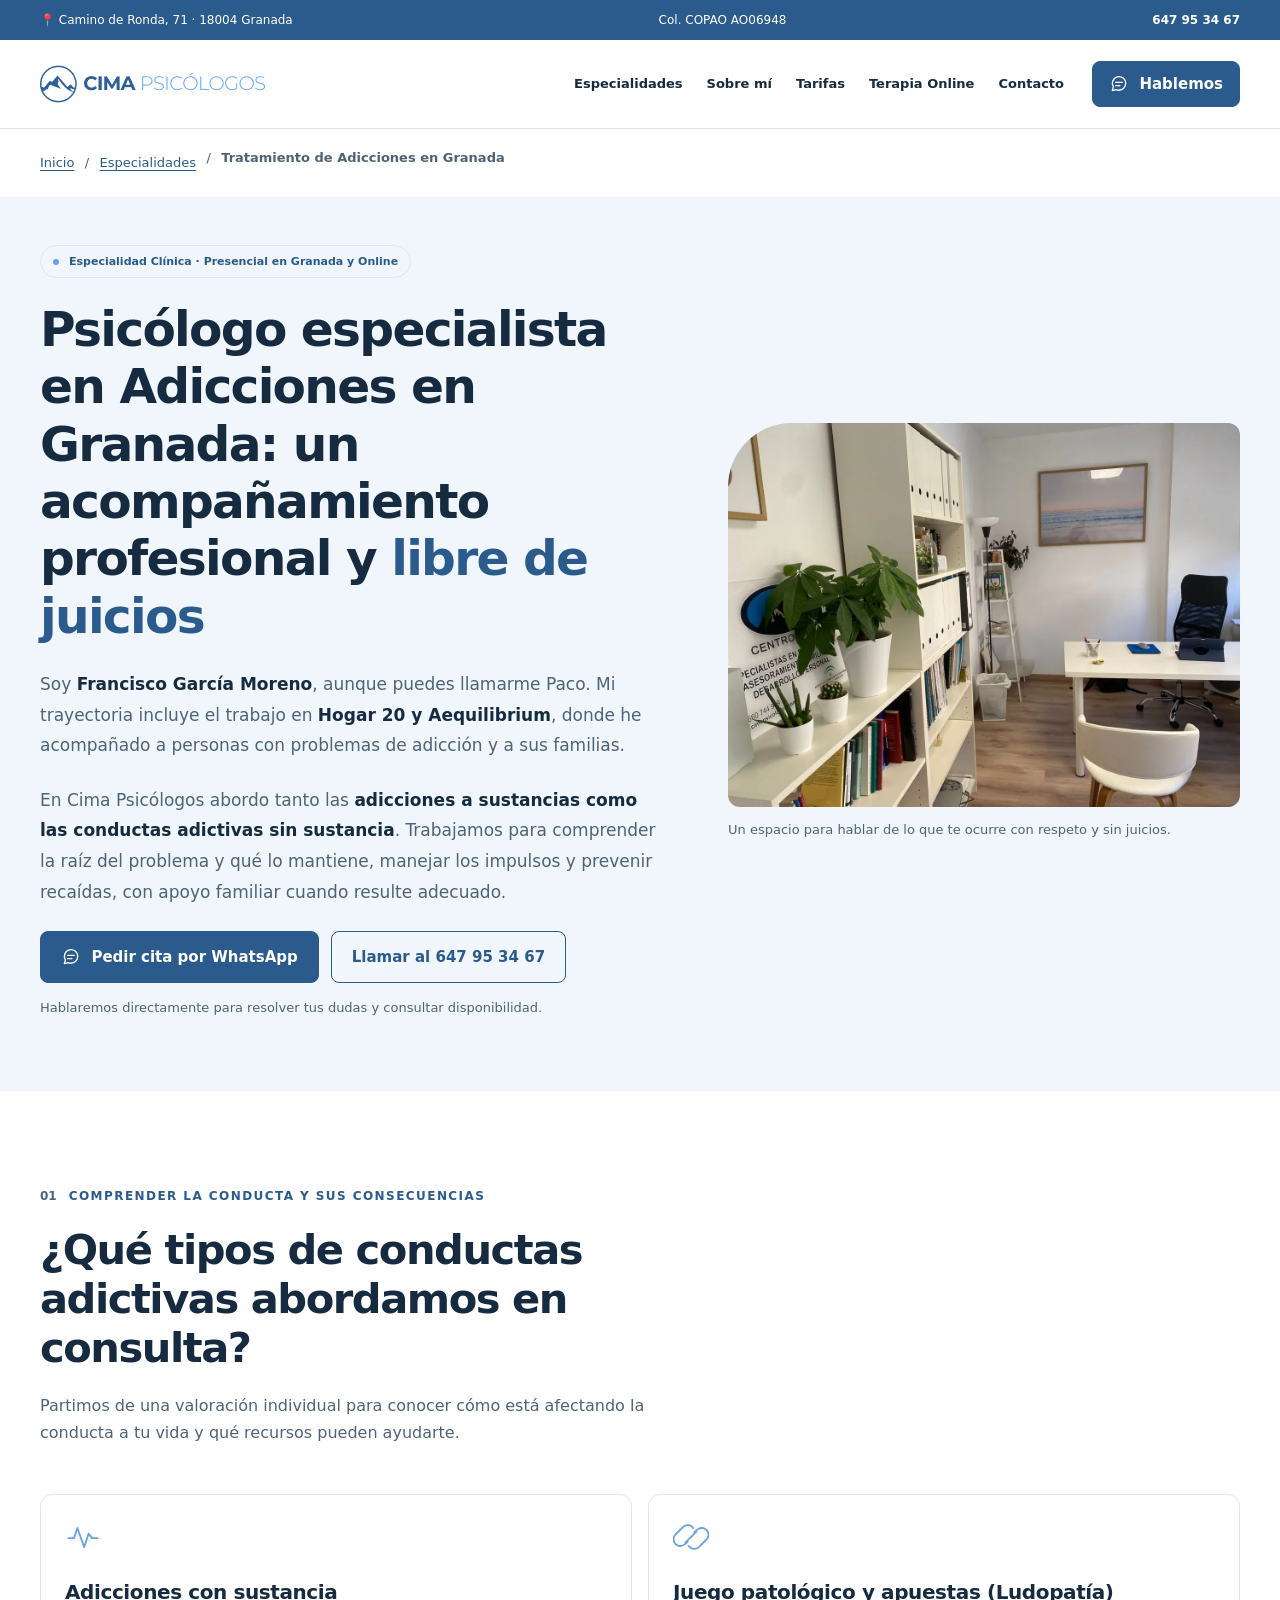
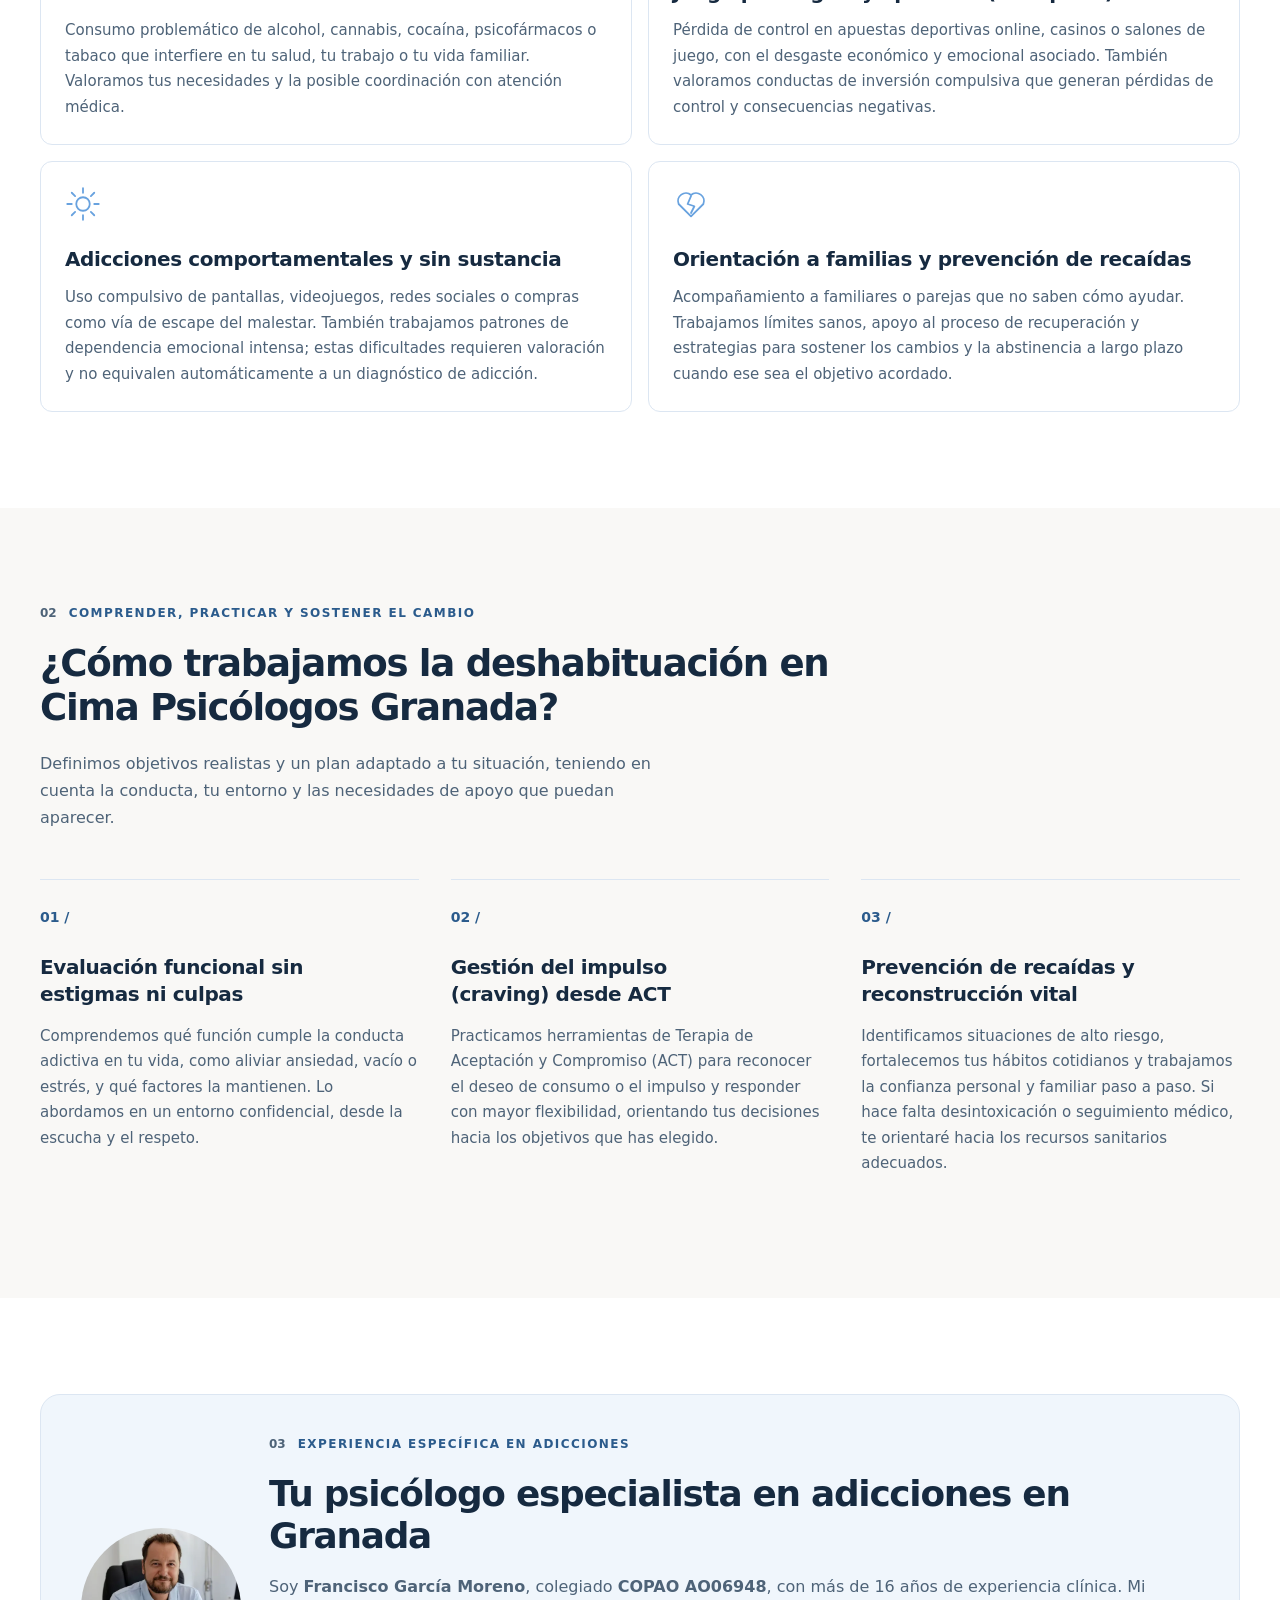
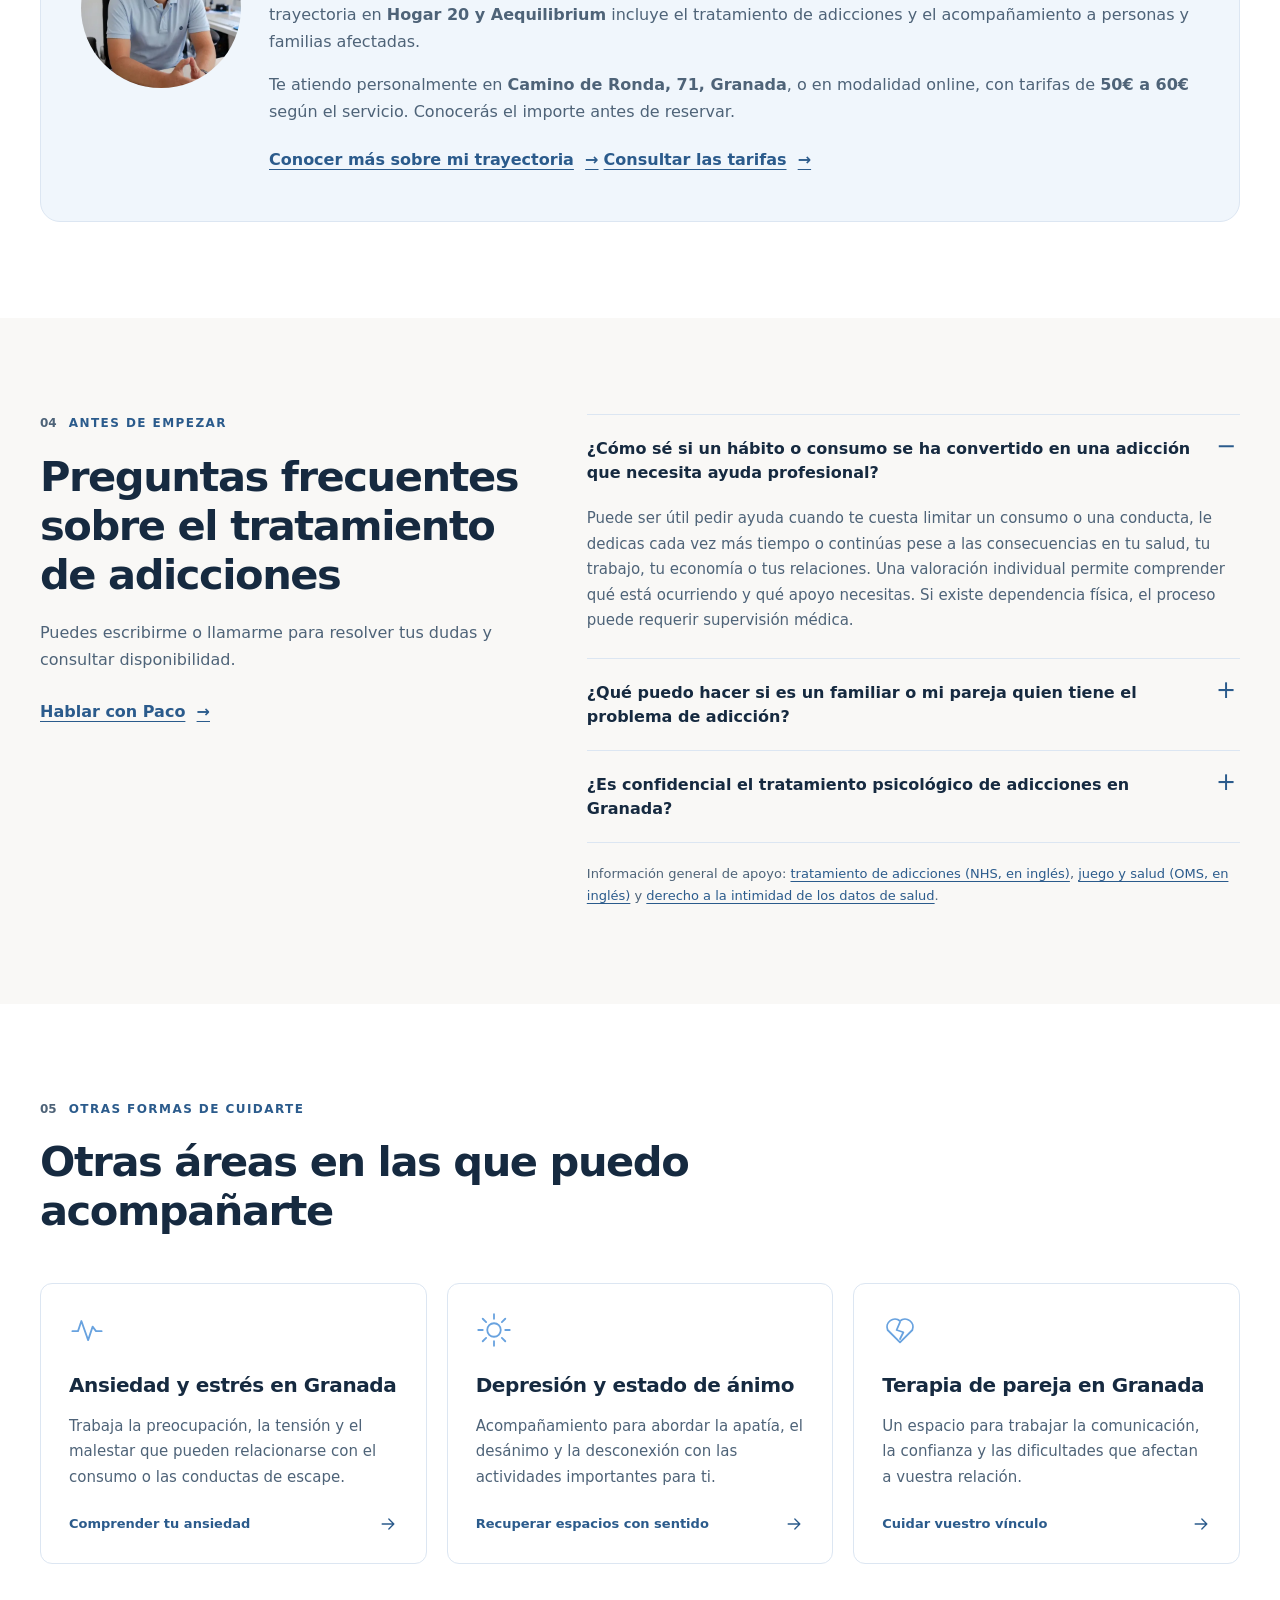
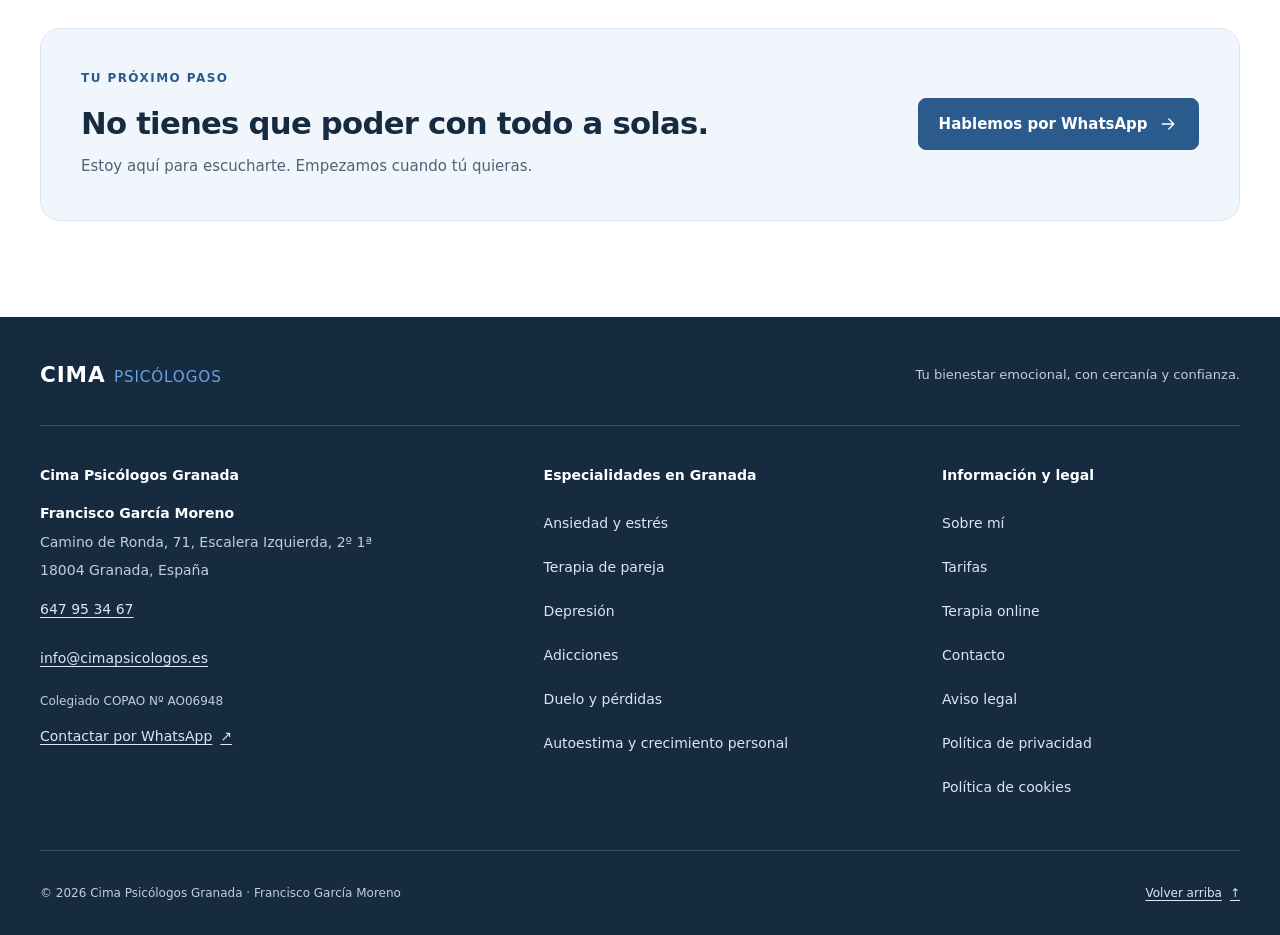
<file: terapia-adicciones-granada/index.html>
<!doctype html>
<html lang="es">
<head>
  <meta charset="utf-8">
  <meta name="viewport" content="width=device-width, initial-scale=1">
  <meta name="color-scheme" content="light">
  <meta name="theme-color" content="#2B5B8C">
  <title>Psicólogo de Adicciones en Granada | Cima Psicólogos - Paco García</title>
  <meta name="description" content="Tratamiento psicológico de adicciones con y sin sustancia en Granada (Camino de Ronda, 71) y online. Francisco García Moreno (Col. AO06948), experiencia en Hogar 20 y Aequilibrium.">
  <link rel="canonical" href="https://cimapsicologosgranada.es/terapia-adicciones-granada/">
  <meta name="robots" content="index, follow, max-image-preview:large">
  <meta name="author" content="Francisco García Moreno">
  <meta property="og:type" content="website">
  <meta property="og:locale" content="es_ES">
  <meta property="og:site_name" content="Cima Psicólogos Granada">
  <meta property="og:title" content="Psicólogo de Adicciones en Granada | Cima Psicólogos - Paco García">
  <meta property="og:description" content="Tratamiento psicológico de adicciones con y sin sustancia en Granada (Camino de Ronda, 71) y online. Francisco García Moreno (Col. AO06948), experiencia en Hogar 20 y Aequilibrium.">
  <meta property="og:url" content="https://cimapsicologosgranada.es/terapia-adicciones-granada/">
  <meta property="og:image" content="https://cimapsicologosgranada.es/assets/img/consulta-social.webp">
  <meta property="og:image:secure_url" content="https://cimapsicologosgranada.es/assets/img/consulta-social.webp">
  <meta property="og:image:type" content="image/webp">
  <meta property="og:image:width" content="1200">
  <meta property="og:image:height" content="900">
  <meta property="og:image:alt" content="Interior de la consulta de Cima Psicólogos en Camino de Ronda, Granada">
  <meta name="twitter:card" content="summary_large_image">
  <meta name="twitter:title" content="Psicólogo de Adicciones en Granada | Cima Psicólogos - Paco García">
  <meta name="twitter:description" content="Tratamiento psicológico de adicciones con y sin sustancia en Granada (Camino de Ronda, 71) y online. Francisco García Moreno (Col. AO06948), experiencia en Hogar 20 y Aequilibrium.">
  <meta name="twitter:image" content="https://cimapsicologosgranada.es/assets/img/consulta-social.webp">
  <meta name="twitter:image:alt" content="Consulta de Cima Psicólogos Granada">
  <link rel="icon" href="/favicon.ico" type="image/x-icon">
  <link rel="stylesheet" href="/assets/css/styles.css">
  <!-- Las entidades conservan los mismos identificadores que la página de inicio. -->
  <script type="application/ld+json">
{
  "@context": "https://schema.org",
  "@graph": [
    {
      "@type": "BreadcrumbList",
      "@id": "https://cimapsicologosgranada.es/terapia-adicciones-granada/#migas-de-pan",
      "itemListElement": [
        {
          "@type": "ListItem",
          "position": 1,
          "name": "Inicio",
          "item": "https://cimapsicologosgranada.es/"
        },
        {
          "@type": "ListItem",
          "position": 2,
          "name": "Tratamiento de Adicciones en Granada",
          "item": "https://cimapsicologosgranada.es/terapia-adicciones-granada/"
        }
      ]
    },
    {
      "@type": "MedicalWebPage",
      "@id": "https://cimapsicologosgranada.es/terapia-adicciones-granada/#pagina",
      "url": "https://cimapsicologosgranada.es/terapia-adicciones-granada/",
      "name": "Psicólogo de Adicciones en Granada | Cima Psicólogos - Paco García",
      "description": "Tratamiento psicológico de adicciones con y sin sustancia en Granada (Camino de Ronda, 71) y online. Francisco García Moreno (Col. AO06948), experiencia en Hogar 20 y Aequilibrium.",
      "inLanguage": "es",
      "about": {
        "@type": "MedicalTherapy",
        "name": "Tratamiento psicológico de adicciones con y sin sustancia",
        "description": "Abordaje individualizado de conductas adictivas, gestión del impulso desde ACT, prevención de recaídas y orientación familiar, en Granada y online."
      },
      "provider": {
        "@id": "https://cimapsicologosgranada.es/#consulta"
      },
      "author": {
        "@id": "https://cimapsicologosgranada.es/#francisco"
      },
      "breadcrumb": {
        "@id": "https://cimapsicologosgranada.es/terapia-adicciones-granada/#migas-de-pan"
      },
      "hasPart": {
        "@id": "https://cimapsicologosgranada.es/terapia-adicciones-granada/#preguntas-frecuentes"
      },
      "primaryImageOfPage": {
        "@type": "ImageObject",
        "url": "https://cimapsicologosgranada.es/assets/img/consulta-social.webp",
        "width": 1200,
        "height": 900
      },
      "citation": [
        "https://www.nhs.uk/live-well/addiction-support/drug-addiction-getting-help/",
        "https://www.who.int/news-room/fact-sheets/detail/gambling",
        "https://www.boe.es/buscar/act.php?id=BOE-A-2002-22188"
      ]
    },
    {
      "@type": "FAQPage",
      "@id": "https://cimapsicologosgranada.es/terapia-adicciones-granada/#preguntas-frecuentes",
      "inLanguage": "es",
      "mainEntity": [
        {
          "@type": "Question",
          "name": "¿Cómo sé si un hábito o consumo se ha convertido en una adicción que necesita ayuda profesional?",
          "acceptedAnswer": {
            "@type": "Answer",
            "text": "Puede ser útil pedir ayuda cuando te cuesta limitar un consumo o una conducta, le dedicas cada vez más tiempo o continúas pese a las consecuencias en tu salud, tu trabajo, tu economía o tus relaciones. Una valoración individual permite comprender qué está ocurriendo y qué apoyo necesitas. Si existe dependencia física, el proceso puede requerir supervisión médica."
          }
        },
        {
          "@type": "Question",
          "name": "¿Qué puedo hacer si es un familiar o mi pareja quien tiene el problema de adicción?",
          "acceptedAnswer": {
            "@type": "Answer",
            "text": "Puedes acudir aunque tu familiar o pareja todavía no quiera iniciar un tratamiento. Trabajaremos pautas concretas para comunicarte, poner límites y cuidar tu propio bienestar, evitando asumir responsabilidades o sostener conductas que mantengan el problema. La orientación familiar también ayuda a preparar una propuesta de ayuda sin presionar ni culpabilizar. Cualquier intervención conjunta se valora según la situación y el consentimiento de las personas implicadas."
          }
        },
        {
          "@type": "Question",
          "name": "¿Es confidencial el tratamiento psicológico de adicciones en Granada?",
          "acceptedAnswer": {
            "@type": "Answer",
            "text": "Sí. El tratamiento está sujeto al secreto profesional sanitario y a la protección de tus datos de salud. Lo que compartas se mantiene confidencial; cualquier comunicación a terceros se ajusta a tu consentimiento y a las excepciones previstas por la ley. Las sesiones tienen tarifas transparentes de 50€ a 60€, según el servicio, que confirmaré antes de reservar. Puedes consultar el detalle en la página de tarifas."
          }
        }
      ]
    },
    {
      "@type": "MedicalBusiness",
      "@id": "https://cimapsicologosgranada.es/#consulta",
      "name": "Cima Psicólogos Granada - Francisco García Moreno",
      "description": "Consulta de psicología sanitaria en Granada y online, dirigida por Francisco García Moreno, colegiado COPAO AO06948.",
      "url": "https://cimapsicologosgranada.es/",
      "logo": "https://cimapsicologosgranada.es/assets/img/logo-cima-psicologos.webp",
      "image": "https://cimapsicologosgranada.es/assets/img/consulta-social.webp",
      "telephone": "+34647953467",
      "email": "info@cimapsicologos.es",
      "priceRange": "50€ - 60€",
      "currenciesAccepted": "EUR",
      "address": {
        "@type": "PostalAddress",
        "streetAddress": "Camino de Ronda, 71, Escalera Izquierda, 2º 1ª",
        "postalCode": "18004",
        "addressLocality": "Granada",
        "addressRegion": "Granada",
        "addressCountry": "ES"
      },
      "geo": {
          "@type": "GeoCoordinates",
          "latitude": 37.1695,
          "longitude": -3.6062
      },
      "areaServed": {
          "@type": "City",
          "name": "Granada"
      },
      "founder": {
        "@id": "https://cimapsicologosgranada.es/#francisco"
      },
      "sameAs": [
        "https://www.doctoralia.es/francisco-garcia-moreno/psicologo/granada",
        "https://www.topdoctors.es/doctor/francisco-garcia-moreno/"
      ]
    },
    {
      "@type": "Person",
      "@id": "https://cimapsicologosgranada.es/#francisco",
      "name": "Francisco García Moreno",
      "jobTitle": "Psicólogo General Sanitario",
      "image": "https://cimapsicologosgranada.es/assets/img/francisco-garcia-moreno.webp",
      "worksFor": {
        "@id": "https://cimapsicologosgranada.es/#consulta"
      },
      "identifier": {
        "@type": "PropertyValue",
        "propertyID": "Colegiado COPAO",
        "value": "AO06948"
      },
      "sameAs": [
        "https://www.doctoralia.es/francisco-garcia-moreno/psicologo/granada",
        "https://www.topdoctors.es/doctor/francisco-garcia-moreno/"
      ]
    }
  ]
}
  </script>
</head>
<body>
  <a class="skip-link" href="#contenido">Saltar al contenido</a>

  <!-- Símbolos propios, locales y decorativos; ninguna librería de iconos. -->
  <svg class="icon-definitions" xmlns="http://www.w3.org/2000/svg" aria-hidden="true" focusable="false">
    <defs>
      <symbol id="icon-arrow" viewBox="0 0 24 24"><path d="M5 12h14m-6-6 6 6-6 6"/></symbol>
      <symbol id="icon-chat" viewBox="0 0 24 24"><path d="M20 11.5a8 8 0 0 1-8 8 9 9 0 0 1-3.5-.8L4 20l1.3-4.5a8 8 0 1 1 14.7-4Z"/><path d="M8 10h8M8 14h5"/></symbol>
      <symbol id="icon-wave" viewBox="0 0 32 32"><path d="M3 17h5l3-9 6 17 4-12 3 4h5"/></symbol>
      <symbol id="icon-heart" viewBox="0 0 32 32"><path d="M16 27 5 16a7 7 0 0 1 11-8 7 7 0 0 1 11 8Z"/><path d="m16 9-3 7 6 2-3 6"/></symbol>
      <symbol id="icon-sun" viewBox="0 0 32 32"><circle cx="16" cy="16" r="6"/><path d="M16 2v4m0 20v4M2 16h4m20 0h4M6 6l3 3m14 14 3 3M6 26l3-3M23 9l3-3"/></symbol>
      <symbol id="icon-link" viewBox="0 0 32 32"><path d="m13 20-2 2a6 6 0 0 1-9-8l7-7a6 6 0 0 1 9 1m1 4 2-2a6 6 0 0 1 9 8l-7 7a6 6 0 0 1-9-1M11 21l10-10"/></symbol>
      <symbol id="icon-leaf" viewBox="0 0 32 32"><path d="M26 4c-1 13-3 23-14 23A9 9 0 0 1 4 17C5 7 17 9 26 4Z"/><path d="M6 29 21 13m-8 9v-7m0 7h7"/></symbol>
      <symbol id="icon-mountain" viewBox="0 0 32 32"><path d="m2 27 10-17 5 8 4-13 9 22ZM8 17l4 3 4-3m2-3 3 2 3-2"/></symbol>
      <symbol id="icon-check" viewBox="0 0 24 24"><path d="m5 12 4 4L19 6"/></symbol>
    </defs>
  </svg>

  <div class="topbar" role="region" aria-label="Datos de contacto de la consulta">
    <div class="container topbar__inner">
      <span class="topbar__address"><span aria-hidden="true">📍</span> Camino de Ronda, 71 · 18004 Granada</span>
      <span class="topbar__registration">Col. COPAO AO06948</span>
      <a href="tel:+34647953467">647 95 34 67</a>
    </div>
  </div>

  <header class="site-header">
    <div class="container header-inner">
      <a class="brand" href="/" aria-label="Cima Psicólogos Granada, inicio">
        <img src="/assets/img/logo-cima-psicologos.webp" alt="Cima Psicólogos Granada" width="225" height="38" decoding="async">
      </a>
      <nav class="desktop-nav" aria-label="Navegación principal">
        <ul class="nav-list">
          <li><a href="/#especialidades">Especialidades</a></li>
          <li><a href="/sobre-nosotros/">Sobre mí</a></li>
          <li><a href="/tarifas/">Tarifas</a></li>
          <li><a href="/psicologo-online/">Terapia Online</a></li>
          <li><a href="/contacto/">Contacto</a></li>
        </ul>
      </nav>
      <a class="button button--small header-cta" href="https://wa.me/34647953467?text=Hola%20Paco,%20me%20gustar%C3%ADa%20solicitar%20informaci%C3%B3n%20para%20pedir%20una%20cita">
        <svg class="icon" aria-hidden="true" focusable="false"><use href="#icon-chat"/></svg>
        <span>Hablemos</span>
      </a>
      <!-- Menú nativo: funciona con teclado, lector de pantalla y sin JS. -->
      <details class="mobile-menu">
        <summary>Menú <span class="menu-lines" aria-hidden="true"></span></summary>
        <nav aria-label="Navegación principal móvil">
          <ul>
            <li><a href="/#especialidades">Especialidades</a></li>
            <li><a href="/sobre-nosotros/">Sobre mí</a></li>
            <li><a href="/tarifas/">Tarifas</a></li>
            <li><a href="/psicologo-online/">Terapia Online</a></li>
            <li><a href="/contacto/">Contacto</a></li>
          </ul>
          <a class="button" href="https://wa.me/34647953467?text=Hola%20Paco,%20me%20gustar%C3%ADa%20solicitar%20informaci%C3%B3n%20para%20pedir%20una%20cita">Hablar por WhatsApp</a>
          <a class="mobile-menu__phone" href="tel:+34647953467">O llámame al 647 95 34 67</a>
        </nav>
      </details>
    </div>
  </header>

  <main id="contenido" tabindex="-1">
    <nav aria-label="Migas de pan" class="container breadcrumbs">
      <ol><li><a href="/">Inicio</a></li><li><a href="/#especialidades">Especialidades</a></li><li><span aria-current="page">Tratamiento de Adicciones en Granada</span></li></ol>
    </nav>

    <section class="page-hero" aria-labelledby="adicciones-titulo">
      <div class="container page-hero__grid">
        <div>
          <p class="badge"><span class="badge__dot" aria-hidden="true"></span>Especialidad Clínica · Presencial en Granada y Online</p>
          <h1 id="adicciones-titulo">Psicólogo especialista en Adicciones en Granada: un acompañamiento profesional y <span>libre de juicios</span></h1>
          <p class="hero-description">Soy <strong>Francisco García Moreno</strong>, aunque puedes llamarme Paco. Mi trayectoria incluye el trabajo en <strong>Hogar 20 y Aequilibrium</strong>, donde he acompañado a personas con problemas de adicción y a sus familias.</p>
          <p class="hero-description">En Cima Psicólogos abordo tanto las <strong>adicciones a sustancias como las conductas adictivas sin sustancia</strong>. Trabajamos para comprender la raíz del problema y qué lo mantiene, manejar los impulsos y prevenir recaídas, con apoyo familiar cuando resulte adecuado.</p>
          <div class="button-group">
            <a class="button" href="https://wa.me/34647953467?text=Hola%20Paco,%20me%20gustar%C3%ADa%20solicitar%20informaci%C3%B3n%20sobre%20el%20tratamiento%20de%20adicciones"><svg class="icon" aria-hidden="true" focusable="false"><use href="#icon-chat"/></svg>Pedir cita por WhatsApp</a>
            <a class="button button--outline" href="tel:+34647953467">Llamar al 647 95 34 67</a>
          </div>
          <p class="hero-note">Hablaremos directamente para resolver tus dudas y consultar disponibilidad.</p>
        </div>
        <figure>
          <img class="page-hero__image" src="/assets/img/consulta-social.webp" width="1200" height="900" alt="Consulta de Cima Psicólogos en Camino de Ronda, 71, Granada" fetchpriority="high" loading="eager" decoding="async">
          <figcaption>Un espacio para hablar de lo que te ocurre con respeto y sin juicios.</figcaption>
        </figure>
      </div>
    </section>

    <section class="section" id="sintomas" aria-labelledby="sintomas-titulo">
      <div class="container">
        <div class="section-heading"><p class="eyebrow"><span>01</span> Comprender la conducta y sus consecuencias</p><h2 id="sintomas-titulo">¿Qué tipos de conductas adictivas abordamos en consulta?</h2><p>Partimos de una valoración individual para conocer cómo está afectando la conducta a tu vida y qué recursos pueden ayudarte.</p></div>
        <div class="symptom-grid">
          <article class="symptom-card"><svg class="specialty-icon" aria-hidden="true" focusable="false"><use href="#icon-wave"/></svg><h3>Adicciones con sustancia</h3><p>Consumo problemático de alcohol, cannabis, cocaína, psicofármacos o tabaco que interfiere en tu salud, tu trabajo o tu vida familiar. Valoramos tus necesidades y la posible coordinación con atención médica.</p></article>
          <article class="symptom-card"><svg class="specialty-icon" aria-hidden="true" focusable="false"><use href="#icon-link"/></svg><h3>Juego patológico y apuestas (Ludopatía)</h3><p>Pérdida de control en apuestas deportivas online, casinos o salones de juego, con el desgaste económico y emocional asociado. También valoramos conductas de inversión compulsiva que generan pérdidas de control y consecuencias negativas.</p></article>
          <article class="symptom-card"><svg class="specialty-icon" aria-hidden="true" focusable="false"><use href="#icon-sun"/></svg><h3>Adicciones comportamentales y sin sustancia</h3><p>Uso compulsivo de pantallas, videojuegos, redes sociales o compras como vía de escape del malestar. También trabajamos patrones de dependencia emocional intensa; estas dificultades requieren valoración y no equivalen automáticamente a un diagnóstico de adicción.</p></article>
          <article class="symptom-card"><svg class="specialty-icon" aria-hidden="true" focusable="false"><use href="#icon-heart"/></svg><h3>Orientación a familias y prevención de recaídas</h3><p>Acompañamiento a familiares o parejas que no saben cómo ayudar. Trabajamos límites sanos, apoyo al proceso de recuperación y estrategias para sostener los cambios y la abstinencia a largo plazo cuando ese sea el objetivo acordado.</p></article>
        </div>
      </div>
    </section>

    <section class="section about" id="tratamiento" aria-labelledby="tratamiento-titulo">
      <div class="container">
        <div class="section-heading section-heading--wide"><p class="eyebrow"><span>02</span> Comprender, practicar y sostener el cambio</p><h2 id="tratamiento-titulo">¿Cómo trabajamos la deshabituación en Cima Psicólogos Granada?</h2><p>Definimos objetivos realistas y un plan adaptado a tu situación, teniendo en cuenta la conducta, tu entorno y las necesidades de apoyo que puedan aparecer.</p></div>
        <div class="three-grid pillars">
          <article class="pillar"><span class="pillar__number" aria-hidden="true">01 /</span><h3>Evaluación funcional sin estigmas ni culpas</h3><p>Comprendemos qué función cumple la conducta adictiva en tu vida, como aliviar ansiedad, vacío o estrés, y qué factores la mantienen. Lo abordamos en un entorno confidencial, desde la escucha y el respeto.</p></article>
          <article class="pillar"><span class="pillar__number" aria-hidden="true">02 /</span><h3>Gestión del impulso (craving) desde ACT</h3><p>Practicamos herramientas de Terapia de Aceptación y Compromiso (ACT) para reconocer el deseo de consumo o el impulso y responder con mayor flexibilidad, orientando tus decisiones hacia los objetivos que has elegido.</p></article>
          <article class="pillar"><span class="pillar__number" aria-hidden="true">03 /</span><h3>Prevención de recaídas y reconstrucción vital</h3><p>Identificamos situaciones de alto riesgo, fortalecemos tus hábitos cotidianos y trabajamos la confianza personal y familiar paso a paso. Si hace falta desintoxicación o seguimiento médico, te orientaré hacia los recursos sanitarios adecuados.</p></article>
        </div>
      </div>
    </section>

    <section class="section" aria-labelledby="terapeuta-titulo">
      <div class="container therapist-brief">
        <img src="/assets/img/francisco-garcia-moreno-480.webp" width="480" height="480" alt="Francisco García Moreno, Paco, psicólogo de Cima Psicólogos Granada" loading="lazy" decoding="async">
        <div>
          <p class="eyebrow"><span>03</span> Experiencia específica en adicciones</p>
          <h2 id="terapeuta-titulo">Tu psicólogo especialista en adicciones en Granada</h2>
          <p>Soy <strong>Francisco García Moreno</strong>, colegiado <strong>COPAO AO06948</strong>, con más de 16 años de experiencia clínica. Mi trayectoria en <strong>Hogar 20 y Aequilibrium</strong> incluye el tratamiento de adicciones y el acompañamiento a personas y familias afectadas.</p>
          <p>Te atiendo personalmente en <strong>Camino de Ronda, 71, Granada</strong>, o en modalidad online, con tarifas de <strong>50€ a 60€</strong> según el servicio. Conocerás el importe antes de reservar.</p>
          <a class="text-link" href="/sobre-nosotros/">Conocer más sobre mi trayectoria <span aria-hidden="true">→</span></a>
          <a class="text-link" href="/tarifas/">Consultar las tarifas <span aria-hidden="true">→</span></a>
        </div>
      </div>
    </section>

    <section class="section faq-section" id="preguntas-frecuentes" aria-labelledby="faq-titulo">
      <div class="container faq-grid">
        <div class="faq-intro"><p class="eyebrow"><span>04</span> Antes de empezar</p><h2 id="faq-titulo">Preguntas frecuentes sobre el tratamiento de adicciones</h2><p>Puedes escribirme o llamarme para resolver tus dudas y consultar disponibilidad.</p><a class="text-link" href="https://wa.me/34647953467?text=Hola%20Paco,%20me%20gustar%C3%ADa%20solicitar%20informaci%C3%B3n%20sobre%20el%20tratamiento%20de%20adicciones">Hablar con Paco <span aria-hidden="true">→</span></a></div>
        <div class="faq-list">
          <details open><summary>¿Cómo sé si un hábito o consumo se ha convertido en una adicción que necesita ayuda profesional?</summary><div class="faq-answer"><p>Puede ser útil pedir ayuda cuando te cuesta limitar un consumo o una conducta, le dedicas cada vez más tiempo o continúas pese a las consecuencias en tu salud, tu trabajo, tu economía o tus relaciones. Una valoración individual permite comprender qué está ocurriendo y qué apoyo necesitas. Si existe dependencia física, el proceso puede requerir supervisión médica.</p></div></details>
          <details><summary>¿Qué puedo hacer si es un familiar o mi pareja quien tiene el problema de adicción?</summary><div class="faq-answer"><p>Puedes acudir aunque tu familiar o pareja todavía no quiera iniciar un tratamiento. Trabajaremos pautas concretas para comunicarte, poner límites y cuidar tu propio bienestar, evitando asumir responsabilidades o sostener conductas que mantengan el problema. La orientación familiar también ayuda a preparar una propuesta de ayuda sin presionar ni culpabilizar. Cualquier intervención conjunta se valora según la situación y el consentimiento de las personas implicadas.</p></div></details>
          <details><summary>¿Es confidencial el tratamiento psicológico de adicciones en Granada?</summary><div class="faq-answer"><p>Sí. El tratamiento está sujeto al secreto profesional sanitario y a la protección de tus datos de salud. Lo que compartas se mantiene confidencial; cualquier comunicación a terceros se ajusta a tu consentimiento y a las excepciones previstas por la ley. Las sesiones tienen tarifas transparentes de 50€ a 60€, según el servicio, que confirmaré antes de reservar. Puedes consultar el detalle en la <a href="/tarifas/">página de tarifas</a>.</p></div></details>
          <p class="clinical-source">Información general de apoyo: <a href="https://www.nhs.uk/live-well/addiction-support/drug-addiction-getting-help/">tratamiento de adicciones (NHS, en inglés)</a>, <a href="https://www.who.int/news-room/fact-sheets/detail/gambling">juego y salud (OMS, en inglés)</a> y <a href="https://www.boe.es/buscar/act.php?id=BOE-A-2002-22188#a7">derecho a la intimidad de los datos de salud</a>.</p>
        </div>
      </div>
    </section>

    <section class="section" aria-labelledby="relacionadas-titulo">
      <div class="container">
        <div class="section-heading"><p class="eyebrow"><span>05</span> Otras formas de cuidarte</p><h2 id="relacionadas-titulo">Otras áreas en las que puedo acompañarte</h2></div>
        <div class="three-grid">
          <article class="specialty-card"><div class="card-top"><svg class="specialty-icon" aria-hidden="true" focusable="false"><use href="#icon-wave"/></svg></div><h3><a href="/terapia-ansiedad-granada/">Ansiedad y estrés en Granada</a></h3><p>Trabaja la preocupación, la tensión y el malestar que pueden relacionarse con el consumo o las conductas de escape.</p><span class="card-link" aria-hidden="true">Comprender tu ansiedad <svg class="icon"><use href="#icon-arrow"/></svg></span></article>
          <article class="specialty-card"><div class="card-top"><svg class="specialty-icon" aria-hidden="true" focusable="false"><use href="#icon-sun"/></svg></div><h3><a href="/tratamiento-depresion-granada/">Depresión y estado de ánimo</a></h3><p>Acompañamiento para abordar la apatía, el desánimo y la desconexión con las actividades importantes para ti.</p><span class="card-link" aria-hidden="true">Recuperar espacios con sentido <svg class="icon"><use href="#icon-arrow"/></svg></span></article>
          <article class="specialty-card"><div class="card-top"><svg class="specialty-icon" aria-hidden="true" focusable="false"><use href="#icon-heart"/></svg></div><h3><a href="/terapia-pareja-granada/">Terapia de pareja en Granada</a></h3><p>Un espacio para trabajar la comunicación, la confianza y las dificultades que afectan a vuestra relación.</p><span class="card-link" aria-hidden="true">Cuidar vuestro vínculo <svg class="icon"><use href="#icon-arrow"/></svg></span></article>
        </div>
      </div>
      <div class="container"><div class="contact-banner"><div><p class="eyebrow">Tu próximo paso</p><p class="contact-banner__title">No tienes que poder con todo a solas.</p><p>Estoy aquí para escucharte. Empezamos cuando tú quieras.</p></div><a class="button" href="https://wa.me/34647953467?text=Hola%20Paco,%20me%20gustar%C3%ADa%20solicitar%20informaci%C3%B3n%20para%20pedir%20una%20cita">Hablemos por WhatsApp <svg class="icon" aria-hidden="true" focusable="false"><use href="#icon-arrow"/></svg></a></div></div>
    </section>
  </main>

  <footer class="site-footer">
    <div class="container">
      <div class="footer-brand-row"><a class="footer-brand" href="/">CIMA <span>PSICÓLOGOS</span></a><p>Tu bienestar emocional, con cercanía y confianza.</p></div>
      <div class="footer-grid">
        <div><h2 class="footer-title">Cima Psicólogos Granada</h2><address><strong>Francisco García Moreno</strong><span>Camino de Ronda, 71, Escalera Izquierda, 2º 1ª</span><span>18004 Granada, España</span><a href="tel:+34647953467">647 95 34 67</a><a href="mailto:info@cimapsicologos.es">info@cimapsicologos.es</a></address><p class="footer-registration">Colegiado COPAO Nº AO06948</p><a class="footer-contact" href="https://wa.me/34647953467?text=Hola%20Paco,%20me%20gustar%C3%ADa%20solicitar%20informaci%C3%B3n%20para%20pedir%20una%20cita">Contactar por WhatsApp <span aria-hidden="true">↗</span></a></div>
        <nav aria-labelledby="footer-especialidades"><h2 class="footer-title" id="footer-especialidades">Especialidades en Granada</h2><ul><li><a href="/terapia-ansiedad-granada/">Ansiedad y estrés</a></li><li><a href="/terapia-pareja-granada/">Terapia de pareja</a></li><li><a href="/tratamiento-depresion-granada/">Depresión</a></li><li><a href="/terapia-adicciones-granada/">Adicciones</a></li><li><a href="/psicologo-duelo-granada/">Duelo y pérdidas</a></li><li><a href="/psicologo-autoestima-granada/">Autoestima y crecimiento personal</a></li></ul></nav>
        <nav aria-labelledby="footer-informacion"><h2 class="footer-title" id="footer-informacion">Información y legal</h2><ul><li><a href="/sobre-nosotros/">Sobre mí</a></li><li><a href="/tarifas/">Tarifas</a></li><li><a href="/psicologo-online/">Terapia online</a></li><li><a href="/contacto/">Contacto</a></li><li><a href="/aviso-legal/">Aviso legal</a></li><li><a href="/politica-de-privacidad/">Política de privacidad</a></li><li><a href="/politica-de-cookies/">Política de cookies</a></li></ul></nav>
      </div>
      <div class="footer-bottom"><p>© 2026 Cima Psicólogos Granada · Francisco García Moreno</p><a href="#contenido">Volver arriba <span aria-hidden="true">↑</span></a></div>
    </div>
  </footer>
</body>
</html>
</file>
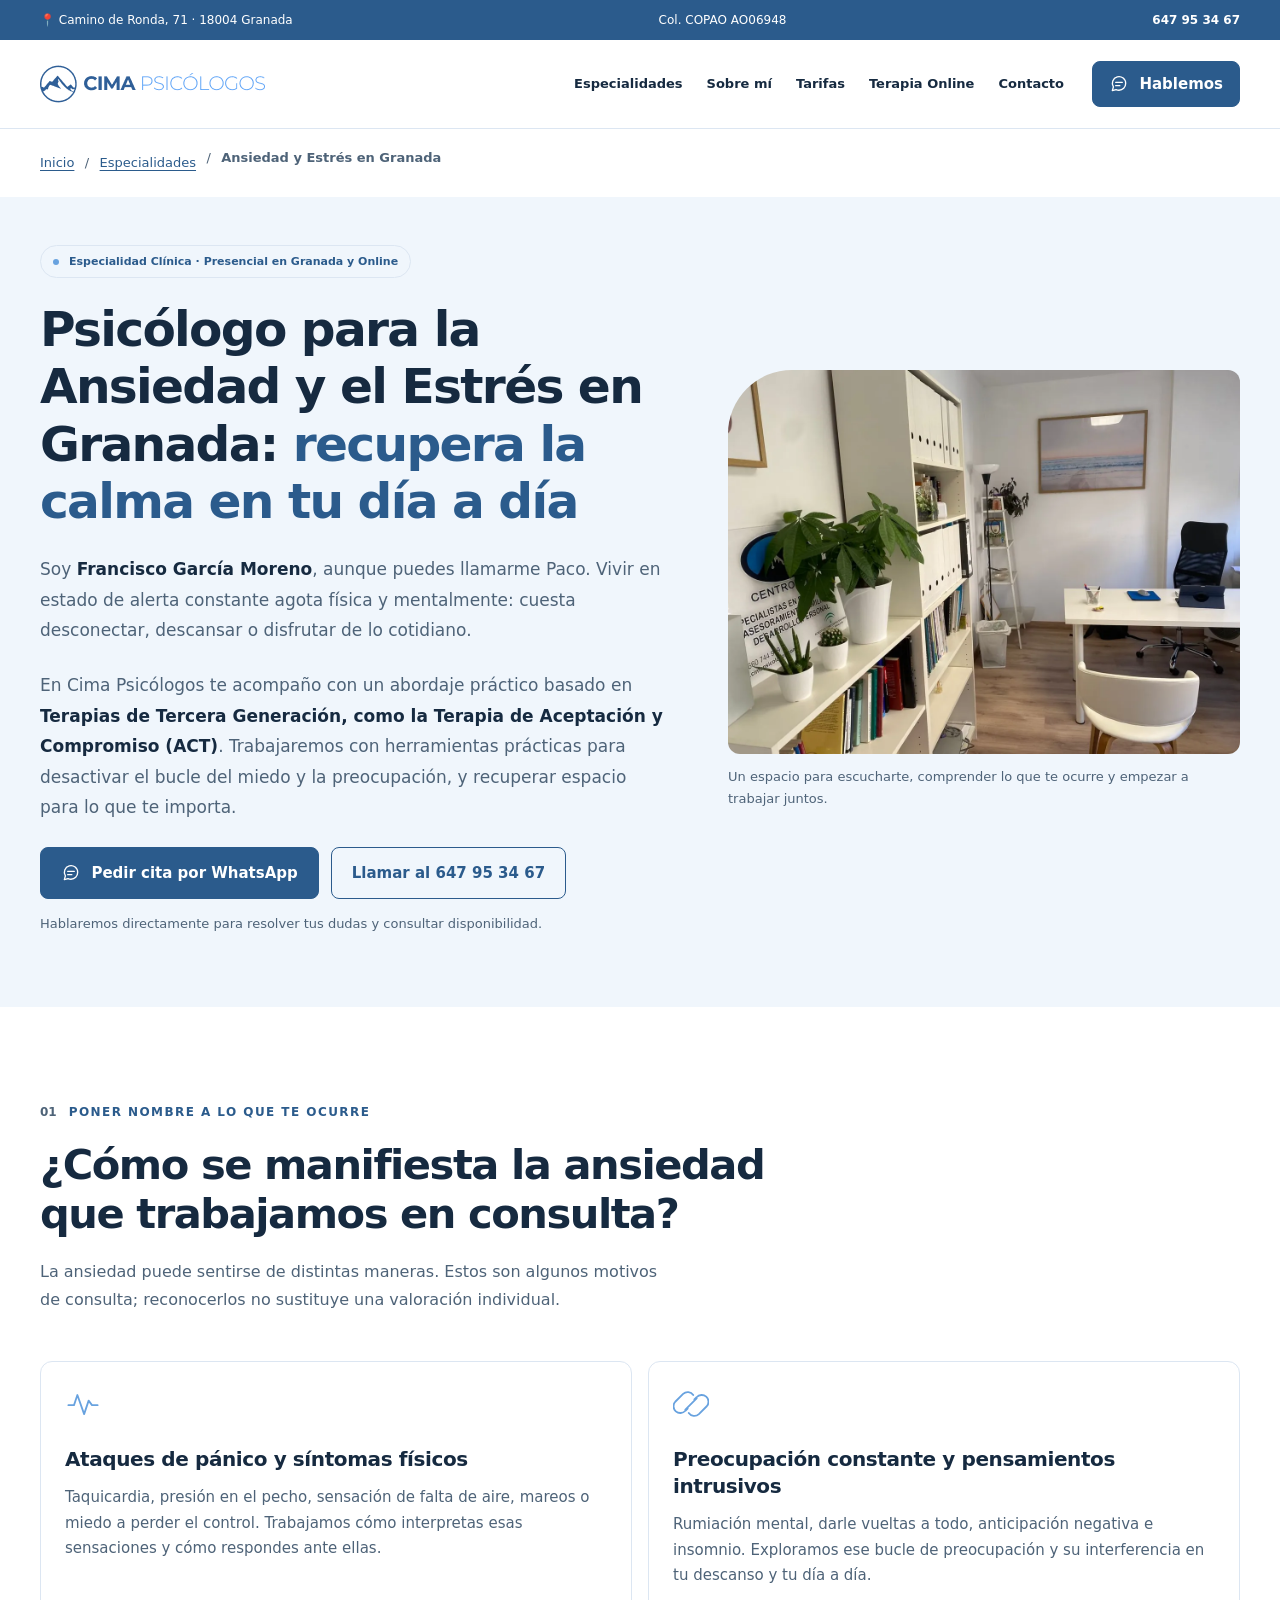
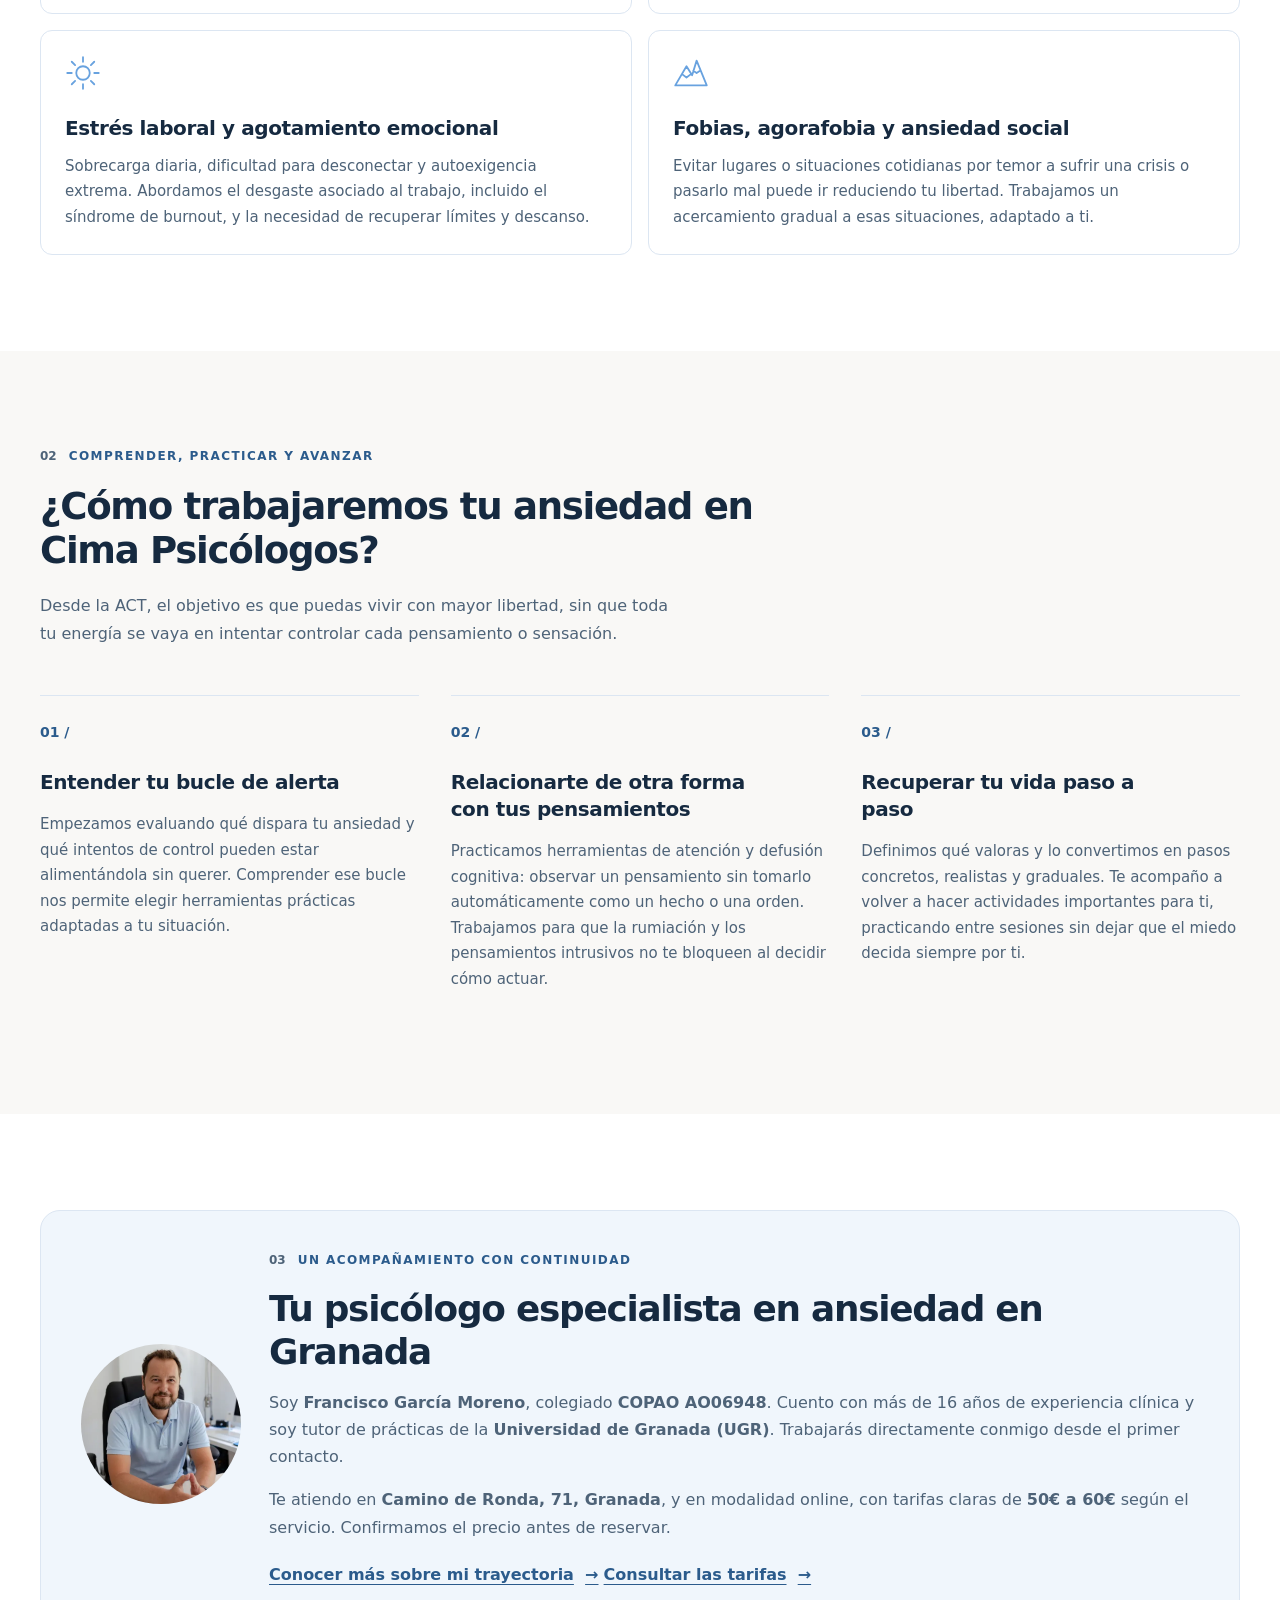
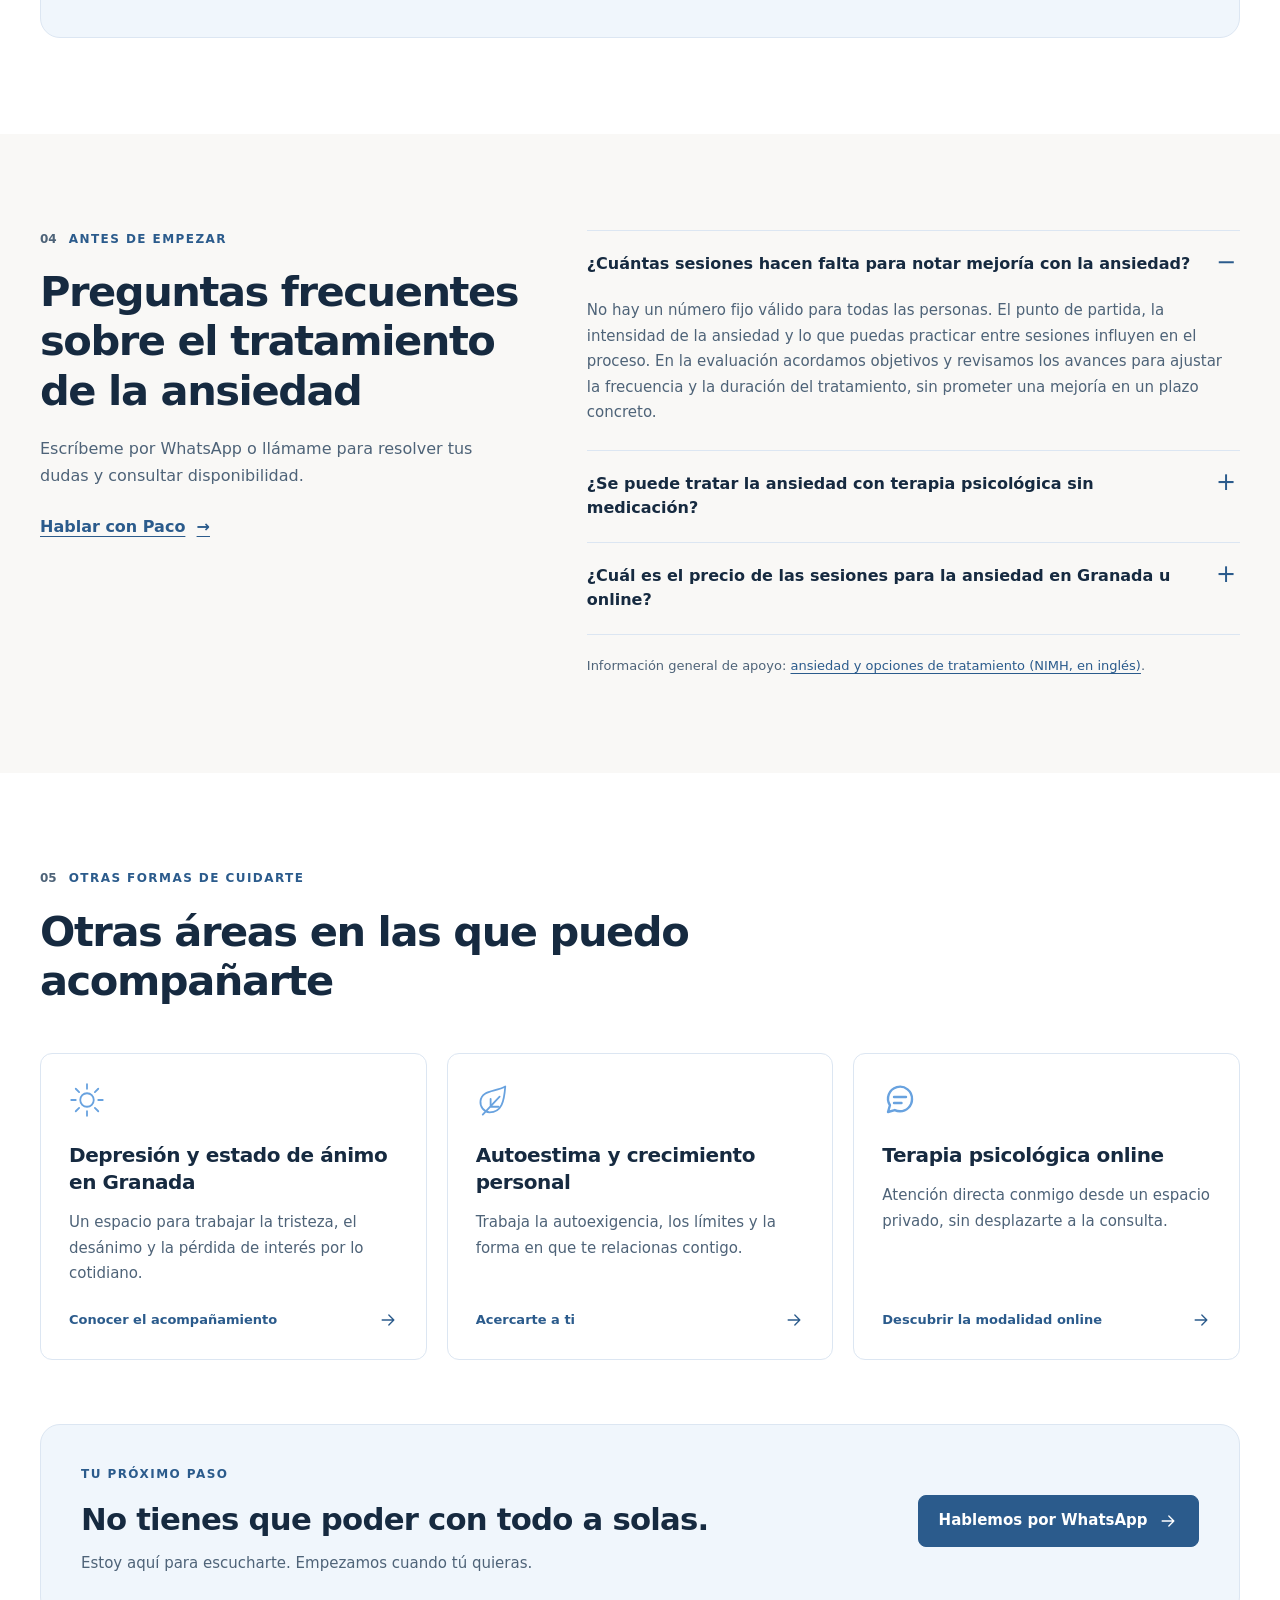
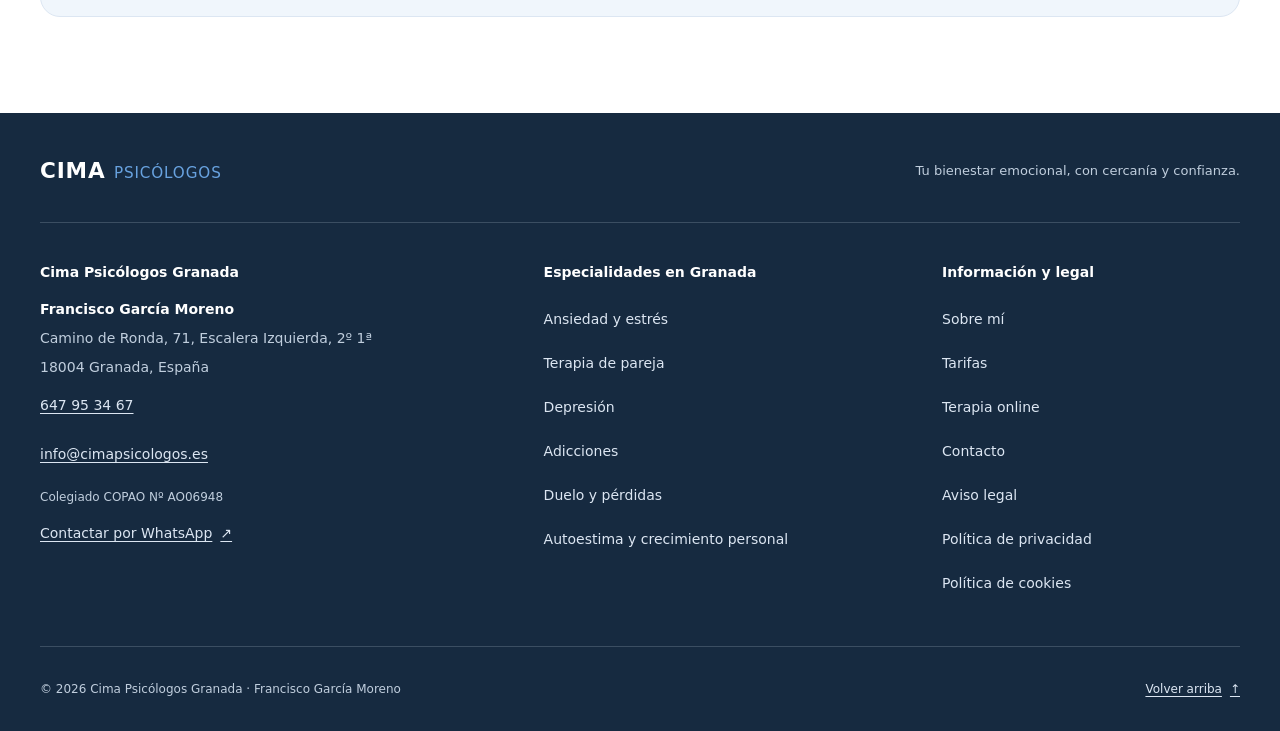
<file: terapia-ansiedad-granada/index.html>
<!doctype html>
<html lang="es">
<head>
  <meta charset="utf-8">
  <meta name="viewport" content="width=device-width, initial-scale=1">
  <meta name="color-scheme" content="light">
  <meta name="theme-color" content="#2B5B8C">
  <title>Psicólogo para la Ansiedad en Granada | Cima Psicólogos - Paco García</title>
  <meta name="description" content="Tratamiento psicológico de la ansiedad, estrés y ataques de pánico en Granada (Camino de Ronda, 71) y online. Francisco García Moreno (Col. AO06948). Pide tu cita.">
  <link rel="canonical" href="https://cimapsicologosgranada.es/terapia-ansiedad-granada/">
  <meta name="robots" content="index, follow, max-image-preview:large">
  <meta name="author" content="Francisco García Moreno">
  <meta property="og:type" content="website">
  <meta property="og:locale" content="es_ES">
  <meta property="og:site_name" content="Cima Psicólogos Granada">
  <meta property="og:title" content="Psicólogo para la Ansiedad en Granada | Cima Psicólogos - Paco García">
  <meta property="og:description" content="Tratamiento psicológico de la ansiedad, estrés y ataques de pánico en Granada (Camino de Ronda, 71) y online. Francisco García Moreno (Col. AO06948). Pide tu cita.">
  <meta property="og:url" content="https://cimapsicologosgranada.es/terapia-ansiedad-granada/">
  <meta property="og:image" content="https://cimapsicologosgranada.es/assets/img/consulta-social.webp">
  <meta property="og:image:secure_url" content="https://cimapsicologosgranada.es/assets/img/consulta-social.webp">
  <meta property="og:image:type" content="image/webp">
  <meta property="og:image:width" content="1200">
  <meta property="og:image:height" content="900">
  <meta property="og:image:alt" content="Interior de la consulta de Cima Psicólogos en Camino de Ronda, Granada">
  <meta name="twitter:card" content="summary_large_image">
  <meta name="twitter:title" content="Psicólogo para la Ansiedad en Granada | Cima Psicólogos - Paco García">
  <meta name="twitter:description" content="Tratamiento psicológico de la ansiedad, estrés y ataques de pánico en Granada (Camino de Ronda, 71) y online. Francisco García Moreno (Col. AO06948). Pide tu cita.">
  <meta name="twitter:image" content="https://cimapsicologosgranada.es/assets/img/consulta-social.webp">
  <meta name="twitter:image:alt" content="Consulta de Cima Psicólogos Granada">
  <link rel="icon" href="/favicon.ico" type="image/x-icon">
  <link rel="stylesheet" href="/assets/css/styles.css">
  <!-- Las entidades conservan los mismos identificadores que la página de inicio. -->
  <script type="application/ld+json">
{
  "@context": "https://schema.org",
  "@graph": [
    {
      "@type": "BreadcrumbList",
      "@id": "https://cimapsicologosgranada.es/terapia-ansiedad-granada/#migas-de-pan",
      "itemListElement": [
        {
          "@type": "ListItem",
          "position": 1,
          "name": "Inicio",
          "item": "https://cimapsicologosgranada.es/"
        },
        {
          "@type": "ListItem",
          "position": 2,
          "name": "Psicólogo Ansiedad Granada",
          "item": "https://cimapsicologosgranada.es/terapia-ansiedad-granada/"
        }
      ]
    },
    {
      "@type": "MedicalWebPage",
      "@id": "https://cimapsicologosgranada.es/terapia-ansiedad-granada/#pagina",
      "url": "https://cimapsicologosgranada.es/terapia-ansiedad-granada/",
      "name": "Psicólogo para la Ansiedad en Granada | Cima Psicólogos - Paco García",
      "description": "Tratamiento psicológico de la ansiedad, estrés y ataques de pánico en Granada (Camino de Ronda, 71) y online. Francisco García Moreno (Col. AO06948). Pide tu cita.",
      "inLanguage": "es",
      "about": {
        "@type": "MedicalTherapy",
        "name": "Tratamiento psicológico de la ansiedad y el estrés",
        "description": "Abordaje individualizado de ansiedad, estrés y ataques de pánico mediante Terapias de Tercera Generación, como la Terapia de Aceptación y Compromiso (ACT), en Granada y online."
      },
      "provider": {
        "@id": "https://cimapsicologosgranada.es/#consulta"
      },
      "author": {
        "@id": "https://cimapsicologosgranada.es/#francisco"
      },
      "breadcrumb": {
        "@id": "https://cimapsicologosgranada.es/terapia-ansiedad-granada/#migas-de-pan"
      },
      "hasPart": {
        "@id": "https://cimapsicologosgranada.es/terapia-ansiedad-granada/#preguntas-frecuentes"
      },
      "primaryImageOfPage": {
        "@type": "ImageObject",
        "url": "https://cimapsicologosgranada.es/assets/img/consulta-social.webp",
        "width": 1200,
        "height": 900
      },
      "citation": "https://www.nimh.nih.gov/health/publications/generalized-anxiety-disorder-gad"
    },
    {
      "@type": "FAQPage",
      "@id": "https://cimapsicologosgranada.es/terapia-ansiedad-granada/#preguntas-frecuentes",
      "inLanguage": "es",
      "mainEntity": [
        {
          "@type": "Question",
          "name": "¿Cuántas sesiones hacen falta para notar mejoría con la ansiedad?",
          "acceptedAnswer": {
            "@type": "Answer",
            "text": "No hay un número fijo válido para todas las personas. El punto de partida, la intensidad de la ansiedad y lo que puedas practicar entre sesiones influyen en el proceso. En la evaluación acordamos objetivos y revisamos los avances para ajustar la frecuencia y la duración del tratamiento, sin prometer una mejoría en un plazo concreto."
          }
        },
        {
          "@type": "Question",
          "name": "¿Se puede tratar la ansiedad con terapia psicológica sin medicación?",
          "acceptedAnswer": {
            "@type": "Answer",
            "text": "Sí, en muchos casos la psicoterapia puede ayudar sin medicación. La elección depende de tus necesidades y de la valoración individual; en otras situaciones puede ser adecuado un tratamiento combinado. La medicación, cuando está indicada, debe pautarla y supervisarla un profesional médico. Si ya la tomas, no la modifiques ni la suspendas sin consultarlo con quien la prescribe."
          }
        },
        {
          "@type": "Question",
          "name": "¿Cuál es el precio de las sesiones para la ansiedad en Granada u online?",
          "acceptedAnswer": {
            "@type": "Answer",
            "text": "Las sesiones para la ansiedad tienen una tarifa de entre 50€ y 60€, según el servicio, tanto en Granada como online. Antes de reservar tu cita te confirmaré el importe exacto y resolveré cualquier duda por teléfono o WhatsApp. Puedes consultar el detalle en la página de tarifas."
          }
        }
      ]
    },
    {
      "@type": "MedicalBusiness",
      "@id": "https://cimapsicologosgranada.es/#consulta",
      "name": "Cima Psicólogos Granada - Francisco García Moreno",
      "description": "Consulta de psicología sanitaria en Granada y online, dirigida por Francisco García Moreno, colegiado COPAO AO06948.",
      "url": "https://cimapsicologosgranada.es/",
      "logo": "https://cimapsicologosgranada.es/assets/img/logo-cima-psicologos.webp",
      "image": "https://cimapsicologosgranada.es/assets/img/consulta-social.webp",
      "telephone": "+34647953467",
      "email": "info@cimapsicologos.es",
      "priceRange": "50€ - 60€",
      "currenciesAccepted": "EUR",
      "address": {
        "@type": "PostalAddress",
        "streetAddress": "Camino de Ronda, 71, Escalera Izquierda, 2º 1ª",
        "postalCode": "18004",
        "addressLocality": "Granada",
        "addressRegion": "Granada",
        "addressCountry": "ES"
      },
      "geo": {
          "@type": "GeoCoordinates",
          "latitude": 37.1695,
          "longitude": -3.6062
      },
      "areaServed": {
          "@type": "City",
          "name": "Granada"
      },
      "founder": {
        "@id": "https://cimapsicologosgranada.es/#francisco"
      },
      "sameAs": [
        "https://www.doctoralia.es/francisco-garcia-moreno/psicologo/granada",
        "https://www.topdoctors.es/doctor/francisco-garcia-moreno/"
      ]
    },
    {
      "@type": "Person",
      "@id": "https://cimapsicologosgranada.es/#francisco",
      "name": "Francisco García Moreno",
      "jobTitle": "Psicólogo General Sanitario",
      "image": "https://cimapsicologosgranada.es/assets/img/francisco-garcia-moreno.webp",
      "worksFor": {
        "@id": "https://cimapsicologosgranada.es/#consulta"
      },
      "identifier": {
        "@type": "PropertyValue",
        "propertyID": "Colegiado COPAO",
        "value": "AO06948"
      },
      "sameAs": [
        "https://www.doctoralia.es/francisco-garcia-moreno/psicologo/granada",
        "https://www.topdoctors.es/doctor/francisco-garcia-moreno/"
      ]
    }
  ]
}
  </script>
</head>
<body>
  <a class="skip-link" href="#contenido">Saltar al contenido</a>

  <!-- Símbolos propios, locales y decorativos; ninguna librería de iconos. -->
  <svg class="icon-definitions" xmlns="http://www.w3.org/2000/svg" aria-hidden="true" focusable="false">
    <defs>
      <symbol id="icon-arrow" viewBox="0 0 24 24"><path d="M5 12h14m-6-6 6 6-6 6"/></symbol>
      <symbol id="icon-chat" viewBox="0 0 24 24"><path d="M20 11.5a8 8 0 0 1-8 8 9 9 0 0 1-3.5-.8L4 20l1.3-4.5a8 8 0 1 1 14.7-4Z"/><path d="M8 10h8M8 14h5"/></symbol>
      <symbol id="icon-wave" viewBox="0 0 32 32"><path d="M3 17h5l3-9 6 17 4-12 3 4h5"/></symbol>
      <symbol id="icon-heart" viewBox="0 0 32 32"><path d="M16 27 5 16a7 7 0 0 1 11-8 7 7 0 0 1 11 8Z"/><path d="m16 9-3 7 6 2-3 6"/></symbol>
      <symbol id="icon-sun" viewBox="0 0 32 32"><circle cx="16" cy="16" r="6"/><path d="M16 2v4m0 20v4M2 16h4m20 0h4M6 6l3 3m14 14 3 3M6 26l3-3M23 9l3-3"/></symbol>
      <symbol id="icon-link" viewBox="0 0 32 32"><path d="m13 20-2 2a6 6 0 0 1-9-8l7-7a6 6 0 0 1 9 1m1 4 2-2a6 6 0 0 1 9 8l-7 7a6 6 0 0 1-9-1M11 21l10-10"/></symbol>
      <symbol id="icon-leaf" viewBox="0 0 32 32"><path d="M26 4c-1 13-3 23-14 23A9 9 0 0 1 4 17C5 7 17 9 26 4Z"/><path d="M6 29 21 13m-8 9v-7m0 7h7"/></symbol>
      <symbol id="icon-mountain" viewBox="0 0 32 32"><path d="m2 27 10-17 5 8 4-13 9 22ZM8 17l4 3 4-3m2-3 3 2 3-2"/></symbol>
      <symbol id="icon-check" viewBox="0 0 24 24"><path d="m5 12 4 4L19 6"/></symbol>
    </defs>
  </svg>

  <div class="topbar" role="region" aria-label="Datos de contacto de la consulta">
    <div class="container topbar__inner">
      <span class="topbar__address"><span aria-hidden="true">📍</span> Camino de Ronda, 71 · 18004 Granada</span>
      <span class="topbar__registration">Col. COPAO AO06948</span>
      <a href="tel:+34647953467">647 95 34 67</a>
    </div>
  </div>

  <header class="site-header">
    <div class="container header-inner">
      <a class="brand" href="/" aria-label="Cima Psicólogos Granada, inicio">
        <img src="/assets/img/logo-cima-psicologos.webp" alt="Cima Psicólogos Granada" width="225" height="38" decoding="async">
      </a>
      <nav class="desktop-nav" aria-label="Navegación principal">
        <ul class="nav-list">
          <li><a href="/#especialidades">Especialidades</a></li>
          <li><a href="/sobre-nosotros/">Sobre mí</a></li>
          <li><a href="/tarifas/">Tarifas</a></li>
          <li><a href="/psicologo-online/">Terapia Online</a></li>
          <li><a href="/contacto/">Contacto</a></li>
        </ul>
      </nav>
      <a class="button button--small header-cta" href="https://wa.me/34647953467?text=Hola%20Paco,%20me%20gustar%C3%ADa%20solicitar%20informaci%C3%B3n%20para%20pedir%20una%20cita">
        <svg class="icon" aria-hidden="true" focusable="false"><use href="#icon-chat"/></svg>
        <span>Hablemos</span>
      </a>
      <!-- Menú nativo: funciona con teclado, lector de pantalla y sin JS. -->
      <details class="mobile-menu">
        <summary>Menú <span class="menu-lines" aria-hidden="true"></span></summary>
        <nav aria-label="Navegación principal móvil">
          <ul>
            <li><a href="/#especialidades">Especialidades</a></li>
            <li><a href="/sobre-nosotros/">Sobre mí</a></li>
            <li><a href="/tarifas/">Tarifas</a></li>
            <li><a href="/psicologo-online/">Terapia Online</a></li>
            <li><a href="/contacto/">Contacto</a></li>
          </ul>
          <a class="button" href="https://wa.me/34647953467?text=Hola%20Paco,%20me%20gustar%C3%ADa%20solicitar%20informaci%C3%B3n%20para%20pedir%20una%20cita">Hablar por WhatsApp</a>
          <a class="mobile-menu__phone" href="tel:+34647953467">O llámame al 647 95 34 67</a>
        </nav>
      </details>
    </div>
  </header>

  <main id="contenido" tabindex="-1">
    <nav aria-label="Migas de pan" class="container breadcrumbs">
      <ol><li><a href="/">Inicio</a></li><li><a href="/#especialidades">Especialidades</a></li><li><span aria-current="page">Ansiedad y Estrés en Granada</span></li></ol>
    </nav>

    <section class="page-hero" aria-labelledby="ansiedad-titulo">
      <div class="container page-hero__grid">
        <div>
          <p class="badge"><span class="badge__dot" aria-hidden="true"></span>Especialidad Clínica · Presencial en Granada y Online</p>
          <h1 id="ansiedad-titulo">Psicólogo para la Ansiedad y el Estrés en Granada: <span>recupera la calma en tu día a día</span></h1>
          <p class="hero-description">Soy <strong>Francisco García Moreno</strong>, aunque puedes llamarme Paco. Vivir en estado de alerta constante agota física y mentalmente: cuesta desconectar, descansar o disfrutar de lo cotidiano.</p>
          <p class="hero-description">En Cima Psicólogos te acompaño con un abordaje práctico basado en <strong>Terapias de Tercera Generación, como la Terapia de Aceptación y Compromiso (ACT)</strong>. Trabajaremos con herramientas prácticas para desactivar el bucle del miedo y la preocupación, y recuperar espacio para lo que te importa.</p>
          <div class="button-group">
            <a class="button" href="https://wa.me/34647953467?text=Hola%20Paco,%20me%20gustar%C3%ADa%20solicitar%20informaci%C3%B3n%20sobre%20la%20terapia%20para%20la%20ansiedad"><svg class="icon" aria-hidden="true" focusable="false"><use href="#icon-chat"/></svg>Pedir cita por WhatsApp</a>
            <a class="button button--outline" href="tel:+34647953467">Llamar al 647 95 34 67</a>
          </div>
          <p class="hero-note">Hablaremos directamente para resolver tus dudas y consultar disponibilidad.</p>
        </div>
        <figure>
          <img class="page-hero__image" src="/assets/img/consulta-social.webp" width="1200" height="900" alt="Interior de la consulta de Cima Psicólogos en Camino de Ronda, 71, Granada" fetchpriority="high" loading="eager" decoding="async">
          <figcaption>Un espacio para escucharte, comprender lo que te ocurre y empezar a trabajar juntos.</figcaption>
        </figure>
      </div>
    </section>

    <section class="section" id="sintomas" aria-labelledby="sintomas-titulo">
      <div class="container">
        <div class="section-heading"><p class="eyebrow"><span>01</span> Poner nombre a lo que te ocurre</p><h2 id="sintomas-titulo">¿Cómo se manifiesta la ansiedad que trabajamos en consulta?</h2><p>La ansiedad puede sentirse de distintas maneras. Estos son algunos motivos de consulta; reconocerlos no sustituye una valoración individual.</p></div>
        <div class="symptom-grid">
          <article class="symptom-card"><svg class="specialty-icon" aria-hidden="true" focusable="false"><use href="#icon-wave"/></svg><h3>Ataques de pánico y síntomas físicos</h3><p>Taquicardia, presión en el pecho, sensación de falta de aire, mareos o miedo a perder el control. Trabajamos cómo interpretas esas sensaciones y cómo respondes ante ellas.</p></article>
          <article class="symptom-card"><svg class="specialty-icon" aria-hidden="true" focusable="false"><use href="#icon-link"/></svg><h3>Preocupación constante y pensamientos intrusivos</h3><p>Rumiación mental, darle vueltas a todo, anticipación negativa e insomnio. Exploramos ese bucle de preocupación y su interferencia en tu descanso y tu día a día.</p></article>
          <article class="symptom-card"><svg class="specialty-icon" aria-hidden="true" focusable="false"><use href="#icon-sun"/></svg><h3>Estrés laboral y agotamiento emocional</h3><p>Sobrecarga diaria, dificultad para desconectar y autoexigencia extrema. Abordamos el desgaste asociado al trabajo, incluido el síndrome de burnout, y la necesidad de recuperar límites y descanso.</p></article>
          <article class="symptom-card"><svg class="specialty-icon" aria-hidden="true" focusable="false"><use href="#icon-mountain"/></svg><h3>Fobias, agorafobia y ansiedad social</h3><p>Evitar lugares o situaciones cotidianas por temor a sufrir una crisis o pasarlo mal puede ir reduciendo tu libertad. Trabajamos un acercamiento gradual a esas situaciones, adaptado a ti.</p></article>
        </div>
      </div>
    </section>

    <section class="section about" id="tratamiento" aria-labelledby="tratamiento-titulo">
      <div class="container">
        <div class="section-heading section-heading--wide"><p class="eyebrow"><span>02</span> Comprender, practicar y avanzar</p><h2 id="tratamiento-titulo">¿Cómo trabajaremos tu ansiedad en Cima Psicólogos?</h2><p>Desde la ACT, el objetivo es que puedas vivir con mayor libertad, sin que toda tu energía se vaya en intentar controlar cada pensamiento o sensación.</p></div>
        <div class="three-grid pillars">
          <article class="pillar"><span class="pillar__number" aria-hidden="true">01 /</span><h3>Entender tu bucle de alerta</h3><p>Empezamos evaluando qué dispara tu ansiedad y qué intentos de control pueden estar alimentándola sin querer. Comprender ese bucle nos permite elegir herramientas prácticas adaptadas a tu situación.</p></article>
          <article class="pillar"><span class="pillar__number" aria-hidden="true">02 /</span><h3>Relacionarte de otra forma con tus pensamientos</h3><p>Practicamos herramientas de atención y defusión cognitiva: observar un pensamiento sin tomarlo automáticamente como un hecho o una orden. Trabajamos para que la rumiación y los pensamientos intrusivos no te bloqueen al decidir cómo actuar.</p></article>
          <article class="pillar"><span class="pillar__number" aria-hidden="true">03 /</span><h3>Recuperar tu vida paso a paso</h3><p>Definimos qué valoras y lo convertimos en pasos concretos, realistas y graduales. Te acompaño a volver a hacer actividades importantes para ti, practicando entre sesiones sin dejar que el miedo decida siempre por ti.</p></article>
        </div>
      </div>
    </section>

    <section class="section" aria-labelledby="terapeuta-titulo">
      <div class="container therapist-brief">
        <img src="/assets/img/francisco-garcia-moreno-480.webp" width="480" height="480" alt="Francisco García Moreno, Paco, psicólogo de Cima Psicólogos Granada" loading="lazy" decoding="async">
        <div>
          <p class="eyebrow"><span>03</span> Un acompañamiento con continuidad</p>
          <h2 id="terapeuta-titulo">Tu psicólogo especialista en ansiedad en Granada</h2>
          <p>Soy <strong>Francisco García Moreno</strong>, colegiado <strong>COPAO AO06948</strong>. Cuento con más de 16 años de experiencia clínica y soy tutor de prácticas de la <strong>Universidad de Granada (UGR)</strong>. Trabajarás directamente conmigo desde el primer contacto.</p>
          <p>Te atiendo en <strong>Camino de Ronda, 71, Granada</strong>, y en modalidad online, con tarifas claras de <strong>50€ a 60€</strong> según el servicio. Confirmamos el precio antes de reservar.</p>
          <a class="text-link" href="/sobre-nosotros/">Conocer más sobre mi trayectoria <span aria-hidden="true">→</span></a>
          <a class="text-link" href="/tarifas/">Consultar las tarifas <span aria-hidden="true">→</span></a>
        </div>
      </div>
    </section>

    <section class="section faq-section" id="preguntas-frecuentes" aria-labelledby="faq-titulo">
      <div class="container faq-grid">
        <div class="faq-intro"><p class="eyebrow"><span>04</span> Antes de empezar</p><h2 id="faq-titulo">Preguntas frecuentes sobre el tratamiento de la ansiedad</h2><p>Escríbeme por WhatsApp o llámame para resolver tus dudas y consultar disponibilidad.</p><a class="text-link" href="https://wa.me/34647953467?text=Hola%20Paco,%20me%20gustar%C3%ADa%20solicitar%20informaci%C3%B3n%20para%20pedir%20una%20cita">Hablar con Paco <span aria-hidden="true">→</span></a></div>
        <div class="faq-list">
          <details open><summary>¿Cuántas sesiones hacen falta para notar mejoría con la ansiedad?</summary><div class="faq-answer"><p>No hay un número fijo válido para todas las personas. El punto de partida, la intensidad de la ansiedad y lo que puedas practicar entre sesiones influyen en el proceso. En la evaluación acordamos objetivos y revisamos los avances para ajustar la frecuencia y la duración del tratamiento, sin prometer una mejoría en un plazo concreto.</p></div></details>
          <details><summary>¿Se puede tratar la ansiedad con terapia psicológica sin medicación?</summary><div class="faq-answer"><p>Sí, en muchos casos la psicoterapia puede ayudar sin medicación. La elección depende de tus necesidades y de la valoración individual; en otras situaciones puede ser adecuado un tratamiento combinado. La medicación, cuando está indicada, debe pautarla y supervisarla un profesional médico. Si ya la tomas, no la modifiques ni la suspendas sin consultarlo con quien la prescribe.</p></div></details>
          <details><summary>¿Cuál es el precio de las sesiones para la ansiedad en Granada u online?</summary><div class="faq-answer"><p>Las sesiones para la ansiedad tienen una tarifa de entre 50€ y 60€, según el servicio, tanto en Granada como online. Antes de reservar tu cita te confirmaré el importe exacto y resolveré cualquier duda por teléfono o WhatsApp. Puedes consultar el detalle en la <a href="/tarifas/">página de tarifas</a>.</p></div></details>
          <p class="clinical-source">Información general de apoyo: <a href="https://www.nimh.nih.gov/health/publications/generalized-anxiety-disorder-gad">ansiedad y opciones de tratamiento (NIMH, en inglés)</a>.</p>
        </div>
      </div>
    </section>

    <section class="section" aria-labelledby="relacionadas-titulo">
      <div class="container">
        <div class="section-heading"><p class="eyebrow"><span>05</span> Otras formas de cuidarte</p><h2 id="relacionadas-titulo">Otras áreas en las que puedo acompañarte</h2></div>
        <div class="three-grid">
          <article class="specialty-card"><div class="card-top"><svg class="specialty-icon" aria-hidden="true" focusable="false"><use href="#icon-sun"/></svg></div><h3><a href="/tratamiento-depresion-granada/">Depresión y estado de ánimo en Granada</a></h3><p>Un espacio para trabajar la tristeza, el desánimo y la pérdida de interés por lo cotidiano.</p><span class="card-link" aria-hidden="true">Conocer el acompañamiento <svg class="icon"><use href="#icon-arrow"/></svg></span></article>
          <article class="specialty-card"><div class="card-top"><svg class="specialty-icon" aria-hidden="true" focusable="false"><use href="#icon-leaf"/></svg></div><h3><a href="/psicologo-autoestima-granada/">Autoestima y crecimiento personal</a></h3><p>Trabaja la autoexigencia, los límites y la forma en que te relacionas contigo.</p><span class="card-link" aria-hidden="true">Acercarte a ti <svg class="icon"><use href="#icon-arrow"/></svg></span></article>
          <article class="specialty-card"><div class="card-top"><svg class="specialty-icon" aria-hidden="true" focusable="false"><use href="#icon-chat"/></svg></div><h3><a href="/psicologo-online/">Terapia psicológica online</a></h3><p>Atención directa conmigo desde un espacio privado, sin desplazarte a la consulta.</p><span class="card-link" aria-hidden="true">Descubrir la modalidad online <svg class="icon"><use href="#icon-arrow"/></svg></span></article>
        </div>
      </div>
      <div class="container"><div class="contact-banner"><div><p class="eyebrow">Tu próximo paso</p><p class="contact-banner__title">No tienes que poder con todo a solas.</p><p>Estoy aquí para escucharte. Empezamos cuando tú quieras.</p></div><a class="button" href="https://wa.me/34647953467?text=Hola%20Paco,%20me%20gustar%C3%ADa%20solicitar%20informaci%C3%B3n%20para%20pedir%20una%20cita">Hablemos por WhatsApp <svg class="icon" aria-hidden="true" focusable="false"><use href="#icon-arrow"/></svg></a></div></div>
    </section>
  </main>

  <footer class="site-footer">
    <div class="container">
      <div class="footer-brand-row"><a class="footer-brand" href="/">CIMA <span>PSICÓLOGOS</span></a><p>Tu bienestar emocional, con cercanía y confianza.</p></div>
      <div class="footer-grid">
        <div><h2 class="footer-title">Cima Psicólogos Granada</h2><address><strong>Francisco García Moreno</strong><span>Camino de Ronda, 71, Escalera Izquierda, 2º 1ª</span><span>18004 Granada, España</span><a href="tel:+34647953467">647 95 34 67</a><a href="mailto:info@cimapsicologos.es">info@cimapsicologos.es</a></address><p class="footer-registration">Colegiado COPAO Nº AO06948</p><a class="footer-contact" href="https://wa.me/34647953467?text=Hola%20Paco,%20me%20gustar%C3%ADa%20solicitar%20informaci%C3%B3n%20para%20pedir%20una%20cita">Contactar por WhatsApp <span aria-hidden="true">↗</span></a></div>
        <nav aria-labelledby="footer-especialidades"><h2 class="footer-title" id="footer-especialidades">Especialidades en Granada</h2><ul><li><a href="/terapia-ansiedad-granada/">Ansiedad y estrés</a></li><li><a href="/terapia-pareja-granada/">Terapia de pareja</a></li><li><a href="/tratamiento-depresion-granada/">Depresión</a></li><li><a href="/terapia-adicciones-granada/">Adicciones</a></li><li><a href="/psicologo-duelo-granada/">Duelo y pérdidas</a></li><li><a href="/psicologo-autoestima-granada/">Autoestima y crecimiento personal</a></li></ul></nav>
        <nav aria-labelledby="footer-informacion"><h2 class="footer-title" id="footer-informacion">Información y legal</h2><ul><li><a href="/sobre-nosotros/">Sobre mí</a></li><li><a href="/tarifas/">Tarifas</a></li><li><a href="/psicologo-online/">Terapia online</a></li><li><a href="/contacto/">Contacto</a></li><li><a href="/aviso-legal/">Aviso legal</a></li><li><a href="/politica-de-privacidad/">Política de privacidad</a></li><li><a href="/politica-de-cookies/">Política de cookies</a></li></ul></nav>
      </div>
      <div class="footer-bottom"><p>© 2026 Cima Psicólogos Granada · Francisco García Moreno</p><a href="#contenido">Volver arriba <span aria-hidden="true">↑</span></a></div>
    </div>
  </footer>
</body>
</html>
</file>
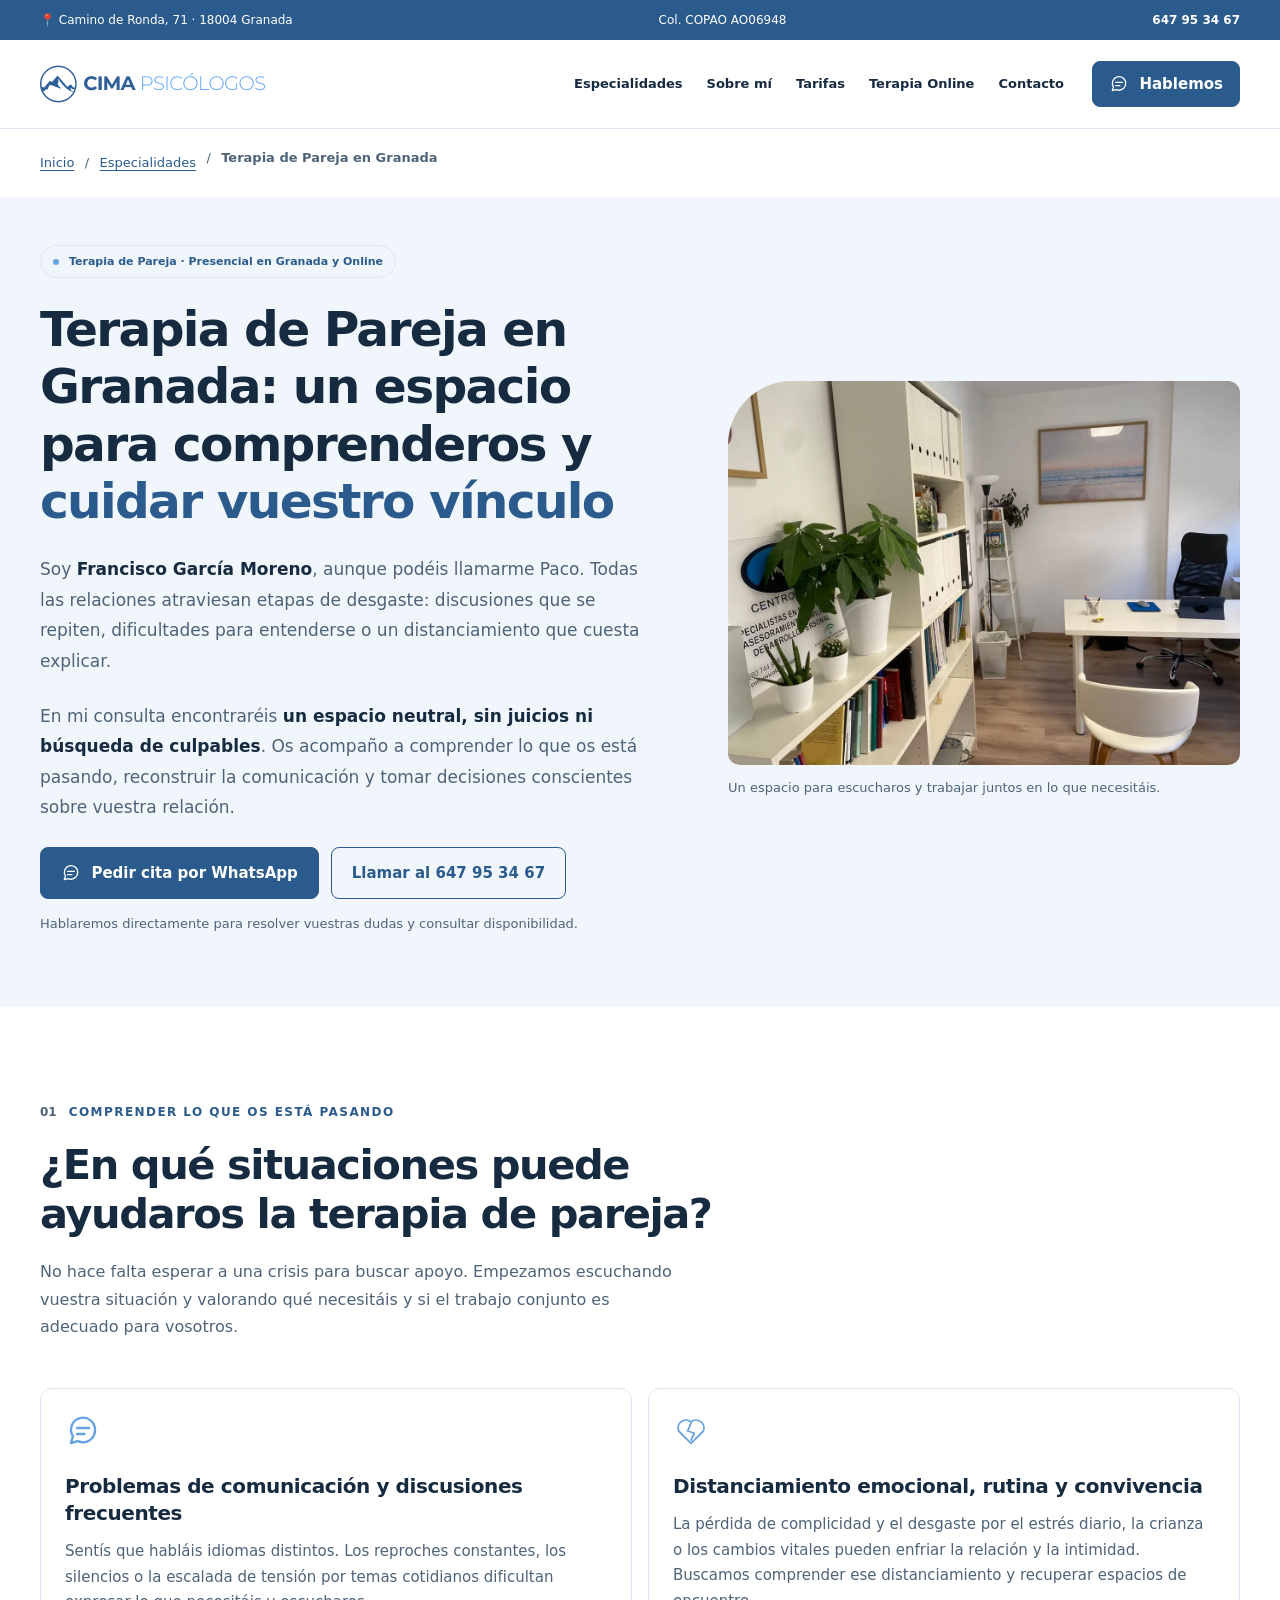
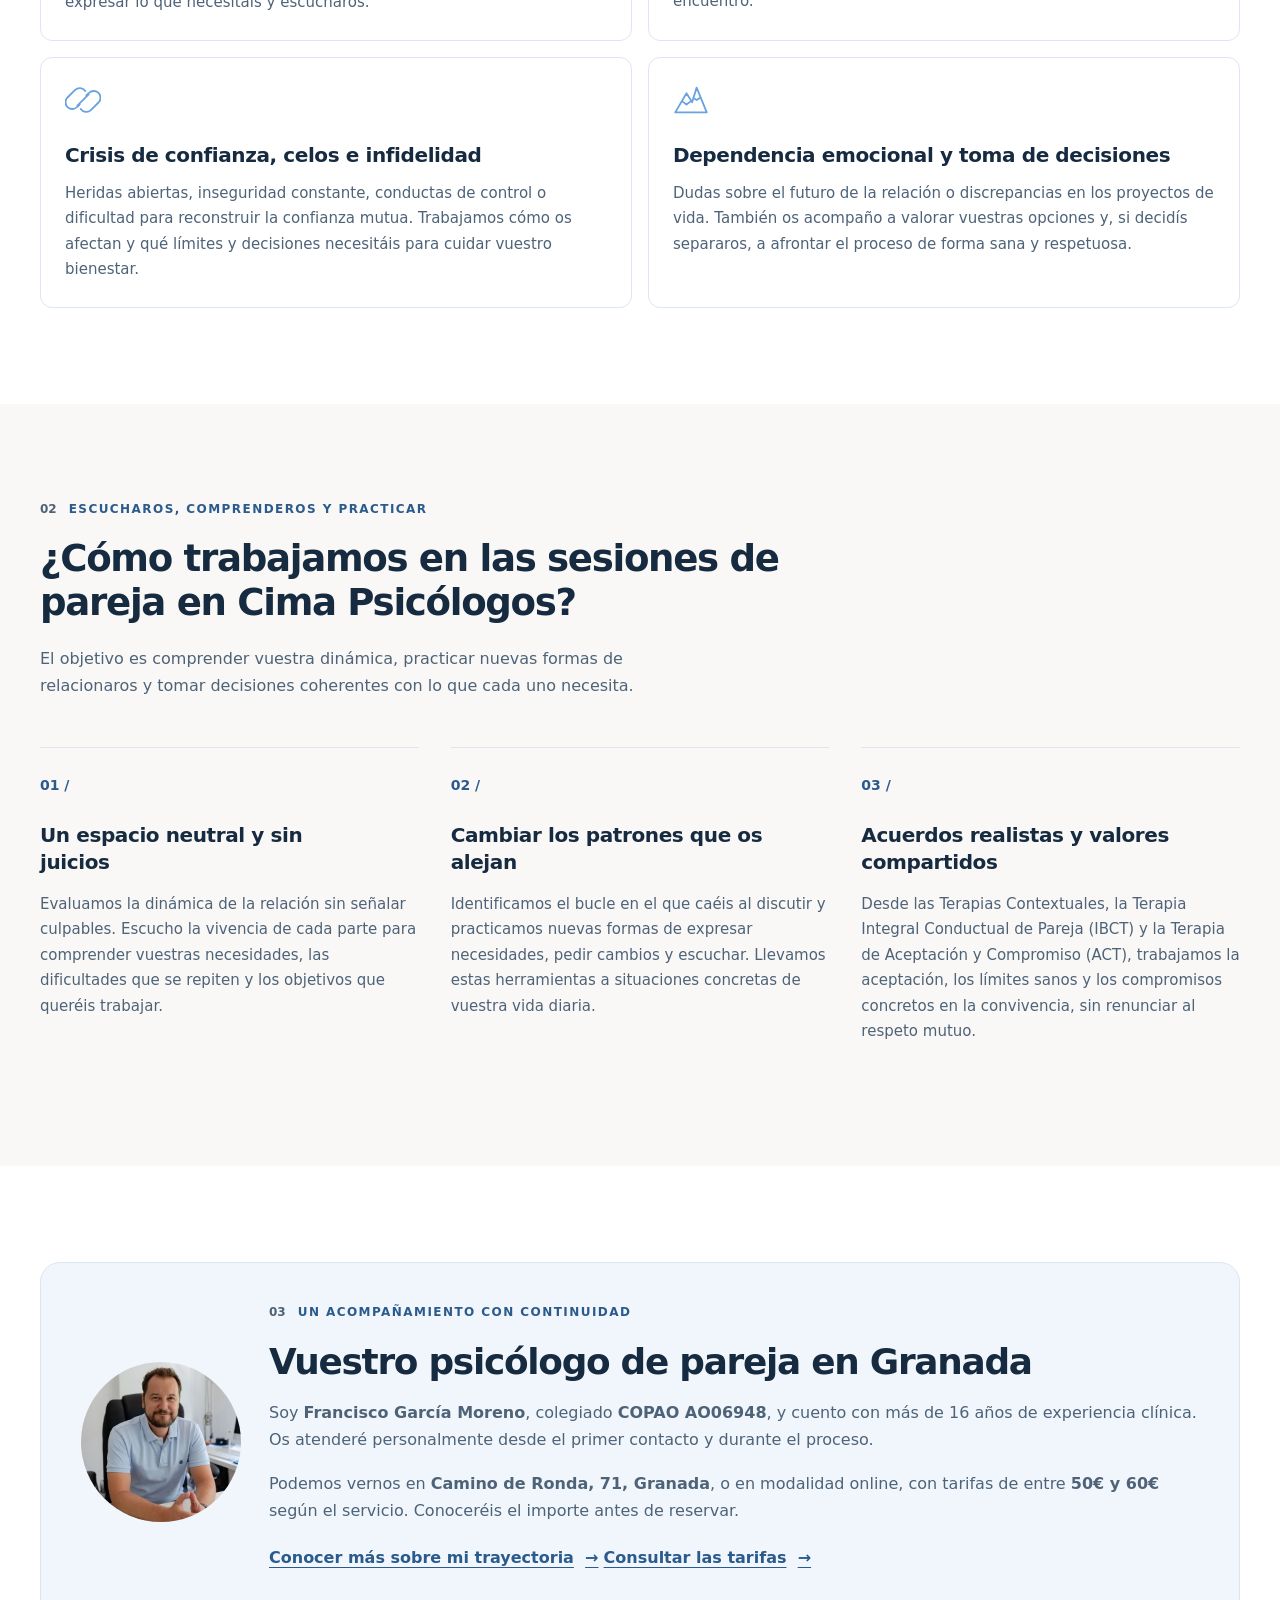
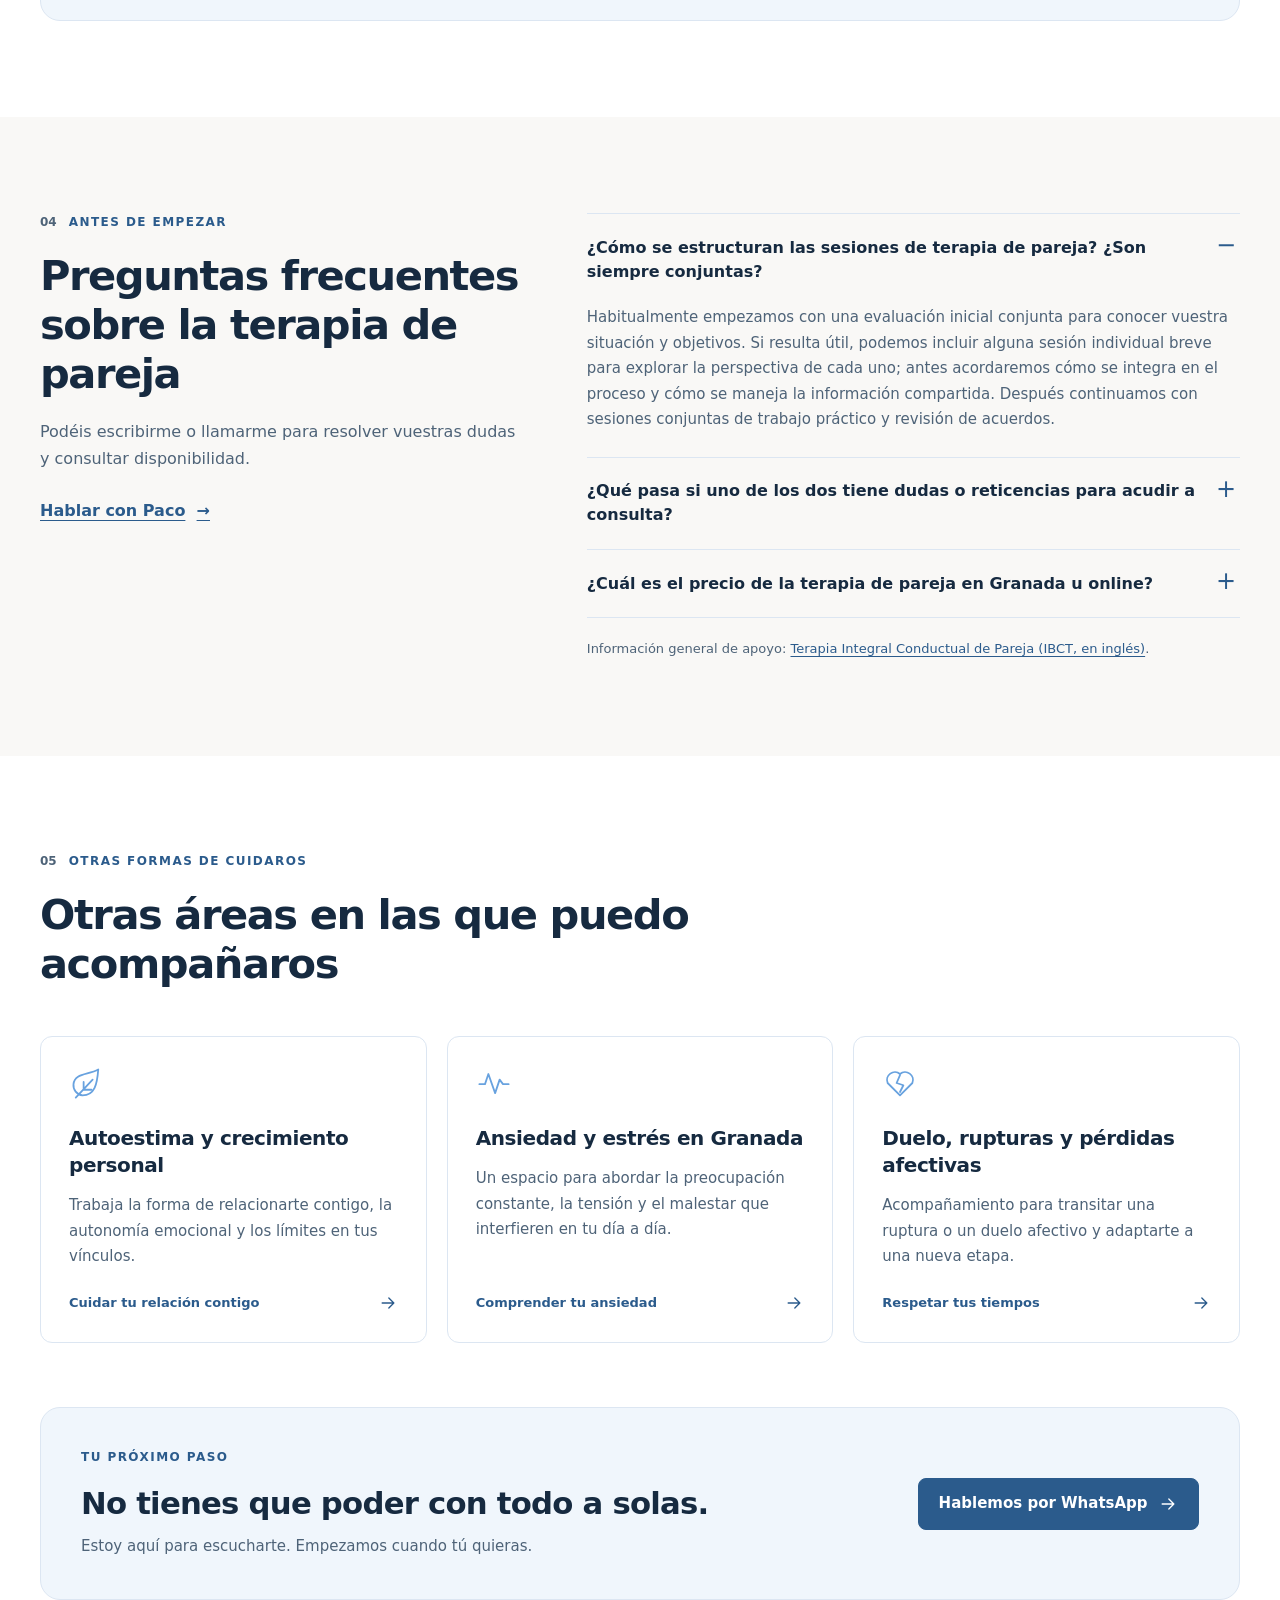
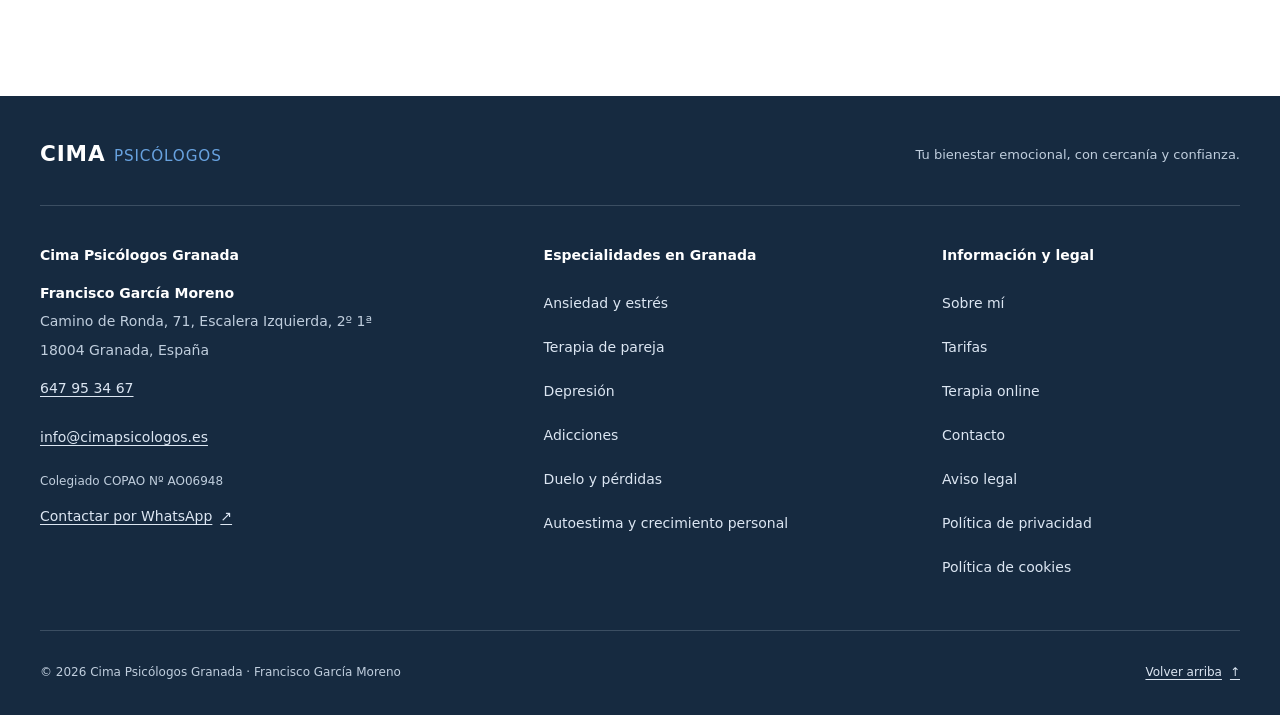
<file: terapia-pareja-granada/index.html>
<!doctype html>
<html lang="es">
<head>
  <meta charset="utf-8">
  <meta name="viewport" content="width=device-width, initial-scale=1">
  <meta name="color-scheme" content="light">
  <meta name="theme-color" content="#2B5B8C">
  <title>Terapia de Pareja en Granada | Cima Psicólogos - Paco García</title>
  <meta name="description" content="Psicólogo especialista en terapia de pareja en Granada (Camino de Ronda, 71) y online. Comunicación, crisis, celos y convivencia. Francisco García Moreno (Col. AO06948).">
  <link rel="canonical" href="https://cimapsicologosgranada.es/terapia-pareja-granada/">
  <meta name="robots" content="index, follow, max-image-preview:large">
  <meta name="author" content="Francisco García Moreno">
  <meta property="og:type" content="website">
  <meta property="og:locale" content="es_ES">
  <meta property="og:site_name" content="Cima Psicólogos Granada">
  <meta property="og:title" content="Terapia de Pareja en Granada | Cima Psicólogos - Paco García">
  <meta property="og:description" content="Psicólogo especialista en terapia de pareja en Granada (Camino de Ronda, 71) y online. Comunicación, crisis, celos y convivencia. Francisco García Moreno (Col. AO06948).">
  <meta property="og:url" content="https://cimapsicologosgranada.es/terapia-pareja-granada/">
  <meta property="og:image" content="https://cimapsicologosgranada.es/assets/img/consulta-social.webp">
  <meta property="og:image:secure_url" content="https://cimapsicologosgranada.es/assets/img/consulta-social.webp">
  <meta property="og:image:type" content="image/webp">
  <meta property="og:image:width" content="1200">
  <meta property="og:image:height" content="900">
  <meta property="og:image:alt" content="Interior de la consulta de Cima Psicólogos en Camino de Ronda, Granada">
  <meta name="twitter:card" content="summary_large_image">
  <meta name="twitter:title" content="Terapia de Pareja en Granada | Cima Psicólogos - Paco García">
  <meta name="twitter:description" content="Psicólogo especialista en terapia de pareja en Granada (Camino de Ronda, 71) y online. Comunicación, crisis, celos y convivencia. Francisco García Moreno (Col. AO06948).">
  <meta name="twitter:image" content="https://cimapsicologosgranada.es/assets/img/consulta-social.webp">
  <meta name="twitter:image:alt" content="Consulta de Cima Psicólogos Granada">
  <link rel="icon" href="/favicon.ico" type="image/x-icon">
  <link rel="stylesheet" href="/assets/css/styles.css">
  <!-- Las entidades conservan los mismos identificadores que la página de inicio. -->
  <script type="application/ld+json">
{
  "@context": "https://schema.org",
  "@graph": [
    {
      "@type": "BreadcrumbList",
      "@id": "https://cimapsicologosgranada.es/terapia-pareja-granada/#migas-de-pan",
      "itemListElement": [
        {
          "@type": "ListItem",
          "position": 1,
          "name": "Inicio",
          "item": "https://cimapsicologosgranada.es/"
        },
        {
          "@type": "ListItem",
          "position": 2,
          "name": "Terapia de Pareja Granada",
          "item": "https://cimapsicologosgranada.es/terapia-pareja-granada/"
        }
      ]
    },
    {
      "@type": "MedicalWebPage",
      "@id": "https://cimapsicologosgranada.es/terapia-pareja-granada/#pagina",
      "url": "https://cimapsicologosgranada.es/terapia-pareja-granada/",
      "name": "Terapia de Pareja en Granada | Cima Psicólogos - Paco García",
      "description": "Psicólogo especialista en terapia de pareja en Granada (Camino de Ronda, 71) y online. Comunicación, crisis, celos y convivencia. Francisco García Moreno (Col. AO06948).",
      "inLanguage": "es",
      "about": {
        "@type": "MedicalTherapy",
        "name": "Terapia psicológica de pareja y resolución de conflictos relacionales",
        "description": "Acompañamiento psicológico para trabajar comunicación, convivencia, crisis de confianza y decisiones en pareja mediante Terapias Contextuales, IBCT y ACT, en Granada y online."
      },
      "provider": {
        "@id": "https://cimapsicologosgranada.es/#consulta"
      },
      "author": {
        "@id": "https://cimapsicologosgranada.es/#francisco"
      },
      "breadcrumb": {
        "@id": "https://cimapsicologosgranada.es/terapia-pareja-granada/#migas-de-pan"
      },
      "hasPart": {
        "@id": "https://cimapsicologosgranada.es/terapia-pareja-granada/#preguntas-frecuentes"
      },
      "primaryImageOfPage": {
        "@type": "ImageObject",
        "url": "https://cimapsicologosgranada.es/assets/img/consulta-social.webp",
        "width": 1200,
        "height": 900
      },
      "citation": "https://ibct.org/"
    },
    {
      "@type": "FAQPage",
      "@id": "https://cimapsicologosgranada.es/terapia-pareja-granada/#preguntas-frecuentes",
      "inLanguage": "es",
      "mainEntity": [
        {
          "@type": "Question",
          "name": "¿Cómo se estructuran las sesiones de terapia de pareja? ¿Son siempre conjuntas?",
          "acceptedAnswer": {
            "@type": "Answer",
            "text": "Habitualmente empezamos con una evaluación inicial conjunta para conocer vuestra situación y objetivos. Si resulta útil, podemos incluir alguna sesión individual breve para explorar la perspectiva de cada uno; antes acordaremos cómo se integra en el proceso y cómo se maneja la información compartida. Después continuamos con sesiones conjuntas de trabajo práctico y revisión de acuerdos."
          }
        },
        {
          "@type": "Question",
          "name": "¿Qué pasa si uno de los dos tiene dudas o reticencias para acudir a consulta?",
          "acceptedAnswer": {
            "@type": "Answer",
            "text": "Es habitual que uno de los dos dé el primer paso. Podéis escribirme para resolver dudas sobre cómo trabajamos y qué esperar de las sesiones. Mi enfoque busca que ambos os sintáis escuchados, sin juicios ni búsqueda de culpables. La participación debe ser voluntaria: el objetivo es encontrar un espacio en el que podáis hablar con confianza, sin presionar a quien todavía tenga dudas."
          }
        },
        {
          "@type": "Question",
          "name": "¿Cuál es el precio de la terapia de pareja en Granada u online?",
          "acceptedAnswer": {
            "@type": "Answer",
            "text": "La terapia de pareja tiene una tarifa de entre 50€ y 60€, según el servicio, tanto en Granada como online. Antes de reservar os confirmaré el importe exacto y resolveré vuestras dudas. Podéis consultar el detalle en la página de tarifas."
          }
        }
      ]
    },
    {
      "@type": "MedicalBusiness",
      "@id": "https://cimapsicologosgranada.es/#consulta",
      "name": "Cima Psicólogos Granada - Francisco García Moreno",
      "description": "Consulta de psicología sanitaria en Granada y online, dirigida por Francisco García Moreno, colegiado COPAO AO06948.",
      "url": "https://cimapsicologosgranada.es/",
      "logo": "https://cimapsicologosgranada.es/assets/img/logo-cima-psicologos.webp",
      "image": "https://cimapsicologosgranada.es/assets/img/consulta-social.webp",
      "telephone": "+34647953467",
      "email": "info@cimapsicologos.es",
      "priceRange": "50€ - 60€",
      "currenciesAccepted": "EUR",
      "address": {
        "@type": "PostalAddress",
        "streetAddress": "Camino de Ronda, 71, Escalera Izquierda, 2º 1ª",
        "postalCode": "18004",
        "addressLocality": "Granada",
        "addressRegion": "Granada",
        "addressCountry": "ES"
      },
      "geo": {
          "@type": "GeoCoordinates",
          "latitude": 37.1695,
          "longitude": -3.6062
      },
      "areaServed": {
          "@type": "City",
          "name": "Granada"
      },
      "founder": {
        "@id": "https://cimapsicologosgranada.es/#francisco"
      },
      "sameAs": [
        "https://www.doctoralia.es/francisco-garcia-moreno/psicologo/granada",
        "https://www.topdoctors.es/doctor/francisco-garcia-moreno/"
      ]
    },
    {
      "@type": "Person",
      "@id": "https://cimapsicologosgranada.es/#francisco",
      "name": "Francisco García Moreno",
      "jobTitle": "Psicólogo General Sanitario",
      "image": "https://cimapsicologosgranada.es/assets/img/francisco-garcia-moreno.webp",
      "worksFor": {
        "@id": "https://cimapsicologosgranada.es/#consulta"
      },
      "identifier": {
        "@type": "PropertyValue",
        "propertyID": "Colegiado COPAO",
        "value": "AO06948"
      },
      "sameAs": [
        "https://www.doctoralia.es/francisco-garcia-moreno/psicologo/granada",
        "https://www.topdoctors.es/doctor/francisco-garcia-moreno/"
      ]
    }
  ]
}
  </script>
</head>
<body>
  <a class="skip-link" href="#contenido">Saltar al contenido</a>

  <!-- Símbolos propios, locales y decorativos; ninguna librería de iconos. -->
  <svg class="icon-definitions" xmlns="http://www.w3.org/2000/svg" aria-hidden="true" focusable="false">
    <defs>
      <symbol id="icon-arrow" viewBox="0 0 24 24"><path d="M5 12h14m-6-6 6 6-6 6"/></symbol>
      <symbol id="icon-chat" viewBox="0 0 24 24"><path d="M20 11.5a8 8 0 0 1-8 8 9 9 0 0 1-3.5-.8L4 20l1.3-4.5a8 8 0 1 1 14.7-4Z"/><path d="M8 10h8M8 14h5"/></symbol>
      <symbol id="icon-wave" viewBox="0 0 32 32"><path d="M3 17h5l3-9 6 17 4-12 3 4h5"/></symbol>
      <symbol id="icon-heart" viewBox="0 0 32 32"><path d="M16 27 5 16a7 7 0 0 1 11-8 7 7 0 0 1 11 8Z"/><path d="m16 9-3 7 6 2-3 6"/></symbol>
      <symbol id="icon-sun" viewBox="0 0 32 32"><circle cx="16" cy="16" r="6"/><path d="M16 2v4m0 20v4M2 16h4m20 0h4M6 6l3 3m14 14 3 3M6 26l3-3M23 9l3-3"/></symbol>
      <symbol id="icon-link" viewBox="0 0 32 32"><path d="m13 20-2 2a6 6 0 0 1-9-8l7-7a6 6 0 0 1 9 1m1 4 2-2a6 6 0 0 1 9 8l-7 7a6 6 0 0 1-9-1M11 21l10-10"/></symbol>
      <symbol id="icon-leaf" viewBox="0 0 32 32"><path d="M26 4c-1 13-3 23-14 23A9 9 0 0 1 4 17C5 7 17 9 26 4Z"/><path d="M6 29 21 13m-8 9v-7m0 7h7"/></symbol>
      <symbol id="icon-mountain" viewBox="0 0 32 32"><path d="m2 27 10-17 5 8 4-13 9 22ZM8 17l4 3 4-3m2-3 3 2 3-2"/></symbol>
      <symbol id="icon-check" viewBox="0 0 24 24"><path d="m5 12 4 4L19 6"/></symbol>
    </defs>
  </svg>

  <div class="topbar" role="region" aria-label="Datos de contacto de la consulta">
    <div class="container topbar__inner">
      <span class="topbar__address"><span aria-hidden="true">📍</span> Camino de Ronda, 71 · 18004 Granada</span>
      <span class="topbar__registration">Col. COPAO AO06948</span>
      <a href="tel:+34647953467">647 95 34 67</a>
    </div>
  </div>

  <header class="site-header">
    <div class="container header-inner">
      <a class="brand" href="/" aria-label="Cima Psicólogos Granada, inicio">
        <img src="/assets/img/logo-cima-psicologos.webp" alt="Cima Psicólogos Granada" width="225" height="38" decoding="async">
      </a>
      <nav class="desktop-nav" aria-label="Navegación principal">
        <ul class="nav-list">
          <li><a href="/#especialidades">Especialidades</a></li>
          <li><a href="/sobre-nosotros/">Sobre mí</a></li>
          <li><a href="/tarifas/">Tarifas</a></li>
          <li><a href="/psicologo-online/">Terapia Online</a></li>
          <li><a href="/contacto/">Contacto</a></li>
        </ul>
      </nav>
      <a class="button button--small header-cta" href="https://wa.me/34647953467?text=Hola%20Paco,%20me%20gustar%C3%ADa%20solicitar%20informaci%C3%B3n%20para%20pedir%20una%20cita">
        <svg class="icon" aria-hidden="true" focusable="false"><use href="#icon-chat"/></svg>
        <span>Hablemos</span>
      </a>
      <!-- Menú nativo: funciona con teclado, lector de pantalla y sin JS. -->
      <details class="mobile-menu">
        <summary>Menú <span class="menu-lines" aria-hidden="true"></span></summary>
        <nav aria-label="Navegación principal móvil">
          <ul>
            <li><a href="/#especialidades">Especialidades</a></li>
            <li><a href="/sobre-nosotros/">Sobre mí</a></li>
            <li><a href="/tarifas/">Tarifas</a></li>
            <li><a href="/psicologo-online/">Terapia Online</a></li>
            <li><a href="/contacto/">Contacto</a></li>
          </ul>
          <a class="button" href="https://wa.me/34647953467?text=Hola%20Paco,%20me%20gustar%C3%ADa%20solicitar%20informaci%C3%B3n%20para%20pedir%20una%20cita">Hablar por WhatsApp</a>
          <a class="mobile-menu__phone" href="tel:+34647953467">O llámame al 647 95 34 67</a>
        </nav>
      </details>
    </div>
  </header>

  <main id="contenido" tabindex="-1">
    <nav aria-label="Migas de pan" class="container breadcrumbs">
      <ol><li><a href="/">Inicio</a></li><li><a href="/#especialidades">Especialidades</a></li><li><span aria-current="page">Terapia de Pareja en Granada</span></li></ol>
    </nav>

    <section class="page-hero" aria-labelledby="pareja-titulo">
      <div class="container page-hero__grid">
        <div>
          <p class="badge"><span class="badge__dot" aria-hidden="true"></span>Terapia de Pareja · Presencial en Granada y Online</p>
          <h1 id="pareja-titulo">Terapia de Pareja en Granada: un espacio para comprenderos y <span>cuidar vuestro vínculo</span></h1>
          <p class="hero-description">Soy <strong>Francisco García Moreno</strong>, aunque podéis llamarme Paco. Todas las relaciones atraviesan etapas de desgaste: discusiones que se repiten, dificultades para entenderse o un distanciamiento que cuesta explicar.</p>
          <p class="hero-description">En mi consulta encontraréis <strong>un espacio neutral, sin juicios ni búsqueda de culpables</strong>. Os acompaño a comprender lo que os está pasando, reconstruir la comunicación y tomar decisiones conscientes sobre vuestra relación.</p>
          <div class="button-group">
            <a class="button" href="https://wa.me/34647953467?text=Hola%20Paco,%20nos%20gustar%C3%ADa%20solicitar%20informaci%C3%B3n%20sobre%20terapia%20de%20pareja"><svg class="icon" aria-hidden="true" focusable="false"><use href="#icon-chat"/></svg>Pedir cita por WhatsApp</a>
            <a class="button button--outline" href="tel:+34647953467">Llamar al 647 95 34 67</a>
          </div>
          <p class="hero-note">Hablaremos directamente para resolver vuestras dudas y consultar disponibilidad.</p>
        </div>
        <figure>
          <img class="page-hero__image" src="/assets/img/consulta-social.webp" width="1200" height="900" alt="Consulta de Cima Psicólogos en Camino de Ronda, 71, Granada" fetchpriority="high" loading="eager" decoding="async">
          <figcaption>Un espacio para escucharos y trabajar juntos en lo que necesitáis.</figcaption>
        </figure>
      </div>
    </section>

    <section class="section" id="sintomas" aria-labelledby="sintomas-titulo">
      <div class="container">
        <div class="section-heading"><p class="eyebrow"><span>01</span> Comprender lo que os está pasando</p><h2 id="sintomas-titulo">¿En qué situaciones puede ayudaros la terapia de pareja?</h2><p>No hace falta esperar a una crisis para buscar apoyo. Empezamos escuchando vuestra situación y valorando qué necesitáis y si el trabajo conjunto es adecuado para vosotros.</p></div>
        <div class="symptom-grid">
          <article class="symptom-card"><svg class="specialty-icon" aria-hidden="true" focusable="false"><use href="#icon-chat"/></svg><h3>Problemas de comunicación y discusiones frecuentes</h3><p>Sentís que habláis idiomas distintos. Los reproches constantes, los silencios o la escalada de tensión por temas cotidianos dificultan expresar lo que necesitáis y escucharos.</p></article>
          <article class="symptom-card"><svg class="specialty-icon" aria-hidden="true" focusable="false"><use href="#icon-heart"/></svg><h3>Distanciamiento emocional, rutina y convivencia</h3><p>La pérdida de complicidad y el desgaste por el estrés diario, la crianza o los cambios vitales pueden enfriar la relación y la intimidad. Buscamos comprender ese distanciamiento y recuperar espacios de encuentro.</p></article>
          <article class="symptom-card"><svg class="specialty-icon" aria-hidden="true" focusable="false"><use href="#icon-link"/></svg><h3>Crisis de confianza, celos e infidelidad</h3><p>Heridas abiertas, inseguridad constante, conductas de control o dificultad para reconstruir la confianza mutua. Trabajamos cómo os afectan y qué límites y decisiones necesitáis para cuidar vuestro bienestar.</p></article>
          <article class="symptom-card"><svg class="specialty-icon" aria-hidden="true" focusable="false"><use href="#icon-mountain"/></svg><h3>Dependencia emocional y toma de decisiones</h3><p>Dudas sobre el futuro de la relación o discrepancias en los proyectos de vida. También os acompaño a valorar vuestras opciones y, si decidís separaros, a afrontar el proceso de forma sana y respetuosa.</p></article>
        </div>
      </div>
    </section>

    <section class="section about" id="tratamiento" aria-labelledby="tratamiento-titulo">
      <div class="container">
        <div class="section-heading section-heading--wide"><p class="eyebrow"><span>02</span> Escucharos, comprenderos y practicar</p><h2 id="tratamiento-titulo">¿Cómo trabajamos en las sesiones de pareja en Cima Psicólogos?</h2><p>El objetivo es comprender vuestra dinámica, practicar nuevas formas de relacionaros y tomar decisiones coherentes con lo que cada uno necesita.</p></div>
        <div class="three-grid pillars">
          <article class="pillar"><span class="pillar__number" aria-hidden="true">01 /</span><h3>Un espacio neutral y sin juicios</h3><p>Evaluamos la dinámica de la relación sin señalar culpables. Escucho la vivencia de cada parte para comprender vuestras necesidades, las dificultades que se repiten y los objetivos que queréis trabajar.</p></article>
          <article class="pillar"><span class="pillar__number" aria-hidden="true">02 /</span><h3>Cambiar los patrones que os alejan</h3><p>Identificamos el bucle en el que caéis al discutir y practicamos nuevas formas de expresar necesidades, pedir cambios y escuchar. Llevamos estas herramientas a situaciones concretas de vuestra vida diaria.</p></article>
          <article class="pillar"><span class="pillar__number" aria-hidden="true">03 /</span><h3>Acuerdos realistas y valores compartidos</h3><p>Desde las Terapias Contextuales, la Terapia Integral Conductual de Pareja (IBCT) y la Terapia de Aceptación y Compromiso (ACT), trabajamos la aceptación, los límites sanos y los compromisos concretos en la convivencia, sin renunciar al respeto mutuo.</p></article>
        </div>
      </div>
    </section>

    <section class="section" aria-labelledby="terapeuta-titulo">
      <div class="container therapist-brief">
        <img src="/assets/img/francisco-garcia-moreno-480.webp" width="480" height="480" alt="Francisco García Moreno, Paco, psicólogo de Cima Psicólogos Granada" loading="lazy" decoding="async">
        <div>
          <p class="eyebrow"><span>03</span> Un acompañamiento con continuidad</p>
          <h2 id="terapeuta-titulo">Vuestro psicólogo de pareja en Granada</h2>
          <p>Soy <strong>Francisco García Moreno</strong>, colegiado <strong>COPAO AO06948</strong>, y cuento con más de 16 años de experiencia clínica. Os atenderé personalmente desde el primer contacto y durante el proceso.</p>
          <p>Podemos vernos en <strong>Camino de Ronda, 71, Granada</strong>, o en modalidad online, con tarifas de entre <strong>50€ y 60€</strong> según el servicio. Conoceréis el importe antes de reservar.</p>
          <a class="text-link" href="/sobre-nosotros/">Conocer más sobre mi trayectoria <span aria-hidden="true">→</span></a>
          <a class="text-link" href="/tarifas/">Consultar las tarifas <span aria-hidden="true">→</span></a>
        </div>
      </div>
    </section>

    <section class="section faq-section" id="preguntas-frecuentes" aria-labelledby="faq-titulo">
      <div class="container faq-grid">
        <div class="faq-intro"><p class="eyebrow"><span>04</span> Antes de empezar</p><h2 id="faq-titulo">Preguntas frecuentes sobre la terapia de pareja</h2><p>Podéis escribirme o llamarme para resolver vuestras dudas y consultar disponibilidad.</p><a class="text-link" href="https://wa.me/34647953467?text=Hola%20Paco,%20nos%20gustar%C3%ADa%20solicitar%20informaci%C3%B3n%20sobre%20terapia%20de%20pareja">Hablar con Paco <span aria-hidden="true">→</span></a></div>
        <div class="faq-list">
          <details open><summary>¿Cómo se estructuran las sesiones de terapia de pareja? ¿Son siempre conjuntas?</summary><div class="faq-answer"><p>Habitualmente empezamos con una evaluación inicial conjunta para conocer vuestra situación y objetivos. Si resulta útil, podemos incluir alguna sesión individual breve para explorar la perspectiva de cada uno; antes acordaremos cómo se integra en el proceso y cómo se maneja la información compartida. Después continuamos con sesiones conjuntas de trabajo práctico y revisión de acuerdos.</p></div></details>
          <details><summary>¿Qué pasa si uno de los dos tiene dudas o reticencias para acudir a consulta?</summary><div class="faq-answer"><p>Es habitual que uno de los dos dé el primer paso. Podéis escribirme para resolver dudas sobre cómo trabajamos y qué esperar de las sesiones. Mi enfoque busca que ambos os sintáis escuchados, sin juicios ni búsqueda de culpables. La participación debe ser voluntaria: el objetivo es encontrar un espacio en el que podáis hablar con confianza, sin presionar a quien todavía tenga dudas.</p></div></details>
          <details><summary>¿Cuál es el precio de la terapia de pareja en Granada u online?</summary><div class="faq-answer"><p>La terapia de pareja tiene una tarifa de entre 50€ y 60€, según el servicio, tanto en Granada como online. Antes de reservar os confirmaré el importe exacto y resolveré vuestras dudas. Podéis consultar el detalle en la <a href="/tarifas/">página de tarifas</a>.</p></div></details>
          <p class="clinical-source">Información general de apoyo: <a href="https://ibct.org/">Terapia Integral Conductual de Pareja (IBCT, en inglés)</a>.</p>
        </div>
      </div>
    </section>

    <section class="section" aria-labelledby="relacionadas-titulo">
      <div class="container">
        <div class="section-heading"><p class="eyebrow"><span>05</span> Otras formas de cuidaros</p><h2 id="relacionadas-titulo">Otras áreas en las que puedo acompañaros</h2></div>
        <div class="three-grid">
          <article class="specialty-card"><div class="card-top"><svg class="specialty-icon" aria-hidden="true" focusable="false"><use href="#icon-leaf"/></svg></div><h3><a href="/psicologo-autoestima-granada/">Autoestima y crecimiento personal</a></h3><p>Trabaja la forma de relacionarte contigo, la autonomía emocional y los límites en tus vínculos.</p><span class="card-link" aria-hidden="true">Cuidar tu relación contigo <svg class="icon"><use href="#icon-arrow"/></svg></span></article>
          <article class="specialty-card"><div class="card-top"><svg class="specialty-icon" aria-hidden="true" focusable="false"><use href="#icon-wave"/></svg></div><h3><a href="/terapia-ansiedad-granada/">Ansiedad y estrés en Granada</a></h3><p>Un espacio para abordar la preocupación constante, la tensión y el malestar que interfieren en tu día a día.</p><span class="card-link" aria-hidden="true">Comprender tu ansiedad <svg class="icon"><use href="#icon-arrow"/></svg></span></article>
          <article class="specialty-card"><div class="card-top"><svg class="specialty-icon" aria-hidden="true" focusable="false"><use href="#icon-heart"/></svg></div><h3><a href="/psicologo-duelo-granada/">Duelo, rupturas y pérdidas afectivas</a></h3><p>Acompañamiento para transitar una ruptura o un duelo afectivo y adaptarte a una nueva etapa.</p><span class="card-link" aria-hidden="true">Respetar tus tiempos <svg class="icon"><use href="#icon-arrow"/></svg></span></article>
        </div>
      </div>
      <div class="container"><div class="contact-banner"><div><p class="eyebrow">Tu próximo paso</p><p class="contact-banner__title">No tienes que poder con todo a solas.</p><p>Estoy aquí para escucharte. Empezamos cuando tú quieras.</p></div><a class="button" href="https://wa.me/34647953467?text=Hola%20Paco,%20me%20gustar%C3%ADa%20solicitar%20informaci%C3%B3n%20para%20pedir%20una%20cita">Hablemos por WhatsApp <svg class="icon" aria-hidden="true" focusable="false"><use href="#icon-arrow"/></svg></a></div></div>
    </section>
  </main>

  <footer class="site-footer">
    <div class="container">
      <div class="footer-brand-row"><a class="footer-brand" href="/">CIMA <span>PSICÓLOGOS</span></a><p>Tu bienestar emocional, con cercanía y confianza.</p></div>
      <div class="footer-grid">
        <div><h2 class="footer-title">Cima Psicólogos Granada</h2><address><strong>Francisco García Moreno</strong><span>Camino de Ronda, 71, Escalera Izquierda, 2º 1ª</span><span>18004 Granada, España</span><a href="tel:+34647953467">647 95 34 67</a><a href="mailto:info@cimapsicologos.es">info@cimapsicologos.es</a></address><p class="footer-registration">Colegiado COPAO Nº AO06948</p><a class="footer-contact" href="https://wa.me/34647953467?text=Hola%20Paco,%20me%20gustar%C3%ADa%20solicitar%20informaci%C3%B3n%20para%20pedir%20una%20cita">Contactar por WhatsApp <span aria-hidden="true">↗</span></a></div>
        <nav aria-labelledby="footer-especialidades"><h2 class="footer-title" id="footer-especialidades">Especialidades en Granada</h2><ul><li><a href="/terapia-ansiedad-granada/">Ansiedad y estrés</a></li><li><a href="/terapia-pareja-granada/">Terapia de pareja</a></li><li><a href="/tratamiento-depresion-granada/">Depresión</a></li><li><a href="/terapia-adicciones-granada/">Adicciones</a></li><li><a href="/psicologo-duelo-granada/">Duelo y pérdidas</a></li><li><a href="/psicologo-autoestima-granada/">Autoestima y crecimiento personal</a></li></ul></nav>
        <nav aria-labelledby="footer-informacion"><h2 class="footer-title" id="footer-informacion">Información y legal</h2><ul><li><a href="/sobre-nosotros/">Sobre mí</a></li><li><a href="/tarifas/">Tarifas</a></li><li><a href="/psicologo-online/">Terapia online</a></li><li><a href="/contacto/">Contacto</a></li><li><a href="/aviso-legal/">Aviso legal</a></li><li><a href="/politica-de-privacidad/">Política de privacidad</a></li><li><a href="/politica-de-cookies/">Política de cookies</a></li></ul></nav>
      </div>
      <div class="footer-bottom"><p>© 2026 Cima Psicólogos Granada · Francisco García Moreno</p><a href="#contenido">Volver arriba <span aria-hidden="true">↑</span></a></div>
    </div>
  </footer>
</body>
</html>
</file>
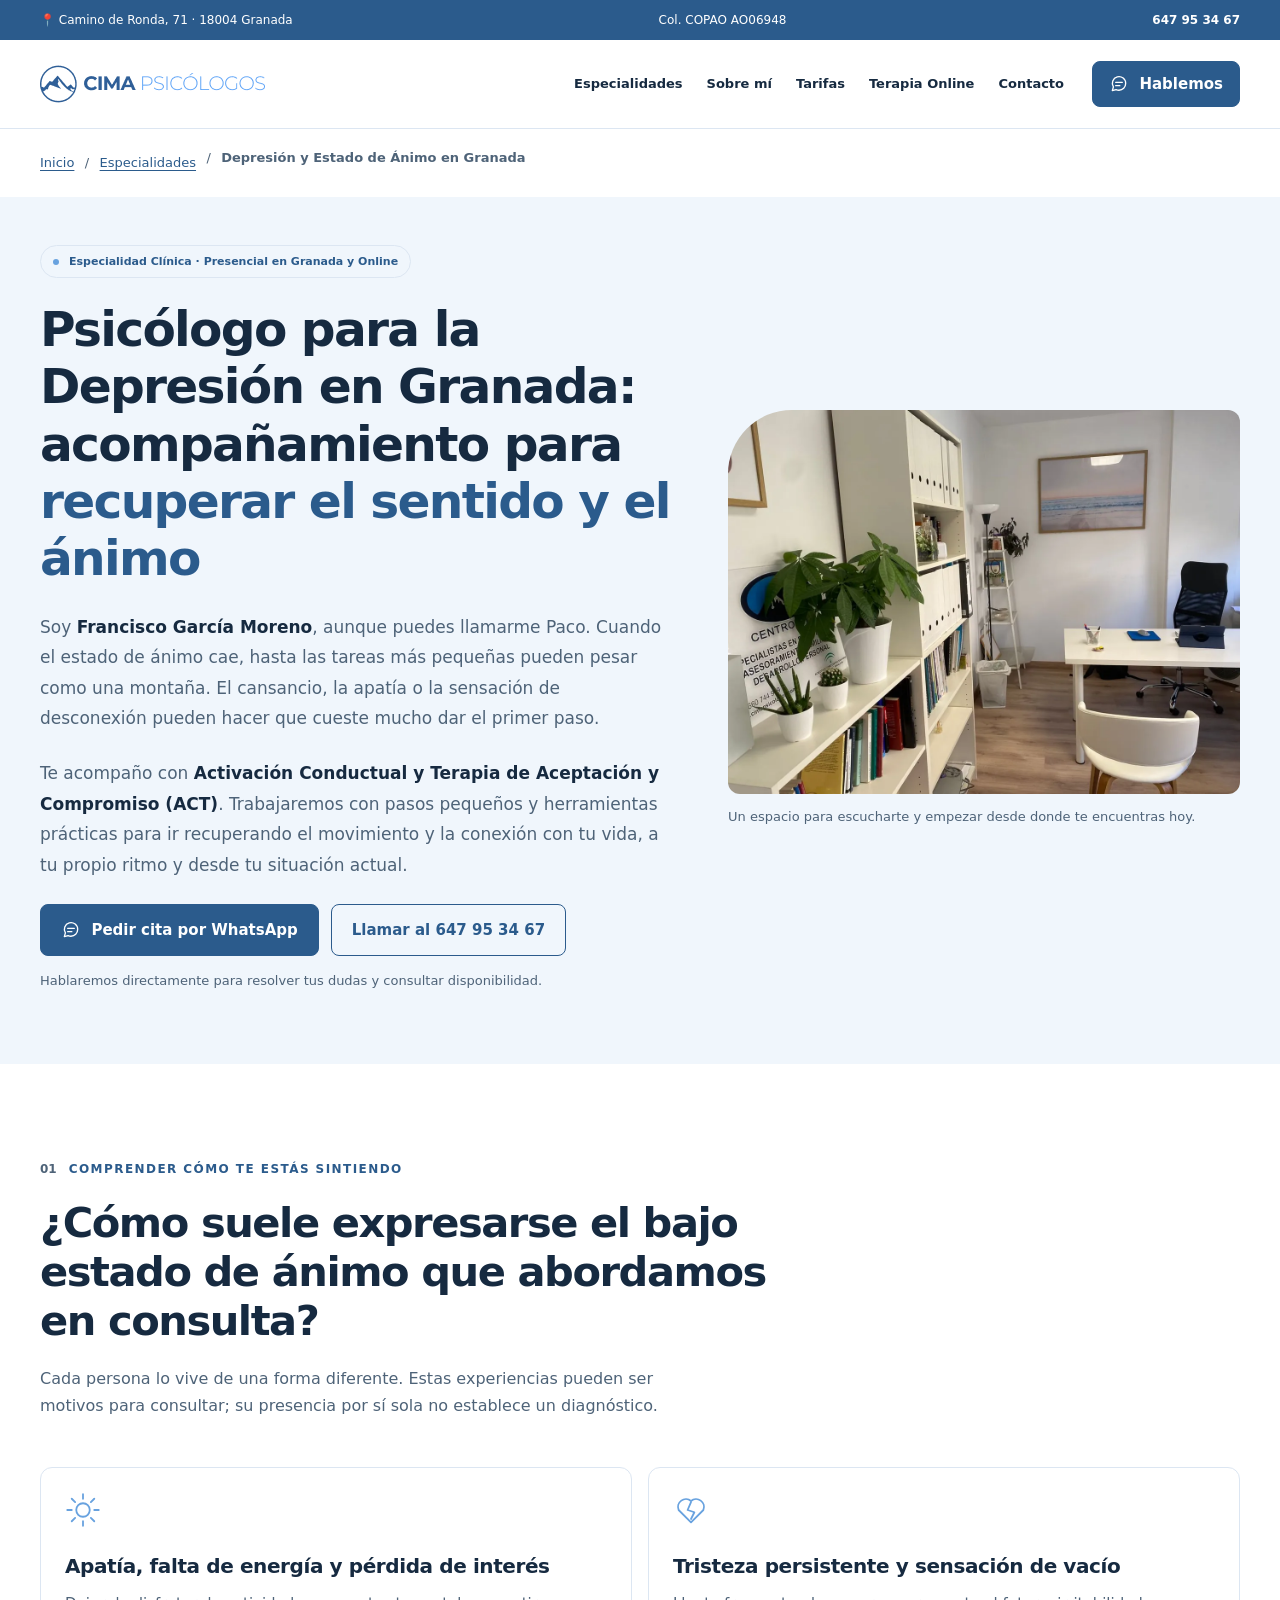
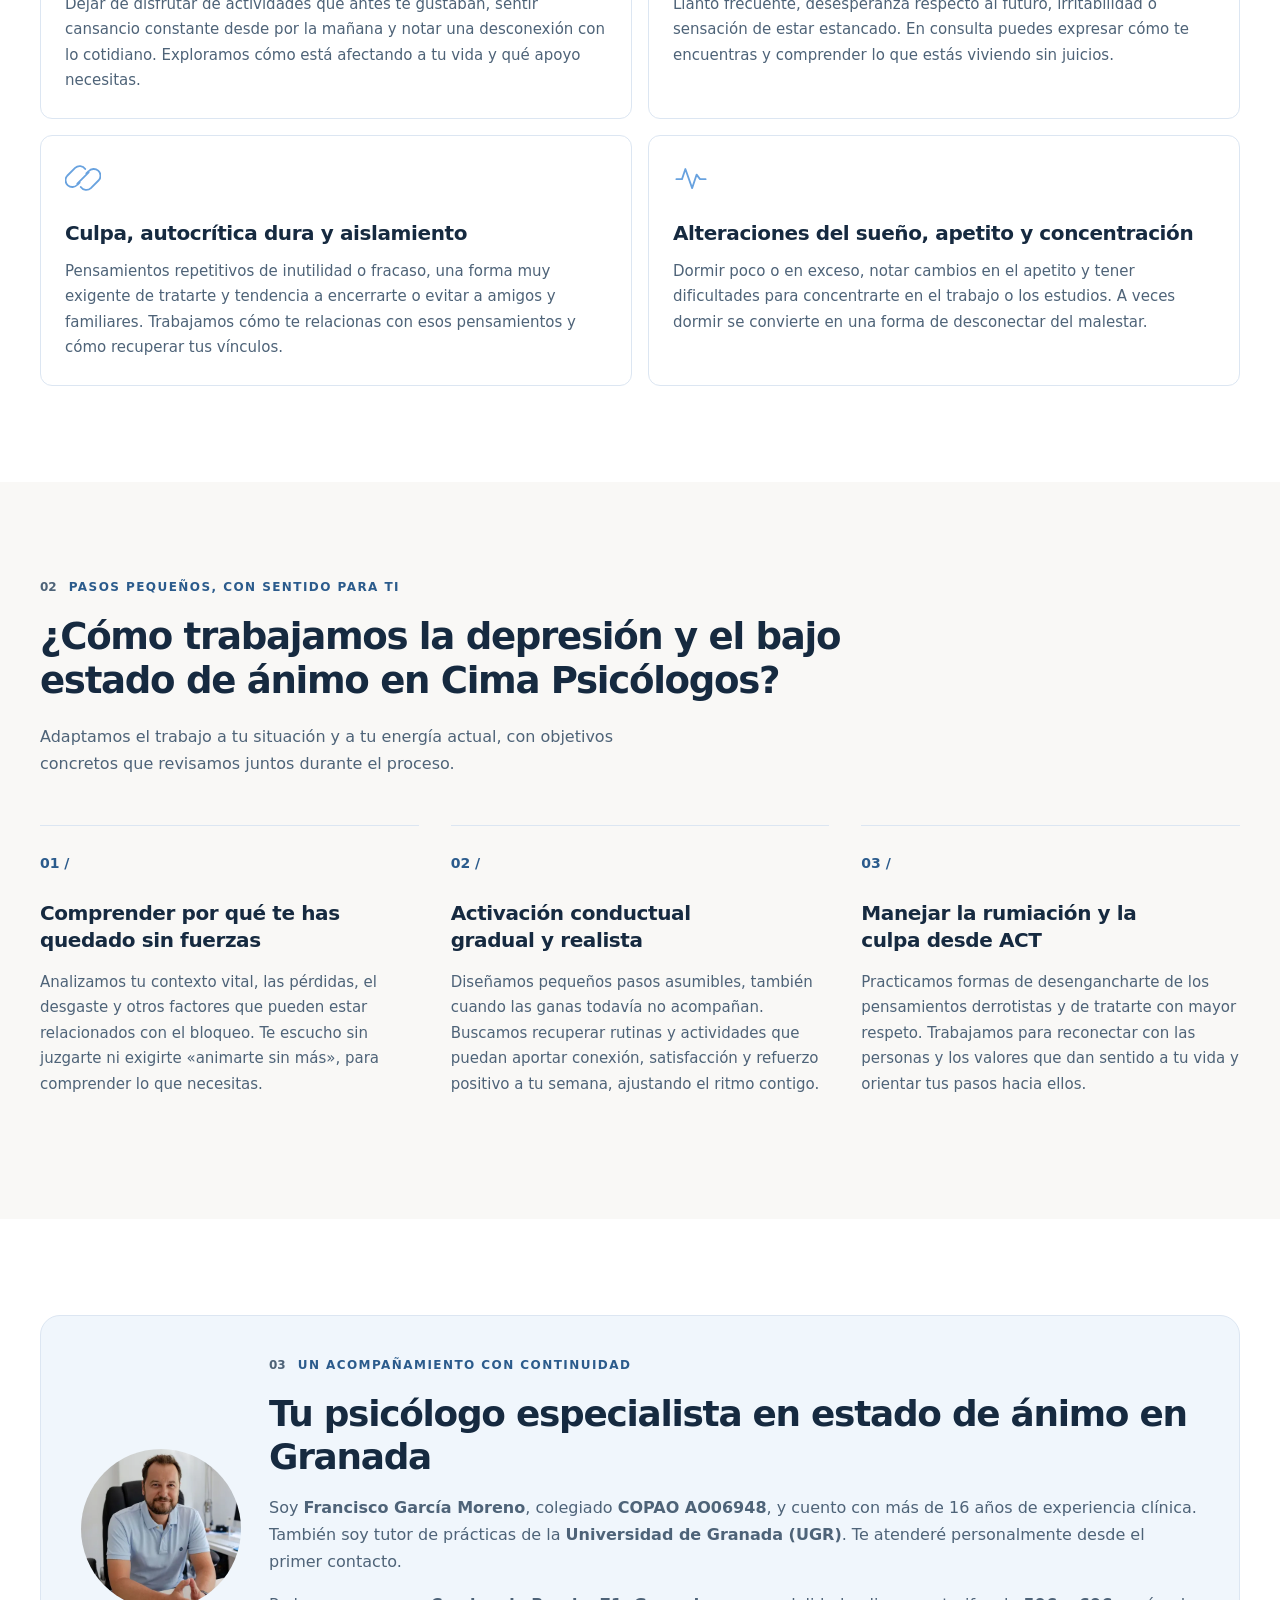
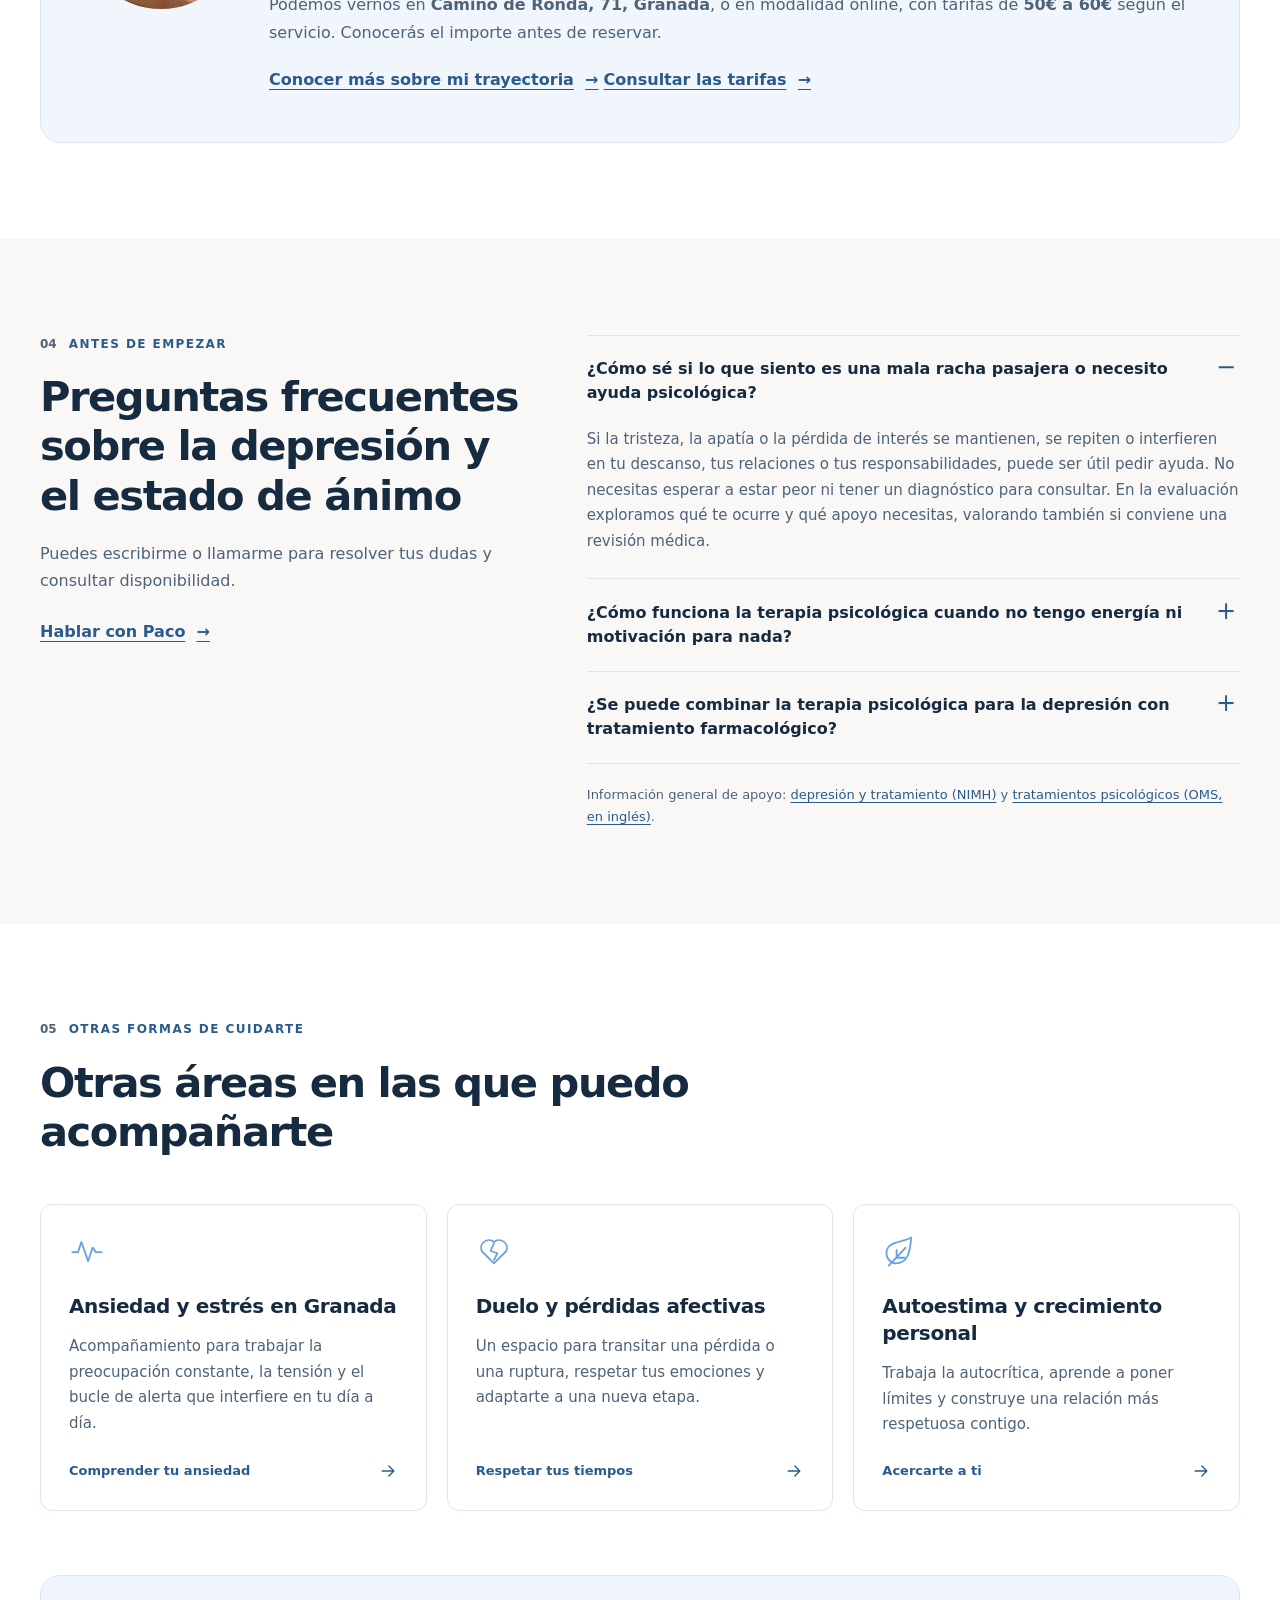
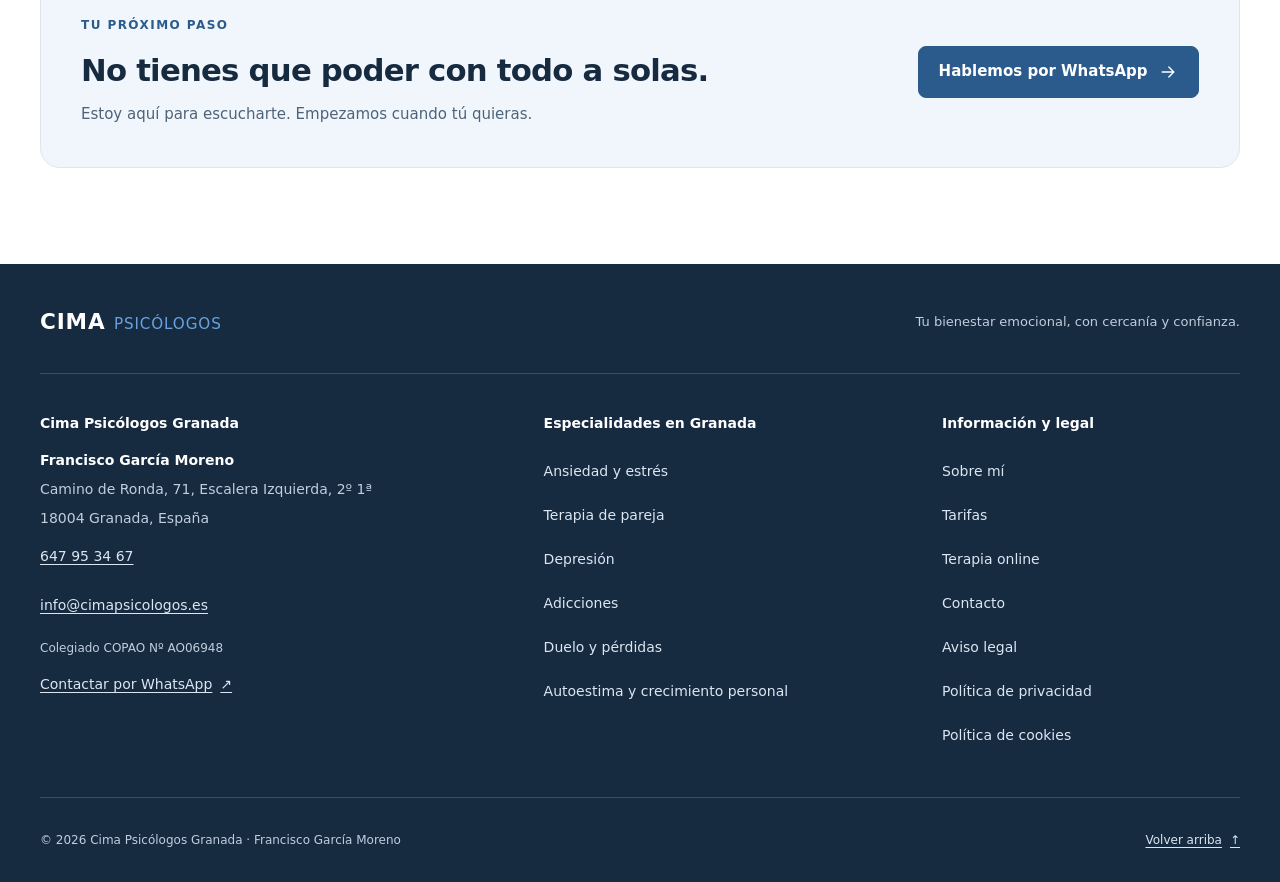
<file: tratamiento-depresion-granada/index.html>
<!doctype html>
<html lang="es">
<head>
  <meta charset="utf-8">
  <meta name="viewport" content="width=device-width, initial-scale=1">
  <meta name="color-scheme" content="light">
  <meta name="theme-color" content="#2B5B8C">
  <title>Psicólogo para la Depresión en Granada | Cima Psicólogos - Paco García</title>
  <meta name="description" content="Tratamiento psicológico de la depresión, apatía y bajo estado de ánimo en Granada (Camino de Ronda, 71) y online. Francisco García Moreno (Col. AO06948). Pide cita.">
  <link rel="canonical" href="https://cimapsicologosgranada.es/tratamiento-depresion-granada/">
  <meta name="robots" content="index, follow, max-image-preview:large">
  <meta name="author" content="Francisco García Moreno">
  <meta property="og:type" content="website">
  <meta property="og:locale" content="es_ES">
  <meta property="og:site_name" content="Cima Psicólogos Granada">
  <meta property="og:title" content="Psicólogo para la Depresión en Granada | Cima Psicólogos - Paco García">
  <meta property="og:description" content="Tratamiento psicológico de la depresión, apatía y bajo estado de ánimo en Granada (Camino de Ronda, 71) y online. Francisco García Moreno (Col. AO06948). Pide cita.">
  <meta property="og:url" content="https://cimapsicologosgranada.es/tratamiento-depresion-granada/">
  <meta property="og:image" content="https://cimapsicologosgranada.es/assets/img/consulta-social.webp">
  <meta property="og:image:secure_url" content="https://cimapsicologosgranada.es/assets/img/consulta-social.webp">
  <meta property="og:image:type" content="image/webp">
  <meta property="og:image:width" content="1200">
  <meta property="og:image:height" content="900">
  <meta property="og:image:alt" content="Interior de la consulta de Cima Psicólogos en Camino de Ronda, Granada">
  <meta name="twitter:card" content="summary_large_image">
  <meta name="twitter:title" content="Psicólogo para la Depresión en Granada | Cima Psicólogos - Paco García">
  <meta name="twitter:description" content="Tratamiento psicológico de la depresión, apatía y bajo estado de ánimo en Granada (Camino de Ronda, 71) y online. Francisco García Moreno (Col. AO06948). Pide cita.">
  <meta name="twitter:image" content="https://cimapsicologosgranada.es/assets/img/consulta-social.webp">
  <meta name="twitter:image:alt" content="Consulta de Cima Psicólogos Granada">
  <link rel="icon" href="/favicon.ico" type="image/x-icon">
  <link rel="stylesheet" href="/assets/css/styles.css">
  <!-- Las entidades conservan los mismos identificadores que la página de inicio. -->
  <script type="application/ld+json">
{
  "@context": "https://schema.org",
  "@graph": [
    {
      "@type": "BreadcrumbList",
      "@id": "https://cimapsicologosgranada.es/tratamiento-depresion-granada/#migas-de-pan",
      "itemListElement": [
        {
          "@type": "ListItem",
          "position": 1,
          "name": "Inicio",
          "item": "https://cimapsicologosgranada.es/"
        },
        {
          "@type": "ListItem",
          "position": 2,
          "name": "Depresión y Estado de Ánimo en Granada",
          "item": "https://cimapsicologosgranada.es/tratamiento-depresion-granada/"
        }
      ]
    },
    {
      "@type": "MedicalWebPage",
      "@id": "https://cimapsicologosgranada.es/tratamiento-depresion-granada/#pagina",
      "url": "https://cimapsicologosgranada.es/tratamiento-depresion-granada/",
      "name": "Psicólogo para la Depresión en Granada | Cima Psicólogos - Paco García",
      "description": "Tratamiento psicológico de la depresión, apatía y bajo estado de ánimo en Granada (Camino de Ronda, 71) y online. Francisco García Moreno (Col. AO06948). Pide cita.",
      "inLanguage": "es",
      "about": {
        "@type": "MedicalTherapy",
        "name": "Tratamiento psicológico de la depresión y el bajo estado de ánimo",
        "description": "Acompañamiento individualizado para abordar depresión, apatía y bajo estado de ánimo mediante Activación Conductual y Terapia de Aceptación y Compromiso (ACT), en Granada y online."
      },
      "provider": {
        "@id": "https://cimapsicologosgranada.es/#consulta"
      },
      "author": {
        "@id": "https://cimapsicologosgranada.es/#francisco"
      },
      "breadcrumb": {
        "@id": "https://cimapsicologosgranada.es/tratamiento-depresion-granada/#migas-de-pan"
      },
      "hasPart": {
        "@id": "https://cimapsicologosgranada.es/tratamiento-depresion-granada/#preguntas-frecuentes"
      },
      "primaryImageOfPage": {
        "@type": "ImageObject",
        "url": "https://cimapsicologosgranada.es/assets/img/consulta-social.webp",
        "width": 1200,
        "height": 900
      },
      "citation": [
        "https://www.nimh.nih.gov/health/topics/depression",
        "https://www.who.int/news-room/fact-sheets/detail/depression"
      ]
    },
    {
      "@type": "FAQPage",
      "@id": "https://cimapsicologosgranada.es/tratamiento-depresion-granada/#preguntas-frecuentes",
      "inLanguage": "es",
      "mainEntity": [
        {
          "@type": "Question",
          "name": "¿Cómo sé si lo que siento es una mala racha pasajera o necesito ayuda psicológica?",
          "acceptedAnswer": {
            "@type": "Answer",
            "text": "Si la tristeza, la apatía o la pérdida de interés se mantienen, se repiten o interfieren en tu descanso, tus relaciones o tus responsabilidades, puede ser útil pedir ayuda. No necesitas esperar a estar peor ni tener un diagnóstico para consultar. En la evaluación exploramos qué te ocurre y qué apoyo necesitas, valorando también si conviene una revisión médica."
          }
        },
        {
          "@type": "Question",
          "name": "¿Cómo funciona la terapia psicológica cuando no tengo energía ni motivación para nada?",
          "acceptedAnswer": {
            "@type": "Answer",
            "text": "El trabajo se adapta a tu nivel de energía actual. Empezamos con objetivos mínimos, concretos y asumibles, y ajustamos el ritmo según cómo te encuentres. A través de la activación conductual, acordamos pequeños pasos para recuperar rutinas, actividades y vínculos que tengan sentido para ti. No necesitas sentirte motivado de antemano para empezar a explorar qué apoyo te puede ayudar."
          }
        },
        {
          "@type": "Question",
          "name": "¿Se puede combinar la terapia psicológica para la depresión con tratamiento farmacológico?",
          "acceptedAnswer": {
            "@type": "Answer",
            "text": "Sí. La psicoterapia y el tratamiento farmacológico pueden combinarse cuando la valoración individual lo aconseja. Cualquier pauta de medicación, incluidos los cambios de dosis o su retirada, corresponde al médico o psiquiatra. Desde la terapia podemos trabajar en coordinación con ese profesional cuando sea necesario y con tu consentimiento. Si ya tomas medicación, consulta con quien te la prescribe antes de hacer cambios."
          }
        }
      ]
    },
    {
      "@type": "MedicalBusiness",
      "@id": "https://cimapsicologosgranada.es/#consulta",
      "name": "Cima Psicólogos Granada - Francisco García Moreno",
      "description": "Consulta de psicología sanitaria en Granada y online, dirigida por Francisco García Moreno, colegiado COPAO AO06948.",
      "url": "https://cimapsicologosgranada.es/",
      "logo": "https://cimapsicologosgranada.es/assets/img/logo-cima-psicologos.webp",
      "image": "https://cimapsicologosgranada.es/assets/img/consulta-social.webp",
      "telephone": "+34647953467",
      "email": "info@cimapsicologos.es",
      "priceRange": "50€ - 60€",
      "currenciesAccepted": "EUR",
      "address": {
        "@type": "PostalAddress",
        "streetAddress": "Camino de Ronda, 71, Escalera Izquierda, 2º 1ª",
        "postalCode": "18004",
        "addressLocality": "Granada",
        "addressRegion": "Granada",
        "addressCountry": "ES"
      },
      "geo": {
          "@type": "GeoCoordinates",
          "latitude": 37.1695,
          "longitude": -3.6062
      },
      "areaServed": {
          "@type": "City",
          "name": "Granada"
      },
      "founder": {
        "@id": "https://cimapsicologosgranada.es/#francisco"
      },
      "sameAs": [
        "https://www.doctoralia.es/francisco-garcia-moreno/psicologo/granada",
        "https://www.topdoctors.es/doctor/francisco-garcia-moreno/"
      ]
    },
    {
      "@type": "Person",
      "@id": "https://cimapsicologosgranada.es/#francisco",
      "name": "Francisco García Moreno",
      "jobTitle": "Psicólogo General Sanitario",
      "image": "https://cimapsicologosgranada.es/assets/img/francisco-garcia-moreno.webp",
      "worksFor": {
        "@id": "https://cimapsicologosgranada.es/#consulta"
      },
      "identifier": {
        "@type": "PropertyValue",
        "propertyID": "Colegiado COPAO",
        "value": "AO06948"
      },
      "sameAs": [
        "https://www.doctoralia.es/francisco-garcia-moreno/psicologo/granada",
        "https://www.topdoctors.es/doctor/francisco-garcia-moreno/"
      ]
    }
  ]
}
  </script>
</head>
<body>
  <a class="skip-link" href="#contenido">Saltar al contenido</a>

  <!-- Símbolos propios, locales y decorativos; ninguna librería de iconos. -->
  <svg class="icon-definitions" xmlns="http://www.w3.org/2000/svg" aria-hidden="true" focusable="false">
    <defs>
      <symbol id="icon-arrow" viewBox="0 0 24 24"><path d="M5 12h14m-6-6 6 6-6 6"/></symbol>
      <symbol id="icon-chat" viewBox="0 0 24 24"><path d="M20 11.5a8 8 0 0 1-8 8 9 9 0 0 1-3.5-.8L4 20l1.3-4.5a8 8 0 1 1 14.7-4Z"/><path d="M8 10h8M8 14h5"/></symbol>
      <symbol id="icon-wave" viewBox="0 0 32 32"><path d="M3 17h5l3-9 6 17 4-12 3 4h5"/></symbol>
      <symbol id="icon-heart" viewBox="0 0 32 32"><path d="M16 27 5 16a7 7 0 0 1 11-8 7 7 0 0 1 11 8Z"/><path d="m16 9-3 7 6 2-3 6"/></symbol>
      <symbol id="icon-sun" viewBox="0 0 32 32"><circle cx="16" cy="16" r="6"/><path d="M16 2v4m0 20v4M2 16h4m20 0h4M6 6l3 3m14 14 3 3M6 26l3-3M23 9l3-3"/></symbol>
      <symbol id="icon-link" viewBox="0 0 32 32"><path d="m13 20-2 2a6 6 0 0 1-9-8l7-7a6 6 0 0 1 9 1m1 4 2-2a6 6 0 0 1 9 8l-7 7a6 6 0 0 1-9-1M11 21l10-10"/></symbol>
      <symbol id="icon-leaf" viewBox="0 0 32 32"><path d="M26 4c-1 13-3 23-14 23A9 9 0 0 1 4 17C5 7 17 9 26 4Z"/><path d="M6 29 21 13m-8 9v-7m0 7h7"/></symbol>
      <symbol id="icon-mountain" viewBox="0 0 32 32"><path d="m2 27 10-17 5 8 4-13 9 22ZM8 17l4 3 4-3m2-3 3 2 3-2"/></symbol>
      <symbol id="icon-check" viewBox="0 0 24 24"><path d="m5 12 4 4L19 6"/></symbol>
    </defs>
  </svg>

  <div class="topbar" role="region" aria-label="Datos de contacto de la consulta">
    <div class="container topbar__inner">
      <span class="topbar__address"><span aria-hidden="true">📍</span> Camino de Ronda, 71 · 18004 Granada</span>
      <span class="topbar__registration">Col. COPAO AO06948</span>
      <a href="tel:+34647953467">647 95 34 67</a>
    </div>
  </div>

  <header class="site-header">
    <div class="container header-inner">
      <a class="brand" href="/" aria-label="Cima Psicólogos Granada, inicio">
        <img src="/assets/img/logo-cima-psicologos.webp" alt="Cima Psicólogos Granada" width="225" height="38" decoding="async">
      </a>
      <nav class="desktop-nav" aria-label="Navegación principal">
        <ul class="nav-list">
          <li><a href="/#especialidades">Especialidades</a></li>
          <li><a href="/sobre-nosotros/">Sobre mí</a></li>
          <li><a href="/tarifas/">Tarifas</a></li>
          <li><a href="/psicologo-online/">Terapia Online</a></li>
          <li><a href="/contacto/">Contacto</a></li>
        </ul>
      </nav>
      <a class="button button--small header-cta" href="https://wa.me/34647953467?text=Hola%20Paco,%20me%20gustar%C3%ADa%20solicitar%20informaci%C3%B3n%20para%20pedir%20una%20cita">
        <svg class="icon" aria-hidden="true" focusable="false"><use href="#icon-chat"/></svg>
        <span>Hablemos</span>
      </a>
      <!-- Menú nativo: funciona con teclado, lector de pantalla y sin JS. -->
      <details class="mobile-menu">
        <summary>Menú <span class="menu-lines" aria-hidden="true"></span></summary>
        <nav aria-label="Navegación principal móvil">
          <ul>
            <li><a href="/#especialidades">Especialidades</a></li>
            <li><a href="/sobre-nosotros/">Sobre mí</a></li>
            <li><a href="/tarifas/">Tarifas</a></li>
            <li><a href="/psicologo-online/">Terapia Online</a></li>
            <li><a href="/contacto/">Contacto</a></li>
          </ul>
          <a class="button" href="https://wa.me/34647953467?text=Hola%20Paco,%20me%20gustar%C3%ADa%20solicitar%20informaci%C3%B3n%20para%20pedir%20una%20cita">Hablar por WhatsApp</a>
          <a class="mobile-menu__phone" href="tel:+34647953467">O llámame al 647 95 34 67</a>
        </nav>
      </details>
    </div>
  </header>

  <main id="contenido" tabindex="-1">
    <nav aria-label="Migas de pan" class="container breadcrumbs">
      <ol><li><a href="/">Inicio</a></li><li><a href="/#especialidades">Especialidades</a></li><li><span aria-current="page">Depresión y Estado de Ánimo en Granada</span></li></ol>
    </nav>

    <section class="page-hero" aria-labelledby="depresion-titulo">
      <div class="container page-hero__grid">
        <div>
          <p class="badge"><span class="badge__dot" aria-hidden="true"></span>Especialidad Clínica · Presencial en Granada y Online</p>
          <h1 id="depresion-titulo">Psicólogo para la Depresión en Granada: acompañamiento para <span>recuperar el sentido y el ánimo</span></h1>
          <p class="hero-description">Soy <strong>Francisco García Moreno</strong>, aunque puedes llamarme Paco. Cuando el estado de ánimo cae, hasta las tareas más pequeñas pueden pesar como una montaña. El cansancio, la apatía o la sensación de desconexión pueden hacer que cueste mucho dar el primer paso.</p>
          <p class="hero-description">Te acompaño con <strong>Activación Conductual y Terapia de Aceptación y Compromiso (ACT)</strong>. Trabajaremos con pasos pequeños y herramientas prácticas para ir recuperando el movimiento y la conexión con tu vida, a tu propio ritmo y desde tu situación actual.</p>
          <div class="button-group">
            <a class="button" href="https://wa.me/34647953467?text=Hola%20Paco,%20me%20gustar%C3%ADa%20solicitar%20informaci%C3%B3n%20sobre%20terapia%20para%20el%20estado%20de%20%C3%A1nimo"><svg class="icon" aria-hidden="true" focusable="false"><use href="#icon-chat"/></svg>Pedir cita por WhatsApp</a>
            <a class="button button--outline" href="tel:+34647953467">Llamar al 647 95 34 67</a>
          </div>
          <p class="hero-note">Hablaremos directamente para resolver tus dudas y consultar disponibilidad.</p>
        </div>
        <figure>
          <img class="page-hero__image" src="/assets/img/consulta-social.webp" width="1200" height="900" alt="Consulta de Cima Psicólogos en Camino de Ronda, 71, Granada" fetchpriority="high" loading="eager" decoding="async">
          <figcaption>Un espacio para escucharte y empezar desde donde te encuentras hoy.</figcaption>
        </figure>
      </div>
    </section>

    <section class="section" id="sintomas" aria-labelledby="sintomas-titulo">
      <div class="container">
        <div class="section-heading"><p class="eyebrow"><span>01</span> Comprender cómo te estás sintiendo</p><h2 id="sintomas-titulo">¿Cómo suele expresarse el bajo estado de ánimo que abordamos en consulta?</h2><p>Cada persona lo vive de una forma diferente. Estas experiencias pueden ser motivos para consultar; su presencia por sí sola no establece un diagnóstico.</p></div>
        <div class="symptom-grid">
          <article class="symptom-card"><svg class="specialty-icon" aria-hidden="true" focusable="false"><use href="#icon-sun"/></svg><h3>Apatía, falta de energía y pérdida de interés</h3><p>Dejar de disfrutar de actividades que antes te gustaban, sentir cansancio constante desde por la mañana y notar una desconexión con lo cotidiano. Exploramos cómo está afectando a tu vida y qué apoyo necesitas.</p></article>
          <article class="symptom-card"><svg class="specialty-icon" aria-hidden="true" focusable="false"><use href="#icon-heart"/></svg><h3>Tristeza persistente y sensación de vacío</h3><p>Llanto frecuente, desesperanza respecto al futuro, irritabilidad o sensación de estar estancado. En consulta puedes expresar cómo te encuentras y comprender lo que estás viviendo sin juicios.</p></article>
          <article class="symptom-card"><svg class="specialty-icon" aria-hidden="true" focusable="false"><use href="#icon-link"/></svg><h3>Culpa, autocrítica dura y aislamiento</h3><p>Pensamientos repetitivos de inutilidad o fracaso, una forma muy exigente de tratarte y tendencia a encerrarte o evitar a amigos y familiares. Trabajamos cómo te relacionas con esos pensamientos y cómo recuperar tus vínculos.</p></article>
          <article class="symptom-card"><svg class="specialty-icon" aria-hidden="true" focusable="false"><use href="#icon-wave"/></svg><h3>Alteraciones del sueño, apetito y concentración</h3><p>Dormir poco o en exceso, notar cambios en el apetito y tener dificultades para concentrarte en el trabajo o los estudios. A veces dormir se convierte en una forma de desconectar del malestar.</p></article>
        </div>
      </div>
    </section>

    <section class="section about" id="tratamiento" aria-labelledby="tratamiento-titulo">
      <div class="container">
        <div class="section-heading section-heading--wide"><p class="eyebrow"><span>02</span> Pasos pequeños, con sentido para ti</p><h2 id="tratamiento-titulo">¿Cómo trabajamos la depresión y el bajo estado de ánimo en Cima Psicólogos?</h2><p>Adaptamos el trabajo a tu situación y a tu energía actual, con objetivos concretos que revisamos juntos durante el proceso.</p></div>
        <div class="three-grid pillars">
          <article class="pillar"><span class="pillar__number" aria-hidden="true">01 /</span><h3>Comprender por qué te has quedado sin fuerzas</h3><p>Analizamos tu contexto vital, las pérdidas, el desgaste y otros factores que pueden estar relacionados con el bloqueo. Te escucho sin juzgarte ni exigirte «animarte sin más», para comprender lo que necesitas.</p></article>
          <article class="pillar"><span class="pillar__number" aria-hidden="true">02 /</span><h3>Activación conductual gradual y realista</h3><p>Diseñamos pequeños pasos asumibles, también cuando las ganas todavía no acompañan. Buscamos recuperar rutinas y actividades que puedan aportar conexión, satisfacción y refuerzo positivo a tu semana, ajustando el ritmo contigo.</p></article>
          <article class="pillar"><span class="pillar__number" aria-hidden="true">03 /</span><h3>Manejar la rumiación y la culpa desde ACT</h3><p>Practicamos formas de desengancharte de los pensamientos derrotistas y de tratarte con mayor respeto. Trabajamos para reconectar con las personas y los valores que dan sentido a tu vida y orientar tus pasos hacia ellos.</p></article>
        </div>
      </div>
    </section>

    <section class="section" aria-labelledby="terapeuta-titulo">
      <div class="container therapist-brief">
        <img src="/assets/img/francisco-garcia-moreno-480.webp" width="480" height="480" alt="Francisco García Moreno, Paco, psicólogo de Cima Psicólogos Granada" loading="lazy" decoding="async">
        <div>
          <p class="eyebrow"><span>03</span> Un acompañamiento con continuidad</p>
          <h2 id="terapeuta-titulo">Tu psicólogo especialista en estado de ánimo en Granada</h2>
          <p>Soy <strong>Francisco García Moreno</strong>, colegiado <strong>COPAO AO06948</strong>, y cuento con más de 16 años de experiencia clínica. También soy tutor de prácticas de la <strong>Universidad de Granada (UGR)</strong>. Te atenderé personalmente desde el primer contacto.</p>
          <p>Podemos vernos en <strong>Camino de Ronda, 71, Granada</strong>, o en modalidad online, con tarifas de <strong>50€ a 60€</strong> según el servicio. Conocerás el importe antes de reservar.</p>
          <a class="text-link" href="/sobre-nosotros/">Conocer más sobre mi trayectoria <span aria-hidden="true">→</span></a>
          <a class="text-link" href="/tarifas/">Consultar las tarifas <span aria-hidden="true">→</span></a>
        </div>
      </div>
    </section>

    <section class="section faq-section" id="preguntas-frecuentes" aria-labelledby="faq-titulo">
      <div class="container faq-grid">
        <div class="faq-intro"><p class="eyebrow"><span>04</span> Antes de empezar</p><h2 id="faq-titulo">Preguntas frecuentes sobre la depresión y el estado de ánimo</h2><p>Puedes escribirme o llamarme para resolver tus dudas y consultar disponibilidad.</p><a class="text-link" href="https://wa.me/34647953467?text=Hola%20Paco,%20me%20gustar%C3%ADa%20solicitar%20informaci%C3%B3n%20sobre%20terapia%20para%20el%20estado%20de%20%C3%A1nimo">Hablar con Paco <span aria-hidden="true">→</span></a></div>
        <div class="faq-list">
          <details open><summary>¿Cómo sé si lo que siento es una mala racha pasajera o necesito ayuda psicológica?</summary><div class="faq-answer"><p>Si la tristeza, la apatía o la pérdida de interés se mantienen, se repiten o interfieren en tu descanso, tus relaciones o tus responsabilidades, puede ser útil pedir ayuda. No necesitas esperar a estar peor ni tener un diagnóstico para consultar. En la evaluación exploramos qué te ocurre y qué apoyo necesitas, valorando también si conviene una revisión médica.</p></div></details>
          <details><summary>¿Cómo funciona la terapia psicológica cuando no tengo energía ni motivación para nada?</summary><div class="faq-answer"><p>El trabajo se adapta a tu nivel de energía actual. Empezamos con objetivos mínimos, concretos y asumibles, y ajustamos el ritmo según cómo te encuentres. A través de la activación conductual, acordamos pequeños pasos para recuperar rutinas, actividades y vínculos que tengan sentido para ti. No necesitas sentirte motivado de antemano para empezar a explorar qué apoyo te puede ayudar.</p></div></details>
          <details><summary>¿Se puede combinar la terapia psicológica para la depresión con tratamiento farmacológico?</summary><div class="faq-answer"><p>Sí. La psicoterapia y el tratamiento farmacológico pueden combinarse cuando la valoración individual lo aconseja. Cualquier pauta de medicación, incluidos los cambios de dosis o su retirada, corresponde al médico o psiquiatra. Desde la terapia podemos trabajar en coordinación con ese profesional cuando sea necesario y con tu consentimiento. Si ya tomas medicación, consulta con quien te la prescribe antes de hacer cambios.</p></div></details>
          <p class="clinical-source">Información general de apoyo: <a href="https://www.nimh.nih.gov/health/topics/depression">depresión y tratamiento (NIMH)</a> y <a href="https://www.who.int/news-room/fact-sheets/detail/depression">tratamientos psicológicos (OMS, en inglés)</a>.</p>
        </div>
      </div>
    </section>

    <section class="section" aria-labelledby="relacionadas-titulo">
      <div class="container">
        <div class="section-heading"><p class="eyebrow"><span>05</span> Otras formas de cuidarte</p><h2 id="relacionadas-titulo">Otras áreas en las que puedo acompañarte</h2></div>
        <div class="three-grid">
          <article class="specialty-card"><div class="card-top"><svg class="specialty-icon" aria-hidden="true" focusable="false"><use href="#icon-wave"/></svg></div><h3><a href="/terapia-ansiedad-granada/">Ansiedad y estrés en Granada</a></h3><p>Acompañamiento para trabajar la preocupación constante, la tensión y el bucle de alerta que interfiere en tu día a día.</p><span class="card-link" aria-hidden="true">Comprender tu ansiedad <svg class="icon"><use href="#icon-arrow"/></svg></span></article>
          <article class="specialty-card"><div class="card-top"><svg class="specialty-icon" aria-hidden="true" focusable="false"><use href="#icon-heart"/></svg></div><h3><a href="/psicologo-duelo-granada/">Duelo y pérdidas afectivas</a></h3><p>Un espacio para transitar una pérdida o una ruptura, respetar tus emociones y adaptarte a una nueva etapa.</p><span class="card-link" aria-hidden="true">Respetar tus tiempos <svg class="icon"><use href="#icon-arrow"/></svg></span></article>
          <article class="specialty-card"><div class="card-top"><svg class="specialty-icon" aria-hidden="true" focusable="false"><use href="#icon-leaf"/></svg></div><h3><a href="/psicologo-autoestima-granada/">Autoestima y crecimiento personal</a></h3><p>Trabaja la autocrítica, aprende a poner límites y construye una relación más respetuosa contigo.</p><span class="card-link" aria-hidden="true">Acercarte a ti <svg class="icon"><use href="#icon-arrow"/></svg></span></article>
        </div>
      </div>
      <div class="container"><div class="contact-banner"><div><p class="eyebrow">Tu próximo paso</p><p class="contact-banner__title">No tienes que poder con todo a solas.</p><p>Estoy aquí para escucharte. Empezamos cuando tú quieras.</p></div><a class="button" href="https://wa.me/34647953467?text=Hola%20Paco,%20me%20gustar%C3%ADa%20solicitar%20informaci%C3%B3n%20para%20pedir%20una%20cita">Hablemos por WhatsApp <svg class="icon" aria-hidden="true" focusable="false"><use href="#icon-arrow"/></svg></a></div></div>
    </section>
  </main>

  <footer class="site-footer">
    <div class="container">
      <div class="footer-brand-row"><a class="footer-brand" href="/">CIMA <span>PSICÓLOGOS</span></a><p>Tu bienestar emocional, con cercanía y confianza.</p></div>
      <div class="footer-grid">
        <div><h2 class="footer-title">Cima Psicólogos Granada</h2><address><strong>Francisco García Moreno</strong><span>Camino de Ronda, 71, Escalera Izquierda, 2º 1ª</span><span>18004 Granada, España</span><a href="tel:+34647953467">647 95 34 67</a><a href="mailto:info@cimapsicologos.es">info@cimapsicologos.es</a></address><p class="footer-registration">Colegiado COPAO Nº AO06948</p><a class="footer-contact" href="https://wa.me/34647953467?text=Hola%20Paco,%20me%20gustar%C3%ADa%20solicitar%20informaci%C3%B3n%20para%20pedir%20una%20cita">Contactar por WhatsApp <span aria-hidden="true">↗</span></a></div>
        <nav aria-labelledby="footer-especialidades"><h2 class="footer-title" id="footer-especialidades">Especialidades en Granada</h2><ul><li><a href="/terapia-ansiedad-granada/">Ansiedad y estrés</a></li><li><a href="/terapia-pareja-granada/">Terapia de pareja</a></li><li><a href="/tratamiento-depresion-granada/">Depresión</a></li><li><a href="/terapia-adicciones-granada/">Adicciones</a></li><li><a href="/psicologo-duelo-granada/">Duelo y pérdidas</a></li><li><a href="/psicologo-autoestima-granada/">Autoestima y crecimiento personal</a></li></ul></nav>
        <nav aria-labelledby="footer-informacion"><h2 class="footer-title" id="footer-informacion">Información y legal</h2><ul><li><a href="/sobre-nosotros/">Sobre mí</a></li><li><a href="/tarifas/">Tarifas</a></li><li><a href="/psicologo-online/">Terapia online</a></li><li><a href="/contacto/">Contacto</a></li><li><a href="/aviso-legal/">Aviso legal</a></li><li><a href="/politica-de-privacidad/">Política de privacidad</a></li><li><a href="/politica-de-cookies/">Política de cookies</a></li></ul></nav>
      </div>
      <div class="footer-bottom"><p>© 2026 Cima Psicólogos Granada · Francisco García Moreno</p><a href="#contenido">Volver arriba <span aria-hidden="true">↑</span></a></div>
    </div>
  </footer>
</body>
</html>
</file>
<file: assets/css/styles.css>
/* Cima Psicólogos Granada · HTML/CSS nativos, sin dependencias. */
:root {
  --primary: #2B5B8C;
  --primary-hover: #1E4268;
  --secondary: #68A2DF;
  --bg-main: #FFFFFF;
  --bg-ice: #F0F6FC;
  --bg-warm: #F9F8F6;
  --text-dark: #162A40;
  --text-muted: #4E6378;
  --border: #DCE6F2;
  --font: system-ui, -apple-system, sans-serif;
  --container: 75rem;
  --radius: 1.25rem;
  --shadow: 0 12px 32px rgb(22 42 64 / 7%);
}

/* Base, teclado y preferencias del usuario. */
*, *::before, *::after { box-sizing: border-box; }
html { scroll-padding-top: 7rem; -webkit-text-size-adjust: 100%; }
body { margin: 0; color: var(--text-dark); background: var(--bg-main); font-family: var(--font); font-size: 1rem; line-height: 1.7; }
h1, h2, h3, p, figure, blockquote { margin: 0; }
h1, h2, h3 { line-height: 1.18; font-weight: 650; letter-spacing: -.035em; overflow-wrap: break-word; }
h1 { font-size: clamp(2.15rem, 4.3vw, 3.6rem); }
h2 { font-size: clamp(1.8rem, 3.25vw, 2.75rem); }
h3 { font-size: 1.25rem; line-height: 1.35; letter-spacing: -.02em; }
p { overflow-wrap: break-word; }
p + p { margin-top: 1rem; }
a { color: var(--primary); text-underline-offset: .22em; text-decoration-thickness: 1px; }
a:hover { color: var(--primary-hover); }
img { display: block; max-width: 100%; height: auto; }
svg { display: inline-block; flex-shrink: 0; fill: none; stroke: currentColor; stroke-width: 1.6; stroke-linecap: round; stroke-linejoin: round; }
button, summary, a { -webkit-tap-highlight-color: rgb(104 162 223 / 20%); }
:focus-visible { outline: 3px solid var(--primary); outline-offset: 5px; }
[tabindex="-1"]:focus:not(:focus-visible) { outline: none; }
::selection { color: var(--text-dark); background: #d8e9fa; }
.container { width: min(var(--container), calc(100% - 2.5rem)); margin-inline: auto; }
.icon { width: 1.25rem; height: 1.25rem; vertical-align: middle; }
.icon-definitions { position: absolute; width: 0; height: 0; overflow: hidden; }
.sr-only { position: absolute; width: 1px; height: 1px; padding: 0; margin: -1px; overflow: hidden; clip-path: inset(50%); white-space: nowrap; border: 0; }
.skip-link { position: fixed; z-index: 100; inset: .75rem auto auto 1rem; padding: .75rem 1rem; background: var(--bg-main); color: var(--text-dark); border: 2px solid var(--primary); border-radius: .25rem; transform: translateY(-200%); }
.skip-link:focus { transform: translateY(0); }

/* Componentes compartidos. Secondary se reserva para decoración:
   los textos y controles usan colores con contraste suficiente. */
.button { display: inline-flex; align-items: center; justify-content: center; gap: .65rem; min-height: 3.25rem; padding: .8rem 1.25rem; border: 1px solid var(--primary); border-radius: .5rem; background: var(--primary); color: var(--bg-main); font-size: .9375rem; font-weight: 650; line-height: 1.4; text-align: center; text-decoration: none; transition: background-color .16s ease, border-color .16s ease; }
.button:hover { background: var(--primary-hover); border-color: var(--primary-hover); color: var(--bg-main); }
.button--outline { background: transparent; color: var(--primary); }
.button--outline:hover { background: var(--bg-ice); color: var(--primary-hover); }
.button--small { min-height: 2.875rem; padding: .65rem 1rem; }
.button-group { display: flex; flex-wrap: wrap; align-items: stretch; gap: .75rem; }
.text-link { display: inline-flex; align-items: center; gap: .7rem; min-height: 2.75rem; font-weight: 650; }
.eyebrow { display: flex; align-items: baseline; gap: .75rem; margin-bottom: 1.15rem; color: var(--primary); font-size: .75rem; font-weight: 700; line-height: 1.6; letter-spacing: .12em; text-transform: uppercase; }
.eyebrow > span { color: var(--text-muted); letter-spacing: 0; }
.section { padding-block: 4.5rem; }
.section-heading { max-width: 46rem; margin-bottom: 2.5rem; }
.section-heading > p:last-child:not(.eyebrow) { margin-top: 1.25rem; max-width: 40rem; color: var(--text-muted); }
.section-heading--wide { max-width: 51rem; }
.three-grid { display: grid; grid-template-columns: minmax(0, 1fr); gap: 1.25rem; }

/* Barra superior y navegación. */
.topbar { color: var(--bg-main); background: var(--primary); font-size: .75rem; line-height: 1.5; }
.topbar__inner { display: flex; align-items: center; justify-content: space-between; gap: .5rem 1.25rem; min-height: 2.5rem; padding-block: .5rem; }
.topbar a { flex-shrink: 0; color: inherit; font-weight: 650; text-decoration: none; }
.topbar a:hover { text-decoration: underline; }
.topbar a:focus-visible { outline-color: var(--bg-main); }
.topbar__registration { display: none; }
.topbar__address { max-width: 16rem; }
.site-header { position: sticky; top: 0; z-index: 30; border-bottom: 1px solid var(--border); background: var(--bg-main); }
.header-inner { display: flex; align-items: center; justify-content: space-between; gap: 1rem; min-height: 5rem; flex-wrap: wrap; }
.brand { display: inline-flex; align-items: center; min-height: 2.75rem; flex-shrink: 0; }
.brand img { width: clamp(10rem, 30vw, 14.0625rem); height: auto; }
.desktop-nav, .header-cta { display: none; }
.mobile-menu { margin-left: auto; }
.mobile-menu > summary { display: flex; align-items: center; justify-content: center; gap: .6rem; min-width: 4.8rem; min-height: 2.75rem; color: var(--primary); cursor: pointer; font-weight: 650; list-style: none; }
.mobile-menu > summary::-webkit-details-marker { display: none; }
.menu-lines, .menu-lines::before, .menu-lines::after { display: block; width: 1.1rem; height: 2px; background: currentColor; }
.menu-lines { position: relative; }
.menu-lines::before, .menu-lines::after { content: ""; position: absolute; left: 0; }
.menu-lines::before { top: -.35rem; }
.menu-lines::after { top: .35rem; }
.mobile-menu[open] .menu-lines { background: transparent; }
.mobile-menu[open] .menu-lines::before { top: 0; transform: rotate(45deg); }
.mobile-menu[open] .menu-lines::after { top: 0; transform: rotate(-45deg); }
.mobile-menu nav { position: absolute; top: 100%; inset-inline: 0; padding: .5rem 1.25rem 1.25rem; border-bottom: 1px solid var(--border); background: var(--bg-main); box-shadow: var(--shadow); max-height: calc(100dvh - 5rem); overflow-y: auto; }
.mobile-menu ul, .nav-list { list-style: none; padding: 0; margin: 0; }
.mobile-menu li a { display: flex; align-items: center; min-height: 3rem; color: var(--text-dark); text-decoration: none; border-bottom: 1px solid var(--border); }
.mobile-menu .button { display: flex; margin-top: 1rem; }
.mobile-menu__phone { display: block; padding-top: .75rem; text-align: center; }
/* Un menú abierto deja de ser sticky para no tapar el destino de las anclas. */
.site-header:has(.mobile-menu[open]) { position: relative; }
.site-header:has(.mobile-menu[open]) .header-inner { padding-bottom: 0; }
.mobile-menu[open] { width: 100%; display: grid; grid-template-columns: 1fr; }
.mobile-menu[open] > summary { position: absolute; top: 1.125rem; right: 1.25rem; }
.mobile-menu[open] nav { position: static; margin-inline: -1.25rem; box-shadow: none; border-bottom: 0; }

/* Hero: imagen LCP con espacio reservado y prioridad alta. */
.hero { position: relative; padding-block: 2.75rem 3.25rem; overflow: clip; background: linear-gradient(110deg, var(--bg-main) 25%, var(--bg-ice) 100%); }
.hero-grid { display: grid; gap: 2.5rem; align-items: center; }
.badge { display: inline-flex; align-items: center; gap: .6rem; max-width: 100%; margin-bottom: 1.4rem; padding: .45rem .75rem; border: 1px solid var(--border); border-radius: 2rem; background: var(--bg-ice); color: var(--primary); font-size: .6875rem; font-weight: 650; line-height: 1.5; }
.badge__dot { width: .4rem; height: .4rem; flex-shrink: 0; border-radius: 50%; background: var(--secondary); }
.hero h1 > span { color: var(--primary); }
.hero-description { max-width: 39rem; margin-top: 1.5rem; color: var(--text-muted); font-size: 1.0625rem; line-height: 1.8; }
.hero-description strong { color: var(--text-dark); font-weight: 650; }
.hero .button-group { margin-top: 1.75rem; }
.hero .button-group .button { flex: 1 1 13rem; }
.hero-note { margin-top: .85rem; color: var(--text-muted); font-size: .8125rem; }
.trust-list { display: grid; gap: 1rem; padding: 1.5rem 0 0; margin: 1.75rem 0 0; border-top: 1px solid var(--border); list-style: none; }
.trust-list li { display: flex; flex-direction: column; gap: .2rem; color: var(--text-muted); font-size: .75rem; line-height: 1.6; }
.trust-list__value { color: var(--text-dark); font-size: .9375rem; font-weight: 700; }
.trust-list__value > span { color: var(--primary); }
.trust-list a { color: inherit; }
.hero-visual { position: relative; min-width: 0; padding: 0 0 1.5rem; }
.hero-photo { width: 100%; height: auto; max-height: 36rem; aspect-ratio: 4 / 5; object-fit: cover; object-position: center 55%; border-radius: 8rem 1.25rem 1.25rem 1.25rem; background: var(--bg-warm); }
.hero-caption { position: absolute; bottom: 0; left: 1rem; right: 1rem; display: flex; align-items: center; gap: .9rem; padding: 1.15rem; border: 1px solid var(--border); border-radius: .75rem; background: var(--bg-main); box-shadow: var(--shadow); }
.hero-caption__icon { display: grid; place-items: center; width: 2.75rem; height: 2.75rem; flex-shrink: 0; border-radius: 50%; background: var(--bg-ice); color: var(--primary); font-size: 1.4rem; }
.hero-caption strong { display: block; font-size: 1rem; font-weight: 650; }
.hero-caption > span > span { display: block; margin-top: .15rem; color: var(--text-muted); font-size: .75rem; }
.photo-label { position: absolute; top: 1.5rem; right: .75rem; padding: .3rem .6rem; background: var(--bg-main); border-radius: .25rem; color: var(--primary); font-size: .5625rem; font-weight: 700; letter-spacing: .1em; }

/* Especialidades: un enlace por tarjeta; el foco mantiene el contexto. */
.specialty-grid { display: grid; grid-template-columns: minmax(0, 1fr); gap: 1rem; }
.specialty-card { position: relative; display: flex; flex-direction: column; align-items: flex-start; padding: 1.75rem; border: 1px solid var(--border); border-radius: .75rem; background: var(--bg-main); transition: border-color .16s ease, background-color .16s ease; }
.specialty-card:hover, .specialty-card:focus-within { background: var(--bg-ice); border-color: var(--secondary); }
.specialty-card:focus-within { outline: 3px solid var(--primary); outline-offset: 3px; }
.card-top { display: flex; align-items: center; justify-content: space-between; width: 100%; margin-bottom: 1.5rem; }
.specialty-icon { width: 2.25rem; height: 2.25rem; color: var(--secondary); }
.card-top > span { color: var(--text-muted); font-size: .6875rem; font-variant-numeric: tabular-nums; }
.specialty-card h3 a { color: var(--text-dark); text-decoration: none; }
.specialty-card h3 a::after { content: ""; position: absolute; inset: 0; border-radius: .75rem; }
.specialty-card h3 a:focus-visible { outline: none; }
.specialty-card p { margin-top: .9rem; margin-bottom: 1.4rem; color: var(--text-muted); font-size: .9375rem; }
.card-link { display: flex; align-items: center; justify-content: space-between; gap: 1rem; width: 100%; margin-top: auto; color: var(--primary); font-size: .8125rem; font-weight: 650; }

/* Retrato y autoridad profesional. */
.about { background: var(--bg-warm); }
.about-grid { display: grid; gap: 2.75rem; align-items: center; }
.portrait { position: relative; padding-bottom: 1.5rem; }
.portrait > img { width: 100%; height: auto; aspect-ratio: 1 / 1.08; object-fit: cover; border-radius: var(--radius); background: var(--bg-ice); }
.credential { position: absolute; right: .75rem; bottom: 0; left: .75rem; display: flex; align-items: center; gap: .8rem; padding: 1rem; border: 1px solid var(--border); border-radius: .6rem; background: var(--bg-main); box-shadow: var(--shadow); }
.credential__seal { display: grid; place-items: center; width: 2.65rem; height: 2.65rem; flex-shrink: 0; color: var(--primary); background: var(--bg-ice); border-radius: 50%; }
.credential strong { display: block; font-size: .8125rem; font-weight: 700; }
.credential > span > span { display: block; color: var(--text-muted); font-size: .75rem; }
.about h2 { font-size: clamp(1.8rem, 2.9vw, 2.4rem); }
.about-copy > p:not(.eyebrow) { margin-top: 1rem; color: var(--text-muted); font-size: .9375rem; }
.about-copy > .about-intro { margin-top: 1.4rem; color: var(--text-dark); font-size: 1.125rem; font-weight: 500; line-height: 1.6; }
.about-copy strong { color: var(--text-dark); font-weight: 650; }
.profile-links { display: flex; flex-wrap: wrap; gap: .5rem 1rem; margin-top: 1.5rem; margin-bottom: .5rem; }
.profile-links a { display: inline-flex; align-items: center; gap: .45rem; min-height: 2.75rem; padding: .35rem .7rem; border: 1px solid var(--border); border-radius: .35rem; background: var(--bg-main); font-size: .75rem; font-weight: 650; }
.about-copy > .text-link { font-size: .875rem; }

/* Metodología y pasos. */
.pillar { padding: 1.6rem 0; border-top: 1px solid var(--border); }
.pillar__number { display: block; margin-bottom: 1.5rem; color: var(--primary); font-size: .875rem; font-weight: 650; }
.pillar h3 { max-width: 20rem; }
.pillar p { margin-top: 1rem; color: var(--text-muted); font-size: .9375rem; }
.pillar .text-link { margin-top: .6rem; font-size: .875rem; }
.first-steps { background: var(--bg-ice); }
.steps { padding: 0; margin: 0; list-style: none; counter-reset: none; }
.steps li { padding: 1.5rem; border: 1px solid var(--border); border-radius: .75rem; background: var(--bg-main); }
.step-number { display: grid; place-items: center; width: 2.75rem; height: 2.75rem; margin-bottom: 1.5rem; border: 1px solid var(--secondary); border-radius: 50%; color: var(--primary); font-size: 1.125rem; font-weight: 650; }
.steps li p { margin-top: 1rem; color: var(--text-muted); font-size: .9375rem; }
.steps li strong { color: var(--text-dark); }
.steps .text-link { margin-top: .5rem; font-size: .875rem; }
.steps-cta { display: flex; flex-direction: column; align-items: flex-start; gap: .7rem; margin-top: 2rem; }
.steps-cta > span { color: var(--text-muted); font-size: .8125rem; }

/* Opiniones: bloques estáticos, sin widgets, carruseles ni peticiones a terceros. */
.review-card { display: flex; flex-direction: column; padding: 1.5rem; border: 1px solid var(--border); border-radius: .75rem; }
.review-quote { color: var(--primary); font-size: 3.75rem; font-weight: 500; line-height: 1; height: 2.8rem; }
.review-card blockquote { flex-grow: 1; padding-block: .75rem 1.75rem; font-size: 1.125rem; line-height: 1.6; letter-spacing: -.015em; }
.review-card figcaption { border-top: 1px solid var(--border); padding-top: 1rem; }
.review-card figcaption strong { display: block; font-size: .9375rem; font-weight: 650; }
.review-card figcaption > span { display: block; margin-top: .2rem; color: var(--text-muted); font-size: .75rem; }
.review-source { display: inline-flex; align-items: center; gap: .4rem; min-height: 2.75rem; margin-top: .25rem; font-size: .75rem; }
.review-summary { margin-top: 1.75rem; color: var(--text-muted); font-size: .8125rem; }
.review-summary > span:first-child { color: var(--primary); }
.review-summary strong { color: var(--text-dark); }
.review-summary > span:last-child { display: block; margin-top: .25rem; }

/* FAQs nativas: siempre presentes en HTML e indexables. */
.faq-section { background: var(--bg-warm); }
.faq-grid { display: grid; gap: 2rem; align-items: start; }
.faq-intro > p:not(.eyebrow) { margin-top: 1.25rem; color: var(--text-muted); }
.faq-intro > .text-link { margin-top: 1rem; }
.faq-list { min-width: 0; border-top: 1px solid var(--border); }
.faq-list details { border-bottom: 1px solid var(--border); }
.faq-list summary { position: relative; min-height: 3.5rem; padding: 1.35rem 2.5rem 1.35rem 0; color: var(--text-dark); cursor: pointer; font-size: 1rem; font-weight: 650; line-height: 1.5; list-style: none; }
.faq-list summary::-webkit-details-marker { display: none; }
.faq-list summary::after { content: "+"; position: absolute; top: 1.2rem; right: .25rem; color: var(--primary); font-size: 1.5rem; line-height: 1; font-weight: 400; }
.faq-list details[open] summary::after { content: "−"; }
.faq-list summary:hover { color: var(--primary); }
.faq-answer { padding-bottom: 1.5rem; color: var(--text-muted); font-size: .9375rem; }
.contact-banner { display: flex; flex-direction: column; align-items: flex-start; justify-content: space-between; gap: 1.5rem; padding: 2rem 1.5rem; margin-top: 4rem; border: 1px solid var(--border); border-radius: var(--radius); background: var(--bg-ice); }
.contact-banner .eyebrow { margin-bottom: .75rem; }
.contact-banner__title { color: var(--text-dark); font-size: clamp(1.5rem, 2.4vw, 2rem); font-weight: 650; line-height: 1.3; letter-spacing: -.025em; }
.contact-banner p:last-child:not(.contact-banner__title) { margin-top: .65rem; color: var(--text-muted); font-size: .9375rem; }
.contact-banner .button { flex-shrink: 0; }

/* Footer: NAP en texto, tres columnas y enlaces legales. */
.site-footer { padding-top: 2.5rem; color: var(--bg-main); background: var(--text-dark); font-size: .875rem; }
.site-footer a { color: #dce6f2; }
.site-footer a:hover { color: var(--bg-main); }
.site-footer :focus-visible { outline-color: var(--secondary); }
.footer-brand-row { display: flex; flex-direction: column; gap: .65rem; padding-bottom: 2rem; border-bottom: 1px solid #3b4e62; }
.footer-brand { display: inline-block; width: fit-content; color: var(--bg-main) !important; text-decoration: none; font-size: 1.35rem; letter-spacing: .04em; font-weight: 750; }
.footer-brand span { color: var(--secondary); font-size: .95rem; font-weight: 450; }
.footer-brand-row p { color: #c0cedd; font-size: .8125rem; }
.footer-grid { display: grid; grid-template-columns: minmax(0, 1fr); gap: 2.25rem; padding-block: 2.5rem; }
.footer-title { margin-bottom: 1rem; color: var(--bg-main); font-size: .875rem; font-weight: 700; letter-spacing: 0; line-height: 1.4; }
.site-footer address { display: flex; flex-direction: column; align-items: flex-start; gap: .3rem; color: #c0cedd; font-style: normal; }
.site-footer address strong { color: var(--bg-main); font-weight: 550; }
.site-footer address a { display: inline-flex; align-items: center; min-height: 2.75rem; }
.footer-registration { margin-top: .65rem; color: #c0cedd; font-size: .75rem; }
.footer-contact { display: inline-flex; align-items: center; gap: .5rem; min-height: 2.75rem; margin-top: .25rem; }
.footer-grid ul { margin: 0; padding: 0; list-style: none; }
.footer-grid li a { display: inline-flex; align-items: center; min-height: 2.75rem; text-decoration: none; }
.footer-grid li a:hover { text-decoration: underline; }
.footer-bottom { display: flex; flex-direction: column; align-items: flex-start; gap: .5rem; padding-block: 1.25rem; border-top: 1px solid #3b4e62; color: #c0cedd; font-size: .75rem; }
.footer-bottom a { display: inline-flex; align-items: center; gap: .5rem; min-height: 2.75rem; }

/* Mobile first: ampliar el espacio solo cuando el contenido cabe. */
@media (min-width: 30rem) {
  .topbar__address { max-width: none; }
  .trust-list { grid-template-columns: 1.2fr 1fr 1fr; gap: .75rem; }
  .trust-list li + li { border-left: 1px solid var(--border); padding-left: .75rem; }
  .hero-caption { left: 1.5rem; right: 1.5rem; }
}
@media (min-width: 40rem) {
  .topbar__registration { display: inline; }
  .specialty-grid { grid-template-columns: repeat(2, minmax(0, 1fr)); }
  .three-grid { grid-template-columns: repeat(3, minmax(0, 1fr)); }
  .footer-grid { grid-template-columns: 1.25fr 1fr; }
  .footer-grid > :first-child { grid-column: 1 / -1; }
  .steps li, .review-card { padding: 1.25rem; }
  .steps-cta { align-items: center; }
}
@media (min-width: 52rem) {
  .section { padding-block: 6rem; }
  .hero { padding-block: 4rem; }
  .hero-grid { grid-template-columns: minmax(0, 1.13fr) minmax(0, 1fr); gap: 2.5rem; }
  .hero-visual { align-self: center; }
  .hero-photo { aspect-ratio: 4 / 5; min-height: 34rem; }
  .hero-description { font-size: 1rem; }
  .hero .button-group { gap: .6rem; }
  .hero .button-group .button { flex: 0 1 auto; font-size: .8125rem; padding-inline: 1rem; }
  .trust-list { grid-template-columns: 1.2fr 1fr 1fr; gap: .6rem; }
  .trust-list__value { font-size: .875rem; }
  .trust-list li { font-size: .6875rem; }
  .hero-caption { left: -1rem; right: 1.5rem; }
  .photo-label { right: 1rem; }
  .about-grid { grid-template-columns: minmax(0, .9fr) minmax(0, 1.1fr); gap: 3rem; }
  .portrait > img { aspect-ratio: 1 / 1.22; }
  .credential { left: 1rem; right: -1rem; }
  .pillars { gap: 2rem; }
  .steps li, .review-card { padding: 1.75rem; }
  .steps-cta { flex-direction: row; align-items: center; justify-content: center; gap: 1.25rem; }
  .faq-grid { grid-template-columns: minmax(0, .85fr) minmax(0, 1.15fr); gap: 4rem; }
  .contact-banner { flex-direction: row; align-items: center; padding: 2.5rem; }
  .footer-brand-row, .footer-bottom { flex-direction: row; align-items: center; justify-content: space-between; gap: 1.5rem; }
  .footer-grid { grid-template-columns: 1.3fr 1fr .85fr; gap: 3rem; }
  .footer-grid > :first-child { grid-column: auto; }
}
@media (min-width: 64rem) {
  .specialty-grid { grid-template-columns: repeat(3, minmax(0, 1fr)); gap: 1.25rem; }
  .section-heading { margin-bottom: 3rem; }
  .hero .button-group .button { font-size: .875rem; }
  .hero-description { font-size: 1.0625rem; }
  .about-grid { gap: 4.5rem; }
}
@media (min-width: 76rem) {
  .header-inner { min-height: 5.5rem; flex-wrap: nowrap; gap: 1.75rem; }
  .desktop-nav { display: block; margin-left: auto; }
  .header-cta { display: inline-flex; }
  .mobile-menu { display: none; }
  .nav-list { display: flex; align-items: center; gap: 1.5rem; }
  .nav-list a { display: inline-flex; align-items: center; min-height: 2.75rem; color: var(--text-dark); font-size: .8125rem; font-weight: 550; text-decoration: none; }
  .nav-list a:hover { color: var(--primary); text-decoration: underline; }
  .hero { padding-block: 4.5rem; }
  .hero-grid { grid-template-columns: minmax(0, 1.15fr) minmax(0, 1fr); gap: 5rem; }
  .hero-photo { min-height: 36rem; max-height: 40rem; }
  .hero .button-group .button { font-size: .875rem; padding-inline: 1.15rem; }
  .trust-list__value { font-size: 1rem; }
  .trust-list li { font-size: .75rem; }
  .about-grid { grid-template-columns: minmax(0, 460px) minmax(0, 1fr); gap: 6rem; }
  .photo-label { top: 1.75rem; right: 1.25rem; }
  .review-summary > span:last-child { display: inline; margin-left: .4rem; }
}

/* Sin movimiento imprescindible; respeta los ajustes del sistema. */
@media (prefers-reduced-motion: reduce) {
  *, *::before, *::after { transition: none !important; animation: none !important; scroll-behavior: auto !important; }
}
@media (forced-colors: active) {
  .button, .credential, .hero-caption, .review-card, .steps li { border: 1px solid ButtonText; }
  .badge__dot, .menu-lines, .menu-lines::before, .menu-lines::after { background: ButtonText; }
  .specialty-icon { color: CanvasText; }
}
@media print {
  .topbar, .site-header, .skip-link, .button-group, .steps-cta, .contact-banner, .footer-bottom > a, .profile-links, .review-source { display: none !important; }
  html { scroll-padding-top: 0; }
  body { font-size: 10pt; color: #000; }
  .container { width: 100%; }
  .section, .hero { padding-block: 1.5rem; }
  h1 { font-size: 26pt; }
  h2 { font-size: 20pt; }
  h3 { font-size: 13pt; }
  .hero-grid, .about-grid, .faq-grid { grid-template-columns: 1fr 1fr; gap: 1.5rem; }
  .hero-photo { min-height: 0; max-height: 23rem; }
  .specialty-grid, .three-grid { grid-template-columns: repeat(3, 1fr); }
  .specialty-card, .review-card, .steps li, .pillar, .faq-list details, .portrait { break-inside: avoid; }
  .faq-list details::details-content { content-visibility: visible !important; }
  .site-footer { background: #fff; color: #000; border-top: 1px solid #aaa; }
  .site-footer a, .site-footer p, .site-footer strong, .site-footer address, .footer-title, .footer-brand, .footer-brand span { color: #000 !important; }
  .footer-grid { grid-template-columns: 1.3fr 1fr 1fr; gap: 1.5rem; }
  .footer-grid > :first-child { grid-column: auto; }
  .footer-grid li a, .site-footer address a { min-height: 0; padding-block: .15rem; }
}

/* Páginas de especialidad */
.breadcrumbs{padding-block:1.1rem;color:var(--text-muted);font-size:.8125rem}
.breadcrumbs ol{display:flex;flex-wrap:wrap;gap:.35rem .65rem;list-style:none;padding:0;margin:0}
.breadcrumbs li+li::before{content:"/";margin-right:.65rem}
.breadcrumbs a{display:inline-block;padding-block:.35rem}
.breadcrumbs [aria-current]{font-weight:600}
.page-hero{padding-block:2rem 4rem;background:var(--bg-ice)}
.page-hero__grid{display:grid;align-items:center;gap:2rem}
.page-hero h1{font-size:clamp(2rem,3.8vw,3.25rem);max-width:23ch}
.page-hero h1 span{color:var(--primary)}
.page-hero .button-group{margin-top:1.5rem}
.page-hero__image{width:100%;height:auto;aspect-ratio:4/3;object-fit:cover;border-radius:4rem .75rem .75rem}
.page-hero figcaption{margin-top:.75rem;color:var(--text-muted);font-size:.8125rem}
.symptom-grid{display:grid;gap:1rem}
.symptom-card{padding:1.5rem;border:1px solid var(--border);border-radius:.75rem;background:var(--bg-main)}
.symptom-card h3{margin-top:1rem}
.symptom-card p{margin-top:.75rem;color:var(--text-muted);font-size:.9375rem}
.therapist-brief{display:grid;align-items:center;gap:1.75rem;padding:1.5rem;border:1px solid var(--border);border-radius:var(--radius);background:var(--bg-ice)}
.therapist-brief img{width:10rem;height:10rem;object-fit:cover;border-radius:50%}
.therapist-brief h2{font-size:clamp(1.65rem,2.8vw,2.25rem)}
.therapist-brief p:not(.eyebrow){margin-top:1rem;color:var(--text-muted)}
.therapist-brief .text-link{margin-top:.75rem}
.clinical-source{margin-top:1.25rem;color:var(--text-muted);font-size:.8125rem}
@media(min-width:40rem){
  .symptom-grid{grid-template-columns:repeat(2,minmax(0,1fr))}
}
@media(min-width:52rem){
  .page-hero{padding-block:3rem 4.5rem}
  .page-hero__grid{grid-template-columns:minmax(0,1.25fr) minmax(0,1fr);gap:3rem}
  .therapist-brief{grid-template-columns:10rem minmax(0,1fr);padding:2.5rem}
}
@media print{
  .page-hero{padding-block:1rem}
  .page-hero__grid{grid-template-columns:1fr 1fr}
  .page-hero h1{font-size:24pt}
  .symptom-grid{grid-template-columns:1fr 1fr}
  .symptom-card,.therapist-brief{break-inside:avoid}
  .therapist-brief{grid-template-columns:6rem 1fr;padding:1rem}
  .therapist-brief img{width:6rem;height:6rem}
}
</file>
